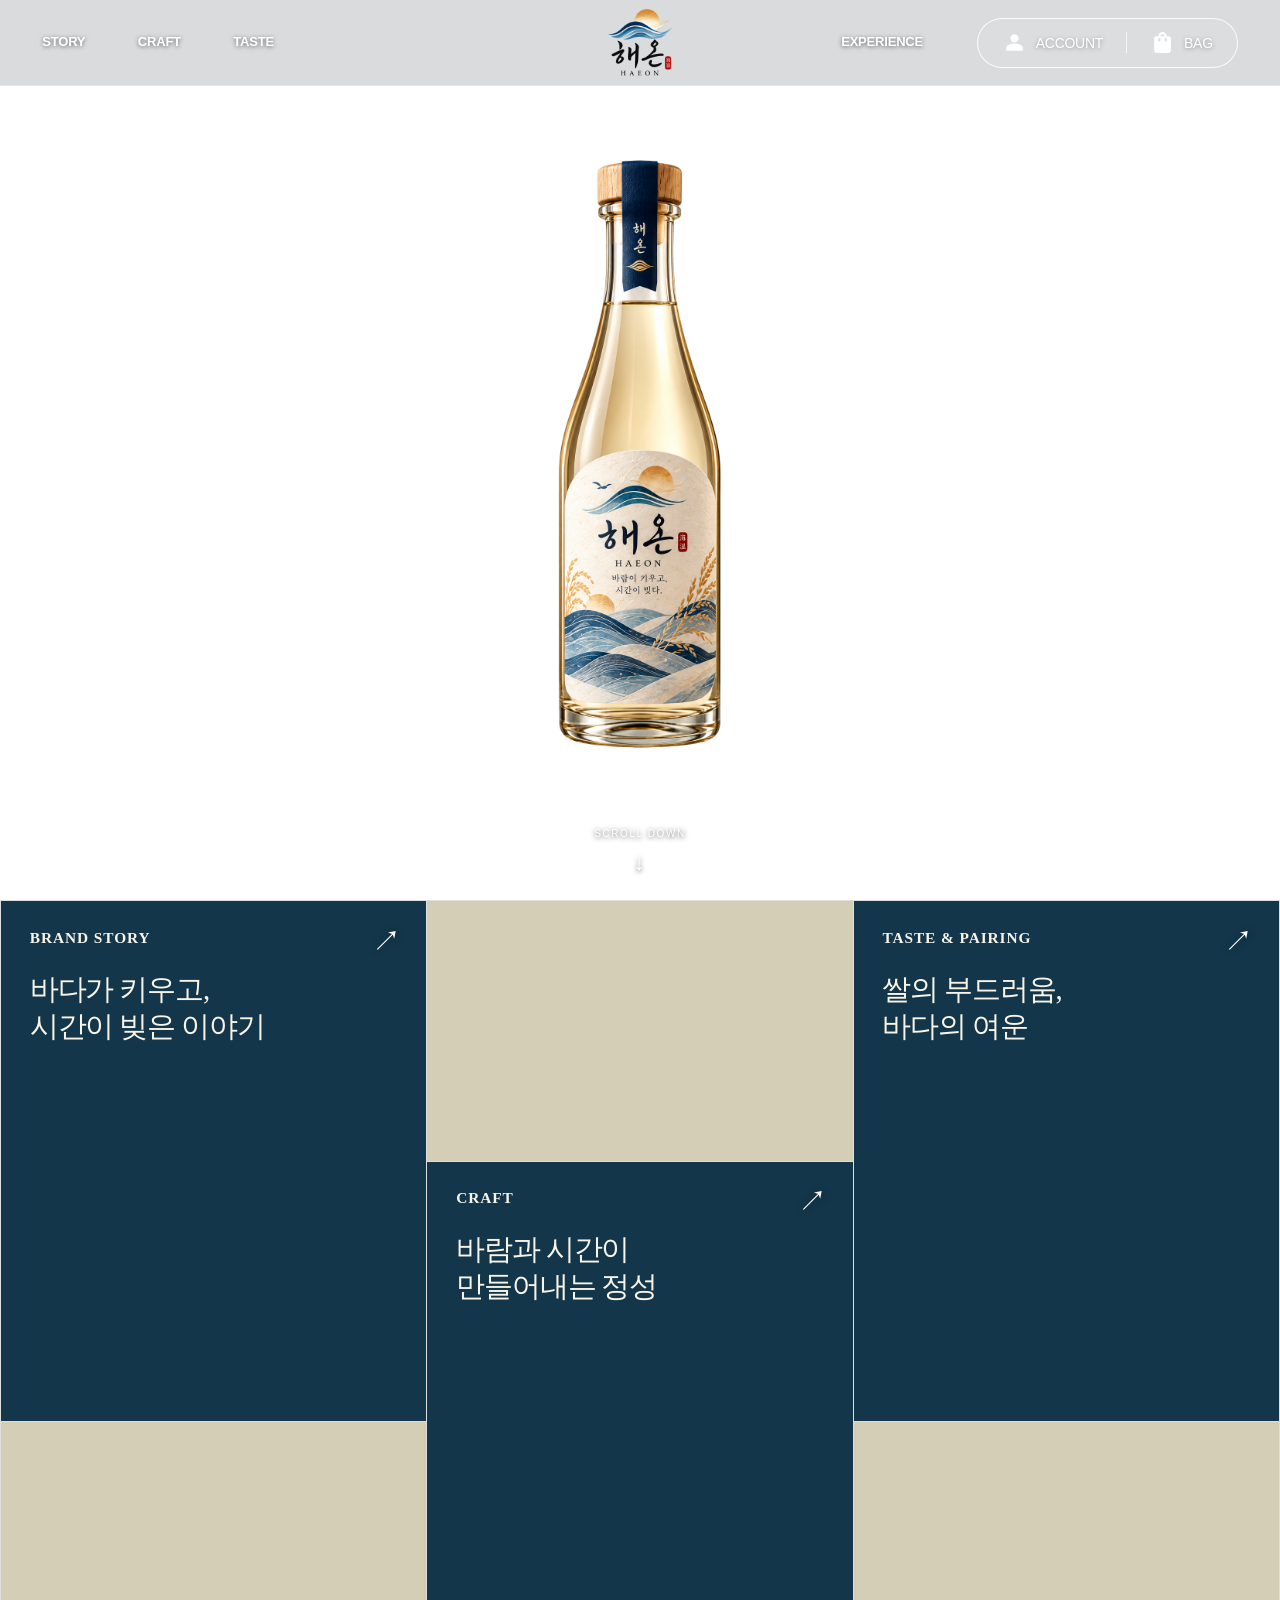
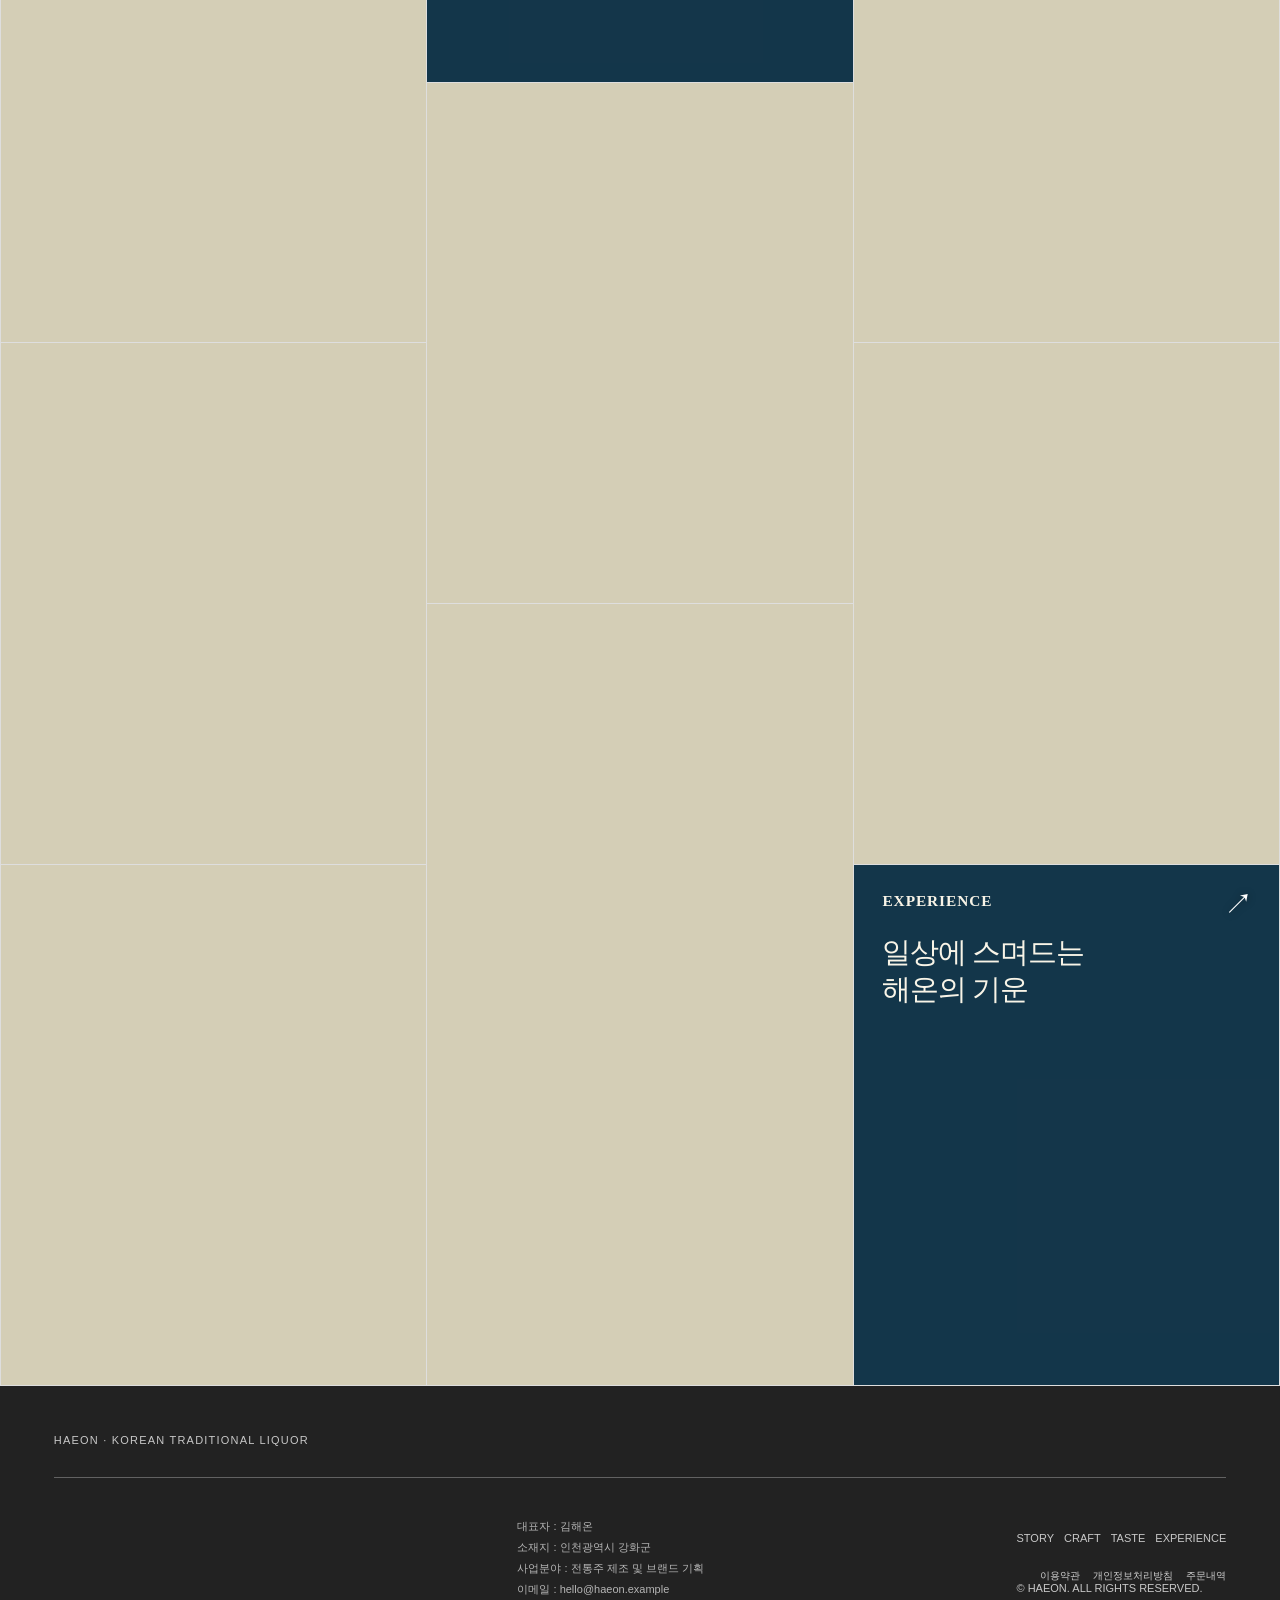
<file: index.html>
<!DOCTYPE html>
<html lang="ko">
<head>
  <meta charset="UTF-8">
  <meta http-equiv="refresh" content="0; url=./haeon/index.html">
  <title>HAEON | 해온</title>
</head>
<body>
  <p>
    <a href="./haeon/index.html">해온 웹사이트로 이동하기</a>
  </p>
</body>
</html>
</file>
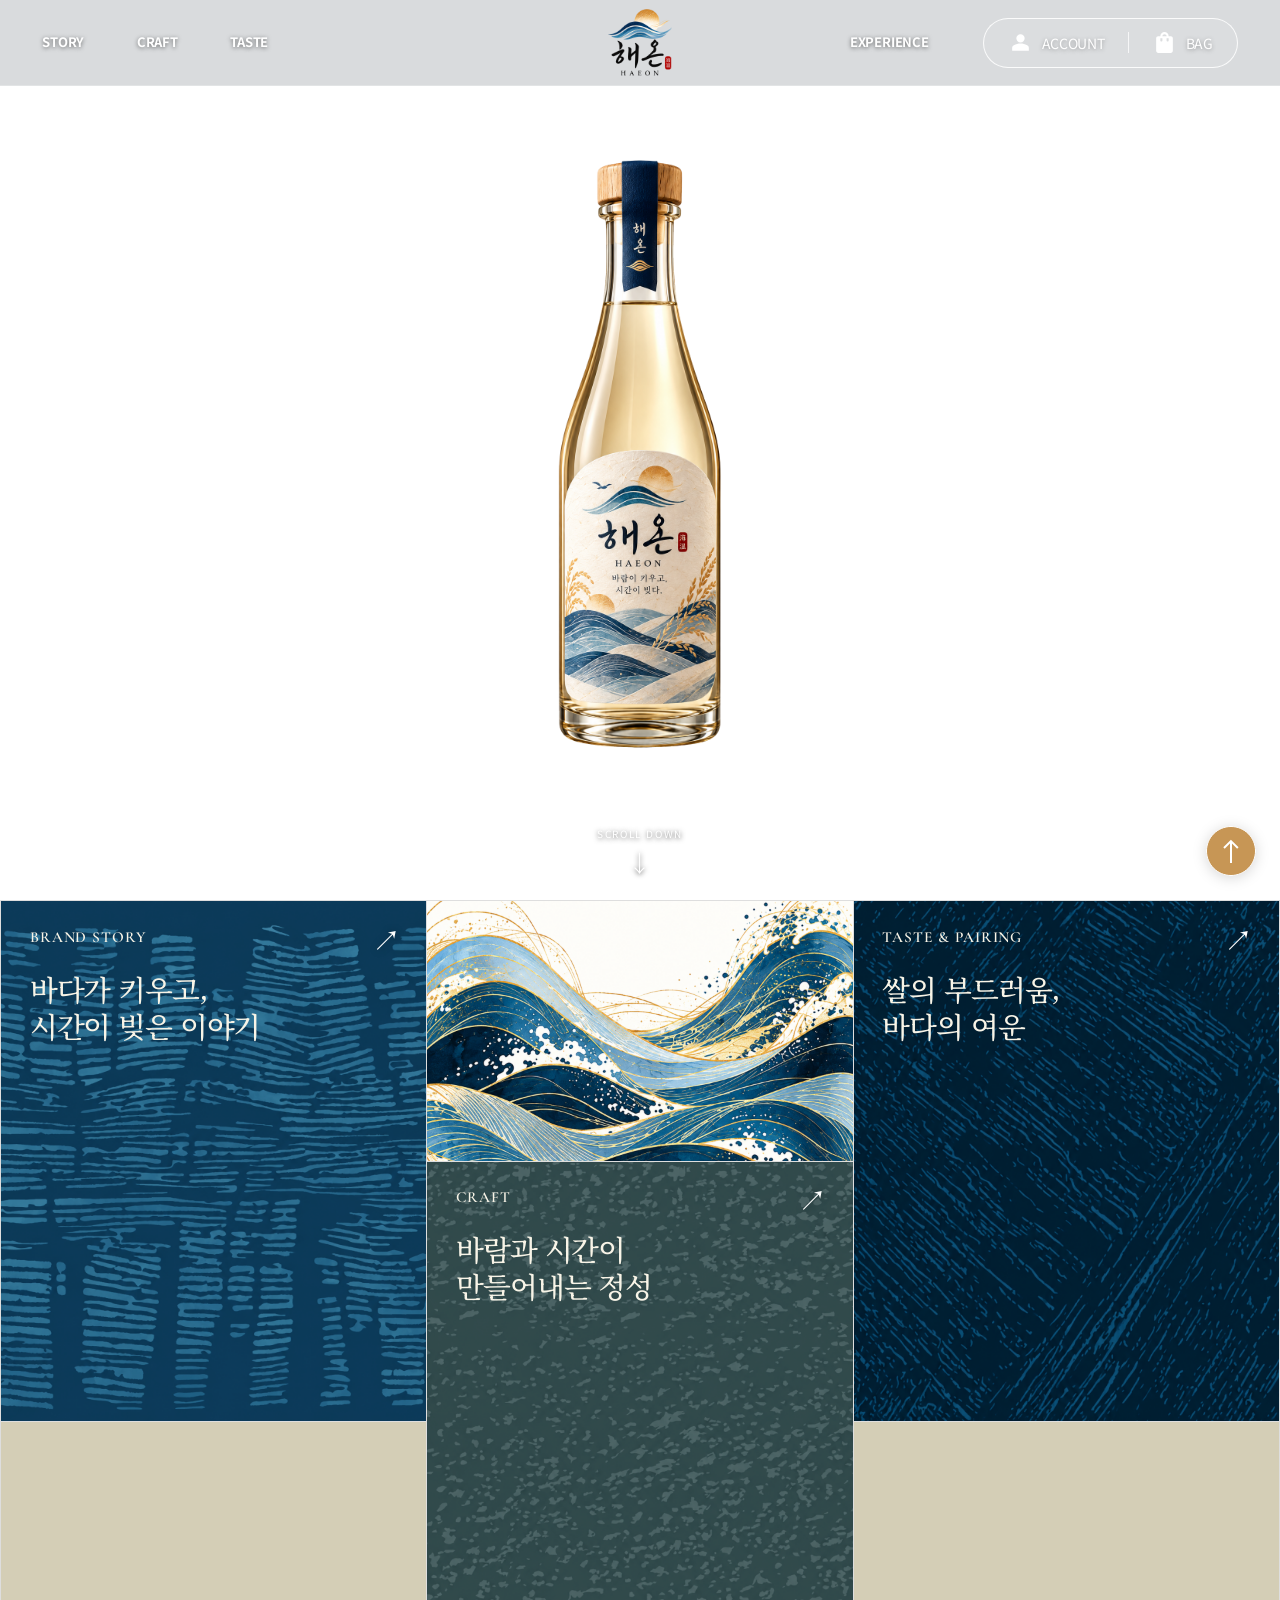
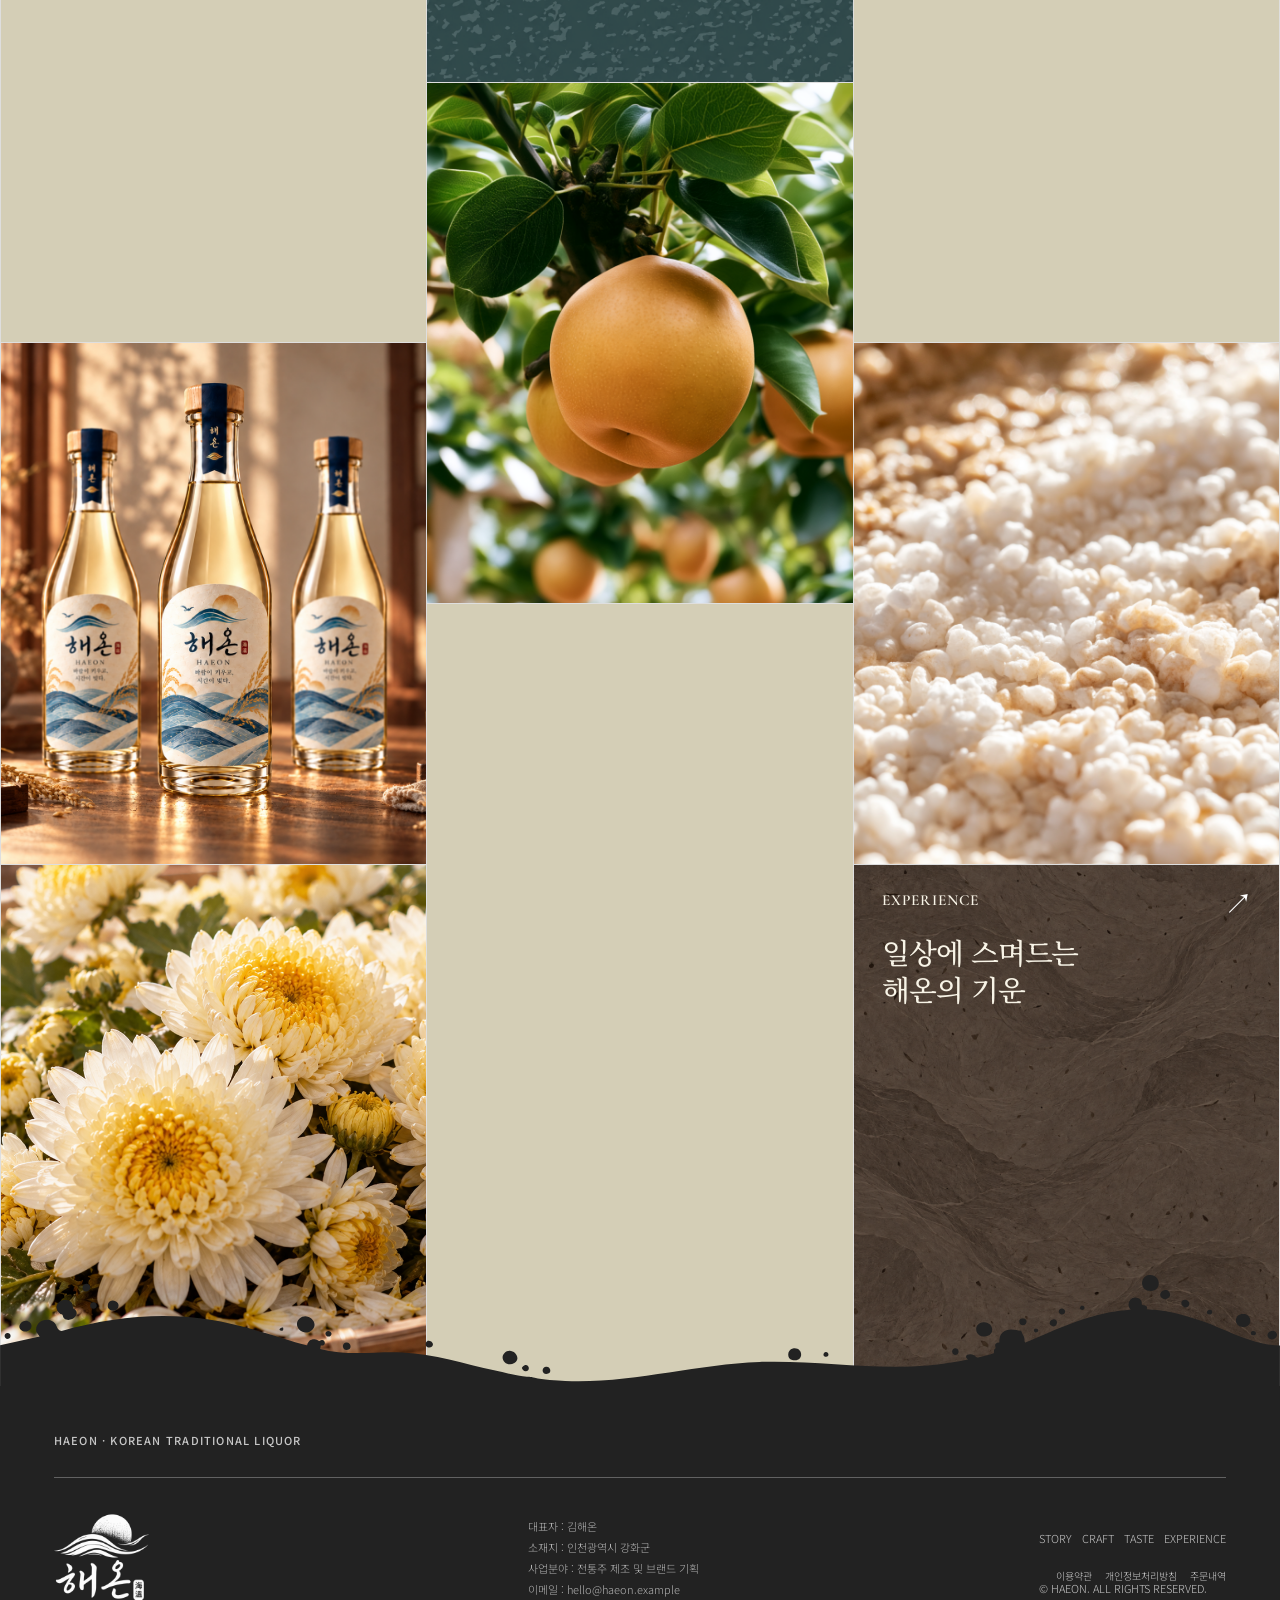
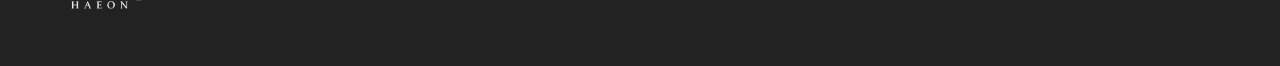
<file: haeon/index.html>
<!DOCTYPE html>
<html lang="ko"><head><meta charset="UTF-8"><meta name="viewport" content="width=device-width, initial-scale=1"><meta name="theme-color" content="#18324a"><meta name="description" content="바람이 키우고, 시간이 빚다. 프리미엄 한국 약주 해온 HAEON의 브랜드 이야기, 재료, 풍미와 컬렉션."><title>바람이 키우고, 시간이 빚다 | 해온 HAEON</title><link rel="icon" href="assets/favicon.svg" type="image/svg+xml"><link rel="preconnect" href="https://fonts.googleapis.com"><link rel="preconnect" href="https://fonts.gstatic.com" crossorigin><link href="https://fonts.googleapis.com/css2?family=Cormorant+Garamond:wght@400;500;600&family=Noto+Sans+KR:wght@300;400;500&family=Noto+Serif+KR:wght@400;500;600&display=swap" rel="stylesheet"><link rel="stylesheet" href="css/style.css"><link rel="stylesheet" href="css/mosaic.css?v=mobile-one-column-20261019"><script src="js/main.js" defer></script><link rel="stylesheet" href="css/header.css"><link rel="stylesheet" href="css/footer.css?v=haeon-wave-final-2"><link rel="stylesheet" href="css/scroll-overlap.css"><link rel="stylesheet" href="css/commerce.css?v=align-center-20261019"><link rel="stylesheet" href="css/home-transparent-header.css?v=20261019"><script src="js/commerce.js" defer></script></head>
<body data-page="index"><a class="skip-link" href="#main">본문으로 바로가기</a>
<header class="site-header minimal-header"><nav class="header-nav" aria-label="브랜드 메뉴"><div class="story-menu"><a class="story-menu__trigger" href="brand.html" aria-haspopup="true" aria-expanded="false" aria-controls="story-submenu">STORY</a><div class="story-menu__dropdown" id="story-submenu" aria-label="STORY 하위 메뉴"><a href="brand.html">STORY</a><a href="brand-detail.html">CI</a></div></div><a href="craft.html">CRAFT</a><a href="taste.html">TASTE</a></nav><a class="header-logo" href="index.html" aria-label="해온 HAEON 홈"><img src="assets/images/haeon-logo.png" alt="해온 HAEON" width="180" height="188"></a><nav class="header-experience" aria-label="구매 메뉴"><a href="shop.html">EXPERIENCE</a></nav><div class="haeon-shop-actions" aria-label="계정 및 장바구니">
    <a class="haeon-account-link" href="account.html" aria-label="회원가입 및 계정"><img class="haeon-action-icon" src="assets/images/ACCOUNT%201.svg" alt="" width="25" height="25"><span class="haeon-action-label">ACCOUNT</span></a>
    <span class="haeon-shop-actions__divider" aria-hidden="true"></span>
    <button class="haeon-cart-trigger" type="button" data-cart-open aria-label="장바구니 열기"><img class="haeon-action-icon" src="assets/images/BAG%201.svg" alt="" width="25" height="25"><span class="haeon-action-label">BAG</span></button>
  </div></header>

<main id="main"><section class="product-stage" aria-labelledby="haeon-title"><h1 id="haeon-title" class="visually-hidden">해온 HAEON — 바람이 키우고, 시간이 빚다.</h1><video class="product-stage__background-video" autoplay muted loop playsinline preload="metadata" aria-hidden="true" tabindex="-1">
  <source src="assets/images/home/sea.mp4" type="video/mp4">
</video>
<img class="product-stage__bottle" src="assets/images/home/haeon-hero-bottle.png" alt="우드 캡과 파도 라벨을 갖춘 해온 약주 병" fetchpriority="high" decoding="async" width="960" height="1440"><a class="product-stage__scroll" href="#discover">SCROLL DOWN<span aria-hidden="true">↓</span></a></section>
<div id="discover" class="mosaic-scroll" role="region" aria-label="해온 콘텐츠 격자">
<section class="main-mosaic" aria-label="해온 브랜드 메인 콘텐츠">
<a class="menu-tile area-brand" href="brand.html"><img class="menu-tile__background" src="assets/images/home/blue_print.png" alt="" loading="lazy" decoding="async"><span class="menu-tile__eyebrow">BRAND STORY</span><h2>바다가 키우고,<br>시간이 빚은 이야기</h2><span class="menu-tile__arrow" aria-hidden="true">↗</span></a>
<div class="mosaic-image area-image2"><video autoplay muted loop playsinline preload="metadata"><source src="assets/images/home/rice_plant.mp4" type="video/mp4"></video></div>
<div class="mosaic-image area-image4"><img class="" src="assets/images/home/haeon_bottles.png" alt="바람이 키우고 시간이 빚다" loading="lazy" decoding="async"></div>
<div class="mosaic-image area-image7"><img class="" src="assets/images/home/chrysanthemum.png" alt="은은한 향을 더하는 국화" loading="lazy" decoding="async"></div>
<div class="mosaic-image area-image1"><img class="" src="assets/images/home/wave.png" alt="잔잔히 밀려오는 파도" loading="lazy" decoding="async"></div>
<a class="menu-tile area-craft" href="craft.html"><img class="menu-tile__background" src="assets/images/home/green_pattern.png" alt="" loading="lazy" decoding="async"><span class="menu-tile__eyebrow">CRAFT</span><h2>바람과 시간이<br>만들어내는 정성</h2><span class="menu-tile__arrow" aria-hidden="true">↗</span></a>
<div class="mosaic-image area-image5"><img class="" src="assets/images/home/pear.png" alt="맑고 부드러운 단맛의 배" loading="lazy" decoding="async"></div>
<div class="mosaic-image area-image8"><video autoplay muted loop playsinline preload="metadata"><source src="assets/images/home/green_plum.mp4" type="video/mp4"></video></div>
<a class="menu-tile area-pairing" href="taste.html"><img class="menu-tile__background" src="assets/images/home/blue_pattern.png" alt="" loading="lazy" decoding="async"><span class="menu-tile__eyebrow">TASTE &amp; PAIRING</span><h2>쌀의 부드러움,<br>바다의 여운</h2><span class="menu-tile__arrow" aria-hidden="true">↗</span></a>
<div class="mosaic-image area-image3"><video autoplay muted loop playsinline preload="metadata"><source src="assets/images/home/dancheong.mp4" type="video/mp4"></video></div>
<div class="mosaic-image area-image6"><img class="" src="assets/images/home/yeast.png" alt="발효의 깊이를 더하는 누룩" loading="lazy" decoding="async"></div>
<a class="menu-tile area-image9" href="shop.html"><img class="menu-tile__background" src="assets/images/home/EXPRIENCE.png" alt="" loading="lazy" decoding="async"><span class="menu-tile__eyebrow">EXPERIENCE</span><h2>일상에 스며드는<br>해온의 기운</h2><span class="menu-tile__arrow" aria-hidden="true">↗</span></a>
</section>
</div></main>

<footer class="site-footer brand-footer">
  <div class="brand-footer__top">
    <p class="brand-footer__caption">HAEON · KOREAN TRADITIONAL LIQUOR</p>
    
  </div>
  <div class="brand-footer__body">
    <a class="brand-footer__logo" href="index.html" aria-label="해온 HAEON 홈"><img src="assets/images/haeon-logo-white.png" alt="해온 HAEON" width="276" height="293" loading="lazy" decoding="async"></a>
    <div class="brand-footer__message"><p>대표자 : 김해온</p><p>소재지 : 인천광역시 강화군</p><p>사업분야 : 전통주 제조 및 브랜드 기획</p><p>이메일 : hello@haeon.example</p></div>
    <div class="brand-footer__right">
      <nav class="brand-footer__nav" aria-label="하단 메뉴"><a href="brand.html">STORY</a><a href="craft.html">CRAFT</a><a href="taste.html">TASTE</a><a href="shop.html">EXPERIENCE</a></nav>
      <div class="haeon-legal-links"><a href="terms.html">이용약관</a><a href="privacy.html">개인정보처리방침</a><a href="orders.html">주문내역</a></div><p class="brand-footer__copyright">© HAEON. ALL RIGHTS RESERVED.</p>
    </div>
  </div>
</footer>
<div class="toast" role="status" aria-live="polite"></div>
<a class="haeon-to-top" href="#" aria-label="페이지 맨 위로 이동" title="맨 위로 이동"></a>
</body></html>
</file>
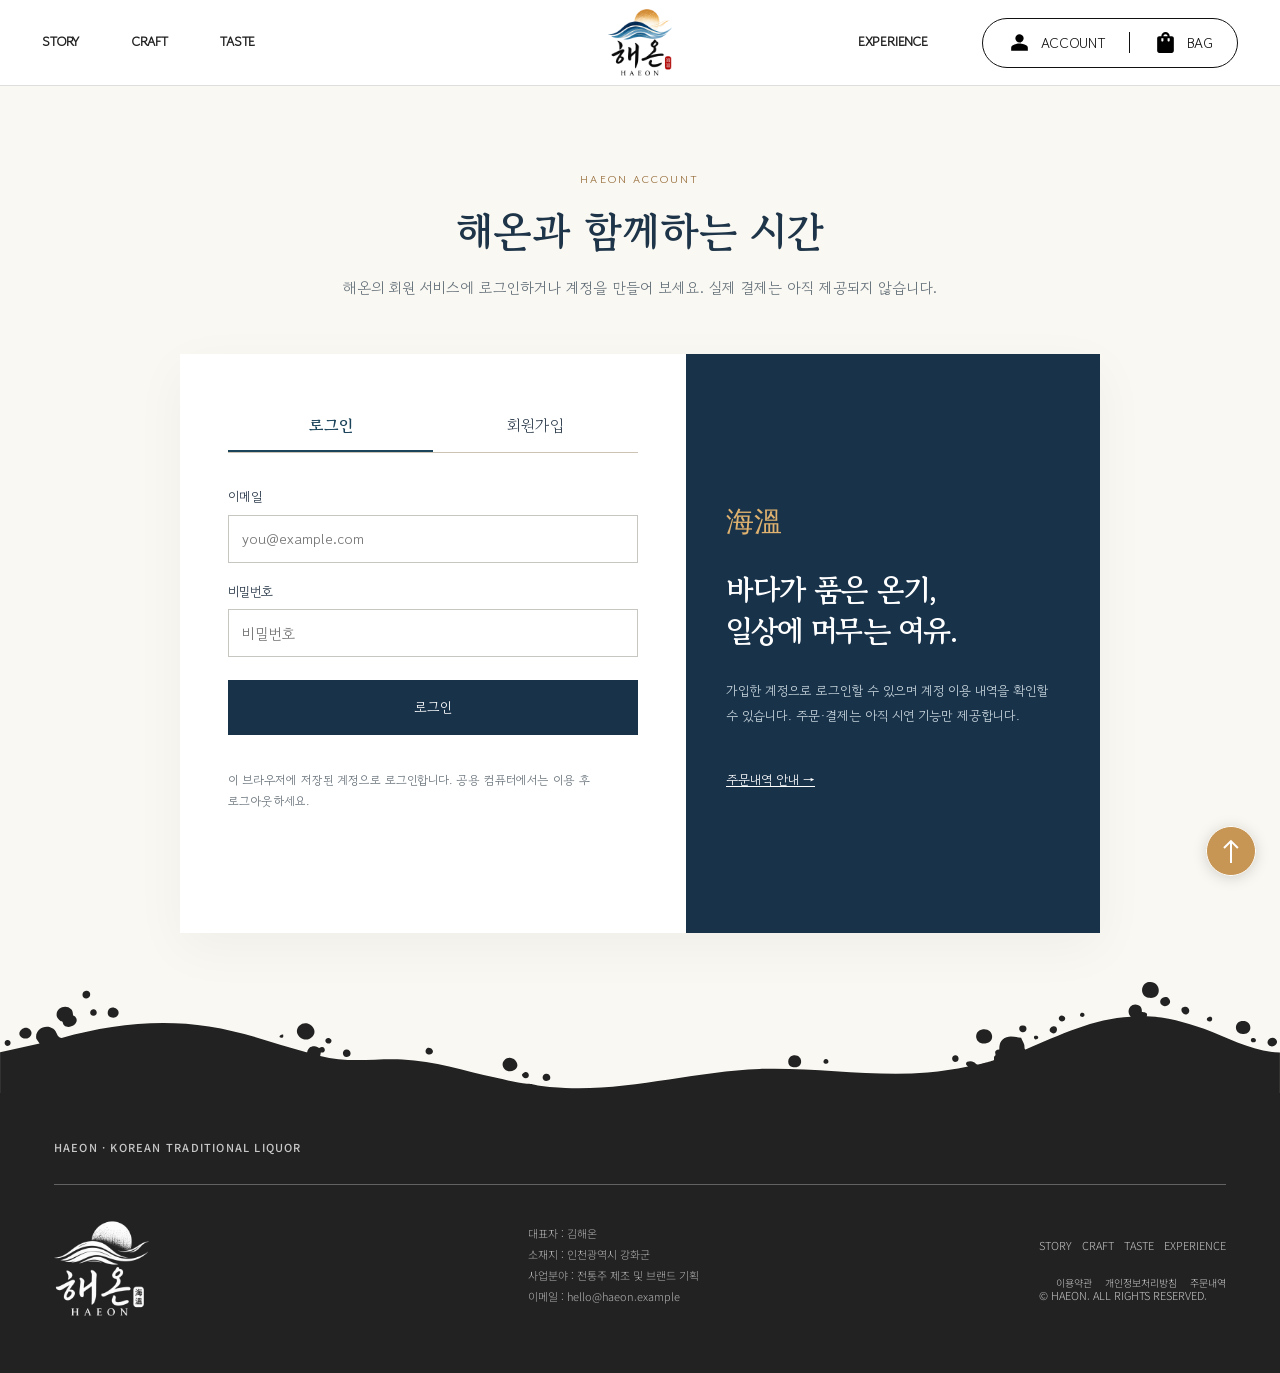
<file: haeon/account.html>
<!DOCTYPE html><html lang="ko"><head><title>로그인 · 회원가입 | 해온 HAEON</title><meta charset="UTF-8"><meta name="viewport" content="width=device-width, initial-scale=1"><meta name="theme-color" content="#18324a"><meta name="description" content="해온 HAEON 회원가입과 로그인 서비스를 제공하며 실제 주문 및 결제는 아직 진행되지 않습니다."><link rel="icon" href="assets/favicon.svg" type="image/svg+xml"><link rel="preconnect" href="https://fonts.googleapis.com"><link rel="preconnect" href="https://fonts.gstatic.com" crossorigin><link href="https://fonts.googleapis.com/css2?family=Cormorant+Garamond:wght@400;500;600&family=Gowun+Batang:wght@400;700&family=Gowun+Dodum&family=Noto+Sans+KR:wght@300;400;500&display=swap" rel="stylesheet"><link rel="stylesheet" href="css/style.css"><link rel="stylesheet" href="css/header.css"><link rel="stylesheet" href="css/footer.css"><link rel="stylesheet" href="css/commerce.css?v=align-center-20261019"><link rel="stylesheet" href="css/auth-management.css"><script src="js/main.js" defer></script><script src="js/commerce.js" defer></script><script src="js/account-local.js" defer></script></head><body data-page="account"><a class="skip-link" href="#main">본문으로 바로가기</a><header class="site-header minimal-header"><nav class="header-nav" aria-label="브랜드 메뉴"><div class="story-menu"><a class="story-menu__trigger" href="brand.html" aria-haspopup="true" aria-expanded="false" aria-controls="story-submenu">STORY</a><div class="story-menu__dropdown" id="story-submenu" aria-label="STORY 하위 메뉴"><a href="brand.html">STORY</a><a href="brand-detail.html">CI</a></div></div><a href="craft.html">CRAFT</a><a href="taste.html">TASTE</a></nav><a class="header-logo" href="index.html" aria-label="해온 HAEON 홈"><img src="assets/images/haeon-logo.png" alt="해온 HAEON" width="180" height="188"></a><nav class="header-experience" aria-label="구매 메뉴"><a href="shop.html">EXPERIENCE</a></nav><div class="haeon-shop-actions" aria-label="계정 및 장바구니">
    <a class="haeon-account-link" href="account.html" aria-label="회원가입 및 계정"><img class="haeon-action-icon" src="assets/images/ACCOUNT%201.svg" alt="" width="25" height="25"><span class="haeon-action-label">ACCOUNT</span></a>
    <span class="haeon-shop-actions__divider" aria-hidden="true"></span>
    <button class="haeon-cart-trigger" type="button" data-cart-open aria-label="장바구니 열기"><img class="haeon-action-icon" src="assets/images/BAG%201.svg" alt="" width="25" height="25"><span class="haeon-action-label">BAG</span></button>
  </div></header><main id="main" class="commerce-main"><div class="commerce-shell commerce-narrow"><div class="commerce-page-header commerce-page-header--center"><p class="commerce-eyebrow">HAEON ACCOUNT</p><h1>해온과 함께하는 시간</h1><p>해온의 회원 서비스에 로그인하거나 계정을 만들어 보세요. 실제 결제는 아직 제공되지 않습니다.</p></div><div class="commerce-auth-layout"><div class="commerce-auth-panel"><div class="commerce-auth-tabs" role="tablist" aria-label="계정 메뉴"><button type="button" role="tab" aria-selected="true" aria-controls="haeon-login" id="login-tab" data-auth-tab="login">로그인</button><button type="button" role="tab" aria-selected="false" aria-controls="haeon-register" id="register-tab" data-auth-tab="register">회원가입</button></div><form id="haeon-login" class="commerce-auth-form" role="tabpanel" aria-labelledby="login-tab"><label>이메일<input type="email" name="email" autocomplete="email" required placeholder="you@example.com"></label><label>비밀번호<input type="password" name="password" autocomplete="current-password" minlength="10" required placeholder="비밀번호"></label><button type="submit" class="commerce-primary">로그인</button><p class="commerce-helper">이 브라우저에 저장된 계정으로 로그인합니다. 공용 컴퓨터에서는 이용 후 로그아웃하세요.</p></form><form id="haeon-register" class="commerce-auth-form" role="tabpanel" aria-labelledby="register-tab" hidden><label>이름<input type="text" name="name" required placeholder="이름" autocomplete="name"></label><label>이메일<input type="email" name="email" required placeholder="you@example.com" autocomplete="email"></label><label>비밀번호 (10자 이상)<input type="password" name="password" minlength="10" autocomplete="new-password" required></label><label>비밀번호 확인<input type="password" name="password-confirm" minlength="10" autocomplete="new-password" required></label><label class="commerce-check"><input type="checkbox" name="adult" required><span>19세 이상임을 확인합니다. (자기 확인 · 법적 성인인증과 별개)</span></label><label class="commerce-check"><input type="checkbox" name="terms" required><span><a href="terms.html" target="_blank" rel="noopener">이용약관</a>에 동의합니다. (필수)</span></label><label class="commerce-check"><input type="checkbox" name="privacy" required><span><a href="privacy.html" target="_blank" rel="noopener">개인정보 처리 안내</a>를 확인했습니다. (필수)</span></label><label class="commerce-check"><input type="checkbox" name="marketing"><span>새 소식 및 혜택 안내에 동의합니다. (선택 · 아직 발송하지 않음)</span></label><button type="submit" class="commerce-primary">회원가입</button><p class="commerce-helper">회원 정보는 이 브라우저의 로컬 스토리지에 저장됩니다. 브라우저 데이터를 삭제하면 계정도 삭제되며 다른 기기와 공유되지 않습니다. 실제 비밀번호 대신 테스트용 비밀번호를 사용해 주세요. 이메일 인증·법적 성인인증은 제공되지 않습니다.</p></form><p id="haeon-auth-message" class="commerce-auth-message" role="status" aria-live="polite"></p><section id="haeon-account-dashboard" class="haeon-account-dashboard" hidden><h2>내 계정</h2><p id="haeon-account-greeting"></p><p id="haeon-account-email"></p><p class="commerce-helper">회원정보는 이 브라우저에 저장되어 있습니다. 결제 및 주문 이력 저장 기능은 아직 제공되지 않습니다.</p><a href="admin-members.html" id="haeon-admin-link" class="commerce-secondary" hidden>회원 관리 페이지 →</a><button type="button" class="commerce-primary" id="haeon-logout">로그아웃 ↗</button></section></div><aside class="commerce-auth-aside"><span>海溫</span><h2>바다가 품은 온기,<br>일상에 머무는 여유.</h2><p>가입한 계정으로 로그인할 수 있으며 계정 이용 내역을 확인할 수 있습니다. 주문·결제는 아직 시연 기능만 제공합니다.</p><a href="orders.html">주문내역 안내 →</a></aside></div></div></main><footer class="site-footer brand-footer">
  <div class="brand-footer__top"><p class="brand-footer__caption">HAEON · KOREAN TRADITIONAL LIQUOR</p></div>
  <div class="brand-footer__body"><a class="brand-footer__logo" href="index.html" aria-label="해온 HAEON 홈"><img src="assets/images/haeon-logo-white.png" alt="해온 HAEON" width="276" height="293"></a><div class="brand-footer__message"><p>대표자 : 김해온</p><p>소재지 : 인천광역시 강화군</p><p>사업분야 : 전통주 제조 및 브랜드 기획</p><p>이메일 : hello@haeon.example</p></div><div class="brand-footer__right"><nav class="brand-footer__nav" aria-label="하단 메뉴"><a href="brand.html">STORY</a><a href="craft.html">CRAFT</a><a href="taste.html">TASTE</a><a href="shop.html">EXPERIENCE</a></nav><div class="haeon-legal-links"><a href="terms.html">이용약관</a><a href="privacy.html">개인정보처리방침</a><a href="orders.html">주문내역</a></div><p class="brand-footer__copyright">© HAEON. ALL RIGHTS RESERVED.</p></div></div>
</footer><div class="toast" role="status" aria-live="polite"></div>
<a class="haeon-to-top" href="#" aria-label="페이지 맨 위로 이동" title="맨 위로 이동"></a>
</body></html>
</file>
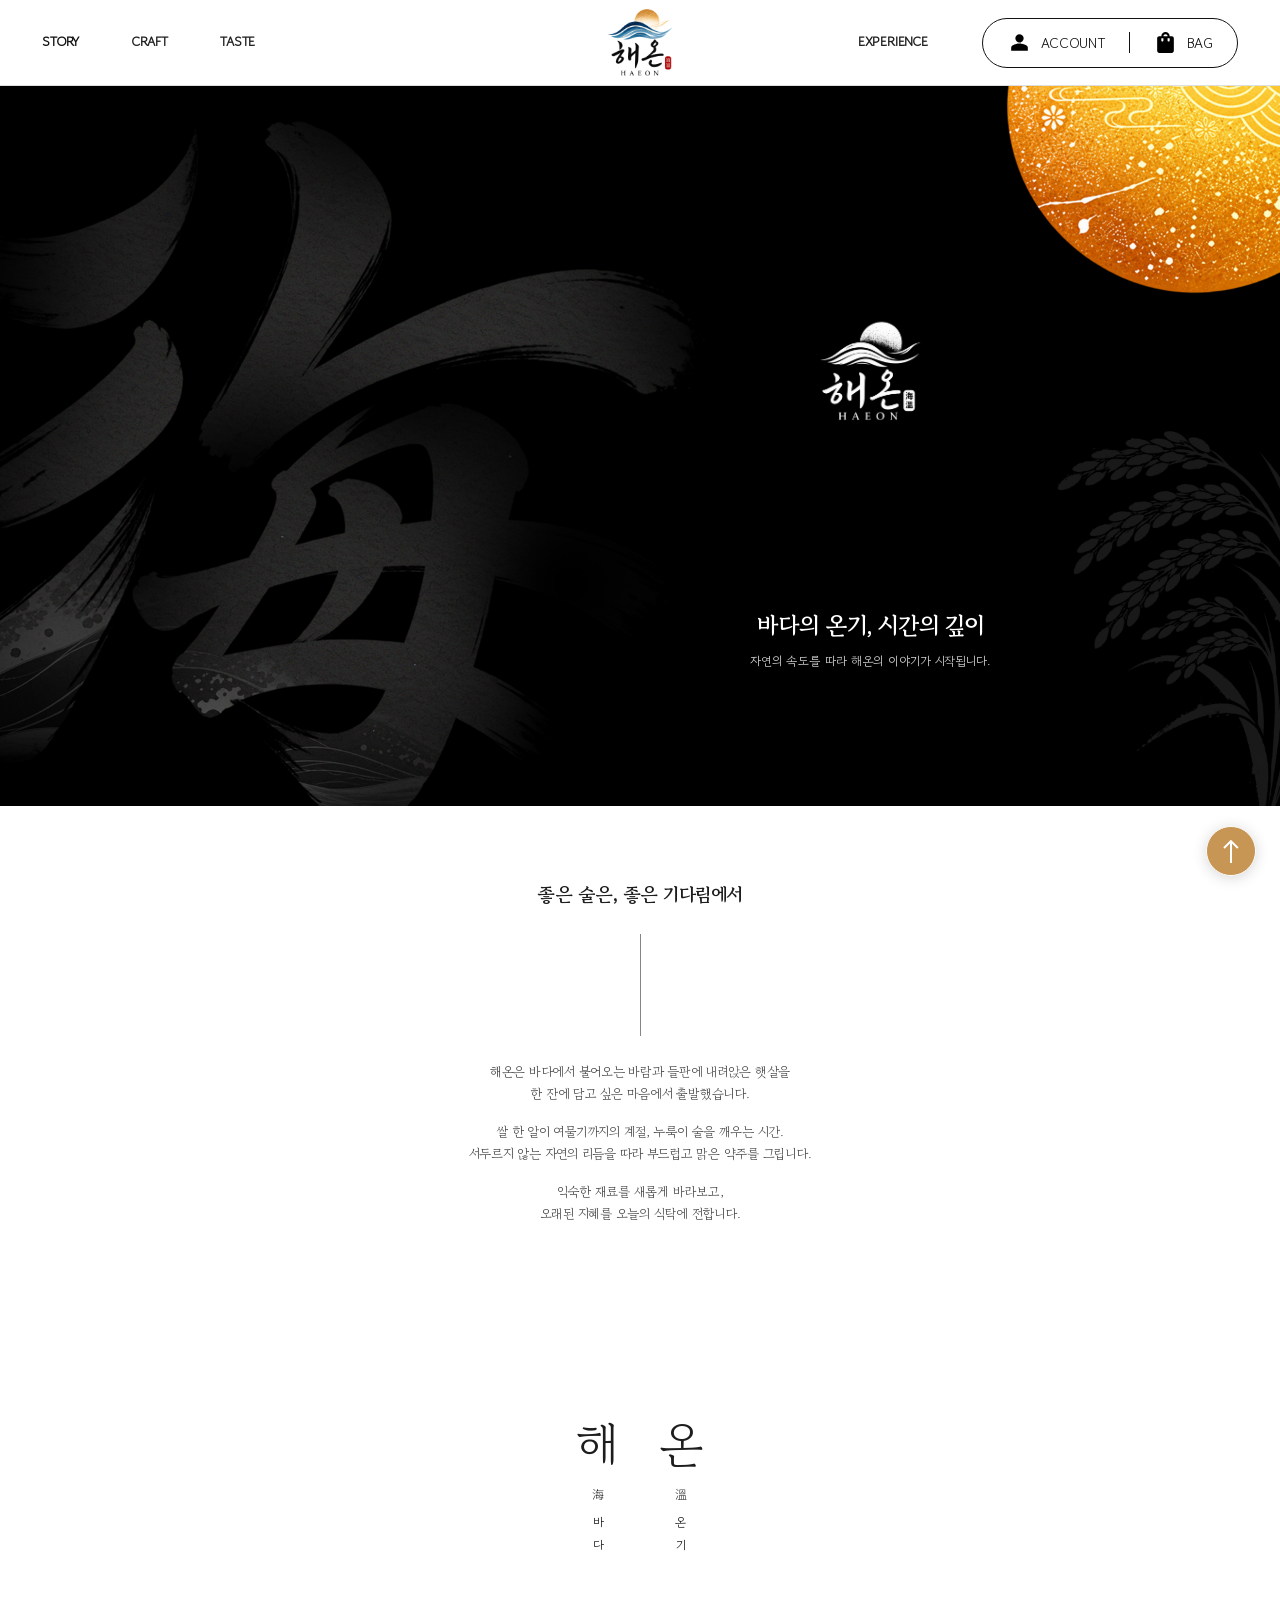
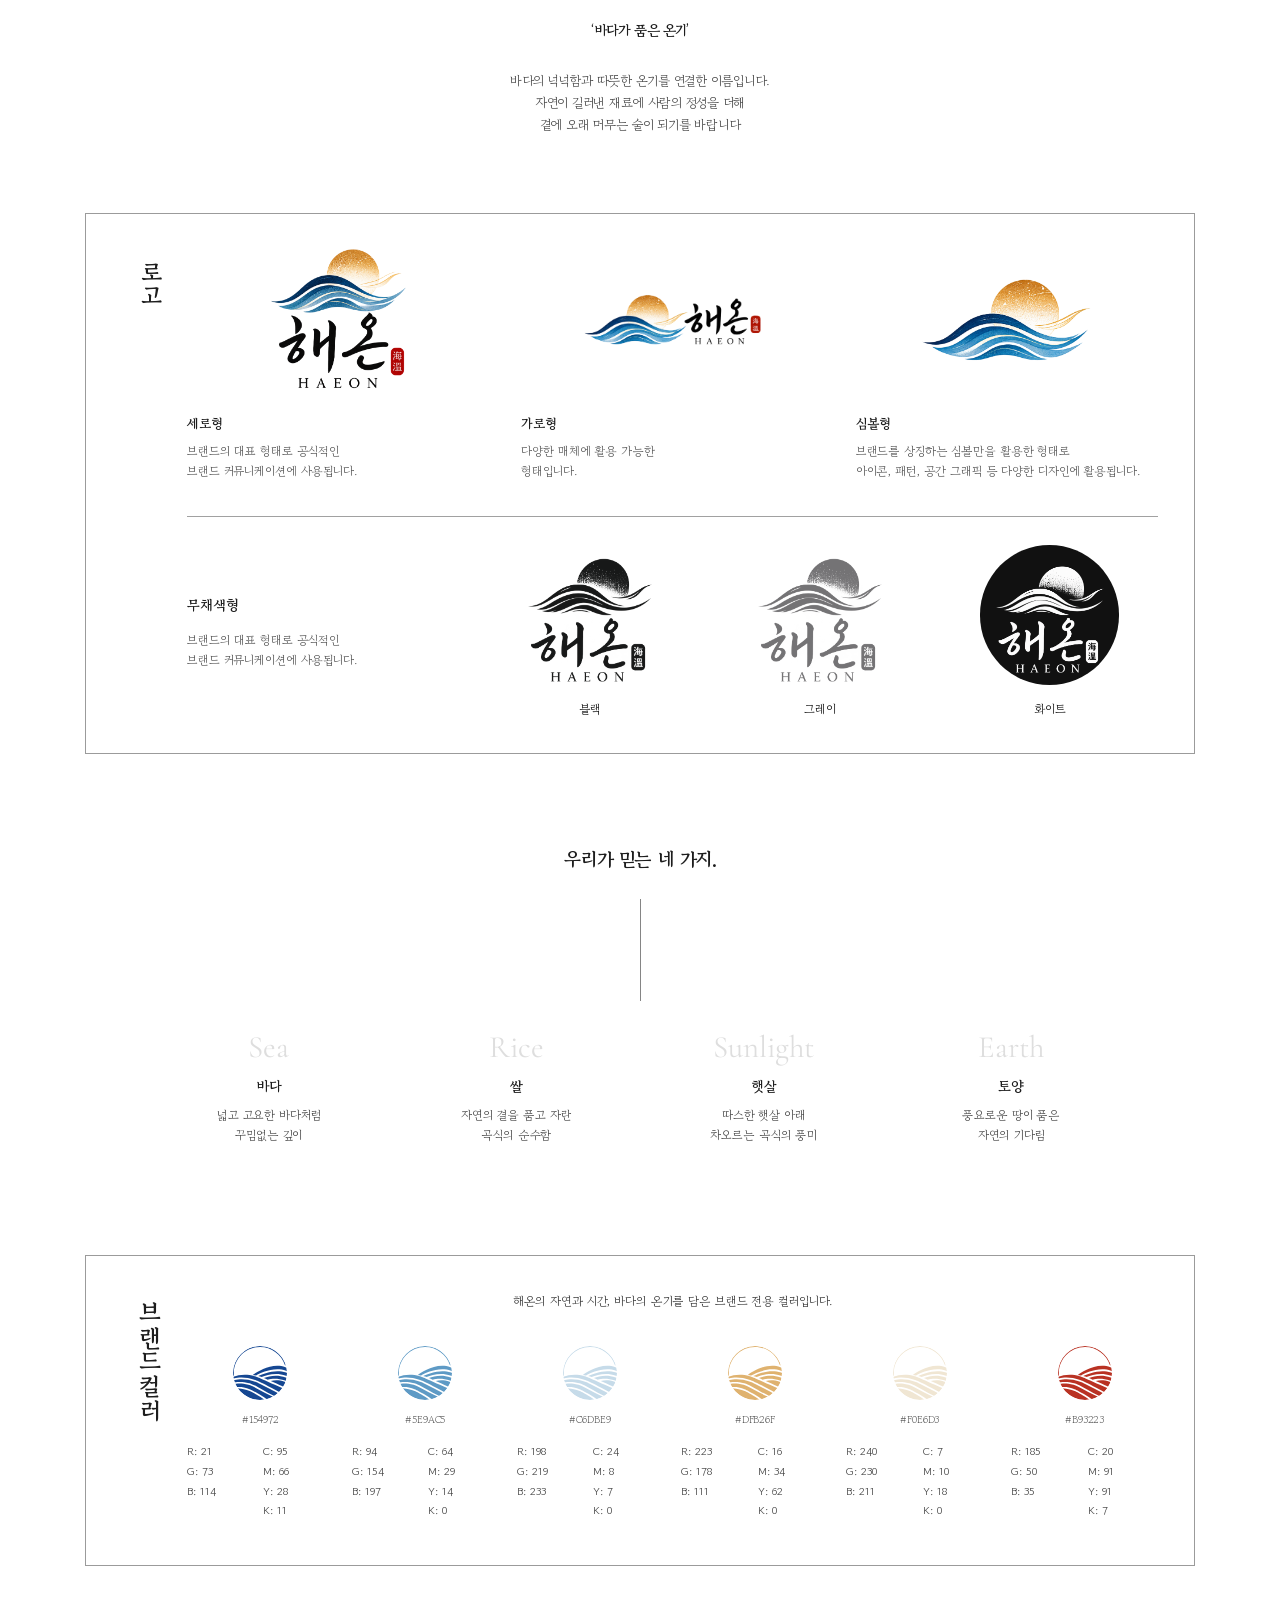
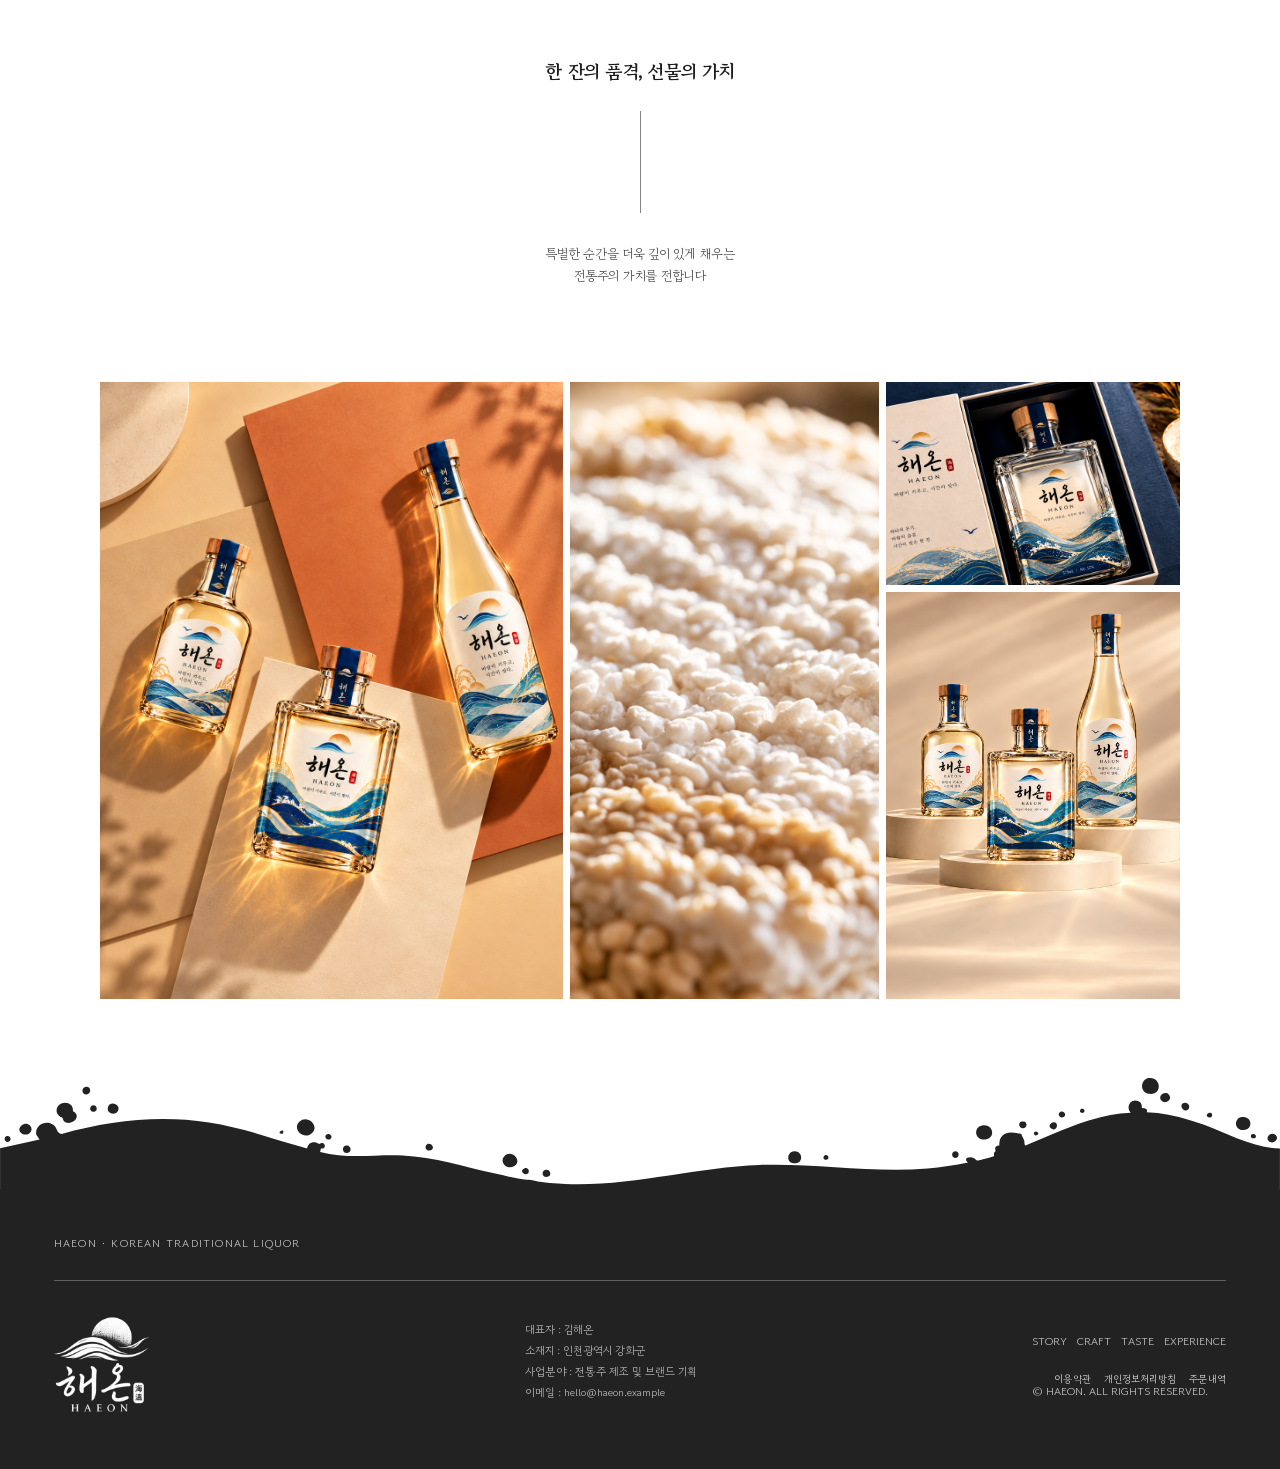
<file: haeon/brand-detail.html>
<!DOCTYPE html>
<html lang="ko"><head><meta charset="UTF-8"><meta name="viewport" content="width=device-width, initial-scale=1"><meta name="theme-color" content="#18324a"><meta name="description" content="바람이 키우고, 시간이 빚다. 프리미엄 한국 약주 해온 HAEON의 브랜드 이야기, 재료, 풍미와 컬렉션."><title>브랜드 아이덴티티 | 해온 HAEON</title><link rel="icon" href="assets/favicon.svg" type="image/svg+xml"><link rel="preconnect" href="https://fonts.googleapis.com"><link rel="preconnect" href="https://fonts.gstatic.com" crossorigin><link href="https://fonts.googleapis.com/css2?family=Cormorant+Garamond:wght@400;500;600&family=Noto+Sans+KR:wght@300;400;500&family=Noto+Serif+KR:wght@400;500;600&display=swap" rel="stylesheet"><link rel="stylesheet" href="css/style.css"><script src="js/main.js" defer></script><link rel="stylesheet" href="css/header.css"><link rel="stylesheet" href="css/footer.css?v=haeon-wave-final-2"><link rel="stylesheet" href="css/brand-v2.css?v=20261016-titlefix"><link rel="stylesheet" href="css/brand-landing.css"><link rel="stylesheet" href="css/commerce.css?v=align-center-20261019"><script src="js/commerce.js" defer></script></head>
<body data-page="brand"><a class="skip-link" href="#main">본문으로 바로가기</a>
<header class="site-header minimal-header"><nav class="header-nav" aria-label="브랜드 메뉴"><div class="story-menu"><a class="story-menu__trigger" href="brand.html" aria-haspopup="true" aria-expanded="false" aria-controls="story-submenu" aria-current="page">STORY</a><div class="story-menu__dropdown" id="story-submenu" aria-label="STORY 하위 메뉴"><a href="brand.html">STORY</a><a href="brand-detail.html" aria-current="page">CI</a></div></div><a href="craft.html">CRAFT</a><a href="taste.html">TASTE</a></nav><a class="header-logo" href="index.html" aria-label="해온 HAEON 홈"><img src="assets/images/haeon-logo.png" alt="해온 HAEON" width="180" height="188"></a><nav class="header-experience" aria-label="구매 메뉴"><a href="shop.html">EXPERIENCE</a></nav><div class="haeon-shop-actions" aria-label="계정 및 장바구니">
    <a class="haeon-account-link" href="account.html" aria-label="회원가입 및 계정"><img class="haeon-action-icon" src="assets/images/ACCOUNT%201.svg" alt="" width="25" height="25"><span class="haeon-action-label">ACCOUNT</span></a>
    <span class="haeon-shop-actions__divider" aria-hidden="true"></span>
    <button class="haeon-cart-trigger" type="button" data-cart-open aria-label="장바구니 열기"><img class="haeon-action-icon" src="assets/images/BAG%201.svg" alt="" width="25" height="25"><span class="haeon-action-label">BAG</span></button>
  </div></header>

<main id="main" class="brand-v2-main">
  <section class="brand-v2-hero" aria-labelledby="brand-v2-title">
    <div class="brand-v2-hero__inner">
      <div class="brand-v2-hero__logo-placeholder"><img src="assets/images/story/logo/foot_logo_white.png" alt="타이틀 로고"></div>
      <div class="brand-v2-hero__copy">
        <h1 id="brand-v2-title">바다의 온기, 시간의 깊이</h1>
        <p>자연의 속도를 따라 해온의 이야기가 시작됩니다.</p>
      </div>
    </div>
  </section>

  <section class="brand-v2-page">
    <section class="brand-v2-intro brand-v2-block brand-v2-block--narrow center reveal">
      <h2>좋은 술은, 좋은 기다림에서</h2>
      <div class="brand-v2-prose">
        <p>해온은 바다에서 불어오는 바람과 들판에 내려앉은 햇살을<br class="brand-v2-line-break"> 한 잔에 담고 싶은 마음에서 출발했습니다.</p>
        <p>쌀 한 알이 여물기까지의 계절, 누룩이 술을 깨우는 시간.<br class="brand-v2-line-break"> 서두르지 않는 자연의 리듬을 따라 부드럽고 맑은 약주를 그립니다.</p>
        <p>익숙한 재료를 새롭게 바라보고,<br class="brand-v2-line-break"> 오래된 지혜를 오늘의 식탁에 전합니다.</p>
      </div>
    </section>

    <section class="brand-v2-naming brand-v2-block brand-v2-block--narrow center reveal">
      <div class="brand-v2-namepair" aria-label="해온: 해(海)는 바다, 온(溫)은 온기">
        <div class="brand-v2-namepair__item">
          <strong>해</strong><span>海</span><em>바<br>다</em>
        </div>
        <div class="brand-v2-namepair__item">
          <strong>온</strong><span>溫</span><em>온<br>기</em>
        </div>
      </div>
      <h3>‘바다가 품은 온기’</h3>
      <p>바다의 넉넉함과 따뜻한 온기를 연결한 이름입니다.<br class="brand-v2-line-break"> 자연이 길러낸 재료에 사람의 정성을 더해<br class="brand-v2-line-break"> 곁에 오래 머무는 술이 되기를 바랍니다</p>
    </section>

    <section class="brand-v2-block brand-v2-left-title brand-v2-logo-section reveal">
      <div class="brand-v2-left-title__label">로고</div>
      <div class="brand-v2-left-title__content">
        <div class="brand-v2-logo-grid">
          <article class="brand-v2-logo-card">
            <div class="brand-v2-placeholder brand-v2-placeholder--logo"><img src="assets/images/story/logo/head_logo_vertical.png" alt="세로형 브랜드 로고"></div>
            <h3>세로형</h3>
            <p>브랜드의 대표 형태로 공식적인<br class="brand-v2-caption-break">브랜드 커뮤니케이션에 사용됩니다.</p>
          </article>
          <article class="brand-v2-logo-card">
            <div class="brand-v2-placeholder brand-v2-placeholder--logo"><img src="assets/images/story/logo/head_logo_horizontal.png" alt="가로형 브랜드 로고"></div>
            <h3>가로형</h3>
            <p>다양한 매체에 활용 가능한<br class="brand-v2-caption-break">형태입니다.</p>
          </article>
          <article class="brand-v2-logo-card">
            <div class="brand-v2-placeholder brand-v2-placeholder--logo"><img src="assets/images/story/logo/head_logo_symbol.png" alt="심볼형 브랜드 로고"></div>
            <h3>심볼형</h3>
            <p>브랜드를 상징하는 심볼만을 활용한 형태로<br class="brand-v2-caption-break">아이콘, 패턴, 공간 그래픽 등 다양한 디자인에 활용됩니다.</p>
          </article>
        </div>
        <div class="brand-v2-mono-row">
          <div class="brand-v2-mono-caption">
            <h4>무채색형</h4>
            <p>브랜드의 대표 형태로 공식적인<br class="brand-v2-caption-break">브랜드 커뮤니케이션에 사용됩니다.</p>
          </div>
          <div class="brand-v2-mono">
            <article class="brand-v2-mono__item"><div class="brand-v2-placeholder brand-v2-placeholder--mono"><img src="assets/images/story/logo/foot_logo_black.png" alt="가로형 브랜드 로고"></div><p>블랙</p></article>
            <article class="brand-v2-mono__item"><div class="brand-v2-placeholder brand-v2-placeholder--mono"><img src="assets/images/story/logo/foot_logo_grey.png" alt="가로형 브랜드 로고"></div><p>그레이</p></article>
            <article class="brand-v2-mono__item"><div class="brand-v2-placeholder brand-v2-placeholder--mono brand-v2-placeholder--mono-dark"><img src="assets/images/story/logo/foot_logo_white.png" alt="가로형 브랜드 로고"></div><p>화이트</p></article>
          </div>
        </div>
      </div>
    </section>

    <section class="brand-v2-beliefs brand-v2-block brand-v2-block--narrow center reveal">
      <h2>우리가 믿는 네 가지.</h2>
      <div class="brand-v2-belief-grid">
        <article><h3 class="latin">Sea</h3><h4>바다</h4><p>넓고 고요한 바다처럼<br>꾸밈없는 깊이</p></article>
        <article><h3 class="latin">Rice</h3><h4>쌀</h4><p>자연의 결을 품고 자란<br>곡식의 순수함</p></article>
        <article><h3 class="latin">Sunlight</h3><h4>햇살</h4><p>따스한 햇살 아래<br>차오르는 곡식의 풍미</p></article>
        <article><h3 class="latin">Earth</h3><h4>토양</h4><p>풍요로운 땅이 품은<br>자연의 기다림</p></article>
      </div>
    </section>

    <section class="brand-v2-block brand-v2-left-title brand-v2-color-section reveal">
      <div class="brand-v2-left-title__label">브랜드컬러</div>
      <div class="brand-v2-left-title__content">
        <p class="brand-v2-color-intro">해온의 자연과 시간, 바다의 온기를 담은 브랜드 전용 컬러입니다.</p>
        <div class="brand-v2-color-grid">
          <article class="brand-v2-color-card">
            <span class="swatch"><img src="assets/images/story/brandcolor/B_Color_1.svg" alt="154972"></span>
            <p class="brand-v2-color-hex">#154972</p>
            <div class="brand-v2-color-details"><div class="brand-v2-color-rgb"><div><span>R:</span><span>21</span></div><div><span>G:</span><span>73</span></div><div><span>B:</span><span>114</span></div></div><div class="brand-v2-color-cmyk"><div><span>C:</span><span>95</span></div><div><span>M:</span><span>66</span></div><div><span>Y:</span><span>28</span></div><div><span>K:</span><span>11</span></div></div></div>
          </article>
          <article class="brand-v2-color-card">
            <span class="swatch"><img src="assets/images/story/brandcolor/B_Color_2.svg" alt="5E9AC5"></span>
            <p class="brand-v2-color-hex">#5E9AC5</p>
            <div class="brand-v2-color-details"><div class="brand-v2-color-rgb"><div><span>R:</span><span>94</span></div><div><span>G:</span><span>154</span></div><div><span>B:</span><span>197</span></div></div><div class="brand-v2-color-cmyk"><div><span>C:</span><span>64</span></div><div><span>M:</span><span>29</span></div><div><span>Y:</span><span>14</span></div><div><span>K:</span><span>0</span></div></div></div>
          </article>
          <article class="brand-v2-color-card">
            <span class="swatch"><img src="assets/images/story/brandcolor/B_Color_3.svg" alt="C6DBE9"></span>
            <p class="brand-v2-color-hex">#C6DBE9</p>
            <div class="brand-v2-color-details"><div class="brand-v2-color-rgb"><div><span>R:</span><span>198</span></div><div><span>G:</span><span>219</span></div><div><span>B:</span><span>233</span></div></div><div class="brand-v2-color-cmyk"><div><span>C:</span><span>24</span></div><div><span>M:</span><span>8</span></div><div><span>Y:</span><span>7</span></div><div><span>K:</span><span>0</span></div></div></div>
          </article>
          <article class="brand-v2-color-card">
            <span class="swatch"><img src="assets/images/story/brandcolor/B_Color_4.svg" alt="DFB26F"></span>
            <p class="brand-v2-color-hex">#DFB26F</p>
            <div class="brand-v2-color-details"><div class="brand-v2-color-rgb"><div><span>R:</span><span>223</span></div><div><span>G:</span><span>178</span></div><div><span>B:</span><span>111</span></div></div><div class="brand-v2-color-cmyk"><div><span>C:</span><span>16</span></div><div><span>M:</span><span>34</span></div><div><span>Y:</span><span>62</span></div><div><span>K:</span><span>0</span></div></div></div>
          </article>
          <article class="brand-v2-color-card">
            <span class="swatch"><img src="assets/images/story/brandcolor/B_Color_5.svg" alt="F0E6D3"></span>
            <p class="brand-v2-color-hex">#F0E6D3</p>
            <div class="brand-v2-color-details"><div class="brand-v2-color-rgb"><div><span>R:</span><span>240</span></div><div><span>G:</span><span>230</span></div><div><span>B:</span><span>211</span></div></div><div class="brand-v2-color-cmyk"><div><span>C:</span><span>7</span></div><div><span>M:</span><span>10</span></div><div><span>Y:</span><span>18</span></div><div><span>K:</span><span>0</span></div></div></div>
          </article>
          <article class="brand-v2-color-card">
            <span class="swatch"><img src="assets/images/story/brandcolor/B_Color_6.svg" alt="B93223"></span>
            <p class="brand-v2-color-hex">#B93223</p>
            <div class="brand-v2-color-details"><div class="brand-v2-color-rgb"><div><span>R:</span><span>185</span></div><div><span>G:</span><span>50</span></div><div><span>B:</span><span>35</span></div></div><div class="brand-v2-color-cmyk"><div><span>C:</span><span>20</span></div><div><span>M:</span><span>91</span></div><div><span>Y:</span><span>91</span></div><div><span>K:</span><span>7</span></div></div></div>
          </article>
          </div>
      </div>
    </section>

    <section class="brand-v2-gift brand-v2-block brand-v2-block--narrow center reveal">
      <h2>한 잔의 품격, 선물의 가치</h2>
      <p>특별한 순간을 더욱 깊이 있게 채우는<br>전통주의 가치를 전합니다</p>
      <div class="brand-v2-gallery" aria-label="해온 브랜드 화보">
        <figure class="brand-v2-gallery__item brand-v2-gallery__item--1">
          <img src="assets/images/story/brand_haeon_1.png" alt="따뜻한 햇살 아래 놓인 해온 약주 세 병" loading="lazy" decoding="async">
        </figure>
        <figure class="brand-v2-gallery__item brand-v2-gallery__item--2">
          <img src="assets/images/story/brand__middle.png" alt="해온의 원재료를 상징하는 쌀의 질감" loading="lazy" decoding="async">
        </figure>
        <figure class="brand-v2-gallery__item brand-v2-gallery__item--3">
          <img src="assets/images/story/brand_haeon_2.png" alt="선물 패키지 안의 해온 약주" loading="lazy" decoding="async">
        </figure>
        <figure class="brand-v2-gallery__item brand-v2-gallery__item--4">
          <img src="assets/images/story/brand_haeon_3.png" alt="전시대 위에 놓인 해온 약주 컬렉션" loading="lazy" decoding="async">
        </figure>
      </div>
    </section>
  </section>
</main>

<footer class="site-footer brand-footer">
  <div class="brand-footer__top">
    <p class="brand-footer__caption">HAEON · KOREAN TRADITIONAL LIQUOR</p>
    
  </div>
  <div class="brand-footer__body">
    <a class="brand-footer__logo" href="index.html" aria-label="해온 HAEON 홈"><img src="assets/images/haeon-logo-white.png" alt="해온 HAEON" width="276" height="293" loading="lazy" decoding="async"></a>
    <div class="brand-footer__message"><p>대표자 : 김해온</p><p>소재지 : 인천광역시 강화군</p><p>사업분야 : 전통주 제조 및 브랜드 기획</p><p>이메일 : hello@haeon.example</p></div>
    <div class="brand-footer__right">
      <nav class="brand-footer__nav" aria-label="하단 메뉴"><a href="brand.html">STORY</a><a href="craft.html">CRAFT</a><a href="taste.html">TASTE</a><a href="shop.html">EXPERIENCE</a></nav>
      <div class="haeon-legal-links"><a href="terms.html">이용약관</a><a href="privacy.html">개인정보처리방침</a><a href="orders.html">주문내역</a></div><p class="brand-footer__copyright">© HAEON. ALL RIGHTS RESERVED.</p>
    </div>
  </div>
</footer>
<div class="toast" role="status" aria-live="polite"></div>
<a class="haeon-to-top" href="#" aria-label="페이지 맨 위로 이동" title="맨 위로 이동"></a>
</body></html>
</file>
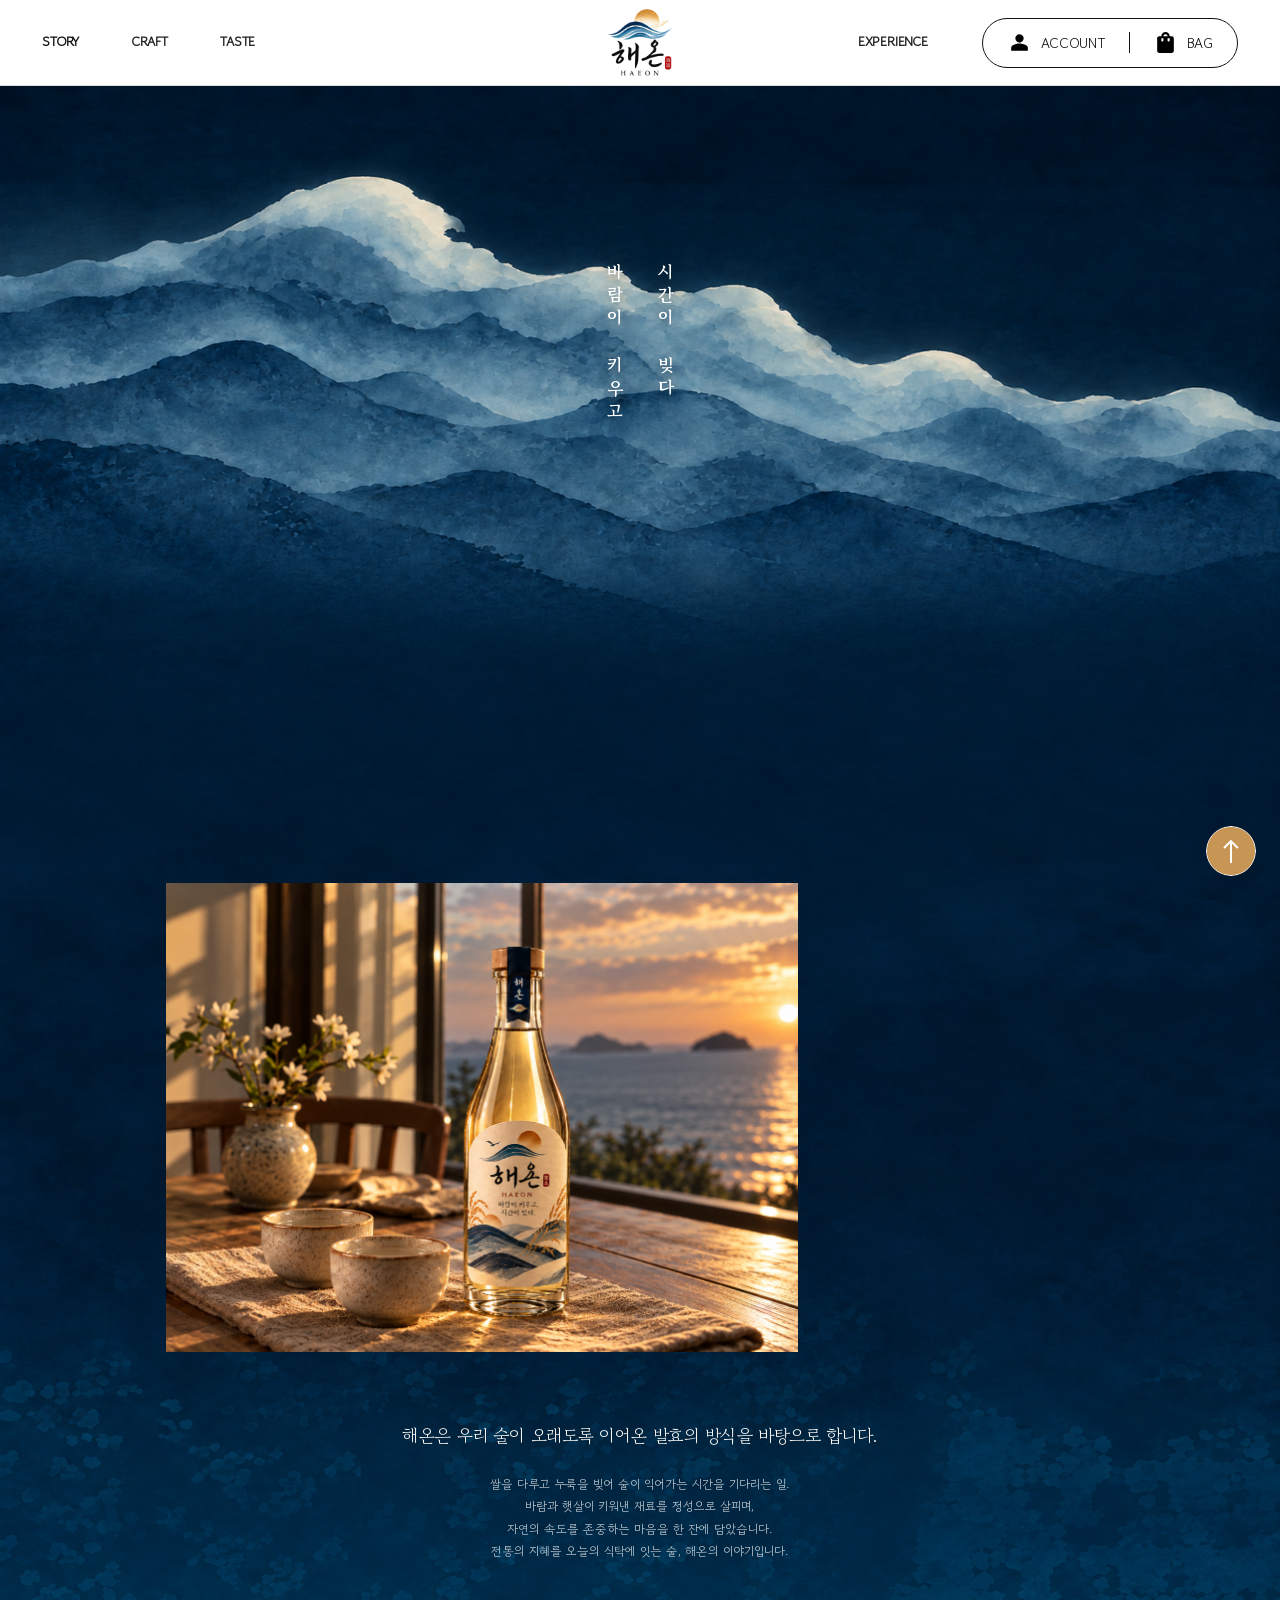
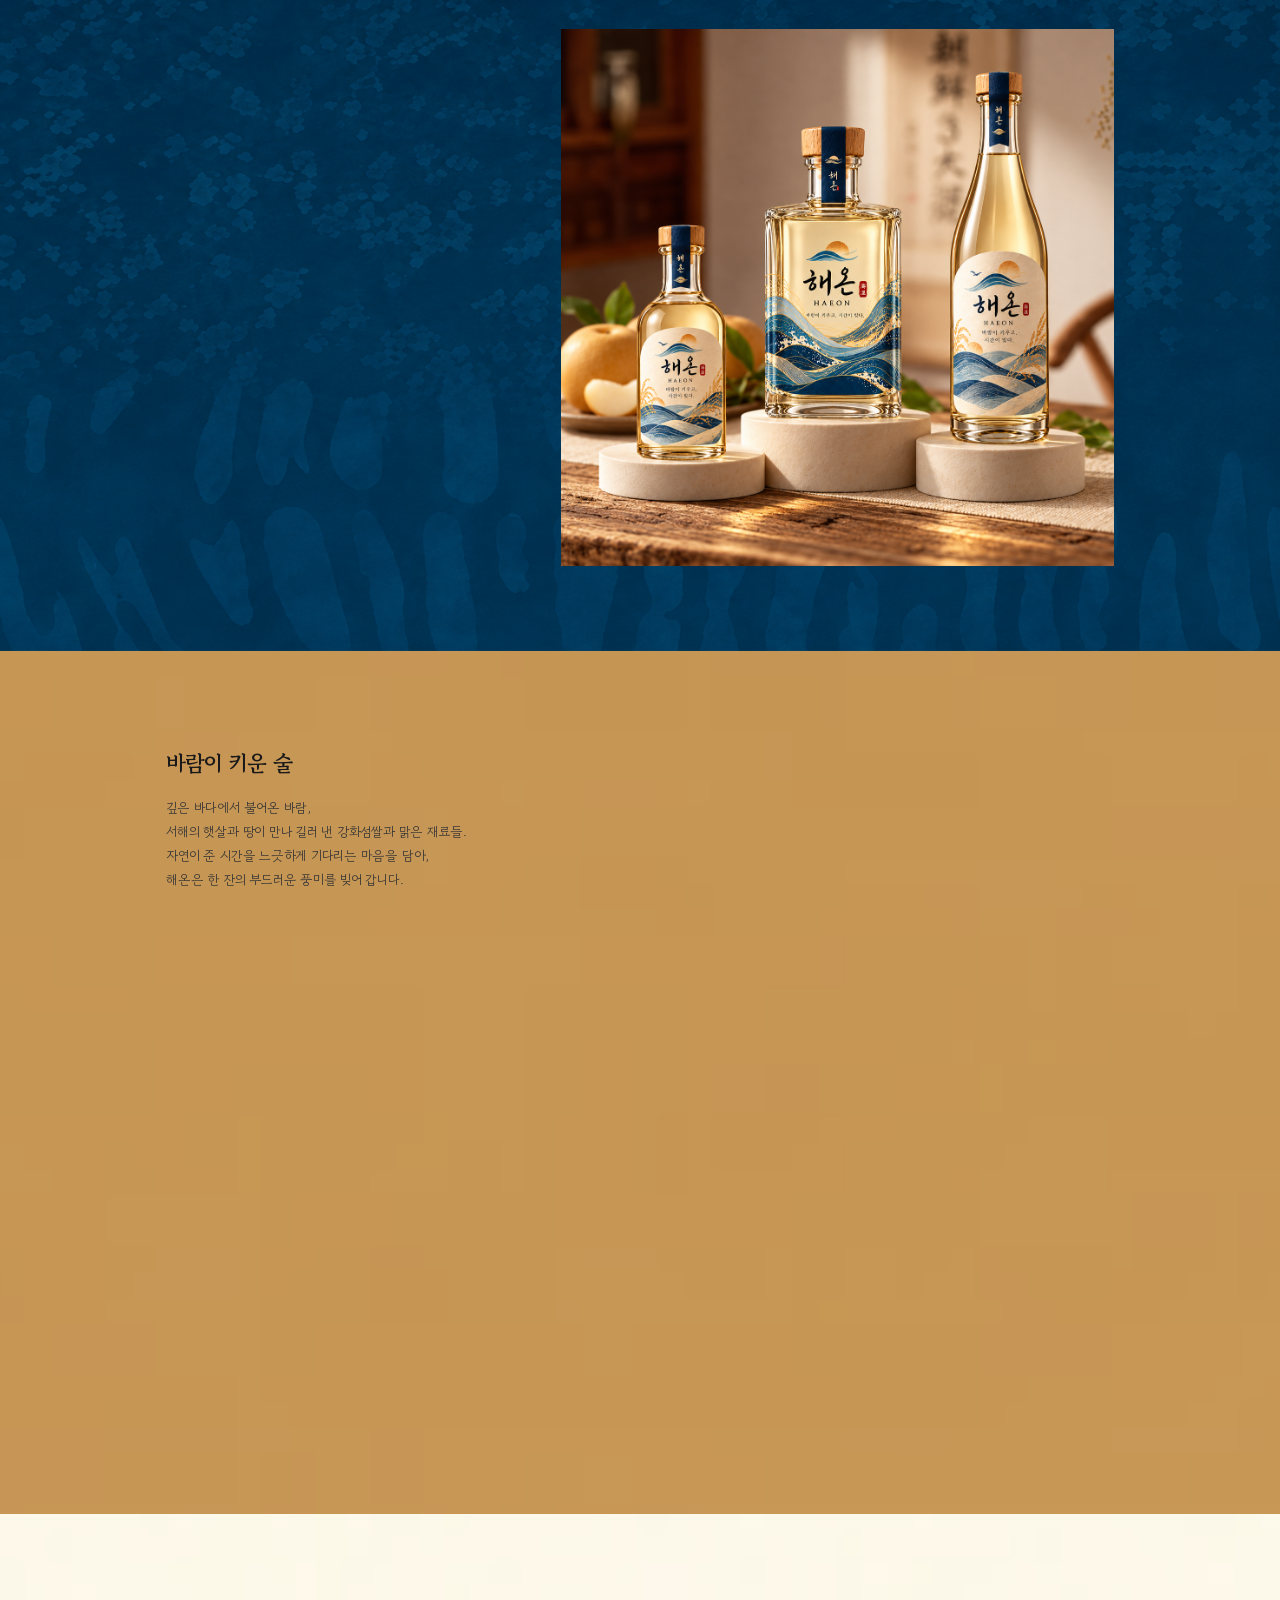
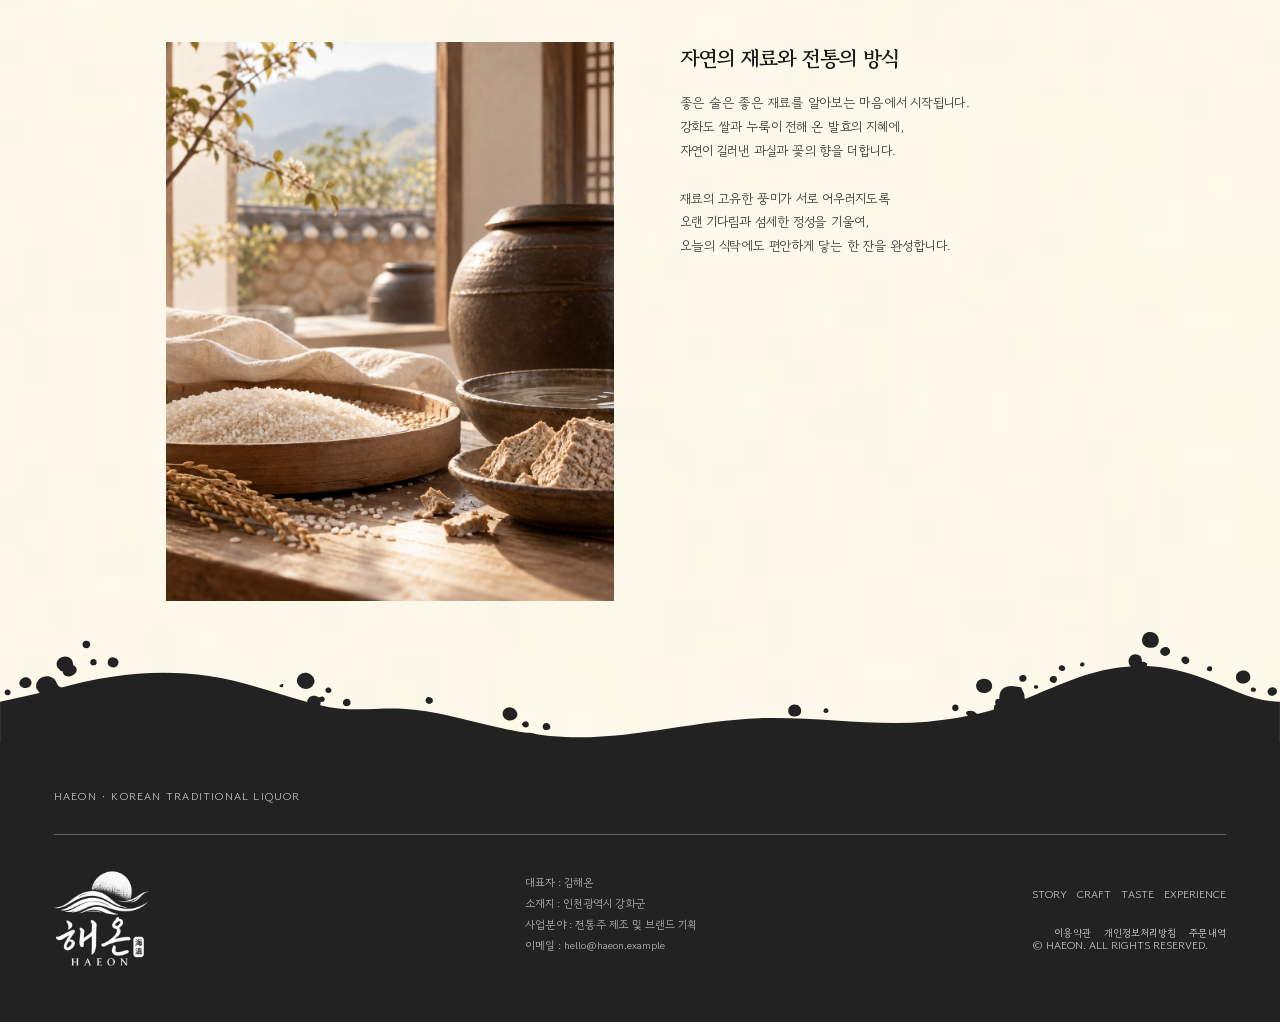
<file: haeon/brand.html>
<!DOCTYPE html>
<html lang="ko">
<head>
  <meta charset="UTF-8">
  <meta name="viewport" content="width=device-width, initial-scale=1">
  <meta name="theme-color" content="#154972">
  <meta name="description" content="바람이 키우고, 시간이 빚다. 한국 약주 해온 HAEON의 시작, 자연과 전통의 이야기.">
  <title>STORY | 해온 HAEON</title>
  <link rel="icon" href="assets/favicon.svg" type="image/svg+xml">
  <link rel="preconnect" href="https://fonts.googleapis.com">
  <link rel="preconnect" href="https://fonts.gstatic.com" crossorigin>
  <link href="https://fonts.googleapis.com/css2?family=Gowun+Batang:wght@400;700&family=Gowun+Dodum&family=Noto+Sans+KR:wght@300;400;500&family=Cormorant+Garamond:wght@400;500;600&display=swap" rel="stylesheet">
  <link rel="stylesheet" href="css/style.css">
  <link rel="stylesheet" href="css/header.css">
  <link rel="stylesheet" href="css/footer.css?v=haeon-wave-final-2">
  <link rel="stylesheet" href="css/brand-landing.css?v=title-bold-select-1019">
  <script src="js/main.js" defer></script>
<link rel="stylesheet" href="css/commerce.css?v=align-center-20261019"><script src="js/commerce.js" defer></script></head>
<body data-page="brand-landing">
<a class="skip-link" href="#main">본문으로 바로가기</a>
<header class="site-header minimal-header">
  <nav class="header-nav" aria-label="브랜드 메뉴"><div class="story-menu"><a class="story-menu__trigger" href="brand.html" aria-haspopup="true" aria-expanded="false" aria-controls="story-submenu" aria-current="page">STORY</a><div class="story-menu__dropdown" id="story-submenu" aria-label="STORY 하위 메뉴"><a href="brand.html" aria-current="page">STORY</a><a href="brand-detail.html">CI</a></div></div><a href="craft.html">CRAFT</a><a href="taste.html">TASTE</a></nav>
  <a class="header-logo" href="index.html" aria-label="해온 HAEON 홈"><img src="assets/images/haeon-logo.png" alt="해온 HAEON" width="180" height="188"></a>
  <nav class="header-experience" aria-label="구매 메뉴"><a href="shop.html">EXPERIENCE</a></nav>
<div class="haeon-shop-actions" aria-label="계정 및 장바구니">
    <a class="haeon-account-link" href="account.html" aria-label="회원가입 및 계정"><img class="haeon-action-icon" src="assets/images/ACCOUNT%201.svg" alt="" width="25" height="25"><span class="haeon-action-label">ACCOUNT</span></a>
    <span class="haeon-shop-actions__divider" aria-hidden="true"></span>
    <button class="haeon-cart-trigger" type="button" data-cart-open aria-label="장바구니 열기"><img class="haeon-action-icon" src="assets/images/BAG%201.svg" alt="" width="25" height="25"><span class="haeon-action-label">BAG</span></button>
  </div></header>
<main id="main" class="story-landing">
  <div class="story-landing__blue-scene" aria-label="푸른 산수화에서 이어지는 해온의 이야기">
  <!-- 01: supplied watercolor mountain artwork -->
  <section class="story-landing__cover" aria-label="해온의 푸른 산수화">
    <h1 class="visually-hidden">해온 HAEON — 바람이 키우고, 시간이 빚은 이야기</h1>
    <span class="visually-hidden">푸른 수묵 산맥에서 짙은 푸른 자연의 결로 이어지는 배경</span>
    <div class="story-landing__cover-title" aria-hidden="true"><span>바람이 키우고</span><span>시간이 빚다</span></div>
  </section>

  <!-- 02: black storytelling space, two intentionally empty image frames -->
  <section class="story-landing__dark" aria-label="해온의 시작">
    <div class="story-landing__dark-grid">
      <figure class="story-landing__dark-first"><img src="assets/images/story/bottle_and_sea.png" alt="해질 무렵 바다를 마주한 공간에 놓인 해온 병과 술잔" width="1672" height="1241" loading="eager" decoding="async"></figure>
      <div class="story-landing__dark-copy">
        <h2>해온은 우리 술이 오래도록 이어온 발효의 방식을 바탕으로 합니다.</h2>
        <p>쌀을 다루고 누룩을 빚어 술이 익어가는 시간을 기다리는 일.<br>
        바람과 햇살이 키워낸 재료를 정성으로 살피며,<br>
        자연의 속도를 존중하는 마음을 한 잔에 담았습니다.<br>
        전통의 지혜를 오늘의 식탁에 잇는 술, 해온의 이야기입니다.</p>
      </div>
      <figure class="story-landing__dark-second"><img src="assets/images/story/bottles_3.png" alt="나무 테이블 위에 나란히 놓인 세 가지 해온 제품" width="1273" height="1236" loading="lazy" decoding="async"></figure>
    </div>
  </section>

  </div><!-- /.story-landing__blue-scene -->

  <!-- 03: grey field, copy at upper left and large frame at lower right -->
  <section class="story-landing__breeze" aria-labelledby="breeze-title">
    <div class="story-landing__breeze-inner">
      <div class="story-landing__breeze-copy">
        <h2 id="breeze-title">바람이 키운 술</h2>
        <p>깊은 바다에서 불어온 바람,<br>
        서해의 햇살과 땅이 만나 길러 낸 강화섬쌀과 맑은 재료들.<br>
        자연이 준 시간을 느긋하게 기다리는 마음을 담아,<br>
        해온은 한 잔의 부드러운 풍미를 빚어 갑니다.</p>
      </div>
      <div class="story-landing__breeze-image"><video autoplay muted loop playsinline preload="metadata" aria-label="따뜻한 햇살 아래 잔에 담긴 해온"><source src="assets/images/story/glass_video.mp4" type="video/mp4"></video></div>
    </div>
  </section>

  <!-- 04: white background and alternating editorial photo/text -->
  <section class="story-landing__craft" aria-labelledby="story-craft-title">
    <div class="story-landing__craft-inner">
      <figure class="story-landing__craft-image"><img src="assets/images/story/ingredients.png" alt="창가에 놓인 강화도 쌀과 누룩을 비롯한 전통주 재료" width="1122" height="1402" loading="lazy" decoding="async"></figure>
      <div class="story-landing__craft-copy">
        <h2 id="story-craft-title">자연의 재료와 전통의 방식</h2>
        <p>좋은 술은 좋은 재료를 알아보는 마음에서 시작됩니다.<br>
        강화도 쌀과 누룩이 전해 온 발효의 지혜에,<br>
        자연이 길러낸 과실과 꽃의 향을 더합니다.</p>
        <p>재료의 고유한 풍미가 서로 어우러지도록<br>
        오랜 기다림과 섬세한 정성을 기울여,<br>
        오늘의 식탁에도 편안하게 닿는 한 잔을 완성합니다.</p>
      </div>
    </div>
  </section>
</main>

<footer class="site-footer brand-footer">
  <div class="brand-footer__top">
    <p class="brand-footer__caption">HAEON · KOREAN TRADITIONAL LIQUOR</p>
    
  </div>
  <div class="brand-footer__body">
    <a class="brand-footer__logo" href="index.html" aria-label="해온 HAEON 홈"><img src="assets/images/haeon-logo-white.png" alt="해온 HAEON" width="276" height="293" loading="lazy" decoding="async"></a>
    <div class="brand-footer__message"><p>대표자 : 김해온</p><p>소재지 : 인천광역시 강화군</p><p>사업분야 : 전통주 제조 및 브랜드 기획</p><p>이메일 : hello@haeon.example</p></div>
    <div class="brand-footer__right">
      <nav class="brand-footer__nav" aria-label="하단 메뉴"><a href="brand.html">STORY</a><a href="craft.html">CRAFT</a><a href="taste.html">TASTE</a><a href="shop.html">EXPERIENCE</a></nav>
      <div class="haeon-legal-links"><a href="terms.html">이용약관</a><a href="privacy.html">개인정보처리방침</a><a href="orders.html">주문내역</a></div><p class="brand-footer__copyright">© HAEON. ALL RIGHTS RESERVED.</p>
    </div>
  </div>
</footer>
<div class="toast" role="status" aria-live="polite"></div>

<a class="haeon-to-top" href="#" aria-label="페이지 맨 위로 이동" title="맨 위로 이동"></a>
</body>
</html>
</file>
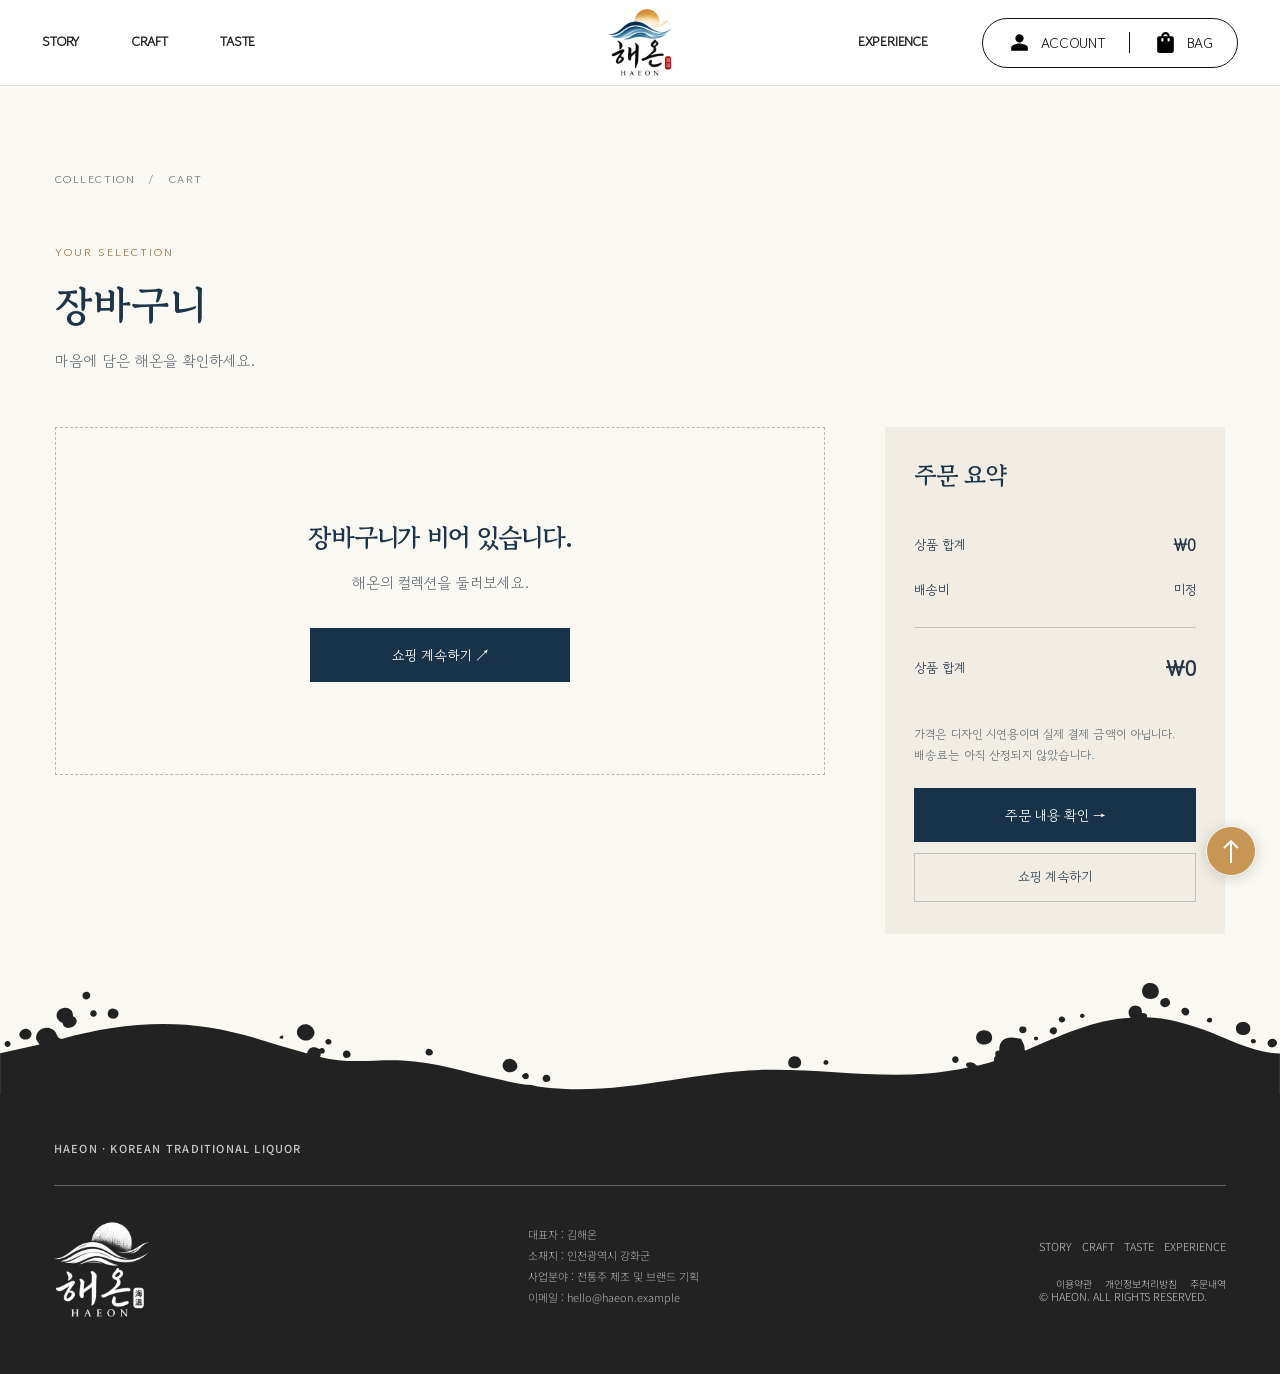
<file: haeon/cart.html>
<!DOCTYPE html><html lang="ko"><head><title>장바구니 | 해온 HAEON</title><meta charset="UTF-8"><meta name="viewport" content="width=device-width, initial-scale=1"><meta name="theme-color" content="#18324a"><meta name="description" content="해온 HAEON 회원가입과 로그인 서비스를 제공하며 실제 주문 및 결제는 아직 진행되지 않습니다."><link rel="icon" href="assets/favicon.svg" type="image/svg+xml"><link rel="preconnect" href="https://fonts.googleapis.com"><link rel="preconnect" href="https://fonts.gstatic.com" crossorigin><link href="https://fonts.googleapis.com/css2?family=Cormorant+Garamond:wght@400;500;600&family=Gowun+Batang:wght@400;700&family=Gowun+Dodum&family=Noto+Sans+KR:wght@300;400;500&display=swap" rel="stylesheet"><link rel="stylesheet" href="css/style.css"><link rel="stylesheet" href="css/header.css"><link rel="stylesheet" href="css/footer.css"><link rel="stylesheet" href="css/commerce.css?v=align-center-20261019"><script src="js/main.js" defer></script><script src="js/commerce.js" defer></script></head><body data-page="cart"><a class="skip-link" href="#main">본문으로 바로가기</a><header class="site-header minimal-header"><nav class="header-nav" aria-label="브랜드 메뉴"><div class="story-menu"><a class="story-menu__trigger" href="brand.html" aria-haspopup="true" aria-expanded="false" aria-controls="story-submenu">STORY</a><div class="story-menu__dropdown" id="story-submenu" aria-label="STORY 하위 메뉴"><a href="brand.html">STORY</a><a href="brand-detail.html">CI</a></div></div><a href="craft.html">CRAFT</a><a href="taste.html">TASTE</a></nav><a class="header-logo" href="index.html" aria-label="해온 HAEON 홈"><img src="assets/images/haeon-logo.png" alt="해온 HAEON" width="180" height="188"></a><nav class="header-experience" aria-label="구매 메뉴"><a href="shop.html">EXPERIENCE</a></nav><div class="haeon-shop-actions" aria-label="계정 및 장바구니">
    <a class="haeon-account-link" href="account.html" aria-label="회원가입 및 계정"><img class="haeon-action-icon" src="assets/images/ACCOUNT%201.svg" alt="" width="25" height="25"><span class="haeon-action-label">ACCOUNT</span></a>
    <span class="haeon-shop-actions__divider" aria-hidden="true"></span>
    <button class="haeon-cart-trigger" type="button" data-cart-open aria-label="장바구니 열기"><img class="haeon-action-icon" src="assets/images/BAG%201.svg" alt="" width="25" height="25"><span class="haeon-action-label">BAG</span></button>
  </div></header><main id="main" class="commerce-main"><div class="commerce-shell commerce-narrow"><nav class="commerce-breadcrumb"><a href="shop.html">COLLECTION</a><span>/</span><span>CART</span></nav><div class="commerce-page-header"><p class="commerce-eyebrow">YOUR SELECTION</p><h1>장바구니</h1><p>마음에 담은 해온을 확인하세요.</p></div><div class="commerce-cart-layout"><div class="commerce-cart-list" id="cart-page-items" aria-live="polite"></div><aside class="commerce-order-summary"><h2>주문 요약</h2><div class="commerce-summary-line"><span>상품 합계</span><strong data-subtotal>₩0</strong></div><div class="commerce-summary-line"><span>배송비</span><span>미정</span></div><div class="commerce-summary-total"><span>상품 합계</span><strong data-total>₩0</strong></div><p class="commerce-helper">가격은 디자인 시연용이며 실제 결제 금액이 아닙니다. 배송료는 아직 산정되지 않았습니다.</p><a href="checkout.html" class="commerce-primary commerce-link-button">주문 내용 확인 →</a><a href="shop.html" class="commerce-secondary commerce-link-button">쇼핑 계속하기</a></aside></div></div></main><footer class="site-footer brand-footer">
  <div class="brand-footer__top"><p class="brand-footer__caption">HAEON · KOREAN TRADITIONAL LIQUOR</p></div>
  <div class="brand-footer__body"><a class="brand-footer__logo" href="index.html" aria-label="해온 HAEON 홈"><img src="assets/images/haeon-logo-white.png" alt="해온 HAEON" width="276" height="293"></a><div class="brand-footer__message"><p>대표자 : 김해온</p><p>소재지 : 인천광역시 강화군</p><p>사업분야 : 전통주 제조 및 브랜드 기획</p><p>이메일 : hello@haeon.example</p></div><div class="brand-footer__right"><nav class="brand-footer__nav" aria-label="하단 메뉴"><a href="brand.html">STORY</a><a href="craft.html">CRAFT</a><a href="taste.html">TASTE</a><a href="shop.html">EXPERIENCE</a></nav><div class="haeon-legal-links"><a href="terms.html">이용약관</a><a href="privacy.html">개인정보처리방침</a><a href="orders.html">주문내역</a></div><p class="brand-footer__copyright">© HAEON. ALL RIGHTS RESERVED.</p></div></div>
</footer><div class="toast" role="status" aria-live="polite"></div>
<a class="haeon-to-top" href="#" aria-label="페이지 맨 위로 이동" title="맨 위로 이동"></a>
</body></html>
</file>
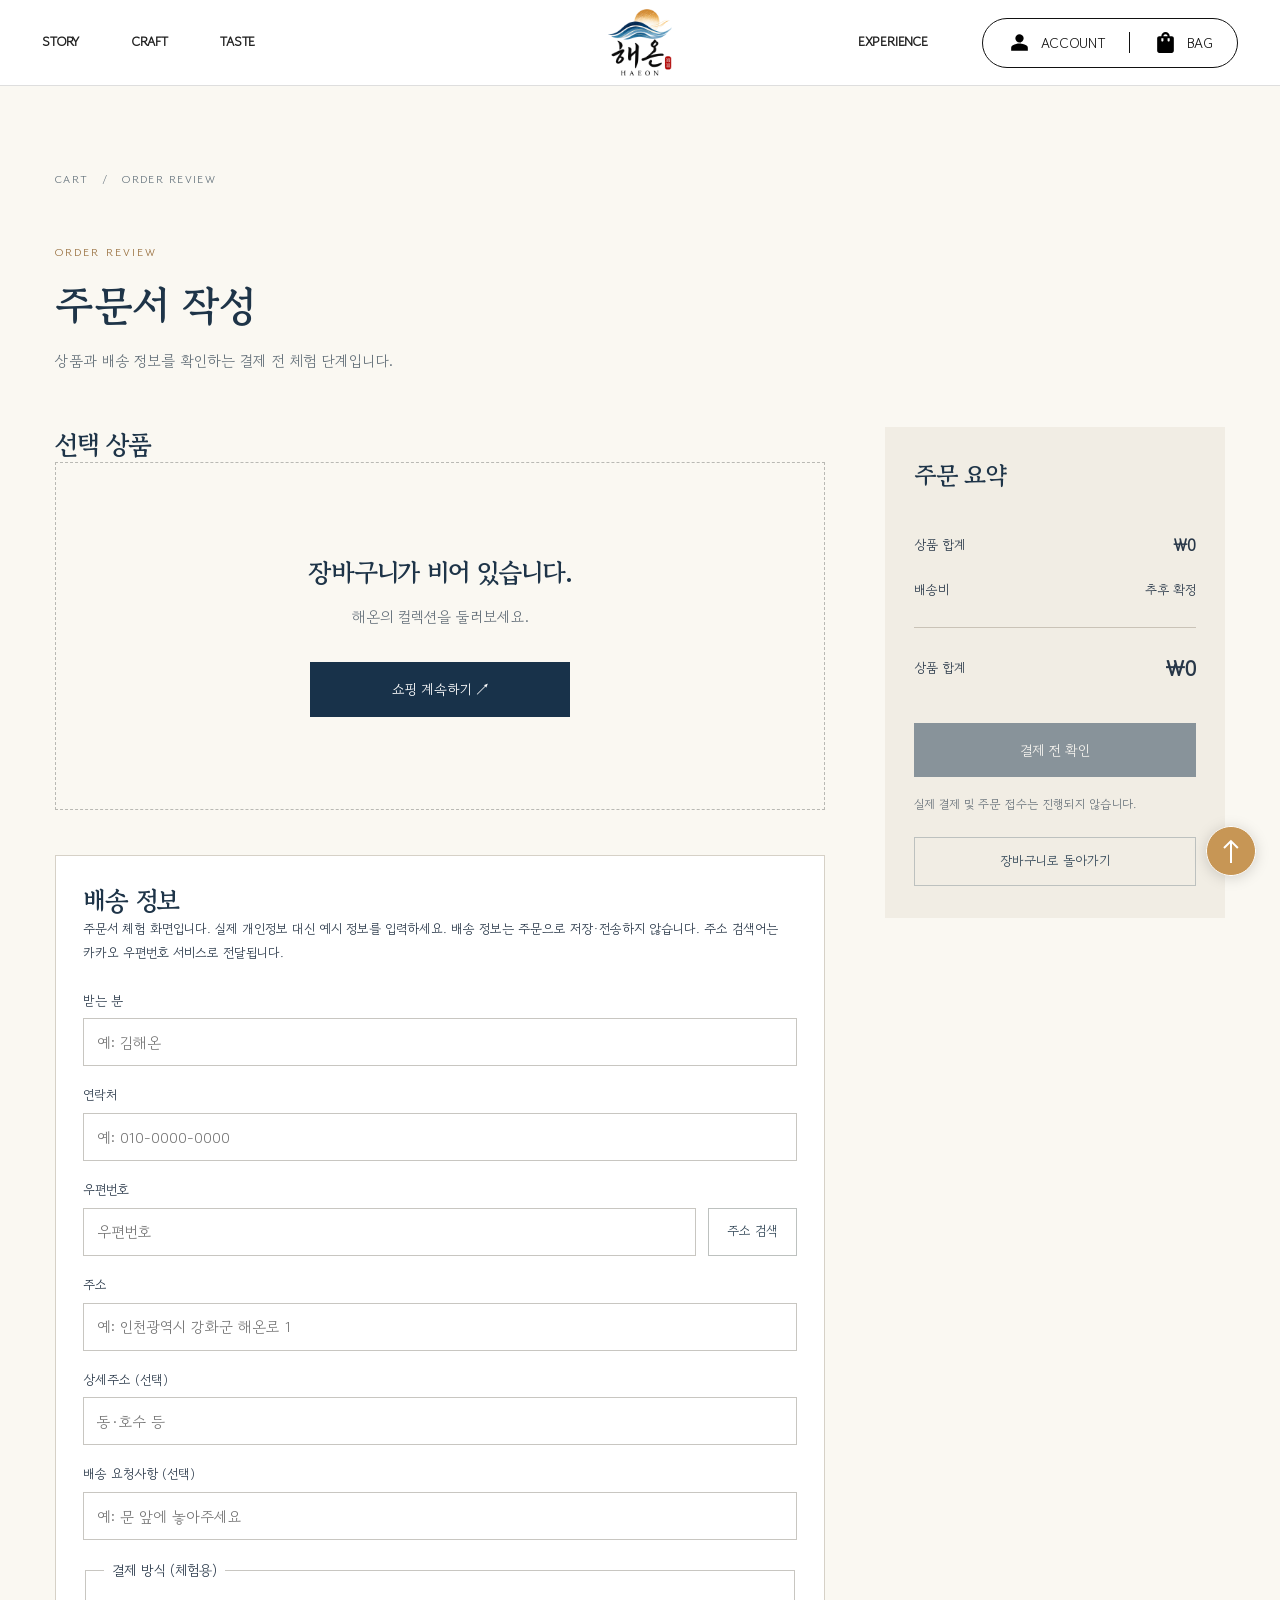
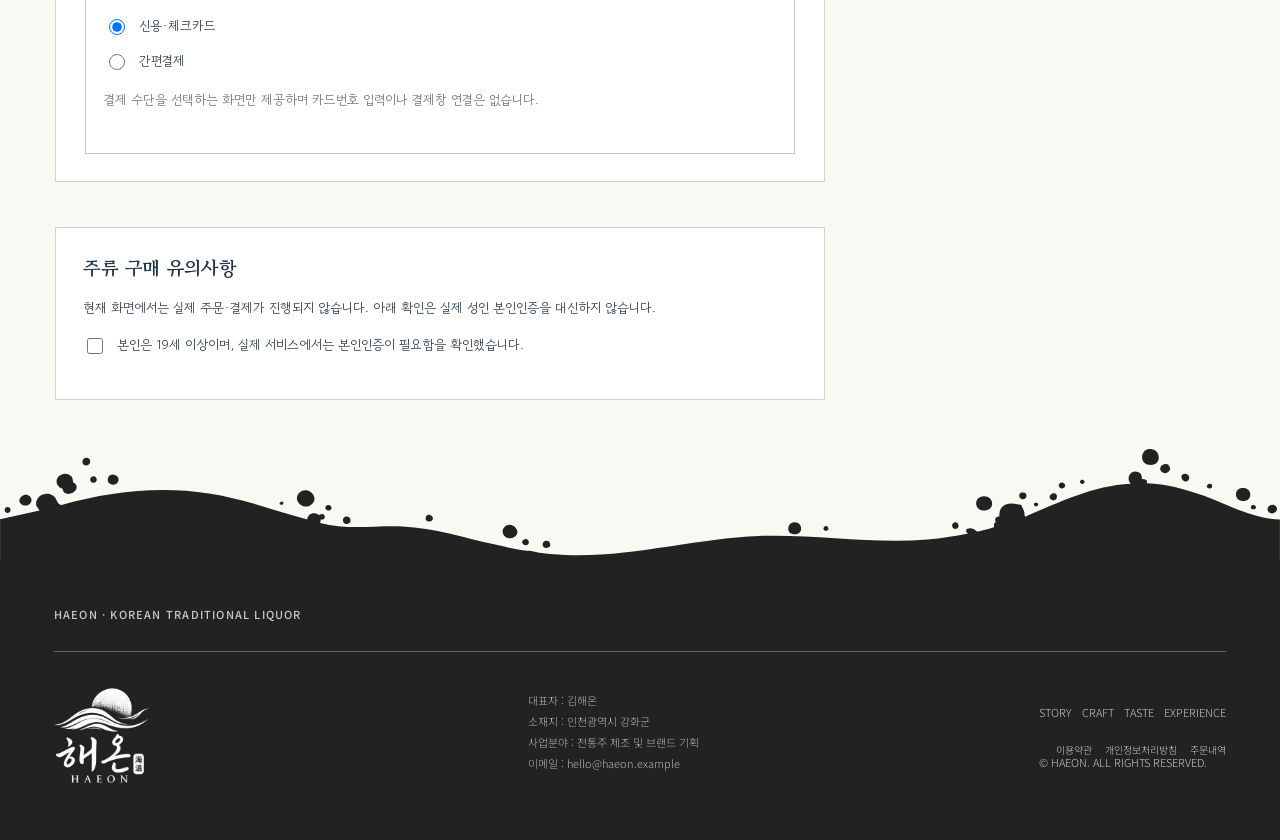
<file: haeon/checkout.html>
<!DOCTYPE html><html lang="ko"><head><title>주문 확인 | 해온 HAEON</title><meta charset="UTF-8"><meta name="viewport" content="width=device-width, initial-scale=1"><meta name="theme-color" content="#18324a"><meta name="description" content="해온 HAEON 회원가입과 로그인 서비스를 제공하며 실제 주문 및 결제는 아직 진행되지 않습니다."><link rel="icon" href="assets/favicon.svg" type="image/svg+xml"><link rel="preconnect" href="https://fonts.googleapis.com"><link rel="preconnect" href="https://fonts.gstatic.com" crossorigin><link href="https://fonts.googleapis.com/css2?family=Cormorant+Garamond:wght@400;500;600&family=Gowun+Batang:wght@400;700&family=Gowun+Dodum&family=Noto+Sans+KR:wght@300;400;500&display=swap" rel="stylesheet"><link rel="stylesheet" href="css/style.css"><link rel="stylesheet" href="css/header.css"><link rel="stylesheet" href="css/footer.css"><link rel="stylesheet" href="css/commerce.css?v=align-center-20261019"><script src="js/main.js" defer></script><script src="js/commerce.js" defer></script><script src="js/postcode.js" defer></script></head><body data-page="checkout"><a class="skip-link" href="#main">본문으로 바로가기</a><header class="site-header minimal-header"><nav class="header-nav" aria-label="브랜드 메뉴"><div class="story-menu"><a class="story-menu__trigger" href="brand.html" aria-haspopup="true" aria-expanded="false" aria-controls="story-submenu">STORY</a><div class="story-menu__dropdown" id="story-submenu" aria-label="STORY 하위 메뉴"><a href="brand.html">STORY</a><a href="brand-detail.html">CI</a></div></div><a href="craft.html">CRAFT</a><a href="taste.html">TASTE</a></nav><a class="header-logo" href="index.html" aria-label="해온 HAEON 홈"><img src="assets/images/haeon-logo.png" alt="해온 HAEON" width="180" height="188"></a><nav class="header-experience" aria-label="구매 메뉴"><a href="shop.html">EXPERIENCE</a></nav><div class="haeon-shop-actions" aria-label="계정 및 장바구니">
    <a class="haeon-account-link" href="account.html" aria-label="회원가입 및 계정"><img class="haeon-action-icon" src="assets/images/ACCOUNT%201.svg" alt="" width="25" height="25"><span class="haeon-action-label">ACCOUNT</span></a>
    <span class="haeon-shop-actions__divider" aria-hidden="true"></span>
    <button class="haeon-cart-trigger" type="button" data-cart-open aria-label="장바구니 열기"><img class="haeon-action-icon" src="assets/images/BAG%201.svg" alt="" width="25" height="25"><span class="haeon-action-label">BAG</span></button>
  </div></header><main id="main" class="commerce-main"><div class="commerce-shell commerce-narrow"><nav class="commerce-breadcrumb"><a href="cart.html">CART</a><span>/</span><span>ORDER REVIEW</span></nav><div class="commerce-page-header"><p class="commerce-eyebrow">ORDER REVIEW</p><h1>주문서 작성</h1><p>상품과 배송 정보를 확인하는 결제 전 체험 단계입니다.</p></div><div class="commerce-cart-layout"><section class="commerce-cart-list"><h2>선택 상품</h2><div id="checkout-items"></div><section class="commerce-safety-note"><h2>배송 정보</h2><p>주문서 체험 화면입니다. 실제 개인정보 대신 예시 정보를 입력하세요. 배송 정보는 주문으로 저장·전송하지 않습니다. 주소 검색어는 카카오 우편번호 서비스로 전달됩니다.</p><form id="checkout-form" class="commerce-auth-form" autocomplete="off" onsubmit="return false">
<label>받는 분<input id="order-recipient" required maxlength="40" placeholder="예: 김해온"></label>
<label>연락처<input id="order-phone" type="tel" required pattern="[0-9+() -]{9,20}" placeholder="예: 010-0000-0000"></label>
<div class="postcode-row"><label for="order-postcode">우편번호<input id="order-postcode" inputmode="numeric" required pattern="[0-9]{5}" maxlength="5" placeholder="우편번호"></label><button type="button" id="postcode-search" class="commerce-secondary" aria-expanded="false" aria-controls="postcode-panel">주소 검색</button></div><p id="postcode-status" class="commerce-helper" role="status"></p><section id="postcode-panel" hidden aria-label="카카오 주소 검색"><button type="button" id="postcode-close" class="commerce-secondary">주소 검색 닫기</button><div id="postcode-embed"></div></section>
<label>주소<input id="order-address" required maxlength="150" placeholder="예: 인천광역시 강화군 해온로 1"></label>
<label>상세주소 (선택)<input id="order-address-detail" maxlength="100" placeholder="동·호수 등"></label>
<label>배송 요청사항 (선택)<input id="order-memo" maxlength="150" placeholder="예: 문 앞에 놓아주세요"></label>
<fieldset><legend>결제 방식 (체험용)</legend><label class="commerce-check"><input type="radio" name="demo-payment" value="card" checked>신용·체크카드</label><label class="commerce-check"><input type="radio" name="demo-payment" value="simple">간편결제</label><p class="commerce-helper">결제 수단을 선택하는 화면만 제공하며 카드번호 입력이나 결제창 연결은 없습니다.</p></fieldset></form></section><section class="commerce-safety-note"><h3>주류 구매 유의사항</h3><p>현재 화면에서는 실제 주문·결제가 진행되지 않습니다. 아래 확인은 실제 성인 본인인증을 대신하지 않습니다.</p><label class="commerce-check"><input type="checkbox" id="checkout-adult"><span>본인은 19세 이상이며, 실제 서비스에서는 본인인증이 필요함을 확인했습니다.</span></label></section></section><aside class="commerce-order-summary"><h2>주문 요약</h2><div class="commerce-summary-line"><span>상품 합계</span><strong data-subtotal>₩0</strong></div><div class="commerce-summary-line"><span>배송비</span><span>추후 확정</span></div><div class="commerce-summary-total"><span>상품 합계</span><strong data-total>₩0</strong></div><button type="button" class="commerce-primary" id="checkout-preview" data-cart-required>결제 전 확인</button><p class="commerce-helper">실제 결제 및 주문 접수는 진행되지 않습니다.</p><a class="commerce-secondary commerce-link-button" href="cart.html">장바구니로 돌아가기</a></aside></div></div></main><dialog id="checkout-demo-dialog" class="checkout-demo-dialog" aria-labelledby="checkout-demo-title"><h2 id="checkout-demo-title">결제 전 확인을 마쳤습니다.</h2><p>여기까지 주문서 체험입니다.<br>실제 결제와 주문 접수는 이루어지지 않았습니다.</p><p>입력한 배송 정보는 저장되지 않으며, 장바구니는 그대로 유지됩니다.</p><button type="button" class="commerce-primary" id="checkout-demo-close">주문서로 돌아가기</button><a href="shop.html" class="commerce-secondary commerce-link-button">컬렉션 보기</a></dialog><footer class="site-footer brand-footer">
  <div class="brand-footer__top"><p class="brand-footer__caption">HAEON · KOREAN TRADITIONAL LIQUOR</p></div>
  <div class="brand-footer__body"><a class="brand-footer__logo" href="index.html" aria-label="해온 HAEON 홈"><img src="assets/images/haeon-logo-white.png" alt="해온 HAEON" width="276" height="293"></a><div class="brand-footer__message"><p>대표자 : 김해온</p><p>소재지 : 인천광역시 강화군</p><p>사업분야 : 전통주 제조 및 브랜드 기획</p><p>이메일 : hello@haeon.example</p></div><div class="brand-footer__right"><nav class="brand-footer__nav" aria-label="하단 메뉴"><a href="brand.html">STORY</a><a href="craft.html">CRAFT</a><a href="taste.html">TASTE</a><a href="shop.html">EXPERIENCE</a></nav><div class="haeon-legal-links"><a href="terms.html">이용약관</a><a href="privacy.html">개인정보처리방침</a><a href="orders.html">주문내역</a></div><p class="brand-footer__copyright">© HAEON. ALL RIGHTS RESERVED.</p></div></div>
</footer><div class="toast" role="status" aria-live="polite"></div>
<a class="haeon-to-top" href="#" aria-label="페이지 맨 위로 이동" title="맨 위로 이동"></a>
</body></html>
</file>
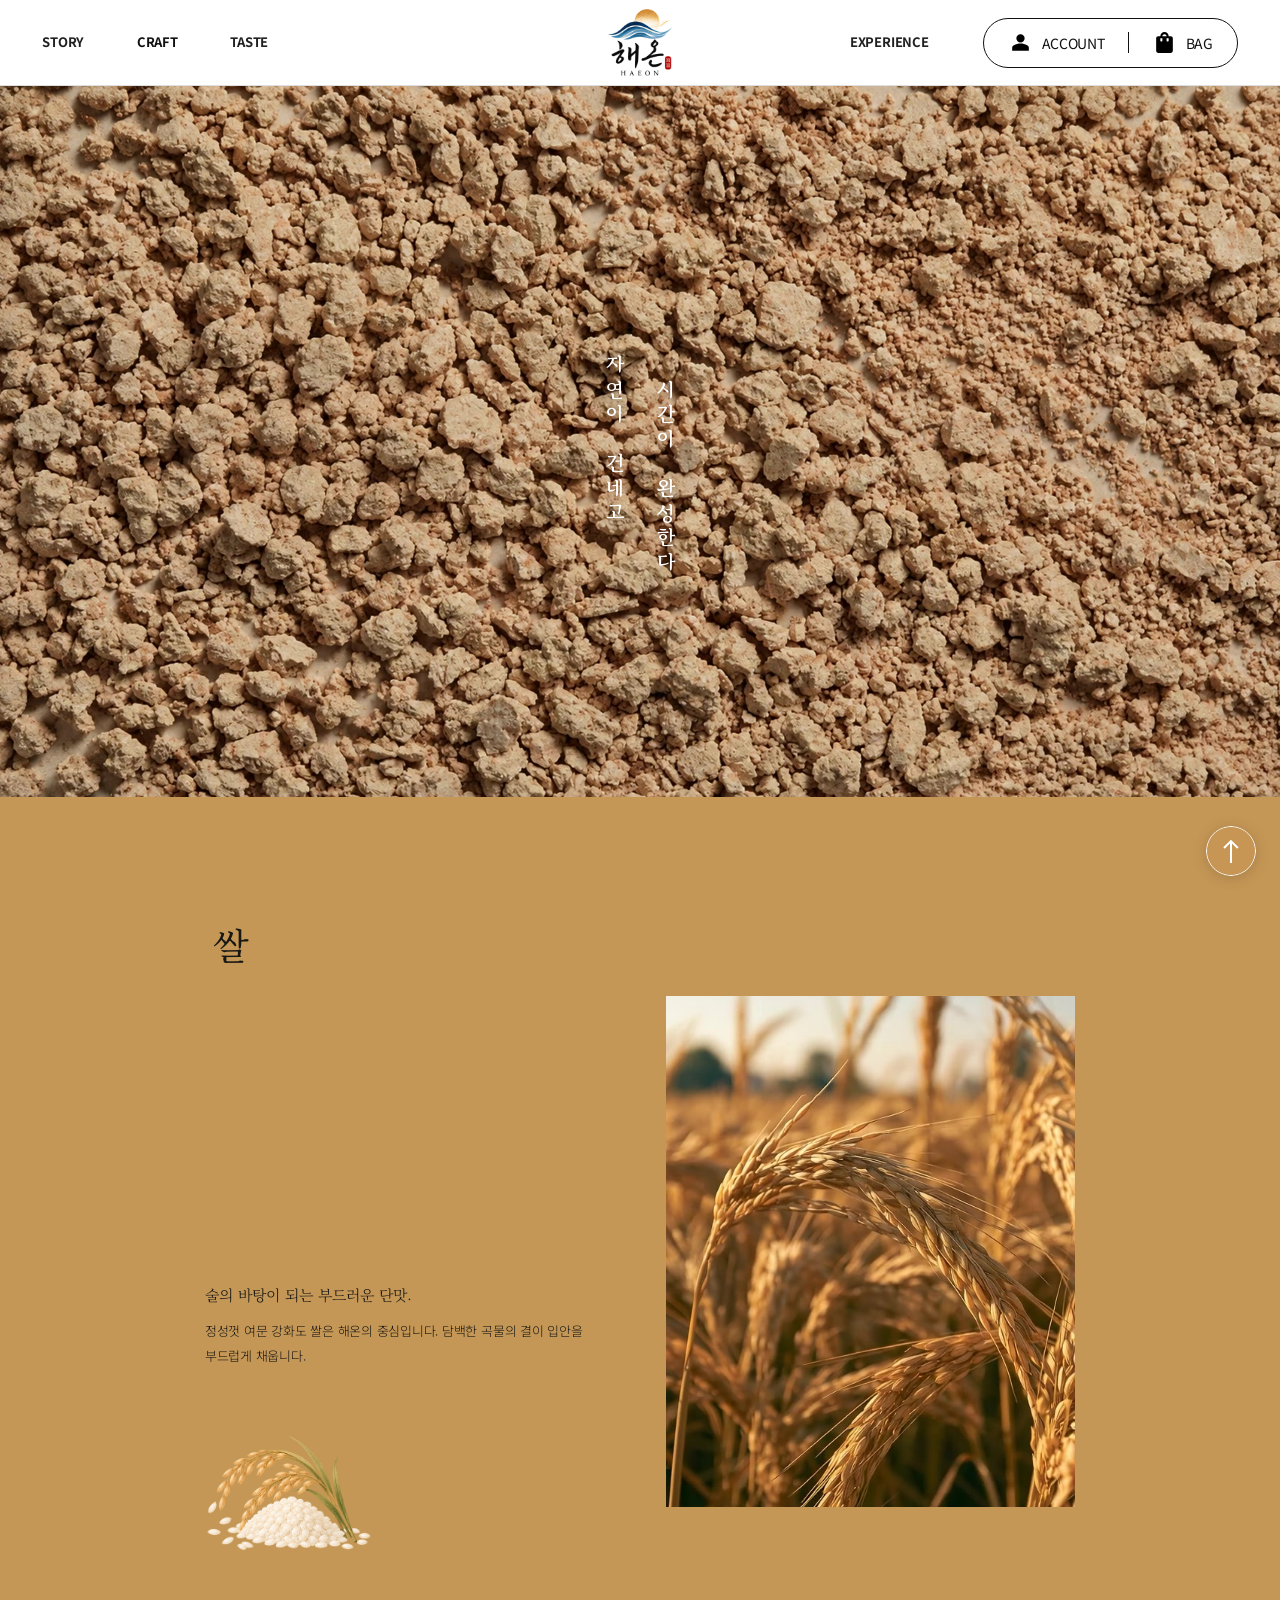
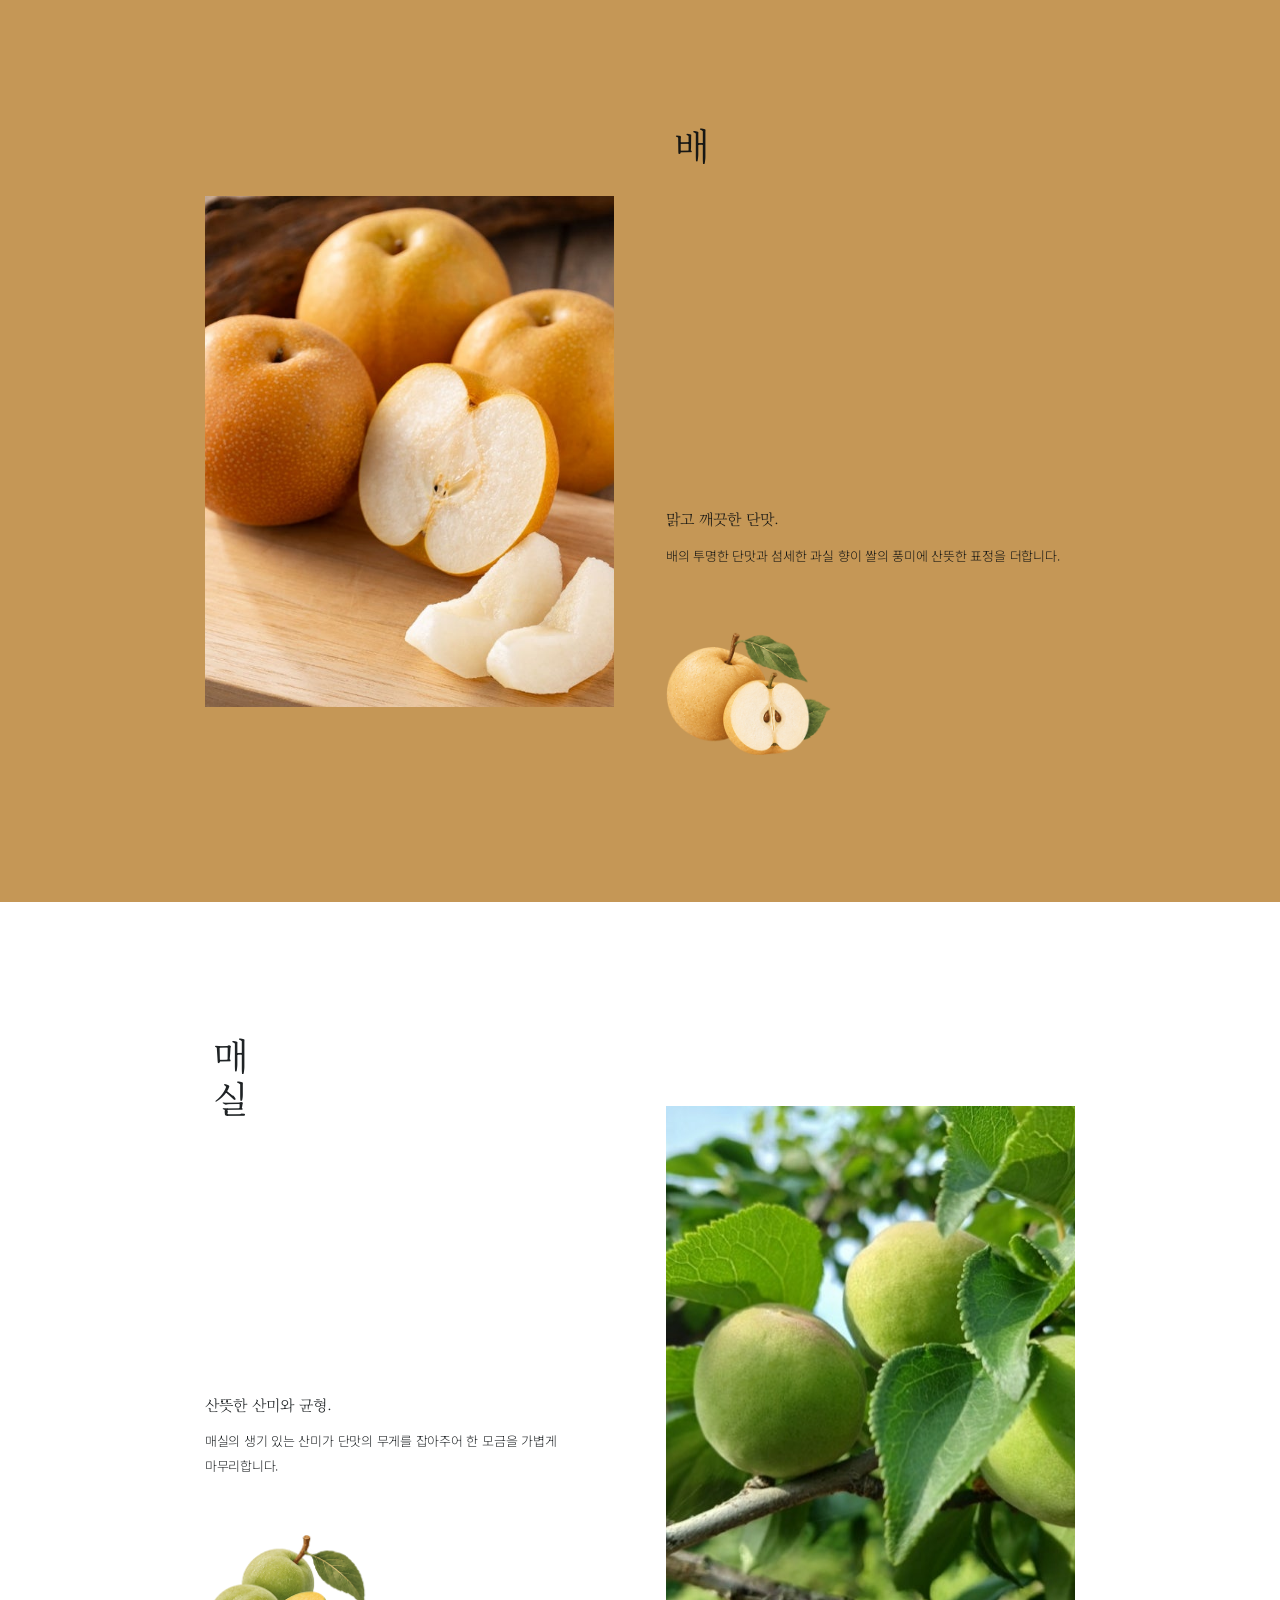
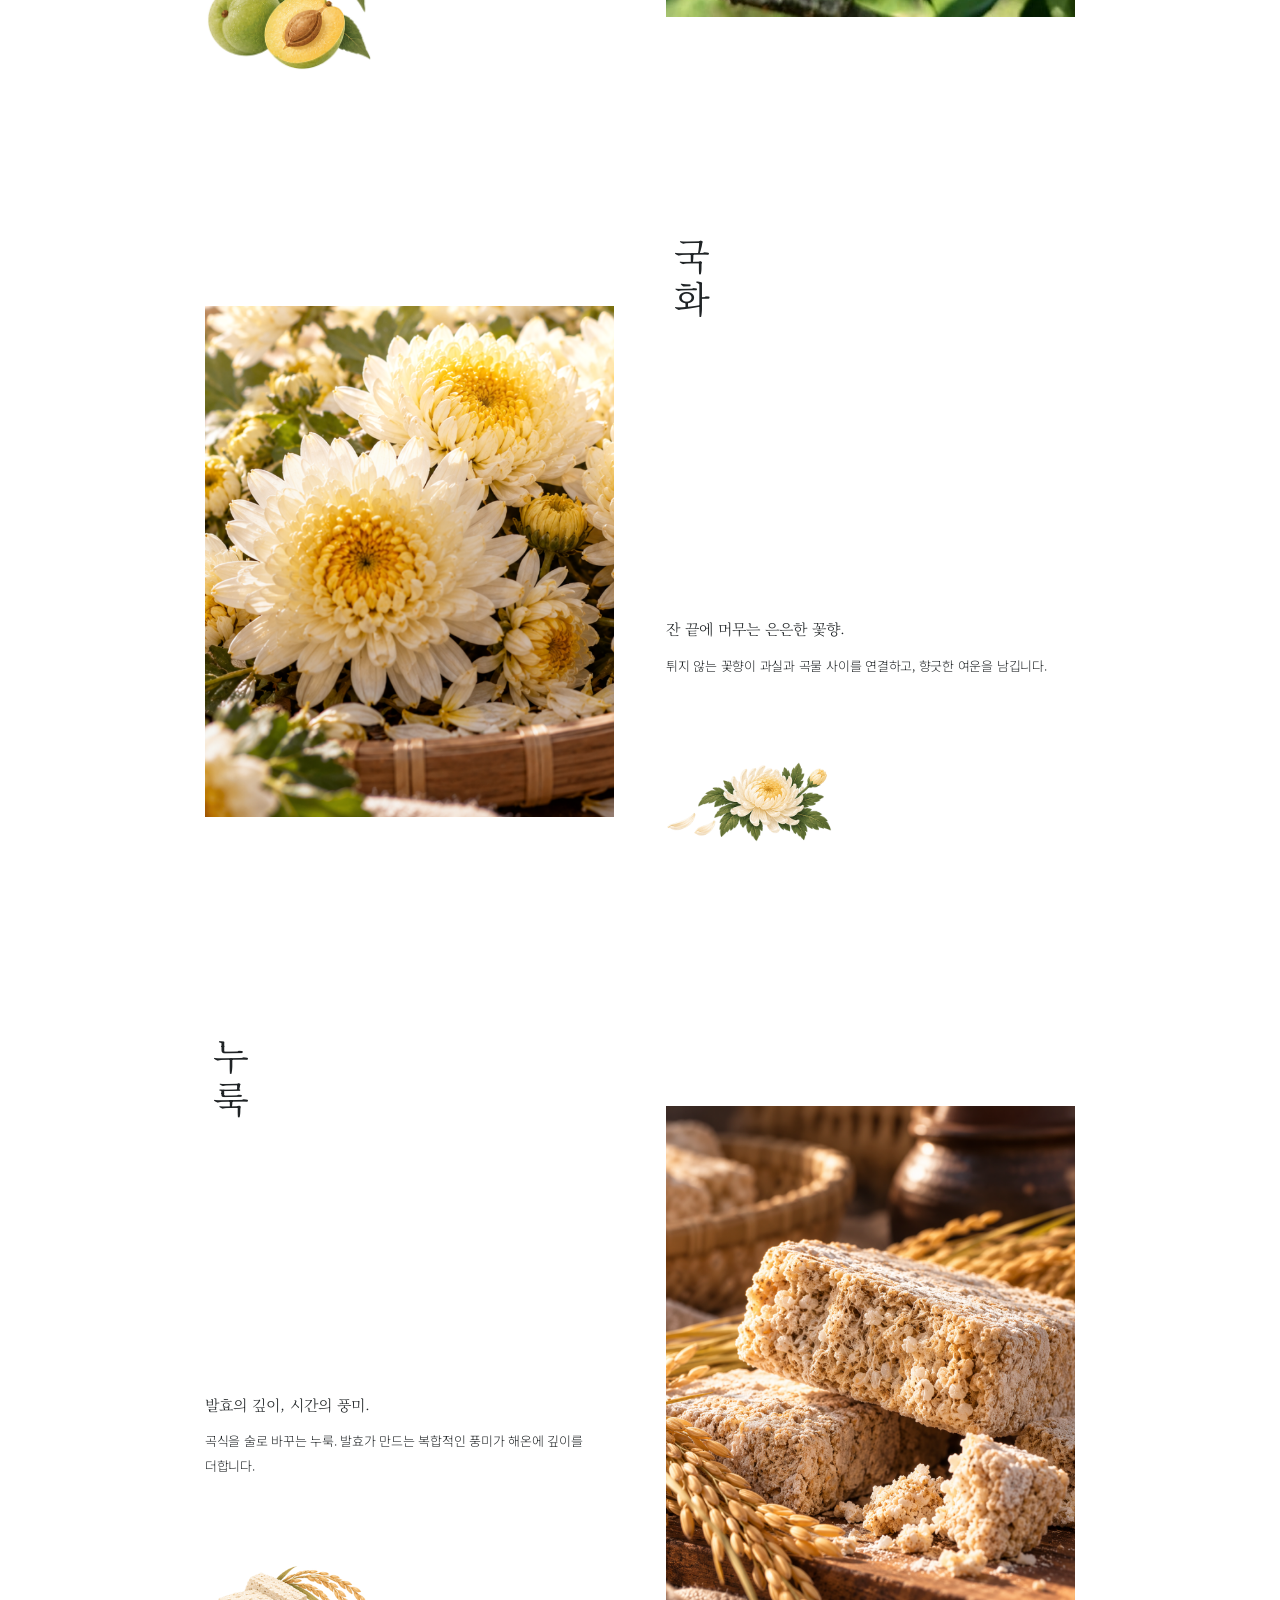
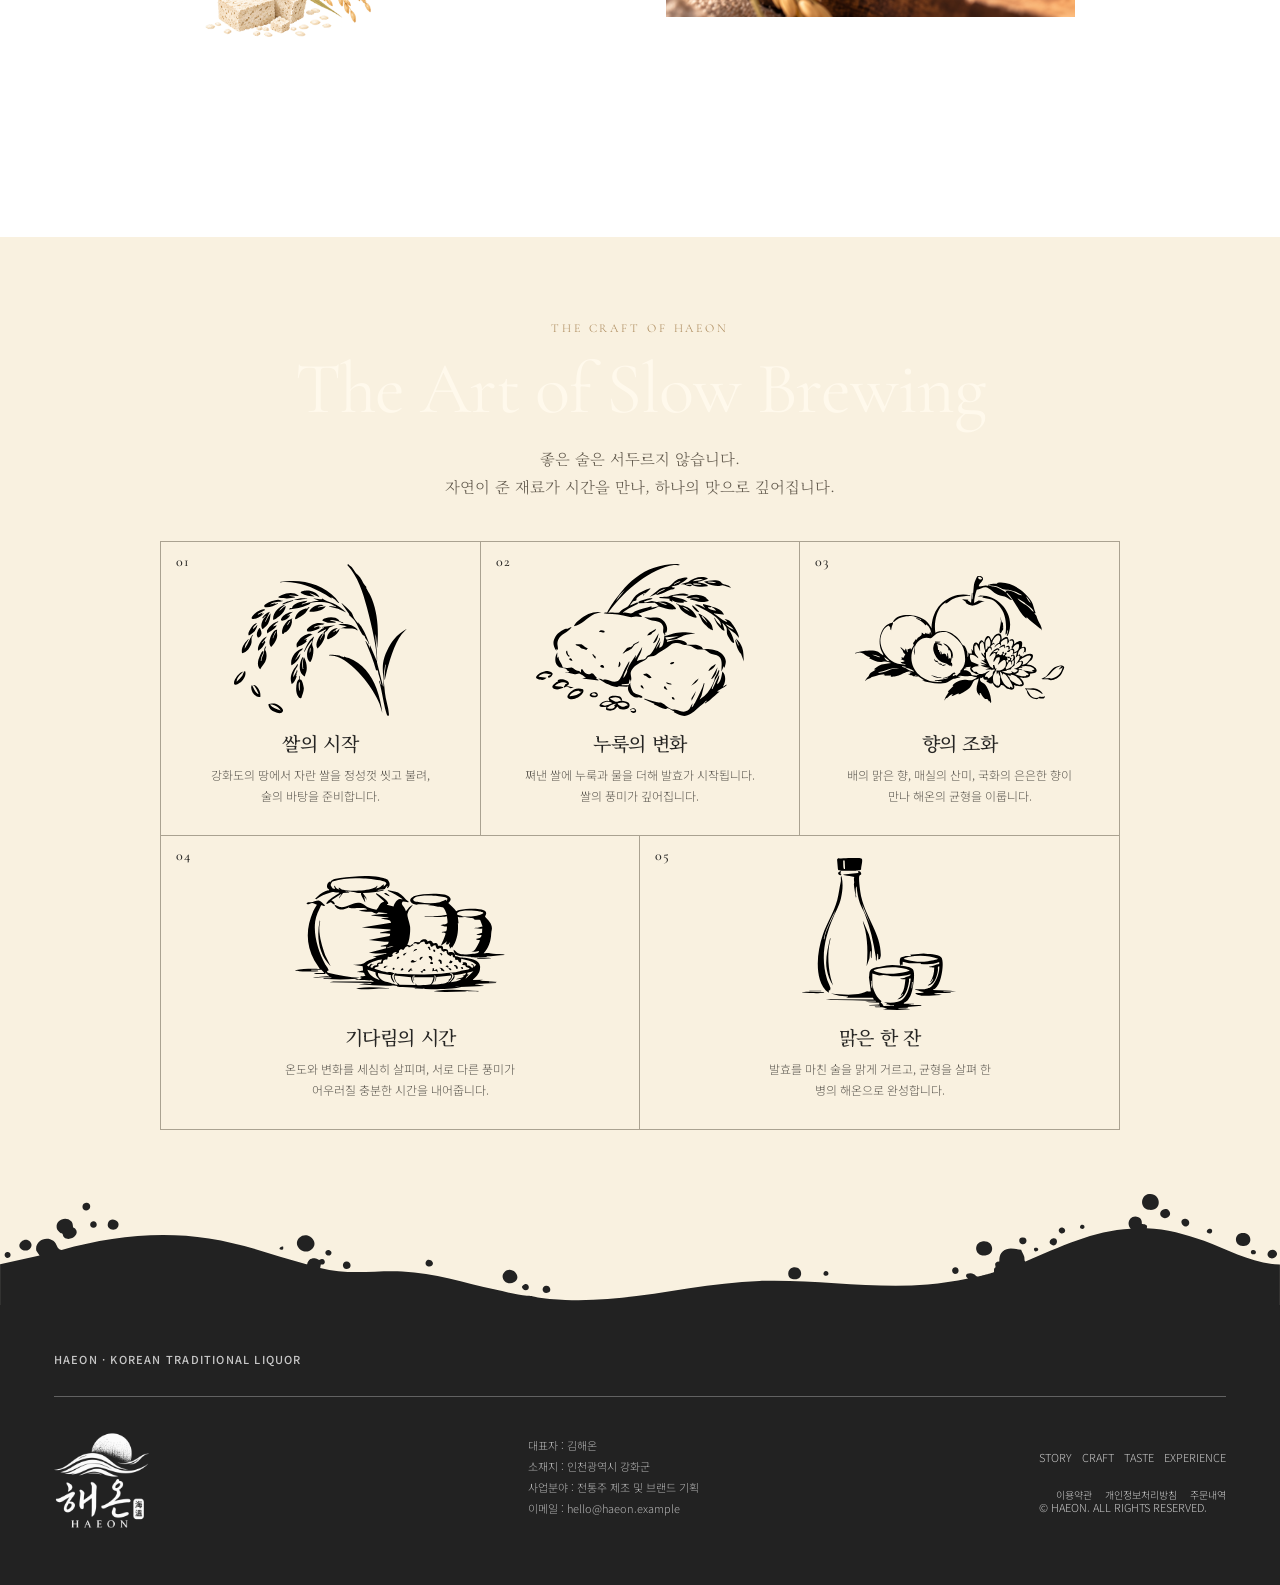
<file: haeon/craft.html>
<!DOCTYPE html>
<html lang="ko"><head><meta charset="UTF-8"><meta name="viewport" content="width=device-width, initial-scale=1"><meta name="theme-color" content="#18324a"><meta name="description" content="바람이 키우고, 시간이 빚다. 프리미엄 한국 약주 해온 HAEON의 브랜드 이야기, 재료, 풍미와 컬렉션."><title>재료와 주조 과정 | 해온 HAEON</title><link rel="icon" href="assets/favicon.svg" type="image/svg+xml"><link rel="preconnect" href="https://fonts.googleapis.com"><link rel="preconnect" href="https://fonts.gstatic.com" crossorigin><link href="https://fonts.googleapis.com/css2?family=Cormorant+Garamond:wght@400;500;600&family=Noto+Sans+KR:wght@300;400;500&family=Noto+Serif+KR:wght@400;500;600&display=swap" rel="stylesheet"><link rel="stylesheet" href="https://fonts.googleapis.com/css2?family=Gowun+Batang:wght@400;700&display=swap"><link rel="stylesheet" href="css/style.css"><script src="js/main.js" defer></script><link rel="stylesheet" href="css/header.css"><link rel="stylesheet" href="css/footer.css?v=haeon-wave-final-2"><link rel="stylesheet" href="css/craft-layout.css?v=title-bold-select-1019"><link rel="stylesheet" href="css/commerce.css?v=align-center-20261019"><script src="js/commerce.js" defer></script></head>
<body data-page="craft"><a class="skip-link" href="#main">본문으로 바로가기</a>
<header class="site-header minimal-header"><nav class="header-nav" aria-label="브랜드 메뉴"><div class="story-menu"><a class="story-menu__trigger" href="brand.html" aria-haspopup="true" aria-expanded="false" aria-controls="story-submenu">STORY</a><div class="story-menu__dropdown" id="story-submenu" aria-label="STORY 하위 메뉴"><a href="brand.html">STORY</a><a href="brand-detail.html">CI</a></div></div><a href="craft.html" aria-current="page">CRAFT</a><a href="taste.html">TASTE</a></nav><a class="header-logo" href="index.html" aria-label="해온 HAEON 홈"><img src="assets/images/haeon-logo.png" alt="해온 HAEON" width="180" height="188"></a><nav class="header-experience" aria-label="구매 메뉴"><a href="shop.html">EXPERIENCE</a></nav><div class="haeon-shop-actions" aria-label="계정 및 장바구니">
    <a class="haeon-account-link" href="account.html" aria-label="회원가입 및 계정"><img class="haeon-action-icon" src="assets/images/ACCOUNT%201.svg" alt="" width="25" height="25"><span class="haeon-action-label">ACCOUNT</span></a>
    <span class="haeon-shop-actions__divider" aria-hidden="true"></span>
    <button class="haeon-cart-trigger" type="button" data-cart-open aria-label="장바구니 열기"><img class="haeon-action-icon" src="assets/images/BAG%201.svg" alt="" width="25" height="25"><span class="haeon-action-label">BAG</span></button>
  </div></header>

<main id="main" class="craft-main">
  <!-- 01 / Intro: original-color rice-grain video with vertical editorial headline. -->
  <section class="craft-intro" aria-labelledby="craft-intro-title">
    <video class="craft-intro__texture" autoplay muted loop playsinline preload="metadata" poster="assets/images/craft/craft_main_color_poster.jpg" aria-hidden="true" tabindex="-1"><source src="assets/images/craft/CRAFT_MAIN_color_web.mp4" type="video/mp4"></video>
    <div class="craft-intro__shade" aria-hidden="true"></div>
    <div class="craft-intro__copy">
      <p class="craft-intro__vertical" aria-hidden="true">자연이 건네고</p>
      <h1 id="craft-intro-title">&nbsp;&nbsp;&nbsp;시간이 완성한다</h1>
    </div>
  </section>

  <!-- 02 / Ingredient gallery: reserved image rectangles remain intentionally empty. -->
  <section class="craft-ingredients craft-ingredients--gold" id="content" aria-label="해온의 재료: 쌀과 배">
    <div class="craft-ingredients__inner">
      <article class="craft-ingredient craft-ingredient--image-right" aria-labelledby="craft-rice-title">
        <div class="craft-ingredient__copy">
          <span class="craft-ingredient__label">01 / GANGHWA RICE</span>
          <h2 id="craft-rice-title">쌀</h2>
          <p class="craft-ingredient__lead">술의 바탕이 되는 부드러운 단맛.</p>
          <p class="craft-ingredient__description">정성껏 여문 강화도 쌀은 해온의 중심입니다. 담백한 곡물의 결이 입안을 부드럽게 채웁니다.</p>
          <img class="ingredient-mini-icon" src="assets/images/craft/rice.png" alt="쌀 아이콘">
        </div>
        <video class="craft-ingredient__image craft-ingredient__image--soft craft-ingredient__video" autoplay muted loop playsinline preload="metadata" poster="assets/images/craft/rice_field_poster.jpg" aria-label="햇빛 속에서 바람에 흔들리는 황금빛 벼 이삭 영상">
          <source src="assets/images/craft/rice_field_video.mp4" type="video/mp4">
          브라우저가 영상을 지원하지 않습니다.
        </video>
      </article>
      <article class="craft-ingredient craft-ingredient--image-left" aria-labelledby="craft-pear-title">
        <div class="craft-ingredient__copy">
          <span class="craft-ingredient__label">02 / PEAR</span>
          <h2 id="craft-pear-title">배</h2>
          <p class="craft-ingredient__lead">맑고 깨끗한 단맛.</p>
          <p class="craft-ingredient__description">배의 투명한 단맛과 섬세한 과실 향이 쌀의 풍미에 산뜻한 표정을 더합니다.</p>
          <img class="ingredient-mini-icon" src="assets/images/craft/pear.png" alt="배 아이콘">
        </div>
        <img class="craft-ingredient__image craft-ingredient__image--soft" src="assets/images/craft/pear_main.png" alt="배 사진">
      </article>
    </div>
  </section>

  <section class="craft-ingredients craft-ingredients--light" aria-label="해온의 재료: 매실, 국화, 누룩">
    <div class="craft-ingredients__inner">
      <article class="craft-ingredient craft-ingredient--image-right" aria-labelledby="craft-plum-title">
        <div class="craft-ingredient__copy">
          <span class="craft-ingredient__label">03 / GREEN PLUM</span>
          <h2 id="craft-plum-title">매실</h2>
          <p class="craft-ingredient__lead">산뜻한 산미와 균형.</p>
          <p class="craft-ingredient__description">매실의 생기 있는 산미가 단맛의 무게를 잡아주어 한 모금을 가볍게 마무리합니다.</p>
          <img class="ingredient-mini-icon" src="assets/images/craft/plum.png" alt="매실 아이콘">
        </div>
        <img class="craft-ingredient__image craft-ingredient__image--soft" src="assets/images/craft/plum_main.png" alt="매실 사진">
      </article>
      <article class="craft-ingredient craft-ingredient--image-left" aria-labelledby="craft-flower-title">
        <div class="craft-ingredient__copy">
          <span class="craft-ingredient__label">04 / CHRYSANTHEMUM</span>
          <h2 id="craft-flower-title">국화</h2>
          <p class="craft-ingredient__lead">잔 끝에 머무는 은은한 꽃향.</p>
          <p class="craft-ingredient__description">튀지 않는 꽃향이 과실과 곡물 사이를 연결하고, 향긋한 여운을 남깁니다.</p>
          <img class="ingredient-mini-icon" src="assets/images/craft/gukhwa.png" alt="국화 아이콘">
        </div>
        <img class="craft-ingredient__image craft-ingredient__image--soft" src="assets/images/craft/gukhwa_main.png" alt="국화 사진">
      </article>
      <article class="craft-ingredient craft-ingredient--image-right" aria-labelledby="craft-nuruk-title">
        <div class="craft-ingredient__copy">
          <span class="craft-ingredient__label">05 / NURUK</span>
          <h2 id="craft-nuruk-title">누룩</h2>
          <p class="craft-ingredient__lead">발효의 깊이, 시간의 풍미.</p>
          <p class="craft-ingredient__description">곡식을 술로 바꾸는 누룩. 발효가 만드는 복합적인 풍미가 해온에 깊이를 더합니다.</p>
          <img class="ingredient-mini-icon" src="assets/images/craft/nuruk.png" alt="누룩 아이콘">
        </div>
        <img class="craft-ingredient__image craft-ingredient__image--soft" src="assets/images/craft/nuruk_main.png" alt="누룩 사진">
      </article>
    </div>
  </section>

  <!-- 03 / Slow brewing: three cells above, two cells below. Visual boxes remain blank. -->
  <section class="craft-process" aria-labelledby="craft-process-title">
    <div class="craft-process__inner">
      <div class="craft-process__heading">
        <p class="craft-process__eyebrow">THE CRAFT OF HAEON</p>
        <h2 id="craft-process-title">The Art of Slow Brewing</h2>
        <p>좋은 술은 서두르지 않습니다.<br>자연이 준 재료가 시간을 만나, 하나의 맛으로 깊어집니다.</p>
      </div>
      <ol class="craft-process__grid" aria-label="해온의 다섯 가지 주조 이야기">
        <li class="craft-process__step">
          <span class="craft-process__num">01</span>
        <img class="craft-process__visual" src="assets/images/craft/TASTE_01_ill.svg" alt="">
          <h3>쌀의 시작</h3>
          <p>강화도의 땅에서 자란 쌀을 정성껏 씻고 불려, 술의 바탕을 준비합니다.</p>
        </li>
        <li class="craft-process__step">
          <span class="craft-process__num">02</span>
        <img class="craft-process__visual" src="assets/images/craft/TASTE_02_ill.svg" alt="">
          <h3>누룩의 변화</h3>
          <p>쪄낸 쌀에 누룩과 물을 더해 발효가 시작됩니다. 쌀의 풍미가 깊어집니다.</p>
        </li>
        <li class="craft-process__step">
          <span class="craft-process__num">03</span>
        <img class="craft-process__visual" src="assets/images/craft/TASTE_03_ill.svg" alt="">
          <h3>향의 조화</h3>
          <p>배의 맑은 향, 매실의 산미, 국화의 은은한 향이 만나 해온의 균형을 이룹니다.</p>
        </li>
        <li class="craft-process__step">
          <span class="craft-process__num">04</span>
        <img class="craft-process__visual" src="assets/images/craft/TASTE_04_ill.svg" alt="">
          <h3>기다림의 시간</h3>
          <p>온도와 변화를 세심히 살피며, 서로 다른 풍미가 어우러질 충분한 시간을 내어줍니다.</p>
        </li>
        <li class="craft-process__step">
          <span class="craft-process__num">05</span>
        <img class="craft-process__visual" src="assets/images/craft/TASTE_05_ill.svg" alt="">
          <h3>맑은 한 잔</h3>
          <p>발효를 마친 술을 맑게 거르고, 균형을 살펴 한 병의 해온으로 완성합니다.</p>
        </li>
      </ol>
    </div>
  </section>
</main>
<footer class="site-footer brand-footer">
  <div class="brand-footer__top">
    <p class="brand-footer__caption">HAEON · KOREAN TRADITIONAL LIQUOR</p>
    
  </div>
  <div class="brand-footer__body">
    <a class="brand-footer__logo" href="index.html" aria-label="해온 HAEON 홈"><img src="assets/images/haeon-logo-white.png" alt="해온 HAEON" width="276" height="293" loading="lazy" decoding="async"></a>
    <div class="brand-footer__message"><p>대표자 : 김해온</p><p>소재지 : 인천광역시 강화군</p><p>사업분야 : 전통주 제조 및 브랜드 기획</p><p>이메일 : hello@haeon.example</p></div>
    <div class="brand-footer__right">
      <nav class="brand-footer__nav" aria-label="하단 메뉴"><a href="brand.html">STORY</a><a href="craft.html">CRAFT</a><a href="taste.html">TASTE</a><a href="shop.html">EXPERIENCE</a></nav>
      <div class="haeon-legal-links"><a href="terms.html">이용약관</a><a href="privacy.html">개인정보처리방침</a><a href="orders.html">주문내역</a></div><p class="brand-footer__copyright">© HAEON. ALL RIGHTS RESERVED.</p>
    </div>
  </div>
</footer>
<div class="toast" role="status" aria-live="polite"></div>
<a class="haeon-to-top" href="#" aria-label="페이지 맨 위로 이동" title="맨 위로 이동"></a>
</body></html>
</file>
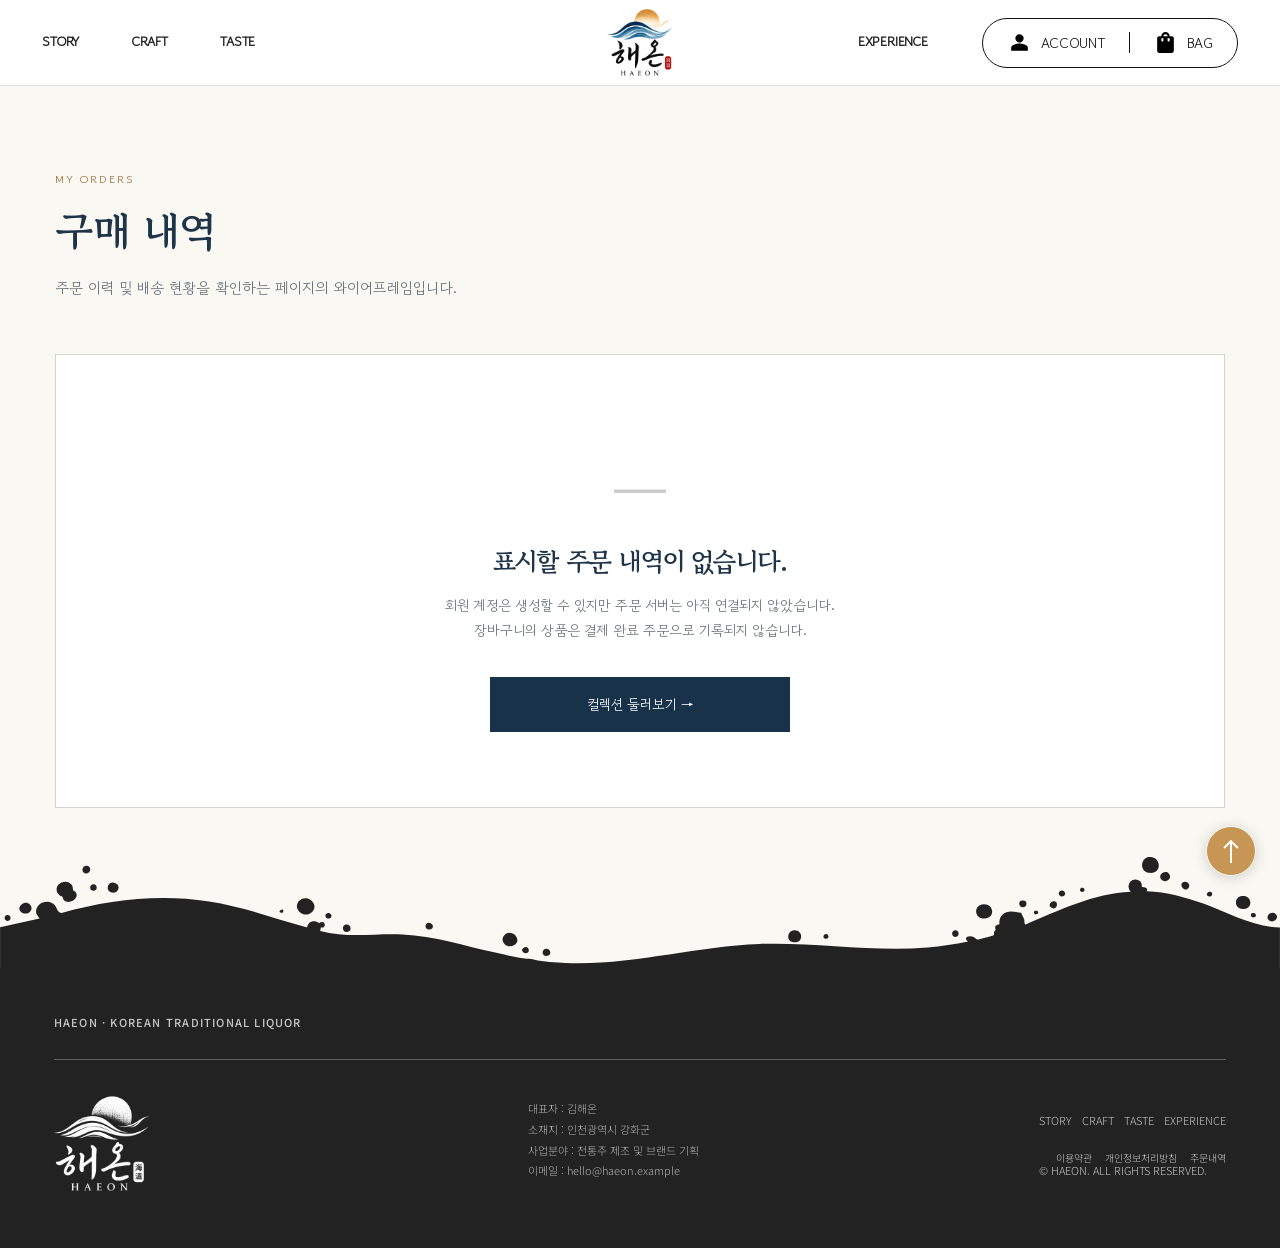
<file: haeon/orders.html>
<!DOCTYPE html><html lang="ko"><head><title>구매 내역 | 해온 HAEON</title><meta charset="UTF-8"><meta name="viewport" content="width=device-width, initial-scale=1"><meta name="theme-color" content="#18324a"><meta name="description" content="해온 HAEON 회원가입과 로그인 서비스를 제공하며 실제 주문 및 결제는 아직 진행되지 않습니다."><link rel="icon" href="assets/favicon.svg" type="image/svg+xml"><link rel="preconnect" href="https://fonts.googleapis.com"><link rel="preconnect" href="https://fonts.gstatic.com" crossorigin><link href="https://fonts.googleapis.com/css2?family=Cormorant+Garamond:wght@400;500;600&family=Gowun+Batang:wght@400;700&family=Gowun+Dodum&family=Noto+Sans+KR:wght@300;400;500&display=swap" rel="stylesheet"><link rel="stylesheet" href="css/style.css"><link rel="stylesheet" href="css/header.css"><link rel="stylesheet" href="css/footer.css"><link rel="stylesheet" href="css/commerce.css?v=align-center-20261019"><script src="js/main.js" defer></script><script src="js/commerce.js" defer></script></head><body data-page="orders"><a class="skip-link" href="#main">본문으로 바로가기</a><header class="site-header minimal-header"><nav class="header-nav" aria-label="브랜드 메뉴"><div class="story-menu"><a class="story-menu__trigger" href="brand.html" aria-haspopup="true" aria-expanded="false" aria-controls="story-submenu">STORY</a><div class="story-menu__dropdown" id="story-submenu" aria-label="STORY 하위 메뉴"><a href="brand.html">STORY</a><a href="brand-detail.html">CI</a></div></div><a href="craft.html">CRAFT</a><a href="taste.html">TASTE</a></nav><a class="header-logo" href="index.html" aria-label="해온 HAEON 홈"><img src="assets/images/haeon-logo.png" alt="해온 HAEON" width="180" height="188"></a><nav class="header-experience" aria-label="구매 메뉴"><a href="shop.html">EXPERIENCE</a></nav><div class="haeon-shop-actions" aria-label="계정 및 장바구니">
    <a class="haeon-account-link" href="account.html" aria-label="회원가입 및 계정"><img class="haeon-action-icon" src="assets/images/ACCOUNT%201.svg" alt="" width="25" height="25"><span class="haeon-action-label">ACCOUNT</span></a>
    <span class="haeon-shop-actions__divider" aria-hidden="true"></span>
    <button class="haeon-cart-trigger" type="button" data-cart-open aria-label="장바구니 열기"><img class="haeon-action-icon" src="assets/images/BAG%201.svg" alt="" width="25" height="25"><span class="haeon-action-label">BAG</span></button>
  </div></header><main id="main" class="commerce-main"><div class="commerce-shell commerce-narrow"><div class="commerce-page-header"><p class="commerce-eyebrow">MY ORDERS</p><h1>구매 내역</h1><p>주문 이력 및 배송 현황을 확인하는 페이지의 와이어프레임입니다.</p></div><div class="commerce-empty-orders"><div aria-hidden="true">—</div><h2>표시할 주문 내역이 없습니다.</h2><p>회원 계정은 생성할 수 있지만 주문 서버는 아직 연결되지 않았습니다.<br>장바구니의 상품은 결제 완료 주문으로 기록되지 않습니다.</p><a href="shop.html" class="commerce-primary commerce-link-button">컬렉션 둘러보기 →</a></div></div></main><footer class="site-footer brand-footer">
  <div class="brand-footer__top"><p class="brand-footer__caption">HAEON · KOREAN TRADITIONAL LIQUOR</p></div>
  <div class="brand-footer__body"><a class="brand-footer__logo" href="index.html" aria-label="해온 HAEON 홈"><img src="assets/images/haeon-logo-white.png" alt="해온 HAEON" width="276" height="293"></a><div class="brand-footer__message"><p>대표자 : 김해온</p><p>소재지 : 인천광역시 강화군</p><p>사업분야 : 전통주 제조 및 브랜드 기획</p><p>이메일 : hello@haeon.example</p></div><div class="brand-footer__right"><nav class="brand-footer__nav" aria-label="하단 메뉴"><a href="brand.html">STORY</a><a href="craft.html">CRAFT</a><a href="taste.html">TASTE</a><a href="shop.html">EXPERIENCE</a></nav><div class="haeon-legal-links"><a href="terms.html">이용약관</a><a href="privacy.html">개인정보처리방침</a><a href="orders.html">주문내역</a></div><p class="brand-footer__copyright">© HAEON. ALL RIGHTS RESERVED.</p></div></div>
</footer><div class="toast" role="status" aria-live="polite"></div>
<a class="haeon-to-top" href="#" aria-label="페이지 맨 위로 이동" title="맨 위로 이동"></a>
</body></html>
</file>
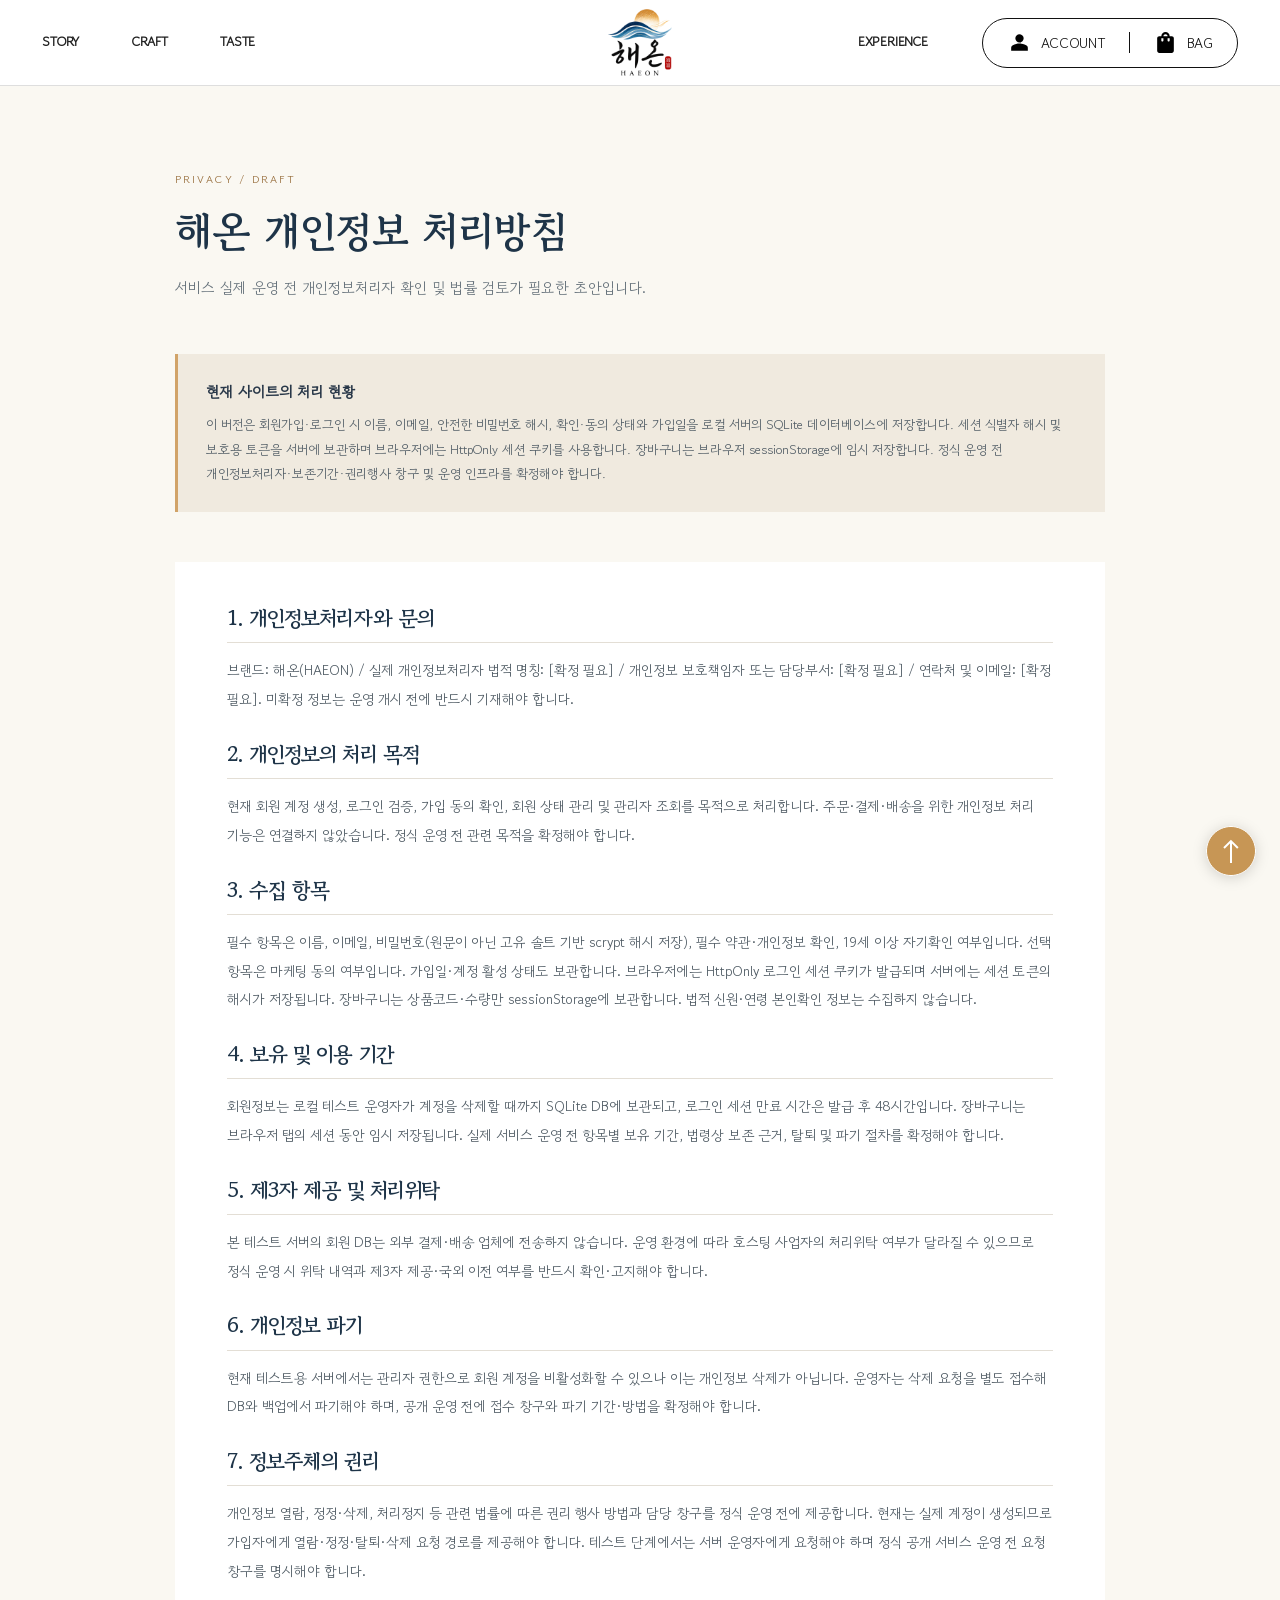
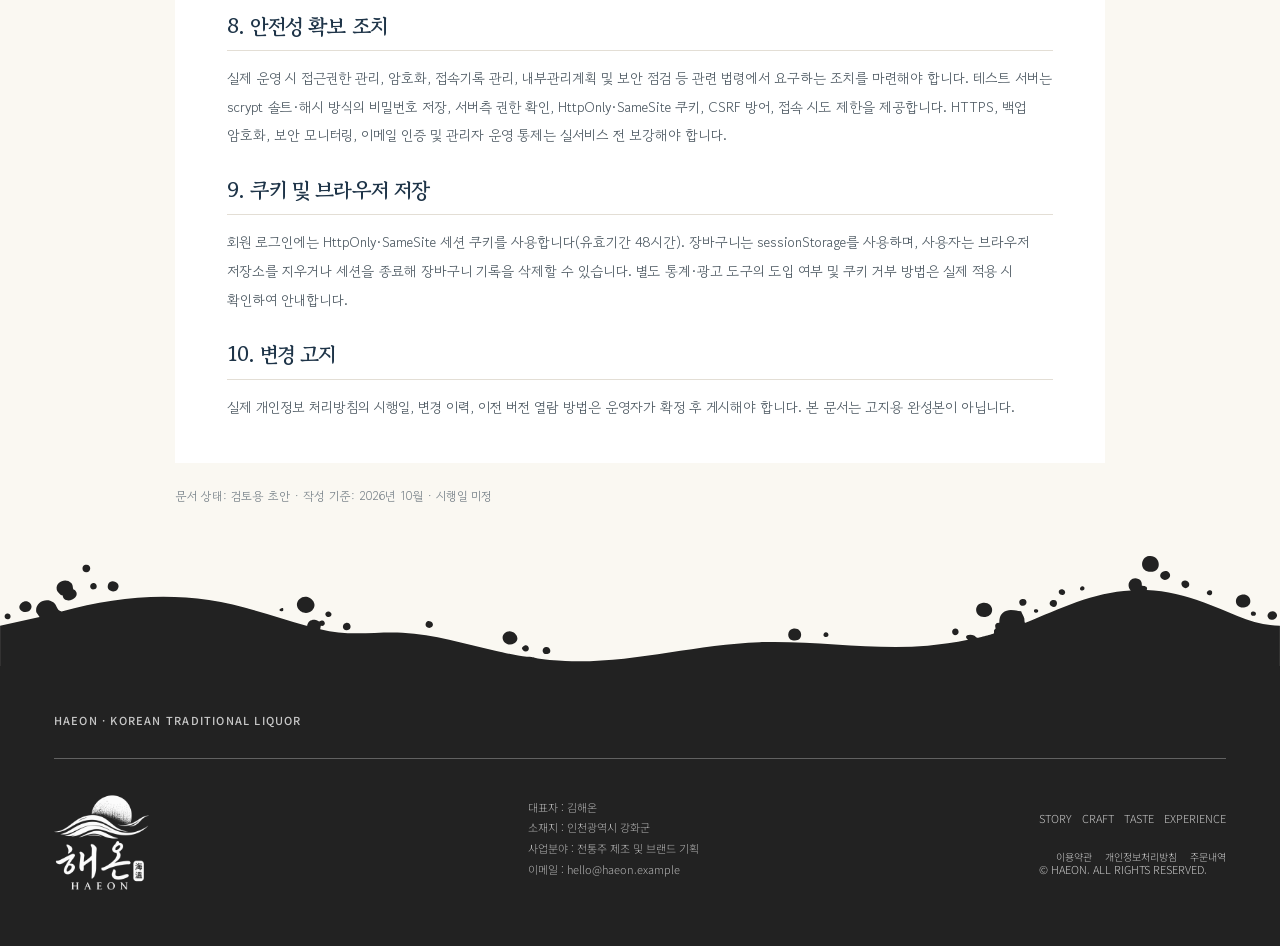
<file: haeon/privacy.html>
<!DOCTYPE html><html lang="ko"><head><title>개인정보 처리방침 초안 | 해온 HAEON</title><meta charset="UTF-8"><meta name="viewport" content="width=device-width, initial-scale=1"><meta name="theme-color" content="#18324a"><meta name="description" content="해온 HAEON 회원가입과 로그인 서비스를 제공하며 실제 주문 및 결제는 아직 진행되지 않습니다."><link rel="icon" href="assets/favicon.svg" type="image/svg+xml"><link rel="preconnect" href="https://fonts.googleapis.com"><link rel="preconnect" href="https://fonts.gstatic.com" crossorigin><link href="https://fonts.googleapis.com/css2?family=Cormorant+Garamond:wght@400;500;600&family=Gowun+Batang:wght@400;700&family=Gowun+Dodum&family=Noto+Sans+KR:wght@300;400;500&display=swap" rel="stylesheet"><link rel="stylesheet" href="css/style.css"><link rel="stylesheet" href="css/header.css"><link rel="stylesheet" href="css/footer.css"><link rel="stylesheet" href="css/commerce.css?v=align-center-20261019"><script src="js/main.js" defer></script><script src="js/commerce.js" defer></script></head><body data-page="privacy"><a class="skip-link" href="#main">본문으로 바로가기</a><header class="site-header minimal-header"><nav class="header-nav" aria-label="브랜드 메뉴"><div class="story-menu"><a class="story-menu__trigger" href="brand.html" aria-haspopup="true" aria-expanded="false" aria-controls="story-submenu">STORY</a><div class="story-menu__dropdown" id="story-submenu" aria-label="STORY 하위 메뉴"><a href="brand.html">STORY</a><a href="brand-detail.html">CI</a></div></div><a href="craft.html">CRAFT</a><a href="taste.html">TASTE</a></nav><a class="header-logo" href="index.html" aria-label="해온 HAEON 홈"><img src="assets/images/haeon-logo.png" alt="해온 HAEON" width="180" height="188"></a><nav class="header-experience" aria-label="구매 메뉴"><a href="shop.html">EXPERIENCE</a></nav><div class="haeon-shop-actions" aria-label="계정 및 장바구니">
    <a class="haeon-account-link" href="account.html" aria-label="회원가입 및 계정"><img class="haeon-action-icon" src="assets/images/ACCOUNT%201.svg" alt="" width="25" height="25"><span class="haeon-action-label">ACCOUNT</span></a>
    <span class="haeon-shop-actions__divider" aria-hidden="true"></span>
    <button class="haeon-cart-trigger" type="button" data-cart-open aria-label="장바구니 열기"><img class="haeon-action-icon" src="assets/images/BAG%201.svg" alt="" width="25" height="25"><span class="haeon-action-label">BAG</span></button>
  </div></header><main id="main" class="commerce-main"><div class="commerce-shell commerce-legal"><div class="commerce-page-header"><p class="commerce-eyebrow">PRIVACY / DRAFT</p><h1>해온 개인정보 처리방침</h1><p>서비스 실제 운영 전 개인정보처리자 확인 및 법률 검토가 필요한 초안입니다.</p></div><div class="commerce-policy-note"><strong>현재 사이트의 처리 현황</strong><p>이 버전은 회원가입·로그인 시 이름, 이메일, 안전한 비밀번호 해시, 확인·동의 상태와 가입일을 로컬 서버의 SQLite 데이터베이스에 저장합니다. 세션 식별자 해시 및 보호용 토큰을 서버에 보관하며 브라우저에는 HttpOnly 세션 쿠키를 사용합니다. 장바구니는 브라우저 sessionStorage에 임시 저장합니다. 정식 운영 전 개인정보처리자·보존기간·권리행사 창구 및 운영 인프라를 확정해야 합니다.</p></div><article class="commerce-legal-document">
<h2>1. 개인정보처리자와 문의</h2><p>브랜드: 해온(HAEON) / 실제 개인정보처리자 법적 명칭: [확정 필요] / 개인정보 보호책임자 또는 담당부서: [확정 필요] / 연락처 및 이메일: [확정 필요]. 미확정 정보는 운영 개시 전에 반드시 기재해야 합니다.</p>
<h2>2. 개인정보의 처리 목적</h2><p>현재 회원 계정 생성, 로그인 검증, 가입 동의 확인, 회원 상태 관리 및 관리자 조회를 목적으로 처리합니다. 주문·결제·배송을 위한 개인정보 처리 기능은 연결하지 않았습니다. 정식 운영 전 관련 목적을 확정해야 합니다.</p>
<h2>3. 수집 항목</h2><p>필수 항목은 이름, 이메일, 비밀번호(원문이 아닌 고유 솔트 기반 scrypt 해시 저장), 필수 약관·개인정보 확인, 19세 이상 자기확인 여부입니다. 선택 항목은 마케팅 동의 여부입니다. 가입일·계정 활성 상태도 보관합니다. 브라우저에는 HttpOnly 로그인 세션 쿠키가 발급되며 서버에는 세션 토큰의 해시가 저장됩니다. 장바구니는 상품코드·수량만 sessionStorage에 보관합니다. 법적 신원·연령 본인확인 정보는 수집하지 않습니다.</p>
<h2>4. 보유 및 이용 기간</h2><p>회원정보는 로컬 테스트 운영자가 계정을 삭제할 때까지 SQLite DB에 보관되고, 로그인 세션 만료 시간은 발급 후 48시간입니다. 장바구니는 브라우저 탭의 세션 동안 임시 저장됩니다. 실제 서비스 운영 전 항목별 보유 기간, 법령상 보존 근거, 탈퇴 및 파기 절차를 확정해야 합니다.</p>
<h2>5. 제3자 제공 및 처리위탁</h2><p>본 테스트 서버의 회원 DB는 외부 결제·배송 업체에 전송하지 않습니다. 운영 환경에 따라 호스팅 사업자의 처리위탁 여부가 달라질 수 있으므로 정식 운영 시 위탁 내역과 제3자 제공·국외 이전 여부를 반드시 확인·고지해야 합니다.</p>
<h2>6. 개인정보 파기</h2><p>현재 테스트용 서버에서는 관리자 권한으로 회원 계정을 비활성화할 수 있으나 이는 개인정보 삭제가 아닙니다. 운영자는 삭제 요청을 별도 접수해 DB와 백업에서 파기해야 하며, 공개 운영 전에 접수 창구와 파기 기간·방법을 확정해야 합니다.</p>
<h2>7. 정보주체의 권리</h2><p>개인정보 열람, 정정·삭제, 처리정지 등 관련 법률에 따른 권리 행사 방법과 담당 창구를 정식 운영 전에 제공합니다. 현재는 실제 계정이 생성되므로 가입자에게 열람·정정·탈퇴·삭제 요청 경로를 제공해야 합니다. 테스트 단계에서는 서버 운영자에게 요청해야 하며 정식 공개 서비스 운영 전 요청 창구를 명시해야 합니다.</p>
<h2>8. 안전성 확보 조치</h2><p>실제 운영 시 접근권한 관리, 암호화, 접속기록 관리, 내부관리계획 및 보안 점검 등 관련 법령에서 요구하는 조치를 마련해야 합니다. 테스트 서버는 scrypt 솔트·해시 방식의 비밀번호 저장, 서버측 권한 확인, HttpOnly·SameSite 쿠키, CSRF 방어, 접속 시도 제한을 제공합니다. HTTPS, 백업 암호화, 보안 모니터링, 이메일 인증 및 관리자 운영 통제는 실서비스 전 보강해야 합니다.</p>
<h2>9. 쿠키 및 브라우저 저장</h2><p>회원 로그인에는 HttpOnly·SameSite 세션 쿠키를 사용합니다(유효기간 48시간). 장바구니는 sessionStorage를 사용하며, 사용자는 브라우저 저장소를 지우거나 세션을 종료해 장바구니 기록을 삭제할 수 있습니다. 별도 통계·광고 도구의 도입 여부 및 쿠키 거부 방법은 실제 적용 시 확인하여 안내합니다.</p>
<h2>10. 변경 고지</h2><p>실제 개인정보 처리방침의 시행일, 변경 이력, 이전 버전 열람 방법은 운영자가 확정 후 게시해야 합니다. 본 문서는 고지용 완성본이 아닙니다.</p>
</article><p class="commerce-document-date">문서 상태: 검토용 초안 · 작성 기준: 2026년 10월 · 시행일 미정</p></div></main><footer class="site-footer brand-footer">
  <div class="brand-footer__top"><p class="brand-footer__caption">HAEON · KOREAN TRADITIONAL LIQUOR</p></div>
  <div class="brand-footer__body"><a class="brand-footer__logo" href="index.html" aria-label="해온 HAEON 홈"><img src="assets/images/haeon-logo-white.png" alt="해온 HAEON" width="276" height="293"></a><div class="brand-footer__message"><p>대표자 : 김해온</p><p>소재지 : 인천광역시 강화군</p><p>사업분야 : 전통주 제조 및 브랜드 기획</p><p>이메일 : hello@haeon.example</p></div><div class="brand-footer__right"><nav class="brand-footer__nav" aria-label="하단 메뉴"><a href="brand.html">STORY</a><a href="craft.html">CRAFT</a><a href="taste.html">TASTE</a><a href="shop.html">EXPERIENCE</a></nav><div class="haeon-legal-links"><a href="terms.html">이용약관</a><a href="privacy.html">개인정보처리방침</a><a href="orders.html">주문내역</a></div><p class="brand-footer__copyright">© HAEON. ALL RIGHTS RESERVED.</p></div></div>
</footer><div class="toast" role="status" aria-live="polite"></div>
<a class="haeon-to-top" href="#" aria-label="페이지 맨 위로 이동" title="맨 위로 이동"></a>
</body></html>
</file>
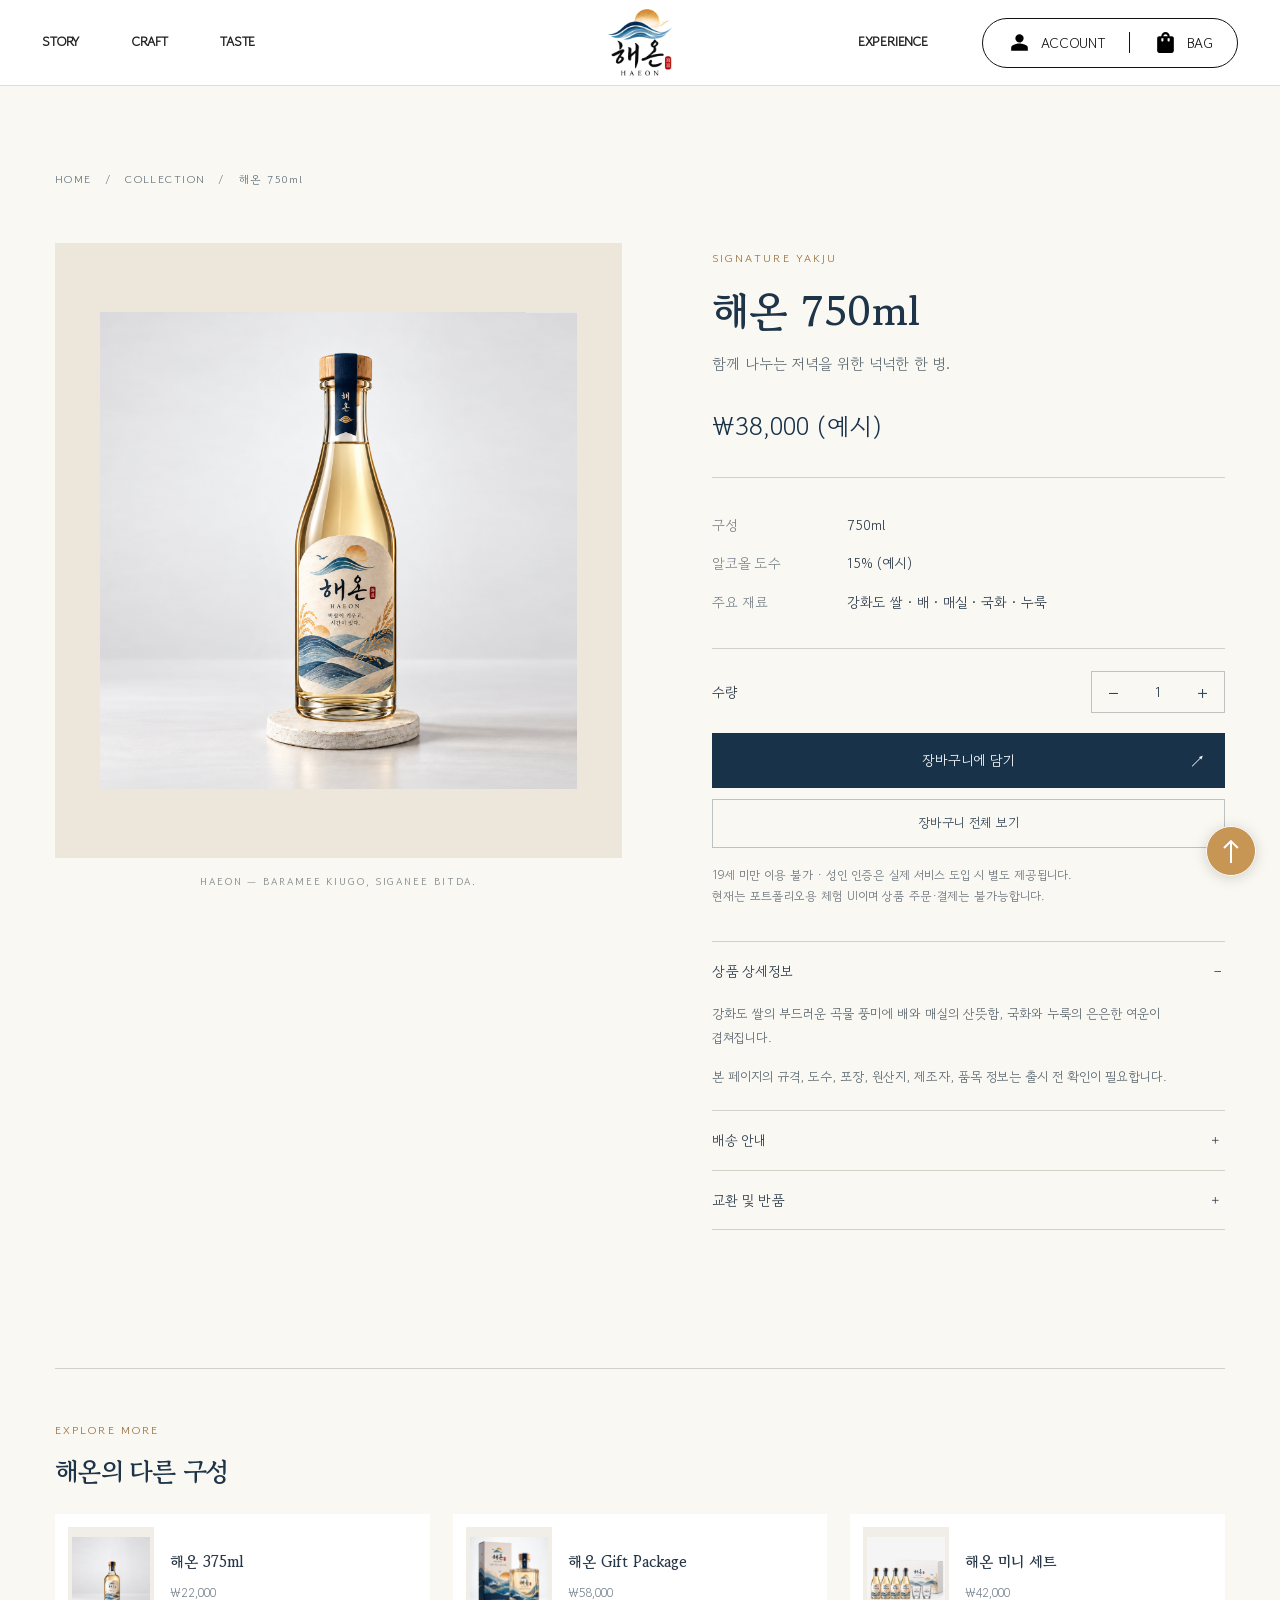
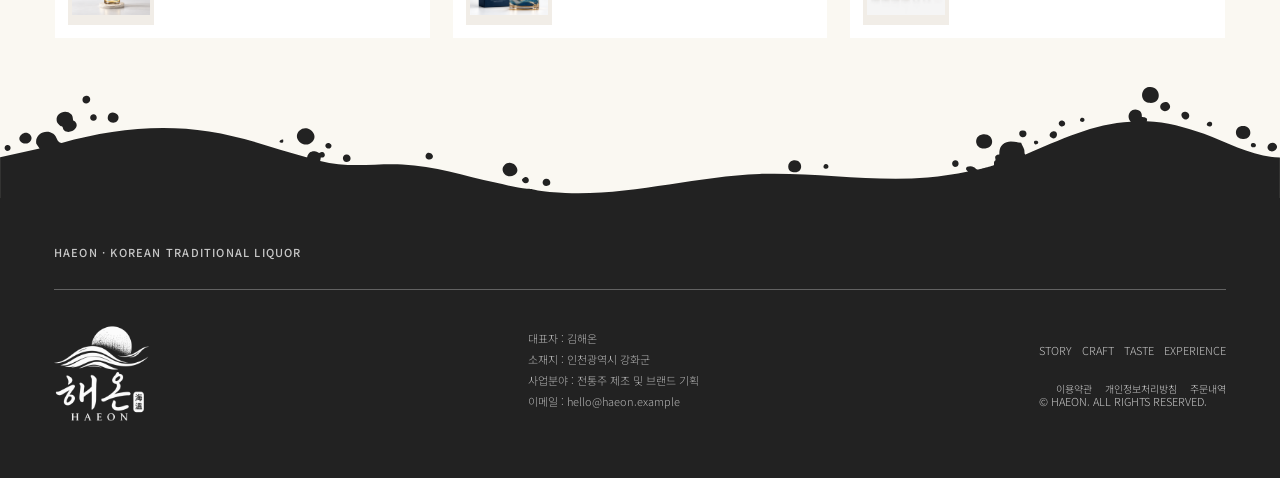
<file: haeon/product-detail.html>
<!DOCTYPE html><html lang="ko"><head><title>상품 상세 | 해온 HAEON</title><meta charset="UTF-8"><meta name="viewport" content="width=device-width, initial-scale=1"><meta name="theme-color" content="#18324a"><meta name="description" content="해온 HAEON 회원가입과 로그인 서비스를 제공하며 실제 주문 및 결제는 아직 진행되지 않습니다."><link rel="icon" href="assets/favicon.svg" type="image/svg+xml"><link rel="preconnect" href="https://fonts.googleapis.com"><link rel="preconnect" href="https://fonts.gstatic.com" crossorigin><link href="https://fonts.googleapis.com/css2?family=Cormorant+Garamond:wght@400;500;600&family=Gowun+Batang:wght@400;700&family=Gowun+Dodum&family=Noto+Sans+KR:wght@300;400;500&display=swap" rel="stylesheet"><link rel="stylesheet" href="css/style.css"><link rel="stylesheet" href="css/header.css"><link rel="stylesheet" href="css/footer.css"><link rel="stylesheet" href="css/commerce.css?v=align-center-20261019"><script src="js/main.js" defer></script><script src="js/commerce.js" defer></script></head><body data-page="product-detail"><a class="skip-link" href="#main">본문으로 바로가기</a><header class="site-header minimal-header"><nav class="header-nav" aria-label="브랜드 메뉴"><div class="story-menu"><a class="story-menu__trigger" href="brand.html" aria-haspopup="true" aria-expanded="false" aria-controls="story-submenu">STORY</a><div class="story-menu__dropdown" id="story-submenu" aria-label="STORY 하위 메뉴"><a href="brand.html">STORY</a><a href="brand-detail.html">CI</a></div></div><a href="craft.html">CRAFT</a><a href="taste.html">TASTE</a></nav><a class="header-logo" href="index.html" aria-label="해온 HAEON 홈"><img src="assets/images/haeon-logo.png" alt="해온 HAEON" width="180" height="188"></a><nav class="header-experience" aria-label="구매 메뉴"><a href="shop.html">EXPERIENCE</a></nav><div class="haeon-shop-actions" aria-label="계정 및 장바구니">
    <a class="haeon-account-link" href="account.html" aria-label="회원가입 및 계정"><img class="haeon-action-icon" src="assets/images/ACCOUNT%201.svg" alt="" width="25" height="25"><span class="haeon-action-label">ACCOUNT</span></a>
    <span class="haeon-shop-actions__divider" aria-hidden="true"></span>
    <button class="haeon-cart-trigger" type="button" data-cart-open aria-label="장바구니 열기"><img class="haeon-action-icon" src="assets/images/BAG%201.svg" alt="" width="25" height="25"><span class="haeon-action-label">BAG</span></button>
  </div></header><main id="main" class="commerce-main"><div class="commerce-shell"><nav class="commerce-breadcrumb" aria-label="현재 위치"><a href="index.html">HOME</a><span>/</span><a href="shop.html">COLLECTION</a><span>/</span><span id="product-crumb">DETAIL</span></nav><div class="commerce-product-layout" data-product-detail>
<div class="commerce-product-gallery"><div class="commerce-product-main-image"><img id="pd-image" src="assets/images/experience/haeon-bottle.png" alt="해온 제품" decoding="async"></div><div class="commerce-gallery-note">HAEON — BARAMEE KIUGO, SIGANEE BITDA.</div></div>
<div class="commerce-product-details"><p class="commerce-eyebrow" id="pd-tag">SIGNATURE YAKJU</p><h1 id="pd-name">해온 750ml</h1><p class="commerce-product-subtitle" id="pd-desc"></p><p class="commerce-price" id="pd-price">₩38,000</p><div class="commerce-horizontal-rule"></div><dl class="commerce-meta"><div><dt>구성</dt><dd id="pd-volume"></dd></div><div><dt>알코올 도수</dt><dd id="pd-alc"></dd></div><div><dt>주요 재료</dt><dd>강화도 쌀 · 배 · 매실 · 국화 · 누룩</dd></div></dl>
<div class="commerce-purchase-controls"><span>수량</span><div class="commerce-stepper"><button type="button" data-quantity-minus aria-label="수량 줄이기">−</button><output id="pd-quantity" aria-live="polite">1</output><button type="button" data-quantity-plus aria-label="수량 늘리기">＋</button></div></div>
<button type="button" class="commerce-primary" id="pd-add">장바구니에 담기 <span aria-hidden="true">↗</span></button><a href="cart.html" class="commerce-secondary">장바구니 전체 보기</a>
<p class="commerce-helper">19세 미만 이용 불가 · 성인 인증은 실제 서비스 도입 시 별도 제공됩니다.<br>현재는 포트폴리오용 체험 UI이며 상품 주문·결제는 불가능합니다.</p>
<div class="commerce-accordions"><details open><summary>상품 상세정보</summary><div class="commerce-accordion-copy"><p id="pd-explain"></p><p>본 페이지의 규격, 도수, 포장, 원산지, 제조자, 품목 정보는 출시 전 확인이 필요합니다.</p></div></details><details><summary>배송 안내</summary><div class="commerce-accordion-copy"><p>배송비·배송지역·출고일은 아직 확정되지 않았습니다. 전통주 통신판매 적격 여부 및 성인 본인확인이 확인된 후 실제 배송 안내가 제공됩니다.</p></div></details><details><summary>교환 및 반품</summary><div class="commerce-accordion-copy"><p>전자상거래법에 따른 청약철회 및 예외 사유를 포함한 실제 반품 조건은 판매 전 고지해야 합니다. 현재의 표시는 예시 안내입니다.</p><a href="terms.html">이용약관 확인 →</a></div></details></div>
</div></div><section class="commerce-related"><p class="commerce-eyebrow">EXPLORE MORE</p><h2>해온의 다른 구성</h2><div class="commerce-related-grid" id="pd-related"></div></section></div></main><footer class="site-footer brand-footer">
  <div class="brand-footer__top"><p class="brand-footer__caption">HAEON · KOREAN TRADITIONAL LIQUOR</p></div>
  <div class="brand-footer__body"><a class="brand-footer__logo" href="index.html" aria-label="해온 HAEON 홈"><img src="assets/images/haeon-logo-white.png" alt="해온 HAEON" width="276" height="293"></a><div class="brand-footer__message"><p>대표자 : 김해온</p><p>소재지 : 인천광역시 강화군</p><p>사업분야 : 전통주 제조 및 브랜드 기획</p><p>이메일 : hello@haeon.example</p></div><div class="brand-footer__right"><nav class="brand-footer__nav" aria-label="하단 메뉴"><a href="brand.html">STORY</a><a href="craft.html">CRAFT</a><a href="taste.html">TASTE</a><a href="shop.html">EXPERIENCE</a></nav><div class="haeon-legal-links"><a href="terms.html">이용약관</a><a href="privacy.html">개인정보처리방침</a><a href="orders.html">주문내역</a></div><p class="brand-footer__copyright">© HAEON. ALL RIGHTS RESERVED.</p></div></div>
</footer><div class="toast" role="status" aria-live="polite"></div>
<a class="haeon-to-top" href="#" aria-label="페이지 맨 위로 이동" title="맨 위로 이동"></a>
</body></html>
</file>
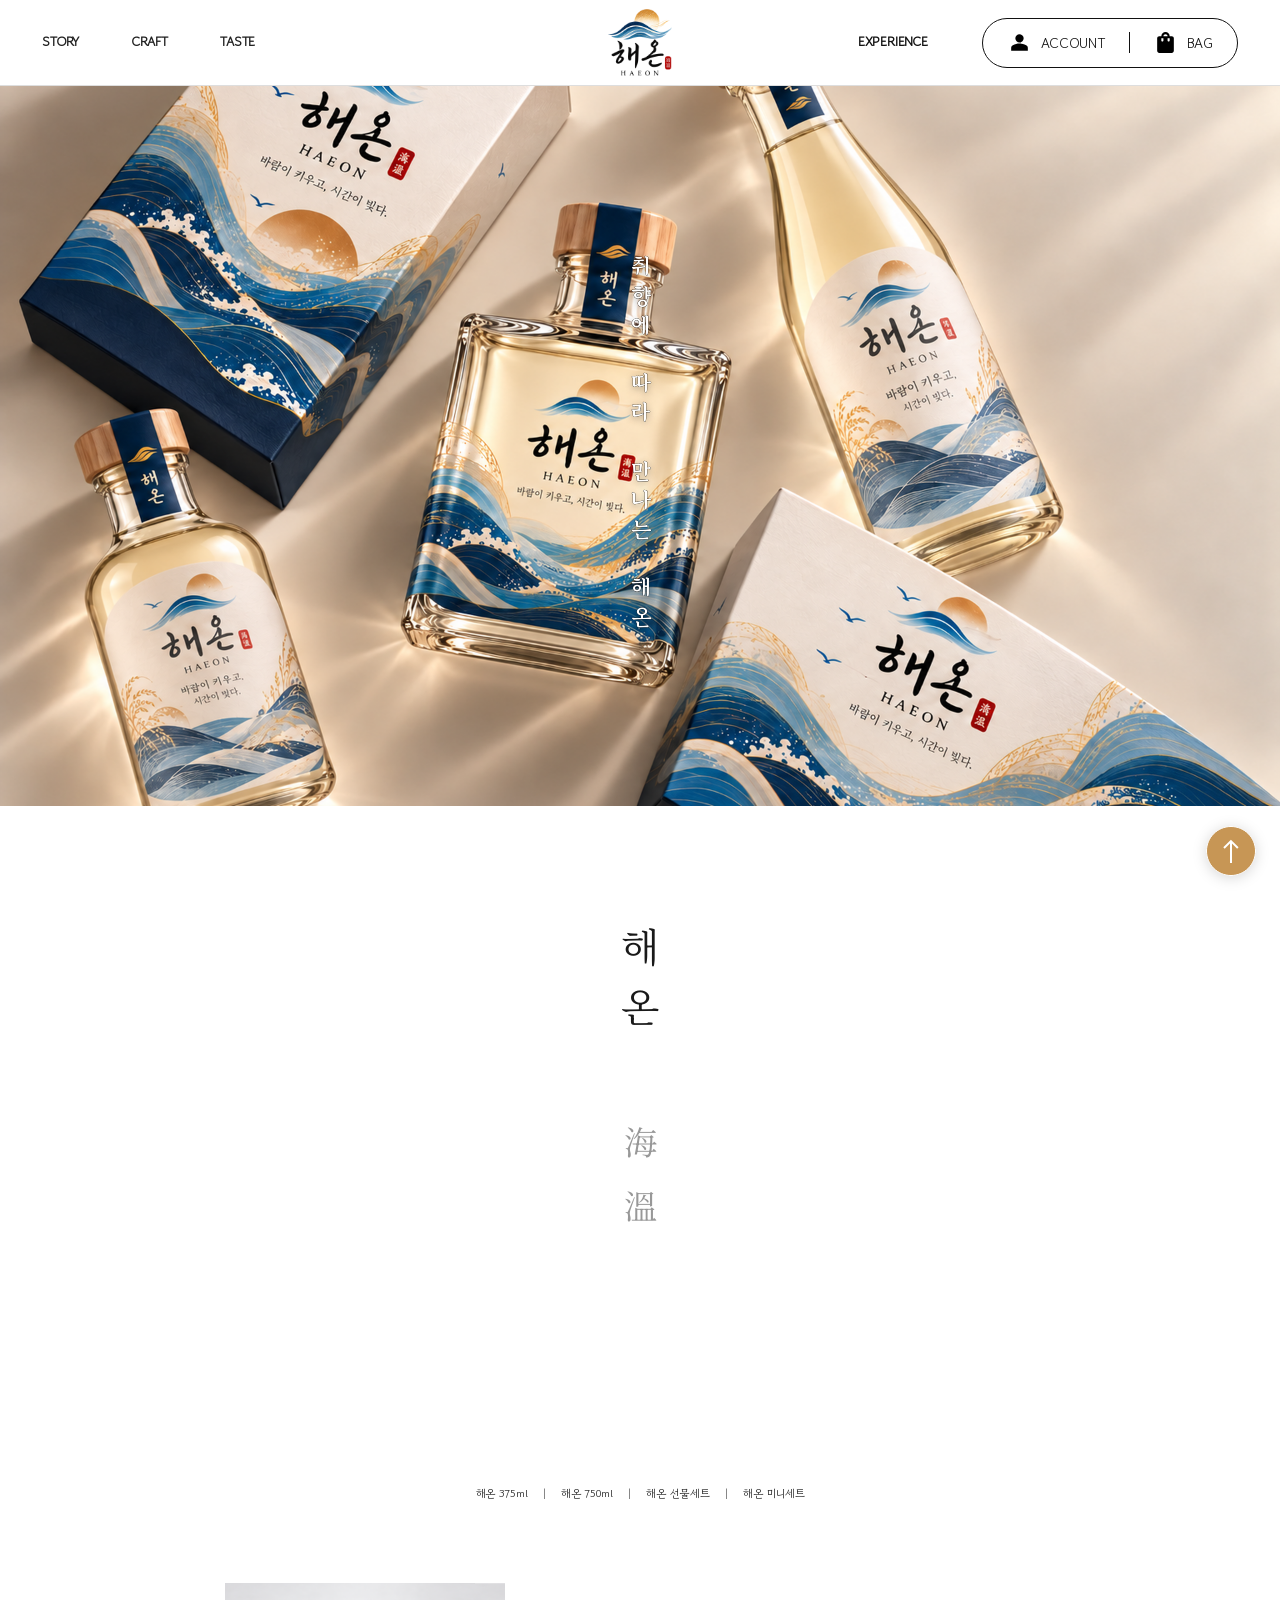
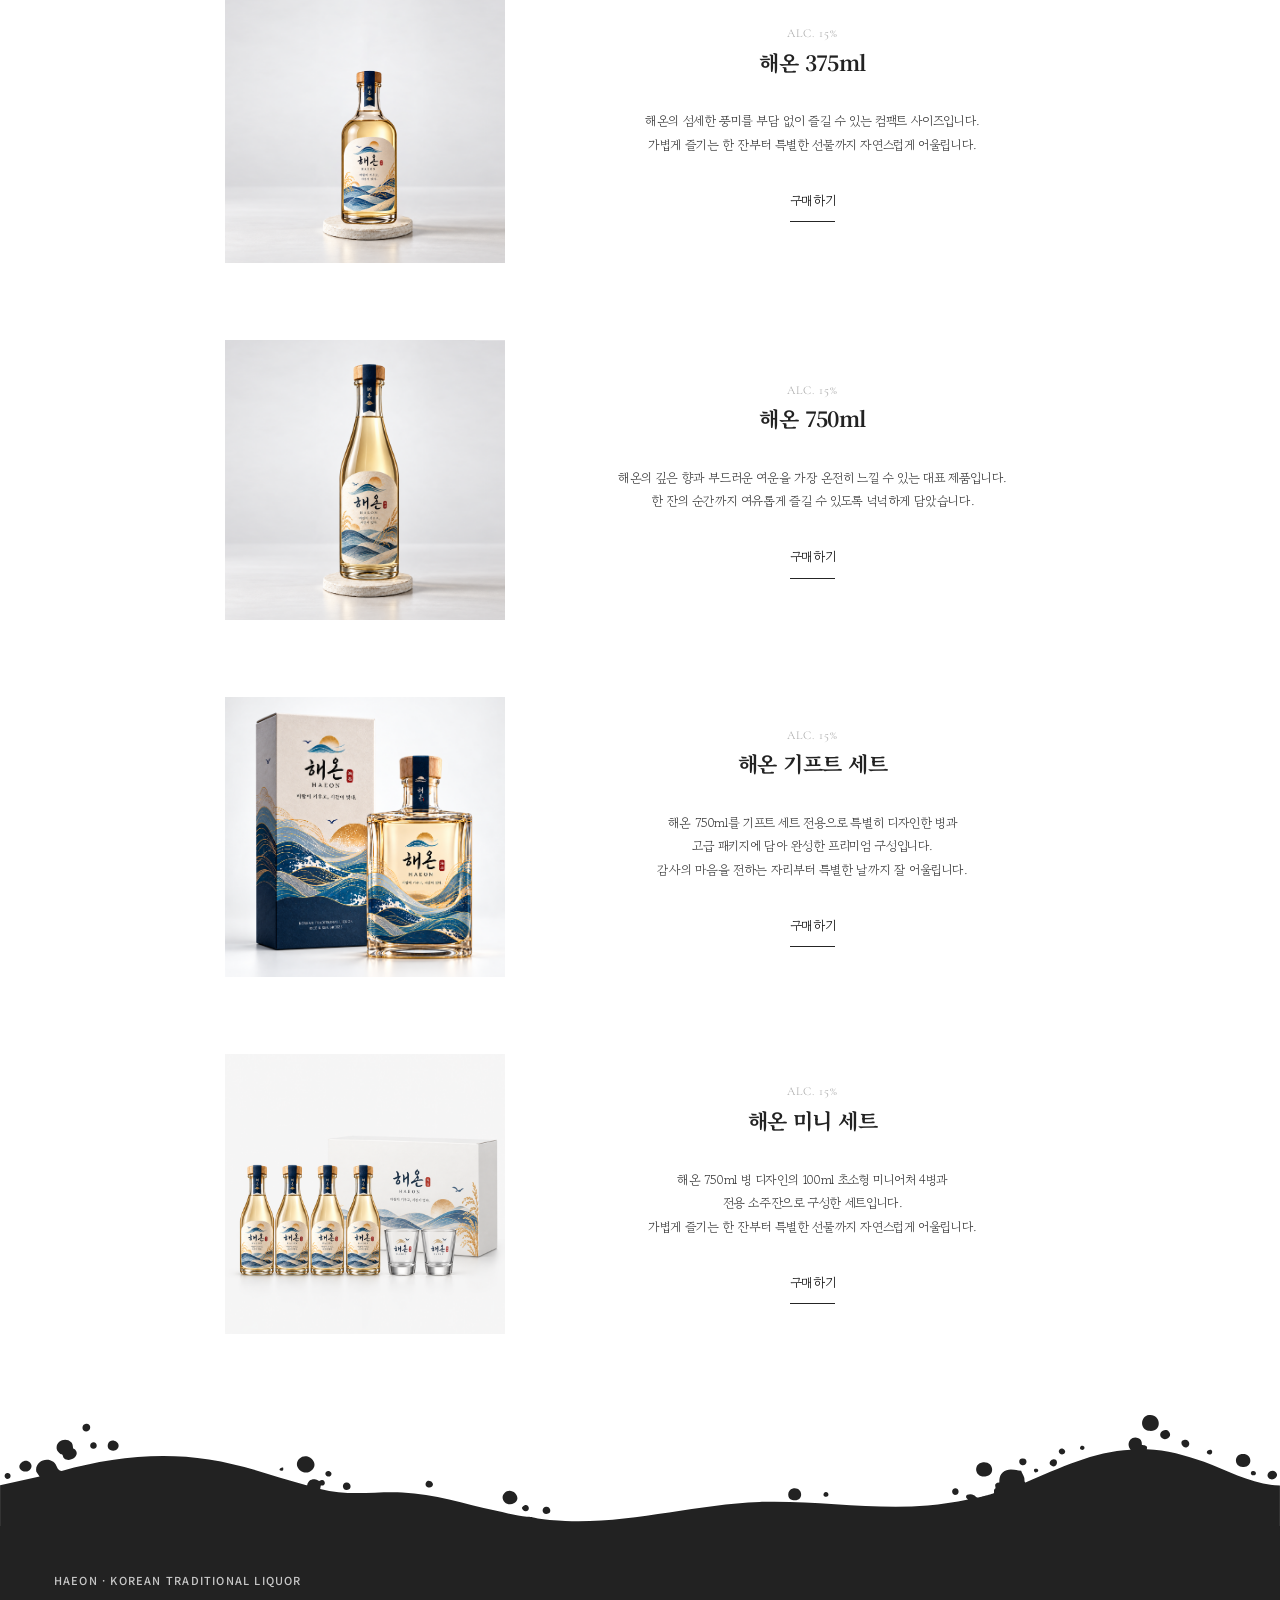
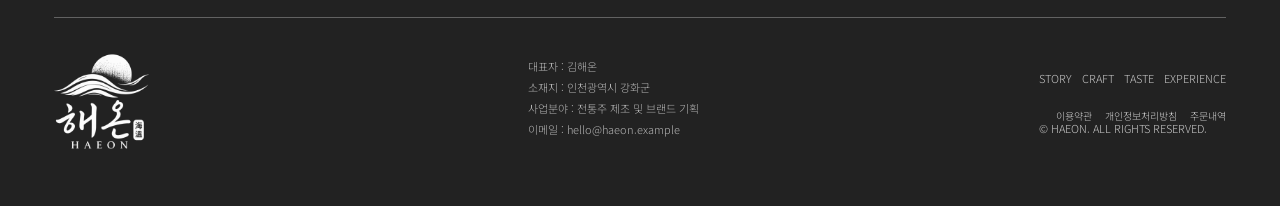
<file: haeon/shop.html>
<!DOCTYPE html>
<html lang="ko"><head><meta charset="UTF-8"><meta name="viewport" content="width=device-width, initial-scale=1"><meta name="theme-color" content="#18324a"><meta name="description" content="바람이 키우고, 시간이 빚다. 프리미엄 한국 약주 해온 HAEON의 브랜드 이야기, 재료, 풍미와 컬렉션."><title>EXPERIENCE · 해온 컬렉션 | HAEON</title><link rel="icon" href="assets/favicon.svg" type="image/svg+xml"><link rel="preconnect" href="https://fonts.googleapis.com"><link rel="preconnect" href="https://fonts.gstatic.com" crossorigin><link href="https://fonts.googleapis.com/css2?family=Cormorant+Garamond:wght@400;500;600&family=Noto+Sans+KR:wght@300;400;500&family=Noto+Serif+KR:wght@400;500;600&display=swap" rel="stylesheet"><link rel="stylesheet" href="css/style.css"><script src="js/main.js" defer></script><link rel="stylesheet" href="css/header.css"><link rel="stylesheet" href="css/footer.css?v=haeon-wave-final-2"><link rel="stylesheet" href="css/commerce.css?v=align-center-20261019"><link rel="stylesheet" href="css/experience-layout.css?v=title-bold-select-1019"><script src="js/commerce.js" defer></script><script src="js/experience.js" defer></script></head>
<body data-page="shop"><a class="skip-link" href="#main">본문으로 바로가기</a>
<header class="site-header minimal-header"><nav class="header-nav" aria-label="브랜드 메뉴"><div class="story-menu"><a class="story-menu__trigger" href="brand.html" aria-haspopup="true" aria-expanded="false" aria-controls="story-submenu">STORY</a><div class="story-menu__dropdown" id="story-submenu" aria-label="STORY 하위 메뉴"><a href="brand.html">STORY</a><a href="brand-detail.html">CI</a></div></div><a href="craft.html">CRAFT</a><a href="taste.html">TASTE</a></nav><a class="header-logo" href="index.html" aria-label="해온 HAEON 홈"><img src="assets/images/haeon-logo.png" alt="해온 HAEON" width="180" height="188"></a><nav class="header-experience" aria-label="구매 메뉴"><a href="shop.html" aria-current="page">EXPERIENCE</a></nav><div class="haeon-shop-actions" aria-label="계정 및 장바구니">
    <a class="haeon-account-link" href="account.html" aria-label="회원가입 및 계정"><img class="haeon-action-icon" src="assets/images/ACCOUNT%201.svg" alt="" width="25" height="25"><span class="haeon-action-label">ACCOUNT</span></a>
    <span class="haeon-shop-actions__divider" aria-hidden="true"></span>
    <button class="haeon-cart-trigger" type="button" data-cart-open aria-label="장바구니 열기"><img class="haeon-action-icon" src="assets/images/BAG%201.svg" alt="" width="25" height="25"><span class="haeon-action-label">BAG</span></button>
  </div></header>

<main id="main" class="experience-main">
  <section class="experience-hero" aria-labelledby="experience-hero-title">
    <img src="assets/images/experience/experience-hero-1920x1080.png"
         alt="해온의 약주 병과 선물 패키지를 밝은 햇살 아래 펼쳐 놓은 메인 컬렉션 이미지"
         width="1920" height="1080" fetchpriority="high" decoding="async">
    <h1 id="experience-hero-title" class="experience-hero__title">취향에 따라 만나는 해온</h1>
  </section>

  <section class="experience-intro" aria-labelledby="experience-title">
    <h2 id="experience-title" class="experience-intro__name" aria-label="해온">
      <span>해</span><span>온</span>
    </h2>
    <p class="experience-intro__hanja" aria-label="바다 해, 따뜻할 온"><span>海</span><span>溫</span></p>
    <nav class="experience-intro__nav" aria-label="해온 상품 바로가기">
      <a href="#haeon-375">해온 375ml</a>
      <a href="#haeon-750">해온 750ml</a>
      <a href="#haeon-gift">해온 선물세트</a>
      <a href="#haeon-mini">해온 미니세트</a>
    </nav>
  </section>

  <section class="experience-catalogue" id="experience-products" aria-label="해온 상품 소개">
    <article class="experience-item" id="haeon-375">
      <a class="experience-item__image" href="product-detail.html?id=375" aria-label="해온 375ml 상세 보기">
        <img src="assets/images/experience/375ml.png" alt="투명한 소형 해온 375ml 약주 병" width="1500" height="1500" loading="lazy" decoding="async">
      </a>
      <div class="experience-item__content">
        <p class="experience-item__alc">ALC. 15%</p>
        <h2>해온 375ml</h2>
        <p class="experience-item__description">해온의 섬세한 풍미를 부담 없이 즐길 수 있는 컴팩트 사이즈입니다.<br>가볍게 즐기는 한 잔부터 특별한 선물까지 자연스럽게 어울립니다.</p>
        <a class="experience-item__link" href="product-detail.html?id=375">구매하기</a>
      </div>
    </article>

    <article class="experience-item" id="haeon-750">
      <a class="experience-item__image" href="product-detail.html?id=750" aria-label="해온 750ml 상세 보기">
        <img src="assets/images/experience/750ml.png" alt="긴 병 모양의 해온 750ml 약주" width="1500" height="1500" loading="lazy" decoding="async">
      </a>
      <div class="experience-item__content">
        <p class="experience-item__alc">ALC. 15%</p>
        <h2>해온 750ml</h2>
        <p class="experience-item__description">해온의 깊은 향과 부드러운 여운을 가장 온전히 느낄 수 있는 대표 제품입니다.<br>한 잔의 순간까지 여유롭게 즐길 수 있도록 넉넉하게 담았습니다.</p>
        <a class="experience-item__link" href="product-detail.html?id=750">구매하기</a>
      </div>
    </article>

    <article class="experience-item" id="haeon-gift">
      <a class="experience-item__image" href="product-detail.html?id=gift" aria-label="해온 기프트 세트 상세 보기">
        <img src="assets/images/experience/750ml_set.png" alt="해온 기프트 세트 전용 패키지와 약주 병" width="1254" height="1254" loading="lazy" decoding="async">
      </a>
      <div class="experience-item__content">
        <p class="experience-item__alc">ALC. 15%</p>
        <h2>해온 기프트 세트</h2>
        <p class="experience-item__description">해온 750ml를 기프트 세트 전용으로 특별히 디자인한 병과<br>고급 패키지에 담아 완성한 프리미엄 구성입니다.<br>감사의 마음을 전하는 자리부터 특별한 날까지 잘 어울립니다.</p>
        <a class="experience-item__link" href="product-detail.html?id=gift">구매하기</a>
      </div>
    </article>

    <article class="experience-item" id="haeon-mini">
      <a class="experience-item__image" href="product-detail.html?id=mini" aria-label="해온 미니 세트 상세 보기">
        <img src="assets/images/experience/100ml_set.png" alt="해온 100ml 소형 병 네 개와 전용 잔으로 구성된 미니 세트" width="1700" height="1700" loading="lazy" decoding="async">
      </a>
      <div class="experience-item__content">
        <p class="experience-item__alc">ALC. 15%</p>
        <h2>해온 미니 세트</h2>
        <p class="experience-item__description">해온 750ml 병 디자인의 100ml 초소형 미니어처 4병과<br>전용 소주잔으로 구성한 세트입니다.<br>가볍게 즐기는 한 잔부터 특별한 선물까지 자연스럽게 어울립니다.</p>
        <a class="experience-item__link" href="product-detail.html?id=mini">구매하기</a>
      </div>
    </article>
  </section>
</main>
<footer class="site-footer brand-footer">
  <div class="brand-footer__top">
    <p class="brand-footer__caption">HAEON · KOREAN TRADITIONAL LIQUOR</p>
    
  </div>
  <div class="brand-footer__body">
    <a class="brand-footer__logo" href="index.html" aria-label="해온 HAEON 홈"><img src="assets/images/haeon-logo-white.png" alt="해온 HAEON" width="276" height="293" loading="lazy" decoding="async"></a>
    <div class="brand-footer__message"><p>대표자 : 김해온</p><p>소재지 : 인천광역시 강화군</p><p>사업분야 : 전통주 제조 및 브랜드 기획</p><p>이메일 : hello@haeon.example</p></div>
    <div class="brand-footer__right">
      <nav class="brand-footer__nav" aria-label="하단 메뉴"><a href="brand.html">STORY</a><a href="craft.html">CRAFT</a><a href="taste.html">TASTE</a><a href="shop.html">EXPERIENCE</a></nav>
      <div class="haeon-legal-links"><a href="terms.html">이용약관</a><a href="privacy.html">개인정보처리방침</a><a href="orders.html">주문내역</a></div><p class="brand-footer__copyright">© HAEON. ALL RIGHTS RESERVED.</p>
    </div>
  </div>
</footer>
<div class="toast" role="status" aria-live="polite"></div>
<a class="haeon-to-top" href="#" aria-label="페이지 맨 위로 이동" title="맨 위로 이동"></a>
</body></html>
</file>
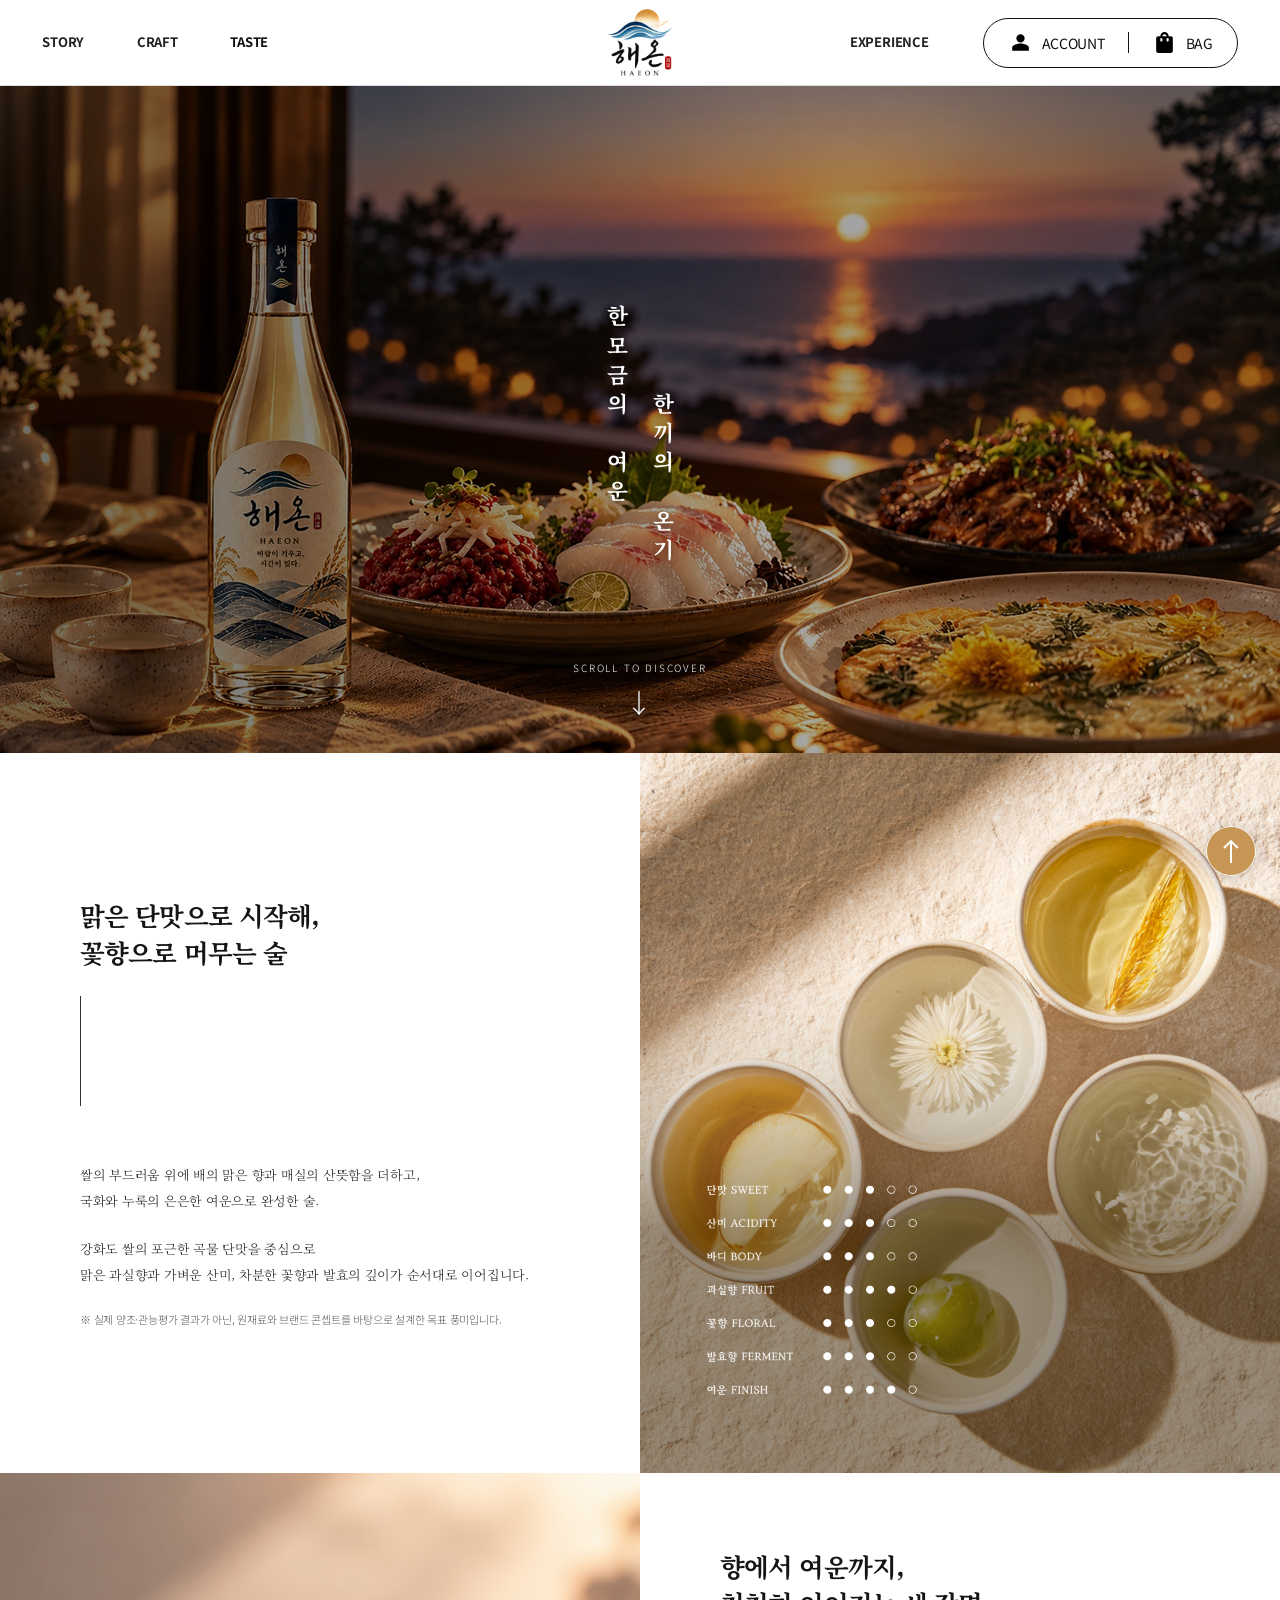
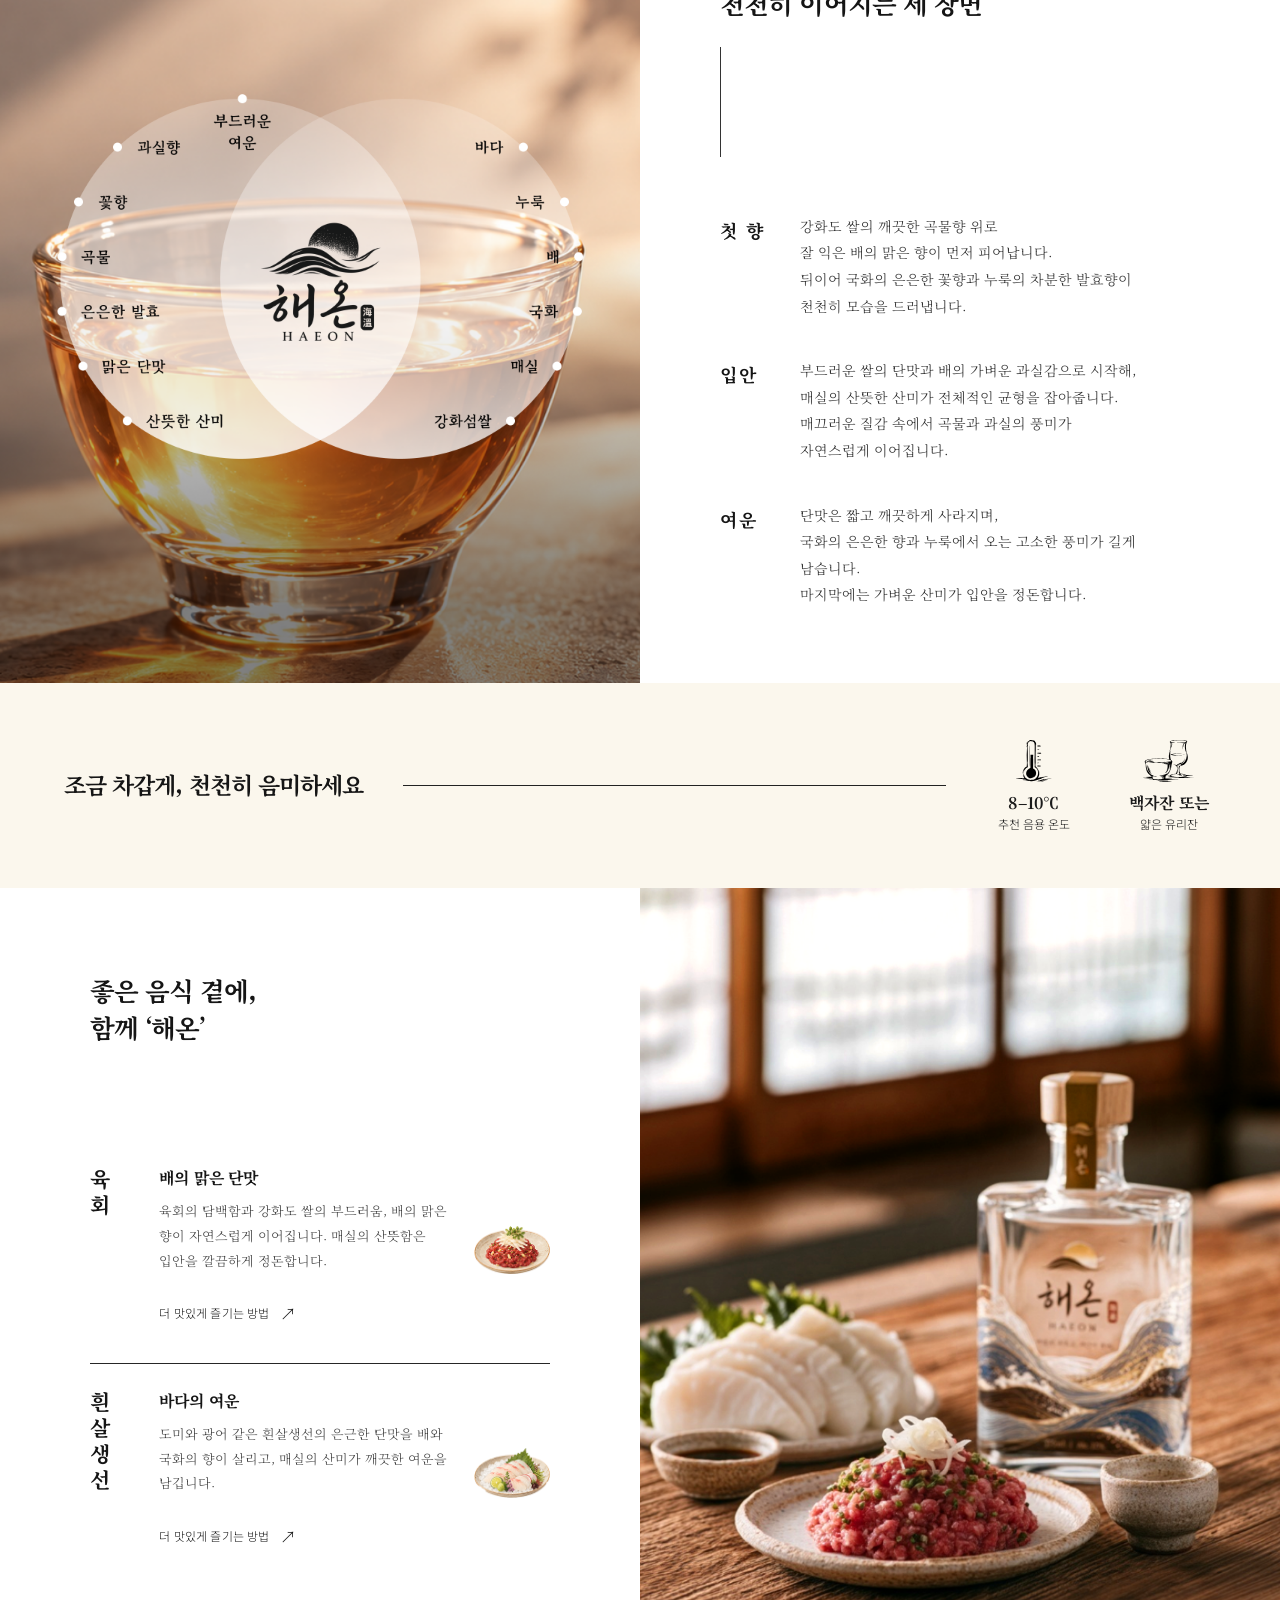
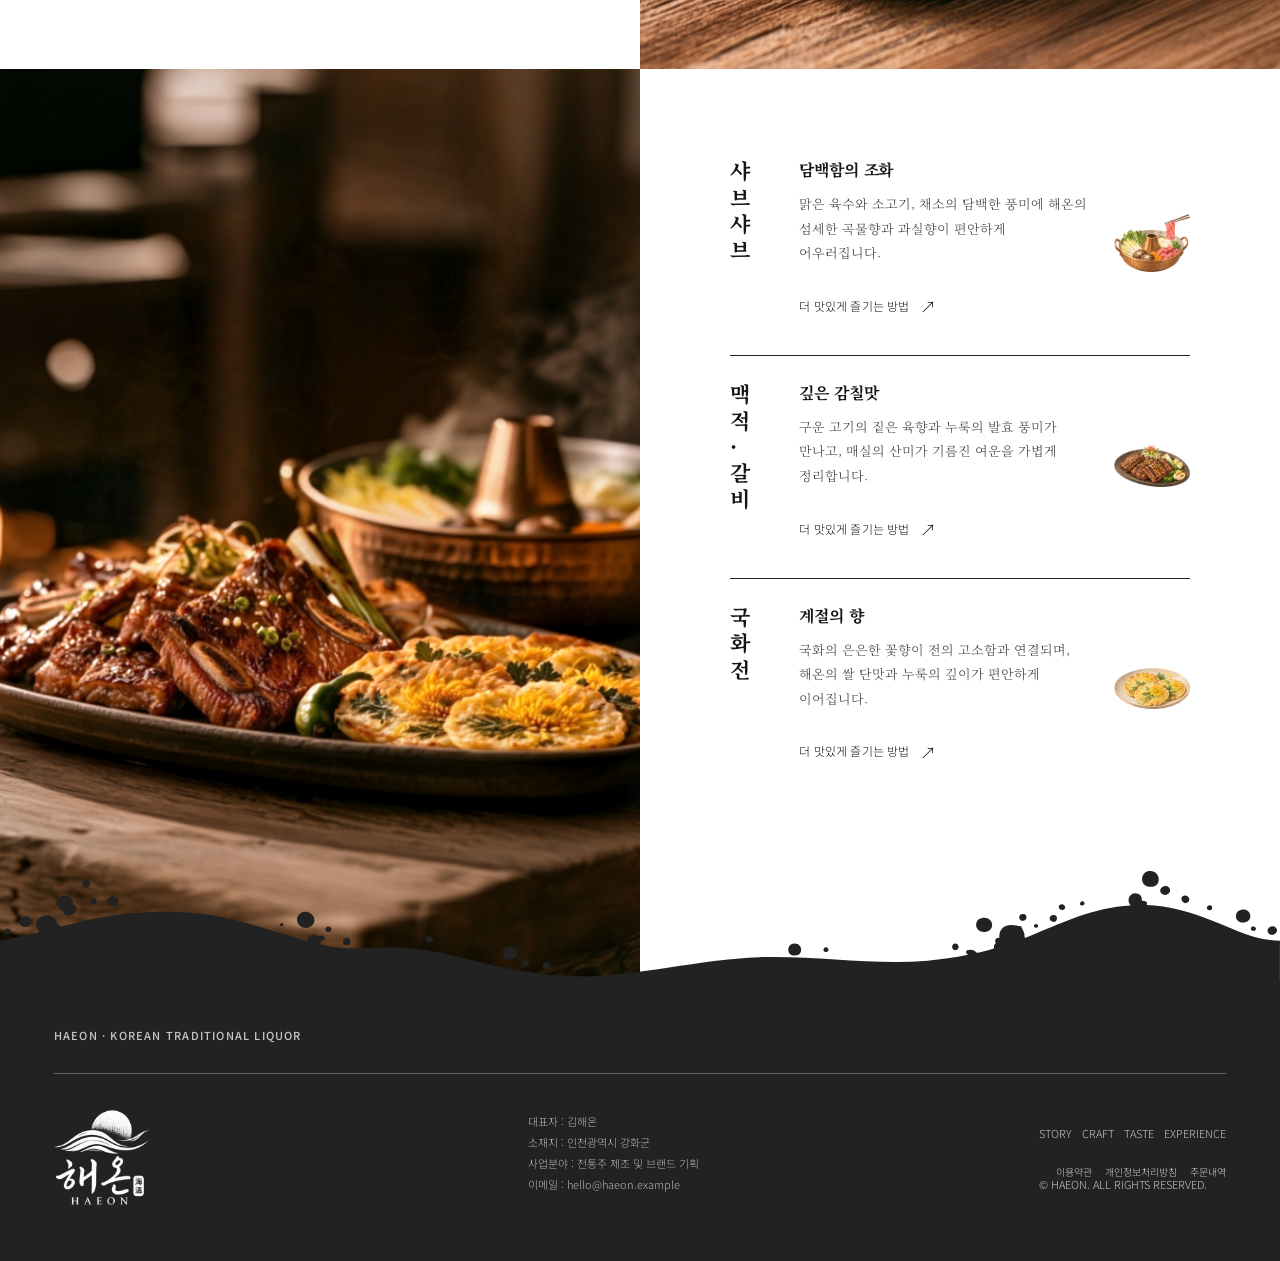
<file: haeon/taste.html>
<!DOCTYPE html>
<html lang="ko"><head><meta charset="utf-8"/><meta content="width=device-width, initial-scale=1" name="viewport"/><meta content="#18324a" name="theme-color"/><meta content="바람이 키우고, 시간이 빚다. 프리미엄 한국 약주 해온 HAEON의 브랜드 이야기, 재료, 풍미와 컬렉션." name="description"/><title>풍미와 페어링 | 해온 HAEON</title><link href="assets/favicon.svg" rel="icon" type="image/svg+xml"/><link href="https://fonts.googleapis.com" rel="preconnect"/><link crossorigin="" href="https://fonts.gstatic.com" rel="preconnect"/><link href="https://fonts.googleapis.com/css2?family=Cormorant+Garamond:wght@400;500;600&amp;family=Noto+Sans+KR:wght@300;400;500&amp;family=Noto+Serif+KR:wght@400;500;600&amp;display=swap" rel="stylesheet"/><link href="css/style.css" rel="stylesheet"/><script defer="" src="js/main.js"></script><link href="css/header.css" rel="stylesheet"/><link href="css/footer.css?v=haeon-wave-final-2" rel="stylesheet"/><link rel="stylesheet" href="css/taste-layout.css?v=photo-frame-960x1080-20261019"><script src="js/taste-drawer.js?v=left-right-1" defer></script><link rel="stylesheet" href="css/commerce.css?v=align-center-20261019"><script src="js/commerce.js" defer></script></head>
<body data-page="taste">
<a class="skip-link" href="#main">본문으로 바로가기</a>
<header class="site-header minimal-header"><nav aria-label="브랜드 메뉴" class="header-nav"><div class="story-menu"><a class="story-menu__trigger" href="brand.html" aria-haspopup="true" aria-expanded="false" aria-controls="story-submenu">STORY</a><div class="story-menu__dropdown" id="story-submenu" aria-label="STORY 하위 메뉴"><a href="brand.html">STORY</a><a href="brand-detail.html">CI</a></div></div><a href="craft.html">CRAFT</a><a aria-current="page" href="taste.html">TASTE</a></nav><a aria-label="해온 HAEON 홈" class="header-logo" href="index.html"><img alt="해온 HAEON" height="188" src="assets/images/haeon-logo.png" width="180"/></a><nav aria-label="구매 메뉴" class="header-experience"><a href="shop.html">EXPERIENCE</a></nav><div class="haeon-shop-actions" aria-label="계정 및 장바구니">
    <a class="haeon-account-link" href="account.html" aria-label="회원가입 및 계정"><img class="haeon-action-icon" src="assets/images/ACCOUNT%201.svg" alt="" width="25" height="25"><span class="haeon-action-label">ACCOUNT</span></a>
    <span class="haeon-shop-actions__divider" aria-hidden="true"></span>
    <button class="haeon-cart-trigger" type="button" data-cart-open aria-label="장바구니 열기"><img class="haeon-action-icon" src="assets/images/BAG%201.svg" alt="" width="25" height="25"><span class="haeon-action-label">BAG</span></button>
  </div></header>
<main id="main" class="taste-v2-main">
  <section class="hero sub-hero taste-v2-hero" aria-labelledby="taste-v2-title">
    <div class="hero-media"><img src="assets/images/taste/taste-title-pairing-1920x1080.png" alt="노을이 비치는 바다 풍경 앞에서 해온과 여러 음식이 함께 차려진 페어링 장면" width="1920" height="1080" fetchpriority="high" decoding="async"></div>
    <div class="hero-shade"></div>
    <div class="taste-v2-hero__text"><h1 id="taste-v2-title">&nbsp;&nbsp;&nbsp;&nbsp;&nbsp;한끼의 온기<br>&nbsp;&nbsp;한모금의 여운</h1></div>
    <a class="taste-v2-scroll" href="#taste-profile">SCROLL TO DISCOVER <span aria-hidden="true">↓</span></a>
  </section>

  <section class="taste-v2-duo taste-v2-profile" id="taste-profile" aria-labelledby="taste-v2-profile-heading">
    <div class="taste-v2-pane taste-v2-pane--paper taste-v2-profile__story">
      <div class="taste-v2-copy">
        <h2 id="taste-v2-profile-heading">맑은 단맛으로 시작해,<br>꽃향으로 머무는 술</h2>
        <span class="taste-v2-rule" aria-hidden="true"></span>
        <p>쌀의 부드러움 위에 배의 맑은 향과 매실의 산뜻함을 더하고,<br class="taste-v2-wide"> 국화와 누룩의 은은한 여운으로 완성한 술.</p>
        <p>강화도 쌀의 포근한 곡물 단맛을 중심으로<br class="taste-v2-wide"> 맑은 과실향과 가벼운 산미, 차분한 꽃향과 발효의 깊이가 순서대로 이어집니다.</p>
        <p class="taste-v2-disclaimer">※ 실제 양조·관능평가 결과가 아닌, 원재료와 브랜드 콘셉트를 바탕으로 설계한 목표 풍미입니다.</p>
      </div>
    </div>
    <div class="taste-v2-pane taste-v2-pane--grey taste-v2-profile__ratings">
    </div>
  </section>

  <section class="taste-v2-duo taste-v2-notes" aria-labelledby="taste-v2-notes-heading">
    <div class="taste-v2-pane taste-v2-pane--grey taste-v2-empty taste-v2-diagram" aria-label="해온 풍미 다이어그램">
      <img src="assets/images/taste/haeon-diagram-overlay.png" alt="해온 로고를 중심으로 바다, 강화섬쌀, 배, 국화, 매실, 누룩과 과실향, 꽃향, 곡물, 산미 및 발효향을 배열한 풍미 다이어그램" loading="lazy" decoding="async" width="1402" height="972">
    </div>
    <div class="taste-v2-pane taste-v2-pane--paper taste-v2-notes__story">
      <div class="taste-v2-copy">
        <h2 id="taste-v2-notes-heading">향에서 여운까지,<br>천천히 이어지는 세 장면</h2>
        <span class="taste-v2-rule" aria-hidden="true"></span>
        <dl class="taste-v2-scenes">
          <div><dt>첫 향</dt><dd>강화도 쌀의 깨끗한 곡물향 위로<br>잘 익은 배의 맑은 향이 먼저 피어납니다.<br>뒤이어 국화의 은은한 꽃향과 누룩의 차분한 발효향이<br>천천히 모습을 드러냅니다.</dd></div>
          <div><dt>입안</dt><dd>부드러운 쌀의 단맛과 배의 가벼운 과실감으로 시작해,<br>매실의 산뜻한 산미가 전체적인 균형을 잡아줍니다.<br>매끄러운 질감 속에서 곡물과 과실의 풍미가<br>자연스럽게 이어집니다.</dd></div>
          <div><dt>여운</dt><dd>단맛은 짧고 깨끗하게 사라지며,<br>국화의 은은한 향과 누룩에서 오는 고소한 풍미가 길게 남습니다.<br>마지막에는 가벼운 산미가 입안을 정돈합니다.</dd></div>
        </dl>
      </div>
    </div>
  </section>

  <section class="taste-v2-serving" aria-label="해온 추천 음용 방법">
     <h2>조금 차갑게, 천천히 음미하세요</h2>
     <span class="taste-v2-serving__line" aria-hidden="true"></span>
     <div class="taste-v2-serving__setting"><span class="taste-v2-serving__icon" aria-hidden="true"><img src="assets/images/taste/temper.svg" alt="" decoding="async"></span><strong>8–10℃</strong><span>추천 음용 온도</span></div>
     <div class="taste-v2-serving__setting"><span class="taste-v2-serving__icon" aria-hidden="true"><img src="assets/images/taste/glass.svg" alt="" decoding="async"></span><strong>백자잔 또는</strong><span>얇은 유리잔</span></div>
  </section>

  <section class="taste-v2-duo taste-v2-table" aria-labelledby="taste-v2-table-heading">
    <div class="taste-v2-pane taste-v2-pane--paper taste-v2-table__text">
      <div class="taste-v2-copy">
        <h2 id="taste-v2-table-heading">좋은 음식 곁에,<br>함께 ‘해온’</h2>
        <div class="taste-v2-food-list"><article class="taste-v2-food">
       <h3 class="taste-v2-food__name">육회</h3>
       <div class="taste-v2-food__body">
          <h4>배의 맑은 단맛</h4>
          <p>육회의 담백함과 강화도 쌀의 부드러움, 배의 맑은 향이 자연스럽게 이어집니다. 매실의 산뜻함은 입안을 깔끔하게 정돈합니다.</p>
          <button class="taste-v2-food__tip" type="button" data-taste-tip="yukhoe" aria-haspopup="dialog" aria-controls="taste-guide-drawer">
             <span>더 맛있게 즐기는 방법</span><span aria-hidden="true">↗</span>
          </button>
       </div>
<img class="taste-v2-food__illustration" src="assets/images/taste/pairing-icon-yukhoe.png" alt="" aria-hidden="true" loading="lazy" decoding="async">
     </article><article class="taste-v2-food">
       <h3 class="taste-v2-food__name">흰살생선</h3>
       <div class="taste-v2-food__body">
          <h4>바다의 여운</h4>
          <p>도미와 광어 같은 흰살생선의 은근한 단맛을 배와 국화의 향이 살리고, 매실의 산미가 깨끗한 여운을 남깁니다.</p>
          <button class="taste-v2-food__tip" type="button" data-taste-tip="fish" aria-haspopup="dialog" aria-controls="taste-guide-drawer">
             <span>더 맛있게 즐기는 방법</span><span aria-hidden="true">↗</span>
          </button>
       </div>
<img class="taste-v2-food__illustration" src="assets/images/taste/pairing-icon-seafood.png" alt="" aria-hidden="true" loading="lazy" decoding="async">
     </article></div>
      </div>
    </div>
    <div class="taste-v2-pane taste-v2-pane--grey taste-v2-empty taste-v2-photo-stage taste-v2-photo-stage--first" aria-label="육회와 흰살생선 페어링 사진">
      <img class="taste-v2-photo-stage__image" src="assets/images/taste/pairing-screen-2.png" alt="해온과 함께 차려진 육회와 흰살생선 페어링 식탁" loading="lazy" decoding="async" width="1920" height="2160">
    
    </div>
  </section>

  <section class="taste-v2-duo taste-v2-table taste-v2-table--last" aria-label="다섯 가지 음식 페어링">
    <div class="taste-v2-pane taste-v2-pane--grey taste-v2-empty taste-v2-photo-stage taste-v2-photo-stage--last" aria-label="샤브샤브, 맥적·갈비, 국화전 페어링 사진">
      <img class="taste-v2-photo-stage__image" src="assets/images/taste/pairing-screen-3.png" alt="해온과 함께 어울리는 샤브샤브, 맥적·갈비, 국화전 식탁" loading="lazy" decoding="async" width="1920" height="2160">
    
    </div>
    <div class="taste-v2-pane taste-v2-pane--paper taste-v2-table__text">
      <div class="taste-v2-copy">
        <div class="taste-v2-food-list"><article class="taste-v2-food">
       <h3 class="taste-v2-food__name">샤브샤브</h3>
       <div class="taste-v2-food__body">
          <h4>담백함의 조화</h4>
          <p>맑은 육수와 소고기, 채소의 담백한 풍미에 해온의 섬세한 곡물향과 과실향이 편안하게 어우러집니다.</p>
          <button class="taste-v2-food__tip" type="button" data-taste-tip="shabu" aria-haspopup="dialog" aria-controls="taste-guide-drawer">
             <span>더 맛있게 즐기는 방법</span><span aria-hidden="true">↗</span>
          </button>
       </div>
<img class="taste-v2-food__illustration" src="assets/images/taste/pairing-icon-shabu.png" alt="" aria-hidden="true" loading="lazy" decoding="async">
     </article><article class="taste-v2-food">
       <h3 class="taste-v2-food__name">맥적·갈비</h3>
       <div class="taste-v2-food__body">
          <h4>깊은 감칠맛</h4>
          <p>구운 고기의 짙은 육향과 누룩의 발효 풍미가 만나고, 매실의 산미가 기름진 여운을 가볍게 정리합니다.</p>
          <button class="taste-v2-food__tip" type="button" data-taste-tip="grill" aria-haspopup="dialog" aria-controls="taste-guide-drawer">
             <span>더 맛있게 즐기는 방법</span><span aria-hidden="true">↗</span>
          </button>
       </div>
<img class="taste-v2-food__illustration" src="assets/images/taste/pairing-icon-meat.png" alt="" aria-hidden="true" loading="lazy" decoding="async">
     </article><article class="taste-v2-food">
       <h3 class="taste-v2-food__name">국화전</h3>
       <div class="taste-v2-food__body">
          <h4>계절의 향</h4>
          <p>국화의 은은한 꽃향이 전의 고소함과 연결되며, 해온의 쌀 단맛과 누룩의 깊이가 편안하게 이어집니다.</p>
          <button class="taste-v2-food__tip" type="button" data-taste-tip="flower" aria-haspopup="dialog" aria-controls="taste-guide-drawer">
             <span>더 맛있게 즐기는 방법</span><span aria-hidden="true">↗</span>
          </button>
       </div>
<img class="taste-v2-food__illustration" src="assets/images/taste/pairing-icon-gukhwajeon.png" alt="" aria-hidden="true" loading="lazy" decoding="async">
     </article></div>
      </div>
    </div>
  </section>
</main>

<footer class="site-footer brand-footer">
<div class="brand-footer__top">
<p class="brand-footer__caption">HAEON · KOREAN TRADITIONAL LIQUOR</p>

</div>
<div class="brand-footer__body">
<a aria-label="해온 HAEON 홈" class="brand-footer__logo" href="index.html"><img alt="해온 HAEON" decoding="async" height="293" loading="lazy" src="assets/images/haeon-logo-white.png" width="276"/></a>
<div class="brand-footer__message"><p>대표자 : 김해온</p><p>소재지 : 인천광역시 강화군</p><p>사업분야 : 전통주 제조 및 브랜드 기획</p><p>이메일 : hello@haeon.example</p></div>
<div class="brand-footer__right">
<nav aria-label="하단 메뉴" class="brand-footer__nav"><a href="brand.html">STORY</a><a href="craft.html">CRAFT</a><a href="taste.html">TASTE</a><a href="shop.html">EXPERIENCE</a></nav>
<div class="haeon-legal-links"><a href="terms.html">이용약관</a><a href="privacy.html">개인정보처리방침</a><a href="orders.html">주문내역</a></div><p class="brand-footer__copyright">© HAEON. ALL RIGHTS RESERVED.</p>
</div>
</div>
</footer>
<div class="taste-v2-drawer" id="taste-guide-drawer" hidden>
  <div class="taste-v2-drawer__backdrop" data-taste-dismiss aria-hidden="true"></div>
  <aside class="taste-v2-drawer__panel" role="dialog" aria-modal="true" aria-labelledby="taste-v2-drawer-title" aria-describedby="taste-v2-drawer-content" tabindex="-1">
    <div class="taste-v2-drawer__head"><p>HAEON · PAIRING GUIDE</p><button type="button" class="taste-v2-drawer__close" data-taste-dismiss aria-label="설명 패널 닫기">×</button></div>
    <div class="taste-v2-drawer__body"><p class="taste-v2-drawer__tag">더 맛있게 즐기는 방법</p><h2 id="taste-v2-drawer-title"></h2><div class="taste-v2-drawer__line" aria-hidden="true"></div><div id="taste-v2-drawer-content"></div></div>
    <div class="taste-v2-drawer__foot">바람이 키우고, 시간이 빚다. · HAEON</div>
  </aside>
</div>
<div aria-live="polite" class="toast" role="status"></div>

<a class="haeon-to-top" href="#" aria-label="페이지 맨 위로 이동" title="맨 위로 이동"></a>
</body></html>
</file>
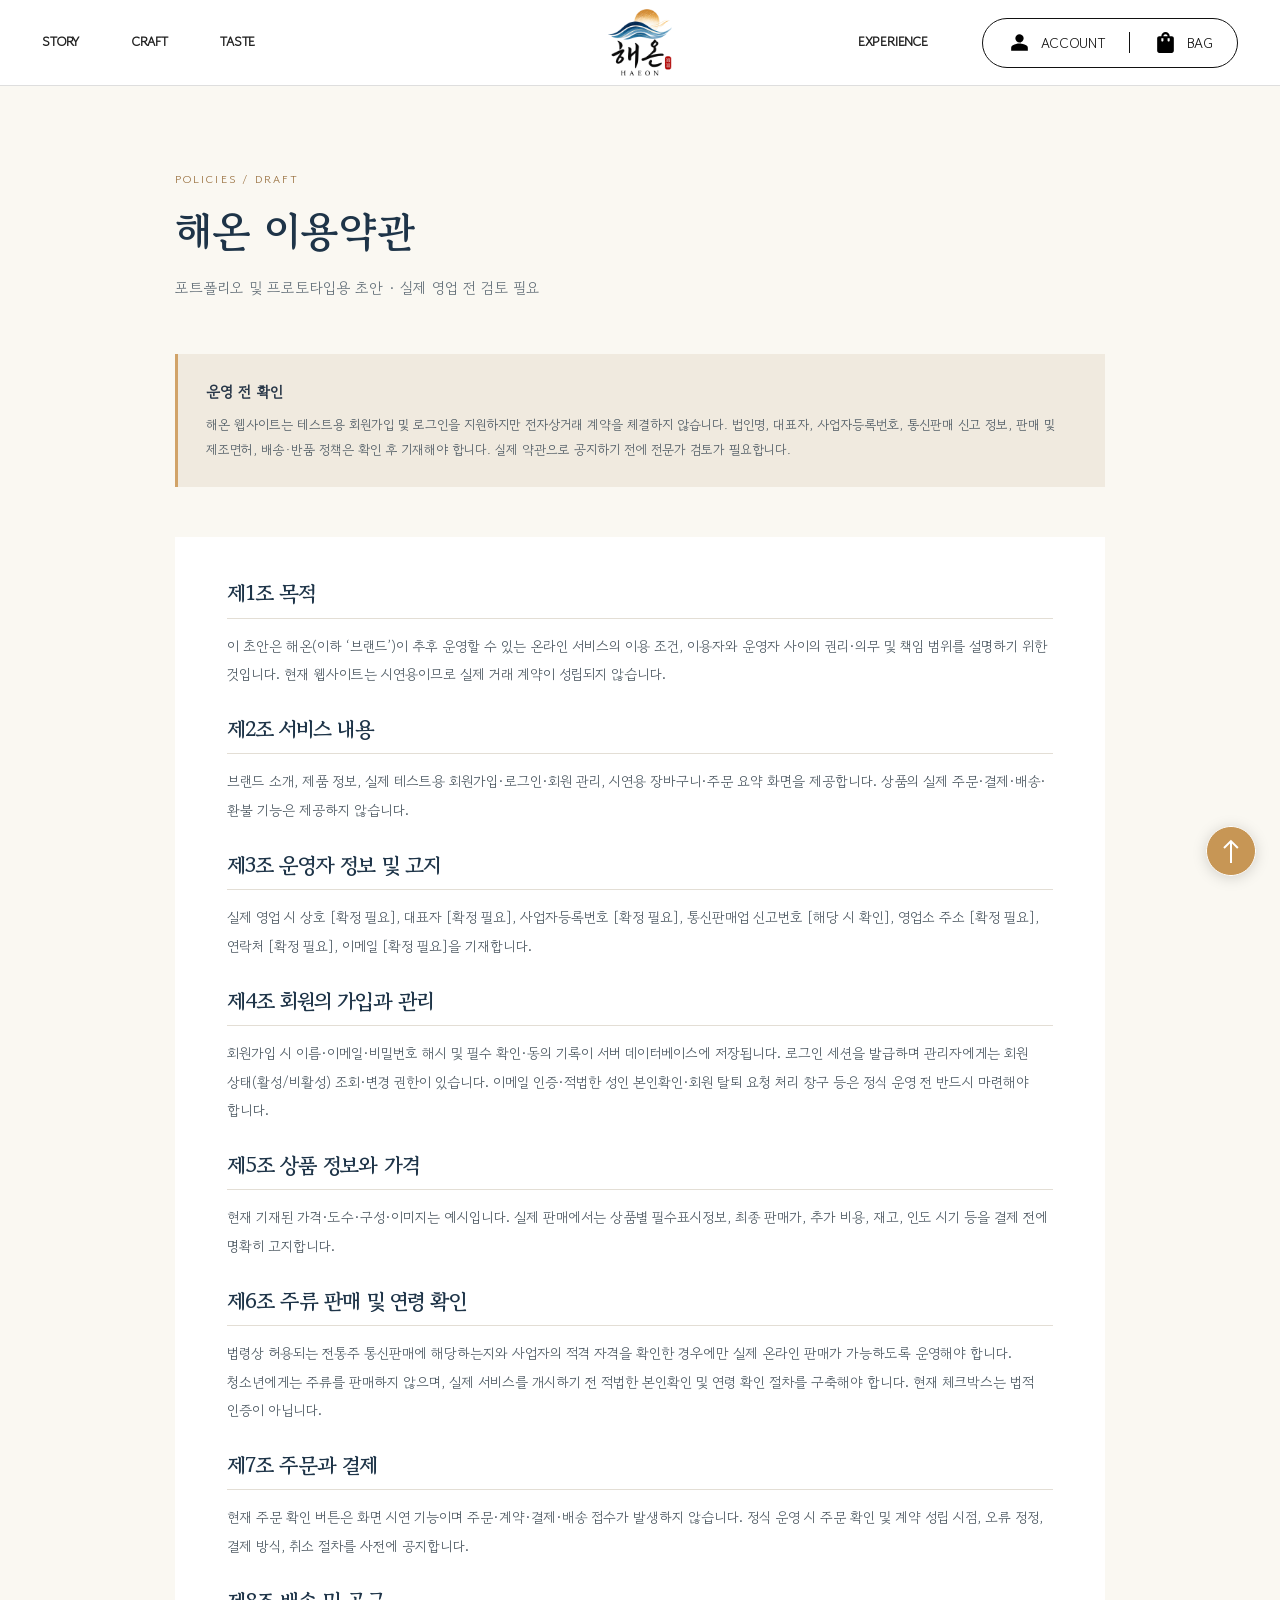
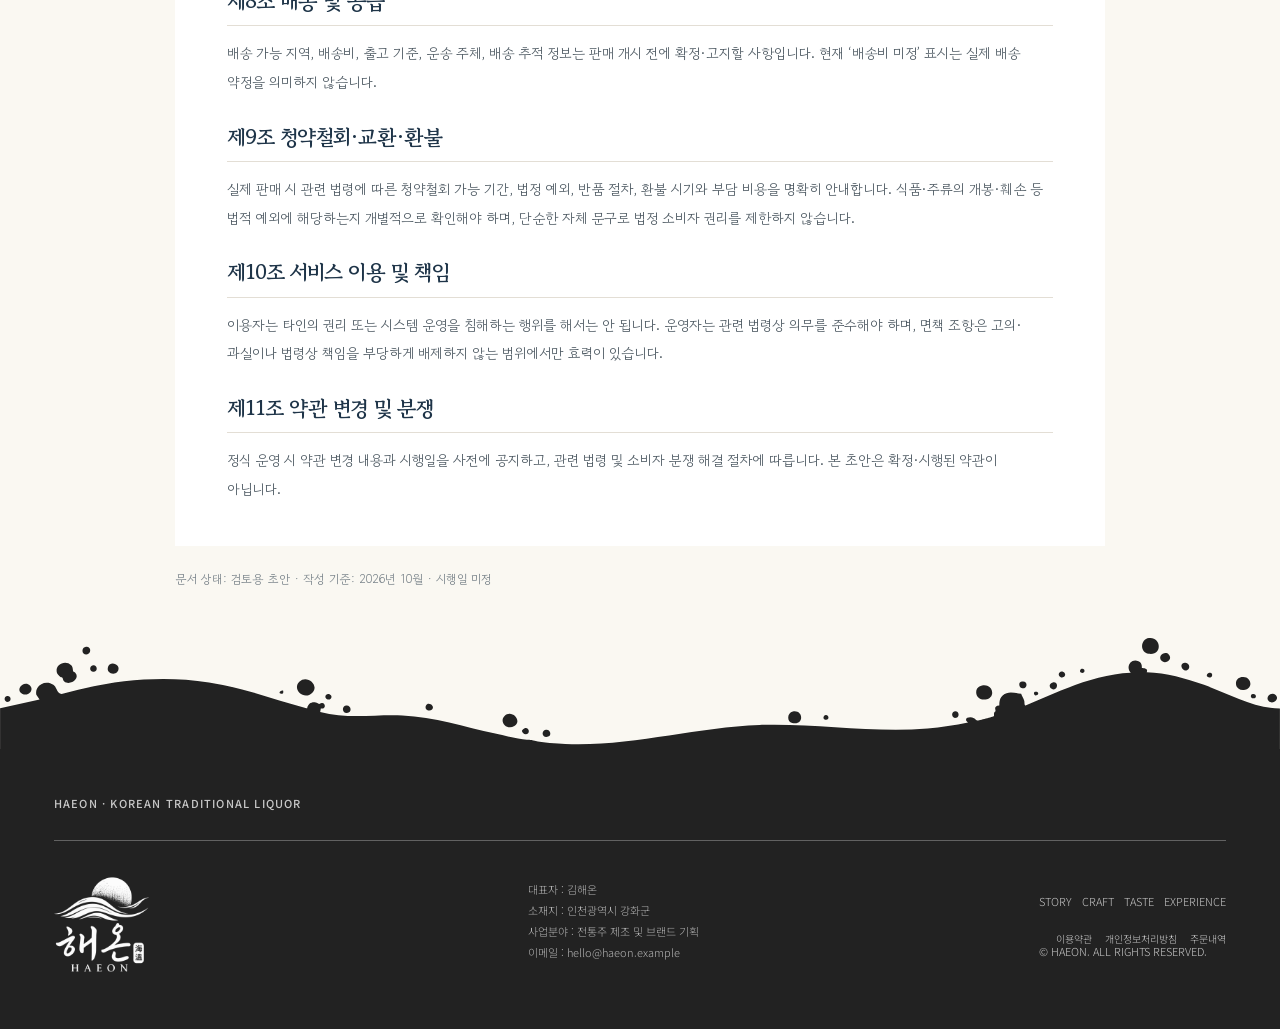
<file: haeon/terms.html>
<!DOCTYPE html><html lang="ko"><head><title>이용약관 초안 | 해온 HAEON</title><meta charset="UTF-8"><meta name="viewport" content="width=device-width, initial-scale=1"><meta name="theme-color" content="#18324a"><meta name="description" content="해온 HAEON 회원가입과 로그인 서비스를 제공하며 실제 주문 및 결제는 아직 진행되지 않습니다."><link rel="icon" href="assets/favicon.svg" type="image/svg+xml"><link rel="preconnect" href="https://fonts.googleapis.com"><link rel="preconnect" href="https://fonts.gstatic.com" crossorigin><link href="https://fonts.googleapis.com/css2?family=Cormorant+Garamond:wght@400;500;600&family=Gowun+Batang:wght@400;700&family=Gowun+Dodum&family=Noto+Sans+KR:wght@300;400;500&display=swap" rel="stylesheet"><link rel="stylesheet" href="css/style.css"><link rel="stylesheet" href="css/header.css"><link rel="stylesheet" href="css/footer.css"><link rel="stylesheet" href="css/commerce.css?v=align-center-20261019"><script src="js/main.js" defer></script><script src="js/commerce.js" defer></script></head><body data-page="terms"><a class="skip-link" href="#main">본문으로 바로가기</a><header class="site-header minimal-header"><nav class="header-nav" aria-label="브랜드 메뉴"><div class="story-menu"><a class="story-menu__trigger" href="brand.html" aria-haspopup="true" aria-expanded="false" aria-controls="story-submenu">STORY</a><div class="story-menu__dropdown" id="story-submenu" aria-label="STORY 하위 메뉴"><a href="brand.html">STORY</a><a href="brand-detail.html">CI</a></div></div><a href="craft.html">CRAFT</a><a href="taste.html">TASTE</a></nav><a class="header-logo" href="index.html" aria-label="해온 HAEON 홈"><img src="assets/images/haeon-logo.png" alt="해온 HAEON" width="180" height="188"></a><nav class="header-experience" aria-label="구매 메뉴"><a href="shop.html">EXPERIENCE</a></nav><div class="haeon-shop-actions" aria-label="계정 및 장바구니">
    <a class="haeon-account-link" href="account.html" aria-label="회원가입 및 계정"><img class="haeon-action-icon" src="assets/images/ACCOUNT%201.svg" alt="" width="25" height="25"><span class="haeon-action-label">ACCOUNT</span></a>
    <span class="haeon-shop-actions__divider" aria-hidden="true"></span>
    <button class="haeon-cart-trigger" type="button" data-cart-open aria-label="장바구니 열기"><img class="haeon-action-icon" src="assets/images/BAG%201.svg" alt="" width="25" height="25"><span class="haeon-action-label">BAG</span></button>
  </div></header><main id="main" class="commerce-main"><div class="commerce-shell commerce-legal"><div class="commerce-page-header"><p class="commerce-eyebrow">POLICIES / DRAFT</p><h1>해온 이용약관</h1><p>포트폴리오 및 프로토타입용 초안 · 실제 영업 전 검토 필요</p></div><div class="commerce-policy-note"><strong>운영 전 확인</strong><p>해온 웹사이트는 테스트용 회원가입 및 로그인을 지원하지만 전자상거래 계약을 체결하지 않습니다. 법인명, 대표자, 사업자등록번호, 통신판매 신고 정보, 판매 및 제조면허, 배송·반품 정책은 확인 후 기재해야 합니다. 실제 약관으로 공지하기 전에 전문가 검토가 필요합니다.</p></div><article class="commerce-legal-document">
<h2>제1조 목적</h2><p>이 초안은 해온(이하 ‘브랜드’)이 추후 운영할 수 있는 온라인 서비스의 이용 조건, 이용자와 운영자 사이의 권리·의무 및 책임 범위를 설명하기 위한 것입니다. 현재 웹사이트는 시연용이므로 실제 거래 계약이 성립되지 않습니다.</p>
<h2>제2조 서비스 내용</h2><p>브랜드 소개, 제품 정보, 실제 테스트용 회원가입·로그인·회원 관리, 시연용 장바구니·주문 요약 화면을 제공합니다. 상품의 실제 주문·결제·배송·환불 기능은 제공하지 않습니다.</p>
<h2>제3조 운영자 정보 및 고지</h2><p>실제 영업 시 상호 [확정 필요], 대표자 [확정 필요], 사업자등록번호 [확정 필요], 통신판매업 신고번호 [해당 시 확인], 영업소 주소 [확정 필요], 연락처 [확정 필요], 이메일 [확정 필요]을 기재합니다.</p>
<h2>제4조 회원의 가입과 관리</h2><p>회원가입 시 이름·이메일·비밀번호 해시 및 필수 확인·동의 기록이 서버 데이터베이스에 저장됩니다. 로그인 세션을 발급하며 관리자에게는 회원 상태(활성/비활성) 조회·변경 권한이 있습니다. 이메일 인증·적법한 성인 본인확인·회원 탈퇴 요청 처리 창구 등은 정식 운영 전 반드시 마련해야 합니다.</p>
<h2>제5조 상품 정보와 가격</h2><p>현재 기재된 가격·도수·구성·이미지는 예시입니다. 실제 판매에서는 상품별 필수표시정보, 최종 판매가, 추가 비용, 재고, 인도 시기 등을 결제 전에 명확히 고지합니다.</p>
<h2>제6조 주류 판매 및 연령 확인</h2><p>법령상 허용되는 전통주 통신판매에 해당하는지와 사업자의 적격 자격을 확인한 경우에만 실제 온라인 판매가 가능하도록 운영해야 합니다. 청소년에게는 주류를 판매하지 않으며, 실제 서비스를 개시하기 전 적법한 본인확인 및 연령 확인 절차를 구축해야 합니다. 현재 체크박스는 법적 인증이 아닙니다.</p>
<h2>제7조 주문과 결제</h2><p>현재 주문 확인 버튼은 화면 시연 기능이며 주문·계약·결제·배송 접수가 발생하지 않습니다. 정식 운영 시 주문 확인 및 계약 성립 시점, 오류 정정, 결제 방식, 취소 절차를 사전에 공지합니다.</p>
<h2>제8조 배송 및 공급</h2><p>배송 가능 지역, 배송비, 출고 기준, 운송 주체, 배송 추적 정보는 판매 개시 전에 확정·고지할 사항입니다. 현재 ‘배송비 미정’ 표시는 실제 배송 약정을 의미하지 않습니다.</p>
<h2>제9조 청약철회·교환·환불</h2><p>실제 판매 시 관련 법령에 따른 청약철회 가능 기간, 법정 예외, 반품 절차, 환불 시기와 부담 비용을 명확히 안내합니다. 식품·주류의 개봉·훼손 등 법적 예외에 해당하는지 개별적으로 확인해야 하며, 단순한 자체 문구로 법정 소비자 권리를 제한하지 않습니다.</p>
<h2>제10조 서비스 이용 및 책임</h2><p>이용자는 타인의 권리 또는 시스템 운영을 침해하는 행위를 해서는 안 됩니다. 운영자는 관련 법령상 의무를 준수해야 하며, 면책 조항은 고의·과실이나 법령상 책임을 부당하게 배제하지 않는 범위에서만 효력이 있습니다.</p>
<h2>제11조 약관 변경 및 분쟁</h2><p>정식 운영 시 약관 변경 내용과 시행일을 사전에 공지하고, 관련 법령 및 소비자 분쟁 해결 절차에 따릅니다. 본 초안은 확정·시행된 약관이 아닙니다.</p>
</article><p class="commerce-document-date">문서 상태: 검토용 초안 · 작성 기준: 2026년 10월 · 시행일 미정</p></div></main><footer class="site-footer brand-footer">
  <div class="brand-footer__top"><p class="brand-footer__caption">HAEON · KOREAN TRADITIONAL LIQUOR</p></div>
  <div class="brand-footer__body"><a class="brand-footer__logo" href="index.html" aria-label="해온 HAEON 홈"><img src="assets/images/haeon-logo-white.png" alt="해온 HAEON" width="276" height="293"></a><div class="brand-footer__message"><p>대표자 : 김해온</p><p>소재지 : 인천광역시 강화군</p><p>사업분야 : 전통주 제조 및 브랜드 기획</p><p>이메일 : hello@haeon.example</p></div><div class="brand-footer__right"><nav class="brand-footer__nav" aria-label="하단 메뉴"><a href="brand.html">STORY</a><a href="craft.html">CRAFT</a><a href="taste.html">TASTE</a><a href="shop.html">EXPERIENCE</a></nav><div class="haeon-legal-links"><a href="terms.html">이용약관</a><a href="privacy.html">개인정보처리방침</a><a href="orders.html">주문내역</a></div><p class="brand-footer__copyright">© HAEON. ALL RIGHTS RESERVED.</p></div></div>
</footer><div class="toast" role="status" aria-live="polite"></div>
<a class="haeon-to-top" href="#" aria-label="페이지 맨 위로 이동" title="맨 위로 이동"></a>
</body></html>
</file>
<file: haeon/css/style.css>
/* FOUNDATION — Brand tokens and twelve-column content grid */
:root{--color-navy:#18324a;--color-sea:#476b82;--color-ivory:#f6f1e8;--color-beige:#e8d7bc;--color-gold:#c99b52;--color-brown:#6f6256;--content-width:1280px;--header-height:98px;--font-serif:'Noto Serif KR','Batang',serif;--font-sans:'Noto Sans KR','Malgun Gothic',sans-serif;--font-latin:'Cormorant Garamond',Georgia,serif;--line:rgba(24,50,74,.19)}
*{box-sizing:border-box}html{scroll-behavior:smooth;scroll-padding-top:var(--header-height)}body{margin:0;background:var(--color-ivory);color:var(--color-navy);font-family:var(--font-sans);font-size:16px;font-weight:300;line-height:1.9}body:has(dialog[open]){overflow:hidden}a{color:inherit;text-decoration:none}button{font:inherit;color:inherit;cursor:pointer;border:0;background:none}button,a{-webkit-tap-highlight-color:transparent}button{min-height:44px}img{display:block;width:100%;height:100%;object-fit:cover}figure,p,h1,h2,h3,h4{margin:0}h1,h2,h3{font-family:var(--font-serif);font-weight:400;word-break:keep-all}h2{font-size:clamp(32px,3.2vw,52px);line-height:1.55;letter-spacing:-.045em}h3{font-size:24px;line-height:1.6}p{word-break:keep-all}button:focus-visible,a:focus-visible{outline:2px solid var(--color-gold);outline-offset:6px}::selection{background:var(--color-navy);color:var(--color-ivory)}[hidden]{display:none!important}.container{width:calc(100% - 160px);max-width:var(--content-width);margin-inline:auto}.section-space{padding-block:130px}.eyebrow{font-size:11px;font-weight:500;letter-spacing:.2em;line-height:1.6;margin-bottom:29px}.latin{font-family:var(--font-latin)}.center{text-align:center}.center>p:not(.eyebrow){margin-top:28px}.muted{color:var(--color-brown)}.skip-link{position:fixed;top:8px;left:8px;background:var(--color-ivory);padding:12px 24px;z-index:100;transform:translateY(-160%)}.skip-link:focus{transform:none}.text-link{display:inline-flex;align-items:center;justify-content:space-between;gap:44px;padding:14px 0;border-bottom:1px solid var(--color-navy);font-size:13px;font-weight:400;min-height:48px}.text-link span:last-child{display:inline-block;font-size:21px;transition:transform .3s}.text-link:hover span:last-child{transform:translate(5px,-3px)}.section-number{font-size:10px;letter-spacing:.16em;color:var(--color-brown)}.reveal{opacity:1;transform:none}.motion-ready .reveal{opacity:0;transform:translateY(22px);transition:opacity .85s ease,transform .85s ease}.motion-ready .reveal.is-visible{opacity:1;transform:none}.image-unavailable{opacity:0}.hero-media,.preview-image,.image-break,.ingredient-image,.pairing-card>div,.product-image,.final-media{background:#d6c8b2}
/* HEADER — fixed logo uses absolute center independent of controls */
.site-header{position:fixed;inset:0 0 auto;height:var(--header-height);z-index:40;color:var(--color-ivory);transition:background .35s,color .35s,box-shadow .35s}.site-header.scrolled{background:rgba(248,244,235,.94);backdrop-filter:blur(14px);color:var(--color-navy);box-shadow:0 1px 0 var(--line)}.wordmark{position:absolute;left:50%;top:50%;transform:translate(-50%,-50%);font-family:var(--font-serif);font-size:31px;line-height:1.25;letter-spacing:.12em;text-align:center;white-space:nowrap}.wordmark small{display:block;font-family:var(--font-sans);font-size:8px;letter-spacing:.45em;padding-left:3px;margin-top:8px}.header-actions{position:absolute;right:5.5%;top:0;height:100%;display:flex;align-items:center;gap:33px}.language{position:relative}.language-toggle{font-size:10px;letter-spacing:.07em;display:flex;align-items:center;gap:12px}.language-label{font-size:9px;letter-spacing:.12em}.language-options{position:absolute;top:50px;right:0;width:200px;padding:8px;background:var(--color-ivory);color:var(--color-navy);border:1px solid var(--line);box-shadow:0 10px 30px #0001}.language-options button{width:100%;text-align:left;font-size:12px;padding:8px 12px;display:flex;justify-content:space-between;align-items:center}.language-options button:hover{background:var(--color-beige)}.language-options small{font-size:10px}.menu-toggle{display:flex;align-items:center;gap:16px;padding:0}.menu-text{font-size:9px;letter-spacing:.1em}.hamburger{width:24px;display:grid;gap:7px}.hamburger i{height:1px;background:currentColor;display:block}.menu-dialog{padding:0;border:0;width:100%;max-width:100%;height:100dvh;max-height:100dvh;background:var(--color-ivory);color:var(--color-navy)}dialog::backdrop{background:#0c2034a6;backdrop-filter:blur(5px)}.menu-top{height:98px;position:relative;border-bottom:1px solid var(--line)}.icon-button{font-size:24px;width:48px;height:48px}.menu-close{position:absolute;right:5%;top:25px}.menu-dialog nav{max-width:950px;width:85%;margin:40px auto}.menu-dialog nav a{display:flex;gap:30px;align-items:center;border-bottom:1px solid var(--line);padding:16px 0}.menu-dialog nav a[aria-current]{color:var(--color-sea)}.menu-dialog nav a>span:nth-child(2){font-family:var(--font-latin);font-size:clamp(30px,4vw,55px);line-height:1.1}.menu-dialog nav small{font-family:var(--font-sans);display:block;font-size:11px;line-height:1.7;margin-top:8px}.nav-number{font-size:10px}.nav-arrow{margin-left:auto;font-size:24px}.menu-bottom{width:85%;max-width:950px;margin:30px auto;font-size:12px;display:flex;justify-content:space-between}.menu-bottom span{font-size:10px;letter-spacing:.12em}
/* HERO */
.hero{position:relative;color:var(--color-ivory);height:100vh;height:100svh;min-height:680px;overflow:hidden}.hero-media,.hero-shade{position:absolute;inset:0}.hero-media{background:#476b82}.hero-media img{object-position:center 53%}.hero-shade{background:linear-gradient(90deg,rgba(9,28,44,.48),rgba(9,28,44,.04) 75%),linear-gradient(0deg,rgba(9,28,44,.34),transparent 28%,transparent 80%,rgba(9,28,44,.2))}.hero-copy{position:absolute;left:max(8.3%,calc((100% - 1200px)/2));top:50%;transform:translateY(-43%)}.hero-copy .eyebrow{font-size:10px;letter-spacing:.27em;margin-bottom:32px}.hero-intro{font-family:var(--font-serif);font-size:clamp(23px,2.1vw,32px);line-height:1.7;letter-spacing:-.025em}.hero-copy h1{font-size:clamp(80px,8vw,120px);letter-spacing:.04em;line-height:1.4;margin:12px 0 19px}.hero-slogan{font-size:13px;letter-spacing:.1em}.hero-latin{display:block;font-family:var(--font-latin);font-size:15px;letter-spacing:.4em;margin-top:31px;opacity:.85}.hero-bottom{position:absolute;bottom:30px;left:5.5%;right:5.5%;display:flex;justify-content:space-between;align-items:end;font-size:9px;letter-spacing:.12em}.scroll-cue{font-size:8px;letter-spacing:.23em;display:flex;flex-direction:column;align-items:center;gap:10px;min-height:44px}.scroll-cue span{font-size:25px;font-weight:300}.hero-bottom .scroll-cue{position:absolute;bottom:0;left:50%;transform:translateX(-50%)}.intro-strip{padding:29px 8%;border-bottom:1px solid var(--line);display:flex;justify-content:space-between;font-size:9px;letter-spacing:.19em}.sub-hero{height:78svh;min-height:570px}.sub-hero-copy{position:absolute;left:8.3%;top:48%;transform:translateY(-30%)}.sub-hero h1{font-size:clamp(42px,4.4vw,68px);line-height:1.6;letter-spacing:-.035em}.sub-hero-copy>p:last-child{margin-top:24px;font-size:14px}.sub-hero>.scroll-cue{position:absolute;bottom:28px;left:50%;transform:translateX(-50%)}.hero-corner{position:absolute;right:6%;bottom:35px;font-size:9px;letter-spacing:.13em}.warm-hero .hero-shade{background:linear-gradient(90deg,#182d40b0,#182d4020)}
/* PREVIEW SECTIONS */
.preview{display:grid;grid-template-columns:repeat(12,minmax(0,1fr));max-width:1440px;margin:auto;padding:130px 80px;min-height:760px;align-items:center;gap:0}.preview-image{grid-column:1/8;aspect-ratio:1.12;overflow:hidden}.preview-image img{transition:transform 1s}.preview-image:hover img{transform:scale(1.03)}.preview-copy{grid-column:9/13;padding-block:20px}.preview-copy>.section-number{display:block;margin-bottom:56px}.preview-copy .eyebrow{font-size:9px;letter-spacing:.15em;margin-bottom:21px}.preview-copy h2{font-size:clamp(29px,2.7vw,42px)}.preview-copy>p:not(.eyebrow){font-size:14px;color:var(--color-brown);line-height:2;margin-top:26px;margin-bottom:35px}.preview.reverse .preview-image{grid-column:6/13;grid-row:1}.preview.reverse .preview-copy{grid-column:1/5;grid-row:1}.preview .text-link{font-size:12px;gap:36px}
/* IMAGE BREAK — these sections intentionally contain no links */
.image-break{height:650px;position:relative;overflow:hidden;margin:0 5.5%}.image-break>img{object-position:center}.image-break>p{position:absolute;left:7%;bottom:15%;font-family:var(--font-serif);font-size:27px;line-height:1.9;color:white;text-shadow:0 2px 20px #0009;z-index:1}.image-break:after{content:'';position:absolute;inset:50% 0 0;background:linear-gradient(transparent,#0b23384d)}.image-caption{position:absolute;bottom:27px;right:32px;font-size:8px;letter-spacing:.2em;color:white;z-index:1}.sea-break{margin:0;height:72vh}.sea-break img{object-position:20% 48%}
/* FINAL VISUAL */
.final-visual{height:80vh;min-height:540px;position:relative;overflow:hidden;color:var(--color-ivory)}.final-media{position:absolute;inset:0}.final-media:after{content:'';position:absolute;inset:0;background:#102d466b}.final-media img{object-position:center 55%}.final-copy{position:absolute;inset:0;display:flex;flex-direction:column;align-items:center;justify-content:center;text-align:center}.final-copy .eyebrow{font-size:9px;letter-spacing:.25em}.final-copy h2{font-size:90px;line-height:1.5;letter-spacing:.06em;margin-bottom:20px}.final-copy>p:not(.eyebrow){font-family:var(--font-serif);font-size:21px;line-height:1.9}.fine-rule{height:35px;width:1px;background:#f6f1e870;margin:25px 0}.final-copy>.latin{font-size:17px;letter-spacing:.4em}
/* FOOTER */
.site-footer{padding:42px 5.5% 40px;background:#152a3a;color:var(--color-ivory);min-height:310px}.footer-top{display:flex;align-items:center;gap:35px;border-bottom:1px solid #f6f1e826;padding-bottom:25px;margin-bottom:28px}.footer-top>p{font-family:var(--font-serif);font-size:14px;line-height:1.8}.footer-top>span{font-size:8px;letter-spacing:.2em;color:#c8baa1}.back-top{margin-left:auto;display:grid;place-items:center;width:44px;height:44px;border:1px solid #f6f1e84d;border-radius:50%;font-size:21px}.footer-grid{display:grid;grid-template-columns:1fr 2.4fr 1.1fr;gap:35px;align-items:start}.footer-logo{font-family:var(--font-serif);font-size:39px;line-height:1.4;width:max-content;letter-spacing:.08em}.footer-logo small{display:block;font-family:var(--font-sans);font-size:9px;letter-spacing:.4em;margin-top:5px}.company{font-size:10px;line-height:2.2;color:#d0d6d9;padding-top:7px}.company span{margin-left:18px}.demo-notice{font-size:9px;opacity:.75;margin-top:9px}.copyright{font-size:9px;letter-spacing:.08em;line-height:1.8;padding-top:7px}.social-button{padding:0;margin-top:6px;min-width:44px;display:flex;align-items:center}.toast{position:fixed;left:50%;bottom:28px;transform:translate(-50%,20px);padding:14px 24px;background:var(--color-navy);color:white;z-index:100;font-size:13px;width:max-content;max-width:90%;opacity:0;pointer-events:none;transition:opacity .2s,transform .2s;box-shadow:0 8px 30px #0002}.toast.visible{opacity:1;transform:translate(-50%,0)}
/* DETAIL PAGES */
.editorial{display:grid;grid-template-columns:repeat(12,minmax(0,1fr));gap:28px}.editorial>div:first-child{grid-column:1/6}.editorial>div:last-child,.editorial>.timeline{grid-column:7/13}.editorial p:not(.eyebrow){margin-top:26px;color:var(--color-brown);font-size:15px;line-height:2}.prose p:first-child{margin-top:0!important}.naming{background:#eae2d5}.name-grid{display:grid;grid-template-columns:1fr 1fr;align-items:center;gap:70px}.name-grid h2{font-size:90px;display:flex;align-items:center;gap:15px}.name-grid h2 span{font-family:var(--font-sans);font-size:10px;writing-mode:vertical-rl;letter-spacing:.12em;margin:20px 20px 0 0}.name-grid h3{margin-bottom:22px}.name-grid p{font-size:14px;color:var(--color-brown)}.philosophy-grid{display:grid;grid-template-columns:repeat(4,1fr);gap:40px;margin-top:60px}.philosophy-grid article{border-top:1px solid var(--line);padding-top:24px}.philosophy-grid h3{font-size:45px;margin:28px 0 4px}.philosophy-grid h4{font-weight:400;font-size:14px}.philosophy-grid p{margin-top:19px;font-size:13px;color:var(--color-brown)}.timeline-section{background:#ede6da}.timeline{list-style:none;padding:0;margin:0}.timeline li{display:flex;gap:40px;padding:25px 0;border-bottom:1px solid var(--line)}.timeline li:first-child{padding-top:0}.timeline li>span{font-family:var(--font-latin);font-size:36px}.timeline h3{font-size:21px}.timeline p{margin-top:8px!important;font-size:13px!important}.logo-display{min-height:300px;display:flex;flex-direction:column;justify-content:center;align-items:center}.logo-display>span:not(.sun-symbol){font-family:var(--font-serif);font-size:85px;letter-spacing:.06em}.logo-display small{font-size:12px;letter-spacing:.5em}.sun-symbol{width:60px;height:31px;border:1px solid var(--color-gold);border-radius:70px 70px 0 0;margin-bottom:23px;position:relative}.sun-symbol:after{content:'';height:1px;background:var(--color-gold);width:95px;position:absolute;left:-18px;bottom:-6px}.editorial .text-link{margin-top:30px}.ingredient-row{display:grid;grid-template-columns:1fr 1fr;align-items:center;gap:100px;padding-bottom:100px}.ingredient-image{height:440px;overflow:hidden}.ingredient-row.reverse .ingredient-image{order:2}.ingredient-row .eyebrow{margin:20px 0 10px}.ingredient-row h3{font-size:19px;margin:22px 0 15px}.ingredient-row p:not(.eyebrow){font-size:14px;max-width:360px;color:var(--color-brown)}.process{background:var(--color-navy);color:var(--color-ivory)}.process-grid{display:grid;grid-template-columns:1fr 1fr;gap:100px}.process-heading{position:sticky;top:140px;align-self:start}.process-heading>p:not(.eyebrow){margin-top:25px;font-size:13px;color:#d1d5d7}.process-heading img{height:210px;margin-top:40px;object-fit:cover}.process-steps{list-style:none;padding:0;margin:0}.process-steps li{display:flex;gap:30px;border-top:1px solid #f6f1e833;padding:38px 0}.process-steps li>span{font-family:var(--font-latin);color:var(--color-gold);font-size:31px}.process-steps h3{font-size:23px}.process-steps p{margin-top:12px;font-size:13px;color:#d1d5d7}.next-page{padding-block:65px;text-align:right}.taste-chart{padding-top:8px}.taste-row{display:flex;align-items:center;justify-content:space-between;border-bottom:1px solid var(--line);padding:17px 0}.taste-row>span:first-child{font-size:11px;letter-spacing:.13em}.taste-row small{display:inline-block;font-size:10px;color:var(--color-brown);margin-left:16px;letter-spacing:0}.dots{display:flex;gap:16px}.dots i{width:11px;height:11px;border-radius:50%;border:1px solid var(--color-sea)}.dots i.filled{background:var(--color-sea)}.editorial .muted{display:block;font-size:10px;margin-top:30px}.notes{background:#e9e0d2}.notes-grid{display:grid;grid-template-columns:repeat(4,1fr);gap:35px;margin-top:55px}.notes-grid article{border-top:1px solid var(--line);padding-top:25px}.notes-grid article>span{font-family:var(--font-latin);font-size:22px;color:var(--color-brown)}.notes-grid h3{font-size:20px;margin:15px 0}.notes-grid p{font-size:15px;color:var(--color-brown)}.serving{display:grid;grid-template-columns:2fr 1fr 1fr;gap:50px;align-items:center}.serving-detail{text-align:center}.serving-detail>strong{font-size:65px;font-weight:400;line-height:1.2}.serving-detail strong small{font-size:28px}.serving-detail p{font-size:11px;margin-top:20px;color:var(--color-brown)}.serving-detail h3{font-size:18px}.cup-symbol{display:block;width:54px;height:30px;border:1px solid var(--color-sea);border-top:3px double var(--color-sea);border-radius:0 0 24px 24px;margin:0 auto 15px}.pairing-section{background:#ede7dd}.pairing-grid{display:grid;grid-template-columns:repeat(2,1fr);gap:65px 40px;margin-top:55px}.pairing-card>div{height:330px;overflow:hidden;margin-bottom:23px}.pairing-card img{transition:transform .6s}.pairing-card:hover img{transform:scale(1.03)}.pairing-card h3{margin:8px 0 13px}.pairing-card p{font-size:14px;max-width:440px;color:var(--color-brown)}
/* COLLECTION AND ACCESSIBLE NATIVE DIALOG */
.collection-heading{display:flex;justify-content:space-between;align-items:end;gap:30px}.collection-heading>p{font-size:13px;color:var(--color-brown);margin-bottom:10px}.shop-notice{font-size:11px;color:var(--color-brown);padding:18px 0;border-bottom:1px solid var(--line);margin:25px 0 40px}.products{display:grid;grid-template-columns:repeat(3,1fr);gap:35px}.product-image{display:block;width:100%;height:410px;position:relative;overflow:hidden;background:#e9e2d7;padding:0}.product-image img{transition:transform .7s;object-fit:contain;padding:25px}.product-image:hover img{transform:scale(1.03)}.product-375 img{padding:55px}.product-gift img{object-fit:cover;padding:0}.product-badge{position:absolute;left:20px;top:17px;font-size:8px;letter-spacing:.14em}.product-plus{position:absolute;right:18px;bottom:15px;display:grid;place-items:center;width:35px;height:35px;border:1px solid var(--line);border-radius:50%;background:#f6f1e8bb}.product-meta{margin-top:24px}.product-meta h3{font-size:23px}.product-meta>span{font-size:9px;letter-spacing:.08em;color:var(--color-brown)}.product-card>p{font-size:12px;margin-top:10px;color:var(--color-brown)}.product-bottom{display:flex;justify-content:space-between;align-items:center;margin-top:25px;padding-top:12px;border-top:1px solid var(--line)}.product-bottom>span{font-size:15px}.product-bottom .text-link{font-size:11px;gap:22px;border:0}.gift-note{background:#e9e0d2}.product-dialog{width:min(880px,92vw);max-height:88dvh;padding:0;border:0;background:var(--color-ivory);color:var(--color-navy)}.product-dialog>.product-close{position:absolute;right:10px;top:10px;z-index:1}.product-dialog-grid{display:grid;grid-template-columns:1fr 1fr}.dialog-image{background:#e5ded0;min-height:500px}.dialog-image img{object-fit:contain;padding:35px}.dialog-copy{padding:70px 35px 35px}.dialog-copy h2{font-size:29px}.dialog-copy>p:not(.eyebrow){font-size:13px;margin-top:20px}.dialog-copy dl{margin:30px 0}.dialog-copy dl>div{display:flex;justify-content:space-between;gap:15px;font-size:11px;padding:10px 0;border-bottom:1px solid var(--line)}.dialog-copy dd{margin:0;text-align:right}.dialog-copy .modal-notice{color:var(--color-brown);font-size:11px!important}.solid-button{background:var(--color-navy);color:var(--color-ivory);padding:12px 24px;width:100%;font-size:13px;margin-top:22px}
/* RESPONSIVE */
@media(min-width:1600px){.preview{max-width:1500px;padding-inline:70px}.hero-copy{left:calc((100% - 1200px)/2)}.hero-media img{object-position:center 57%}}
@media(max-width:1100px){.container{width:calc(100% - 96px)}.preview{padding:95px 48px;min-height:650px}.preview-copy{grid-column:9/13}.preview-copy h2{font-size:30px}.preview-image{aspect-ratio:.9}.preview-copy>p:not(.eyebrow){font-size:12px}.preview-copy>.section-number{margin-bottom:30px}.preview .text-link{gap:22px;font-size:11px}.section-space{padding-block:95px}.image-break{height:500px}.ingredient-row,.process-grid{gap:55px}.products{gap:20px}.product-image{height:340px}.footer-grid{grid-template-columns:.8fr 2.2fr 1fr;gap:22px}.company span{display:block;margin:0}.name-grid{gap:30px}.name-grid h2{font-size:70px}.philosophy-grid{gap:25px}.serving{gap:20px}}
@media(max-width:767px){:root{--header-height:80px}.container{width:calc(100% - 44px)}.site-header .wordmark{font-size:26px}.header-actions{right:22px;gap:14px}.language{display:none}.menu-text{display:none}.menu-toggle{width:44px;justify-content:end}.hero{min-height:680px}.home-hero .hero-media img{object-position:66% center}.home-hero .hero-shade{background:linear-gradient(90deg,#0c243866,#0c243800),linear-gradient(0deg,#0c243899,transparent 55%)}.hero-copy{left:7%;top:48%;transform:translateY(-30%)}.hero-copy .eyebrow{font-size:8px;max-width:110px;margin-bottom:20px}.hero-intro{font-size:19px}.hero-copy h1{font-size:76px;margin:9px 0 15px}.hero-slogan{font-size:10px;max-width:130px;line-height:1.8}.hero-latin{font-size:12px;margin-top:18px}.hero-bottom{bottom:25px;left:22px;right:22px}.hero-bottom>span{font-size:7px;max-width:100px}.hero-bottom>span:last-child{text-align:right}.hero-bottom .scroll-cue{font-size:6px;letter-spacing:.1em;white-space:nowrap}.intro-strip{padding:23px 22px;font-size:7px;letter-spacing:.13em}.preview{display:flex;flex-direction:column;padding:65px 22px 75px;min-height:0;gap:34px}.preview-image{width:100%;aspect-ratio:1.05}.preview-copy{width:100%;padding:0 5px}.preview-copy>.section-number{margin-bottom:22px;font-size:8px}.preview-copy .eyebrow{margin-bottom:17px;font-size:9px}.preview-copy h2{font-size:32px}.preview-copy>p:not(.eyebrow){font-size:14px;margin:23px 0}.preview .text-link{font-size:12px;gap:45px}.image-break{height:420px;margin-inline:0}.image-break>p{font-size:22px;bottom:18%;left:7%}.image-caption{font-size:6px;right:22px;bottom:24px}.sea-break{height:480px}.final-visual{height:75svh;min-height:520px}.final-copy h2{font-size:75px}.final-copy .eyebrow{font-size:7px}.final-copy>p:not(.eyebrow){font-size:18px}.site-footer{padding:32px 24px}.footer-top{gap:20px}.footer-top>span{font-size:6px}.footer-top>p{font-size:12px}.footer-grid{grid-template-columns:1fr 1fr;gap:26px 14px}.footer-logo{font-size:32px}.company{grid-column:1/-1;grid-row:2;font-size:10px}.company span{display:inline;margin-left:8px}.copyright{font-size:7px;text-align:right}.social-button{margin-left:auto;justify-content:end}.demo-notice{font-size:8px}.sub-hero{min-height:550px;height:75svh}.sub-hero-copy{left:7%;right:7%;top:45%;transform:translateY(-15%)}.sub-hero h1{font-size:38px}.sub-hero-copy>p:last-child{font-size:12px;max-width:270px}.sub-hero .eyebrow{font-size:9px}.hero-corner{display:none}.section-space{padding-block:75px}h2{font-size:32px}.editorial{display:flex;flex-direction:column;gap:35px}.editorial p:not(.eyebrow){font-size:14px}.name-grid{grid-template-columns:1fr;gap:35px}.name-grid h2{font-size:76px}.name-grid h3{font-size:24px}.name-grid p{font-size:13px}.philosophy-grid{grid-template-columns:repeat(2,1fr);gap:35px 25px;margin-top:40px}.philosophy-grid h3{font-size:38px;margin-top:20px}.philosophy-grid p{font-size:12px}.timeline li{gap:28px}.timeline li>span{font-size:31px}.timeline h3{font-size:19px}.logo-display{min-height:240px}.ingredient-row{display:flex;flex-direction:column;gap:30px;padding-bottom:70px;align-items:stretch}.ingredient-row.reverse .ingredient-image{order:0}.ingredient-image{height:350px}.ingredient-row h2{font-size:36px}.ingredient-row h3{font-size:18px}.process-grid{grid-template-columns:1fr;gap:45px}.process-heading{position:static}.process-heading img{height:200px}.process-steps li{padding:30px 0}.process-steps h3{font-size:21px}.next-page{padding-block:45px}.next-page .text-link{font-size:11px;gap:20px}.taste-row{padding:18px 0}.dots{gap:14px}.notes-grid{grid-template-columns:1fr 1fr;gap:35px 25px;margin-top:35px}.serving{grid-template-columns:1fr 1fr;gap:40px 18px}.serving>div:first-child{grid-column:1/-1}.serving-detail>strong{font-size:57px}.pairing-grid{grid-template-columns:1fr;gap:45px;margin-top:35px}.pairing-card>div{height:280px}.pairing-card p{font-size:13px}.collection-heading{display:block}.collection-heading>p{margin-top:20px}.shop-notice{font-size:10px}.products{grid-template-columns:1fr;gap:50px}.product-image{height:420px}.product-meta h3{font-size:25px}.product-card>p{font-size:13px}.product-dialog-grid{grid-template-columns:1fr}.dialog-image{min-height:0;height:240px}.dialog-image img{padding:15px}.dialog-copy{padding:30px 25px}.dialog-copy .eyebrow{margin-bottom:15px}.menu-dialog nav{margin-block:30px}.menu-dialog nav a{gap:18px;padding:17px 0}.menu-dialog nav a>span:nth-child(2){font-size:32px}.menu-top{height:80px}.menu-close{top:16px}.menu-bottom{display:block;font-size:11px}.menu-bottom span{display:block;margin-top:10px;font-size:8px}}
@media(max-width:380px){.company span{display:block;margin:0}.hero-copy h1{font-size:68px}.hero-intro{font-size:17px}.footer-top>span{display:none}.menu-dialog nav a>span:nth-child(2){font-size:28px}}
@media(prefers-reduced-motion:reduce){html{scroll-behavior:auto}*,*:before,*:after{animation:none!important;transition:none!important}.motion-ready .reveal{opacity:1;transform:none}.preview-image:hover img,.pairing-card:hover img,.product-image:hover img{transform:none}}


/* CRAFT — THE ART OF SLOW BREWING: concise five-part editorial story */
body[data-page="craft"] .brew-story{
  background:#f7f3ec;
  color:#233345;
  padding:88px 0 96px;
  border-top:1px solid rgba(24,50,74,.1);
  border-bottom:1px solid rgba(24,50,74,.1);
}
body[data-page="craft"] .brew-story__intro{
  display:flex;
  justify-content:space-between;
  align-items:center;
  gap:40px;
}
body[data-page="craft"] .brew-story__eyebrow{
  display:flex;
  align-items:center;
  gap:26px;
  margin:0 0 12px;
  font-family:var(--font-latin);
  font-size:17px;
  letter-spacing:.17em;
  line-height:1;
}
body[data-page="craft"] .brew-story__eyebrow span{
  width:170px;
  height:1px;
  background:rgba(24,50,74,.27);
}
body[data-page="craft"] .brew-story h2{
  font-family:var(--font-latin);
  font-size:clamp(48px,5.1vw,78px);
  font-weight:400;
  letter-spacing:-.035em;
  line-height:1.1;
}
body[data-page="craft"] .brew-story__lead{
  margin-top:17px;
  color:#726c67;
  font-family:var(--font-serif);
  font-size:clamp(14px,1.1vw,16px);
  line-height:1.95;
  letter-spacing:-.028em;
}
body[data-page="craft"] .brew-story__motto{
  flex:0 0 auto;
  margin:0 8px 0 0;
  border-left:1px solid rgba(24,50,74,.23);
  padding:5px 0 5px 24px;
  color:#9b9185;
  font-family:var(--font-latin);
  font-size:15px;
  line-height:1.6;
  letter-spacing:.1em;
}
body[data-page="craft"] .brew-story__steps{
  display:grid;
  grid-template-columns:repeat(5,minmax(0,1fr));
  gap:clamp(20px,2.7vw,45px);
  list-style:none;
  padding:0;
  margin:55px 0 0;
}
body[data-page="craft"] .brew-story__step{min-width:0;}
body[data-page="craft"] .brew-story__index{
  display:flex;
  align-items:center;
  gap:15px;
  margin-bottom:12px;
  font-family:var(--font-latin);
  font-size:30px;
  line-height:1;
}
body[data-page="craft"] .brew-story__rule{
  flex:1;
  height:1px;
  background:rgba(24,50,74,.24);
}
body[data-page="craft"] .brew-story__photo{
  width:100%;
  aspect-ratio:1 / 1.07;
  overflow:hidden;
  background:#d9c6b0;
}
body[data-page="craft"] .brew-story__photo img{
  display:block;
  width:100%;height:100%;
  object-fit:cover;
  transition:transform .7s ease;
}
@media(hover:hover){body[data-page="craft"] .brew-story__step:hover .brew-story__photo img{transform:scale(1.045)}}
body[data-page="craft"] .brew-story__step h3{
  margin-top:16px;
  font-size:clamp(17px,1.4vw,21px);
  letter-spacing:-.045em;
  line-height:1.55;
}
body[data-page="craft"] .brew-story__step>p{
  margin-top:9px;
  color:#776f66;
  font-size:clamp(11px,.9vw,13px);
  line-height:1.85;
  letter-spacing:-.035em;
}
@media(max-width:1050px){
  body[data-page="craft"] .brew-story{padding:76px 0 78px}
  body[data-page="craft"] .brew-story__steps{gap:20px}
  body[data-page="craft"] .brew-story__step>p{font-size:12px}
  body[data-page="craft"] .brew-story__step>p br{display:none}
}
@media(max-width:800px){
  body[data-page="craft"] .brew-story__steps{grid-template-columns:repeat(3,minmax(0,1fr));row-gap:30px;margin-top:42px}
  body[data-page="craft"] .brew-story__photo{aspect-ratio:1 / .93}
  body[data-page="craft"] .brew-story__motto{display:none}
}
@media(max-width:520px){
  body[data-page="craft"] .brew-story{padding:65px 0 68px}
  body[data-page="craft"] .brew-story__eyebrow{font-size:15px}
  body[data-page="craft"] .brew-story__eyebrow span{width:78px}
  body[data-page="craft"] .brew-story h2{font-size:clamp(43px,10.8vw,56px);line-height:1.05}
  body[data-page="craft"] .brew-story__lead{font-size:13px;margin-top:20px}
  body[data-page="craft"] .brew-story__steps{display:grid;grid-template-columns:1fr;gap:0;margin-top:30px}
  body[data-page="craft"] .brew-story__step{
    display:grid;
    grid-template-columns:minmax(105px,38%) minmax(0,1fr);
    grid-template-rows:auto auto 1fr;
    column-gap:16px;
    padding:15px 0;
    border-bottom:1px solid rgba(24,50,74,.12);
  }
  body[data-page="craft"] .brew-story__index{grid-column:2;grid-row:1;margin:0 0 2px;font-size:23px}
  body[data-page="craft"] .brew-story__index .brew-story__rule{max-width:62px}
  body[data-page="craft"] .brew-story__photo{grid-column:1;grid-row:1/4;aspect-ratio:1/.97}
  body[data-page="craft"] .brew-story__step h3{grid-column:2;grid-row:2;margin-top:2px;font-size:19px}
  body[data-page="craft"] .brew-story__step>p{grid-column:2;grid-row:3;font-size:12px;line-height:1.7;margin-top:6px}
}
@media(prefers-reduced-motion:reduce){body[data-page="craft"] .brew-story__photo img{transition:none}}

/* Mobile subpage visuals: show the complete photograph at its native ratio. */
@media(max-width:767px){
 .hero.sub-hero{height:auto;min-height:0;margin-top:var(--header-height);background:var(--color-navy)}
 .sub-hero .hero-media,.final-visual .final-media{position:relative;inset:auto}
 .sub-hero .hero-media img,.final-visual .final-media img{width:100%;height:auto;object-fit:contain;object-position:center}
 .sub-hero .hero-shade,.final-visual .final-media:after{display:none}
 .sub-hero .sub-hero-copy{position:relative;inset:auto;transform:none;padding:36px 22px 24px}
 .sub-hero>.scroll-cue{position:relative;inset:auto;transform:none;margin:0 auto;padding:0 22px 24px;width:fit-content}
 .final-visual{height:auto;min-height:0;background:var(--color-navy)}
 .final-visual .final-copy{position:relative;inset:auto;padding:40px 22px}
}
</file>
<file: haeon/css/mosaic.css>
.mosaic-scroll{overflow-x:auto;background:#dedede}.mosaic-scroll:focus-visible{outline:2px solid var(--color-gold);outline-offset:-3px}.main-mosaic{--line:#dedede;--sage:#aaa88f;--gold:#b99552;--brown:#5a3928;--navy:#152d43;--sans:"Noto Sans KR",sans-serif;--serif:"Noto Serif KR",serif;--latin:"Cormorant Garamond",serif}
/* ===== MAIN MOSAIC — exact geometry from supplied wireframe =====
   3 equal columns / 8 equal vertical units

   LEFT : brand(1-2) / img2(3-4) / img4(5-6) / img7(7-8)
   CENTER: img1(1) / craft(2-3) / img5(4-5) / img8-shop(6-8)
   RIGHT: pairing(1-2) / img3(3-4) / img6(5-6) / img9(7-8)

   There are NO masonry gaps, torn edges or independent flex rounding.
   Every boundary is generated by one common CSS Grid.
=============================================================== */
.main-mosaic{
  width:100%;
  aspect-ratio:216 / 352;
  display:grid;
  grid-template-columns:repeat(3,minmax(0,1fr));
  grid-template-rows:repeat(8,minmax(0,1fr));
  gap:1px;
  padding:1px;
  background:var(--line);
  overflow:hidden;
}

/* Exact cell coordinates */
.area-brand{grid-column:1;grid-row:1 / span 2}
.area-image2{grid-column:1;grid-row:3 / span 2}
.area-image4{grid-column:1;grid-row:5 / span 2}
.area-image7{grid-column:1;grid-row:7 / span 2}

.area-image1{grid-column:2;grid-row:1}
.area-craft{grid-column:2;grid-row:2 / span 2}
.area-image5{grid-column:2;grid-row:4 / span 2}
.area-image8{grid-column:2;grid-row:6 / span 3}

.area-pairing{grid-column:3;grid-row:1 / span 2}
.area-image3{grid-column:3;grid-row:3 / span 2}
.area-image6{grid-column:3;grid-row:5 / span 2}
.area-image9{grid-column:3;grid-row:7 / span 2}

.menu-tile,.mosaic-image{min-width:0;min-height:0;margin:0;position:relative;overflow:hidden}


/* Image and pattern menu cards */
.menu-tile{display:flex;flex-direction:column;padding:clamp(18px,2.25vw,42px);color:#f8f4e7;background:#173d53;isolation:isolate}
.menu-tile__background{position:absolute;inset:0;z-index:-2;width:100%;height:100%;object-fit:cover}
.menu-tile::after{content:'';position:absolute;inset:0;z-index:-1;background:rgba(5,20,30,.16);pointer-events:none}
.menu-tile__eyebrow{font:600 clamp(12px,1.2vw,20px)/1 var(--latin);letter-spacing:.06em;color:#f8f4e7}
.menu-tile h2{font:500 clamp(20px,2.25vw,42px)/1.28 var(--serif);letter-spacing:-.04em;margin:clamp(16px,2vw,32px) 0 14px}
.menu-tile__more{margin-top:auto;padding-top:14px;border-top:1px solid rgba(255,255,255,.45);display:flex;justify-content:space-between;align-items:center;font-size:clamp(9px,.75vw,12px)}
.menu-tile__more i{font-style:normal;transition:transform .25s}
.menu-tile:hover .menu-tile__more i{transform:translateX(7px)}
.menu-tile:focus-visible{outline:3px solid var(--color-gold);outline-offset:-5px}
/* Image-only cells contain no visible copy. */
.mosaic-image {display: block; background: #d4ceb6;}
/* 기존 이미지 */
.mosaic-image img {display: block; width: 100%; height: 100%; object-fit: cover; transition: transform .8s cubic-bezier(.2,.7,.2,1);}
.mosaic-image:hover img {transform: scale(1.03);}
/* MP4 영상 */
.mosaic-image video {display: block; width: 100%; height: 100%; object-fit: cover; object-position: center;}
/* EXPERIENCE shares BRAND STORY eyebrow styles. */
.area-image8{justify-content:flex-end}
.area-image8::after{background:linear-gradient(180deg,transparent 35%,rgba(6,22,34,.86) 100%)}
.area-image8 .menu-tile__more{margin-top:24px}
/* Main-page scroll-to-top control */
.floating-top{position:fixed;right:28px;bottom:28px;z-index:35;width:52px;height:52px;margin:0;background:var(--color-navy);color:var(--color-ivory);border:1px solid var(--color-gold);box-shadow:0 4px 18px #0003;font-size:26px;transition:background .25s,transform .25s}
.floating-top:hover{background:var(--color-sea);transform:translateY(-3px)}
@media(max-width:900px){
 .mosaic-scroll{overflow-x:visible}
 .main-mosaic{width:100%;max-width:100%;aspect-ratio:auto;grid-template-rows:repeat(8,minmax(90px,20.37vw))}
 .menu-tile{padding:clamp(8px,2vw,18px)}
 .menu-tile__eyebrow{font-size:clamp(9px,2.1vw,16px);line-height:1.35;letter-spacing:.02em;overflow-wrap:anywhere}
 .menu-tile h2{font-size:clamp(12px,3.4vw,24px);line-height:1.5;margin:12px 0;overflow-wrap:anywhere}
 .menu-tile__more{font-size:clamp(8px,1.8vw,11px);line-height:1.5;padding-top:8px;gap:4px}
 .menu-tile__more i{flex-shrink:0}
 .area-image8 .menu-tile__more{margin-top:12px}
}
@media(max-width:767px){.floating-top{right:18px;bottom:18px;width:48px;height:48px}}
@media(prefers-reduced-motion:reduce){.main-mosaic *,.floating-top{transition:none!important}.mosaic-image:hover img,.floating-top:hover{transform:none}}

/* =======================================================================
   HAEON — top-right navigation arrows, four interactive mosaic tiles.
   The entire card remains the link; headings and grid remain unchanged.
   ======================================================================= */
body[data-page="index"] .main-mosaic .menu-tile__eyebrow {
  max-width: calc(100% - 55px);
}
body[data-page="index"] .main-mosaic .menu-tile__arrow {
  position: absolute;
  top: clamp(12px, 2vw, 30px);
  right: clamp(12px, 2vw, 30px);
  z-index: 2;
  color: #fff;
  font-family: Arial, Helvetica, sans-serif;
  font-size: clamp(21px, 2.25vw, 34px);
  font-weight: 400;
  line-height: 1;
  text-shadow: 0 1px 8px rgba(0,0,0,.42);
  pointer-events: none;
  transition: transform .25s ease, opacity .25s ease;
}
@media (hover:hover) {
  body[data-page="index"] .main-mosaic .menu-tile:hover .menu-tile__arrow {
    transform: translate(3px, -3px);
  }
}
@media (max-width: 900px) {
  body[data-page="index"] .main-mosaic .menu-tile__arrow {
    top: clamp(7px, 1.7vw, 13px);
    right: clamp(7px, 1.7vw, 13px);
    font-size: clamp(17px, 2.6vw, 23px);
  }
  /* Preserve space for arrows beside long eyebrow labels on narrow cards. */
  body[data-page="index"] .main-mosaic .menu-tile__eyebrow {
    max-width: calc(100% - 20px);
  }
}
@media (max-width: 380px) {
  body[data-page="index"] .main-mosaic .menu-tile__arrow {
    top: 7px;
    right: 7px;
    font-size: 17px;
  }
  body[data-page="index"] .main-mosaic .menu-tile__eyebrow {
    font-size: 8px;
    max-width: calc(100% - 19px);
  }
}
@media (prefers-reduced-motion: reduce) {
  body[data-page="index"] .main-mosaic .menu-tile__arrow { transition: none; }
}


/* 2026-10-19 — HOME: one full-width mosaic tile per row on phones.
   The desktop / tablet three-column layout remains unchanged. */
@media (max-width: 767px) {
  body[data-page="index"] .mosaic-scroll {overflow-x: hidden;}
  body[data-page="index"] .main-mosaic {
    display: grid;
    width: 100%;
    max-width: 100%;
    aspect-ratio: auto;
    grid-template-columns: minmax(0, 1fr);
    grid-template-rows: none;
    grid-auto-flow: row;
    grid-auto-rows: auto;
    gap: 1px;
  }
  body[data-page="index"] .main-mosaic > .menu-tile,
  body[data-page="index"] .main-mosaic > .mosaic-image {
    grid-column: 1;
    grid-row: auto;
    width: 100%;
    min-width: 0;
    height: auto;
    min-height: 240px;
    aspect-ratio: 4 / 3;
  }
  body[data-page="index"] .main-mosaic .menu-tile {
    padding: clamp(22px, 6vw, 36px);
  }
  body[data-page="index"] .main-mosaic .menu-tile__eyebrow {
    font-size: clamp(15px, 4vw, 19px);
    max-width: calc(100% - 46px);
  }
  body[data-page="index"] .main-mosaic .menu-tile h2 {
    font-size: clamp(22px, 6vw, 31px);
    line-height: 1.45;
    margin: 19px 0;
  }
  body[data-page="index"] .main-mosaic .menu-tile__arrow {
    top: 22px;
    right: 22px;
    font-size: 27px;
  }
}
</file>
<file: haeon/css/header.css>
/* Shared white navigation, centered independently of link widths. */
:root{--header-height:90px}
.site-header.minimal-header,.site-header.minimal-header.scrolled{height:var(--header-height);background:#fff;color:#202020;border-bottom:1px solid #dedede;box-shadow:none;backdrop-filter:none;display:flex;align-items:center;justify-content:space-between;padding:0 4.2%}
.header-nav,.header-experience{display:flex;align-items:center;gap:32px}
.minimal-header nav a{display:flex;align-items:center;justify-content:center;min-height:44px;min-width:44px;font-size:11px;font-weight:500;line-height:1;letter-spacing:.13em}
.minimal-header nav a:hover,.minimal-header nav a[aria-current="page"]{color:var(--color-sea)}
.header-logo{position:absolute;left:50%;top:50%;transform:translate(-50%,-50%);display:block;width:66px;height:70px}
.header-logo img{width:100%;height:100%;object-fit:contain}
/* Main visual: white space, supplied bottle, and one scroll cue. */
.product-stage{position:relative;margin-top:var(--header-height);height:calc(100svh - var(--header-height) - 8px);min-height:440px;display:flex;align-items:center;justify-content:center;background:#fff;padding:35px 20px 95px;overflow:hidden}
.product-stage__bottle{display:block;width:auto;max-width:100%;height:100%;max-height:66svh;object-fit:contain}
.product-stage__scroll{position:absolute;bottom:26px;left:50%;transform:translateX(-50%);display:flex;flex-direction:column;align-items:center;gap:8px;min-height:44px;color:#333;font-size:10px;font-weight:400;letter-spacing:.16em;white-space:nowrap}
.product-stage__scroll span{font-size:23px;font-weight:300;line-height:1}
.visually-hidden{position:absolute;width:1px;height:1px;padding:0;margin:-1px;overflow:hidden;clip-path:inset(50%);white-space:nowrap;border:0}
@media(max-width:767px){
 :root{--header-height:70px}
 .site-header.minimal-header,.site-header.minimal-header.scrolled{padding-inline:16px}
 .header-nav{gap:18px}
 .minimal-header nav a{font-size:8px;min-width:44px;letter-spacing:.08em}
 .header-logo{width:45px;height:50px}
 .product-stage{padding:32px 16px 85px;min-height:400px}
 .product-stage__scroll{font-size:8px;bottom:23px}
}
@media(max-width:380px){.site-header.minimal-header,.site-header.minimal-header.scrolled{padding-inline:10px}.header-nav{gap:14px}.minimal-header nav a{font-size:7px}}

/* Align the visible outer menu labels as well as their navigation boxes. */
@media(max-width:767px){
 .minimal-header .header-nav a{min-width:0;justify-content:flex-start}
 .minimal-header .header-experience a{justify-content:flex-end}
}

/* STORY — hover/focus dropdown, with touch-friendly navigation. */
.minimal-header .story-menu {
  position: relative;
  display: flex;
  align-items: center;
  align-self: stretch;
}
.minimal-header .story-menu__trigger::after {
  content: "";
  display: inline-block;
  width: 5px;
  height: 5px;
  margin: -3px 0 0 7px;
  border-right: 1px solid currentColor;
  border-bottom: 1px solid currentColor;
  transform: rotate(45deg);
  transition: transform .2s ease;
}
.minimal-header .story-menu:is(:hover, :focus-within, .is-open) > .story-menu__trigger::after {
  transform: translateY(2px) rotate(225deg);
}
.minimal-header .story-menu__dropdown {
  position: absolute;
  z-index: 60;
  top: 100%;
  left: -14px;
  width: max-content;
  min-width: 185px;
  padding: 8px;
  background: #fff;
  color: #202020;
  border: 1px solid #e5e5e5;
  box-shadow: 0 12px 30px rgba(0,0,0,.10);
  opacity: 0;
  visibility: hidden;
  pointer-events: none;
  transform: translateY(-6px);
  transition: opacity .18s ease, transform .18s ease, visibility .18s;
}
.minimal-header .story-menu:is(:hover, :focus-within, .is-open) > .story-menu__dropdown {
  opacity: 1;
  visibility: visible;
  pointer-events: auto;
  transform: translateY(0);
}
.minimal-header .story-menu__dropdown a {
  display: flex;
  align-items: center;
  justify-content: flex-start;
  min-height: 41px;
  min-width: 0;
  padding: 10px 12px;
  font-size: 12px;
  font-weight: 400;
  line-height: 1.5;
  letter-spacing: .025em;
  text-transform: none;
  white-space: nowrap;
  transition: background .15s ease, color .15s ease;
}
.minimal-header .story-menu__dropdown a:hover,
.minimal-header .story-menu__dropdown a:focus-visible {
  background: #f6f1e8;
  color: #154972;
}
.minimal-header .story-menu__dropdown a[aria-current="page"] {
  color: var(--color-sea);
  font-weight: 500;
}
@media (hover: none) {
  /* Avoid sticky :hover/:focus-within keeping the mobile menu open after close. */
  .minimal-header .story-menu:not(.is-open) > .story-menu__dropdown {
    opacity: 0;
    visibility: hidden;
    pointer-events: none;
    transform: translateY(-6px);
  }
}
@media(max-width:767px) {
  .minimal-header .story-menu__trigger::after {
    width: 4px;
    height: 4px;
    margin-left: 5px;
  }
  .minimal-header .story-menu__dropdown {
    left: -6px;
    min-width: 166px;
    padding: 6px;
  }
  .minimal-header .story-menu__dropdown a {
    font-size: 12px;
    min-height: 44px;
    letter-spacing: .02em;
  }
}
@media (prefers-reduced-motion: reduce) {
  .minimal-header .story-menu__dropdown,
  .minimal-header .story-menu__trigger::after { transition: none; }
}



/* 2026-10-19 | HAEON global editorial header. Ref: shared 2048 × 106 mockup.
   Desktop: left STORY/CRAFT/TASTE, centered brand, right EXPERIENCE.
   ACCOUNT/BAG are removed from all header HTMLs, not from account/cart pages. */
:root{--header-height:clamp(86px,5.18vw,106px);}
.site-header.minimal-header,
.site-header.minimal-header.scrolled{
  height:var(--header-height);
  padding-inline:clamp(28px,3.3vw,68px);
  display:flex;
  justify-content:space-between;
  align-items:center;
  isolation:isolate;
}
.site-header.minimal-header .header-nav{gap:clamp(28px,4.1vw,84px);}
.site-header.minimal-header .header-experience{margin-left:auto;}
.site-header.minimal-header .header-nav a,
.site-header.minimal-header .header-experience a{
  font-family:'Gowun Dodum','Noto Sans KR',sans-serif;
  font-size:clamp(13px,.98vw,20px);
  font-weight:700;
  line-height:1.25;
  letter-spacing:-.015em;
  min-width:0;
}
.site-header.minimal-header .header-logo{
  z-index:1;
  width:clamp(64px,4.4vw,90px);
  height:calc(var(--header-height) - 10px);
  display:flex;
  align-items:center;
  justify-content:center;
}
.site-header.minimal-header .header-logo img{width:100%;height:100%;object-fit:contain;}
/* Keep the STORY dropdown keyboard- and touch-operable. */
.site-header.minimal-header .story-menu__dropdown a{
  font-size:12px;
  font-weight:400;
  letter-spacing:.025em;
}
@media (max-width:950px) and (min-width:681px){
 .site-header.minimal-header,.site-header.minimal-header.scrolled{padding-inline:23px;}
 .site-header.minimal-header .header-nav{gap:23px;}
 .site-header.minimal-header .header-nav a,
 .site-header.minimal-header .header-experience a{font-size:13px;}
}
@media(max-width:680px){
 :root{--header-height:96px;}
 .site-header.minimal-header,.site-header.minimal-header.scrolled{
  height:var(--header-height);
  padding:0 16px;
  display:block;
 }
 .site-header.minimal-header .header-logo{
  position:absolute;left:50%;top:4px;transform:translateX(-50%);
  width:54px;height:52px;
 }
 .site-header.minimal-header .header-nav,
 .site-header.minimal-header .header-experience{
  position:absolute;
  bottom:0;
  height:39px;
  margin:0;
  display:flex;
  align-items:center;
 }
 .site-header.minimal-header .header-nav{left:16px;gap:clamp(13px,4.2vw,25px);}
 .site-header.minimal-header .header-experience{right:16px;}
 .site-header.minimal-header .header-nav a,
 .site-header.minimal-header .header-experience a{
  font-size:clamp(10px,2.7vw,12px);
  min-height:35px;
  letter-spacing:0;
 }
 .site-header.minimal-header .story-menu{align-self:stretch;}
 .site-header.minimal-header .story-menu__dropdown{top:100%;left:0;}
 .site-header.minimal-header .story-menu__dropdown a{font-size:12px;min-height:44px;}
}
@media(max-width:350px){
 .site-header.minimal-header,.site-header.minimal-header.scrolled{padding-inline:10px;}
 .site-header.minimal-header .header-nav{left:10px;gap:11px;}
 .site-header.minimal-header .header-experience{right:10px;}
 .site-header.minimal-header .header-nav a,
 .site-header.minimal-header .header-experience a{font-size:10px;}
}

/* The reference navigation stays black on the current page; blue is hover/focus only. */
.site-header.minimal-header nav a[aria-current="page"]{color:#111;}
.site-header.minimal-header nav a:hover,
.site-header.minimal-header nav a:focus-visible{color:#154972;}
@media(min-width:681px){
  .site-header.minimal-header .story-menu__trigger::after{display:none;}
}

/* 2026-10-19: Right-side ACCOUNT | BAG pill with project-supplied SVG icons.
   Background SVGs are white; tint icons dark for the white header. */
.site-header.minimal-header .header-experience {
  margin-left:auto;
  margin-right:clamp(24px, 4.2vw, 86px);
  flex-shrink:0;
}
.site-header.minimal-header .haeon-shop-actions {
  position:static;
  flex:0 0 auto;
  display:flex;
  align-items:center;
  height:50px;
  margin:0;
  padding:0 15px;
  gap:0;
  border:1px solid #111;
  border-radius:999px;
  background:#fff;
  color:#111;
  box-shadow:none;
  backdrop-filter:none;
  z-index:2;
}
.site-header.minimal-header .haeon-shop-actions a,
.site-header.minimal-header .haeon-shop-actions button {
  display:inline-flex;
  align-items:center;
  justify-content:center;
  flex:0 0 auto;
  gap:9px;
  min-height:42px;
  padding:0 9px;
  margin:0;
  border:0;
  border-radius:0;
  background:transparent;
  box-shadow:none;
  color:#111;
  font-family:'Gowun Dodum','Noto Sans KR',sans-serif;
  font-size:14px;
  font-weight:400;
  letter-spacing:-.02em;
  line-height:1;
  white-space:nowrap;
  text-decoration:none;
  cursor:pointer;
}
.site-header.minimal-header .haeon-shop-actions a:hover,
.site-header.minimal-header .haeon-shop-actions button:hover,
.site-header.minimal-header .haeon-shop-actions a:focus-visible,
.site-header.minimal-header .haeon-shop-actions button:focus-visible {
  color:#154972;
}
.site-header.minimal-header .haeon-shop-actions a:focus-visible,
.site-header.minimal-header .haeon-shop-actions button:focus-visible {
  outline:2px solid #154972;
  outline-offset:-3px;
  border-radius:6px;
}
.site-header.minimal-header .haeon-action-icon {
  display:block;
  flex:0 0 auto;
  width:25px;
  height:25px;
  object-fit:contain;
  filter:brightness(0);
}
.site-header.minimal-header .haeon-shop-actions__divider {
  display:block;
  width:1px;
  height:21px;
  background:#111;
  margin:0 14px;
  flex:0 0 1px;
}
@media (min-width:851px) and (max-width:1200px) {
 .site-header.minimal-header .header-nav{gap:clamp(16px,2.1vw,30px);}
 .site-header.minimal-header .header-experience{margin-right:clamp(14px,2.5vw,32px);}
 .site-header.minimal-header .haeon-shop-actions{height:44px;padding-inline:7px;}
 .site-header.minimal-header .haeon-shop-actions a,
 .site-header.minimal-header .haeon-shop-actions button{font-size:12px;gap:6px;padding-inline:7px;}
 .site-header.minimal-header .haeon-action-icon{width:21px;height:21px;}
 .site-header.minimal-header .haeon-shop-actions__divider{margin-inline:7px;}
}
/* Small tablets and phones: logo above main menu. Pill stays far right. */
@media(max-width:850px){
 :root{--header-height:104px;}
 .site-header.minimal-header,.site-header.minimal-header.scrolled{
   height:var(--header-height);
   padding:0 16px;
   display:block;
 }
 .site-header.minimal-header .header-logo{
   position:absolute;
   top:3px;
   left:50%;
   transform:translateX(-50%);
   width:55px;
   height:55px;
 }
 .site-header.minimal-header .header-nav,
 .site-header.minimal-header .header-experience{
   position:absolute;
   bottom:1px;
   height:43px;
   margin:0;
   display:flex;
   align-items:center;
 }
 .site-header.minimal-header .header-nav{left:16px;gap:clamp(14px,3.6vw,24px);}
 .site-header.minimal-header .header-experience{right:16px;}
 .site-header.minimal-header .header-nav a,
 .site-header.minimal-header .header-experience a{
   font-size:clamp(10px,2vw,13px);
   min-height:39px;
   letter-spacing:0;
 }
 .site-header.minimal-header .story-menu{align-self:stretch;}
 .site-header.minimal-header .haeon-shop-actions{
   position:absolute;
   right:15px;
   top:10px;
   height:39px;
   padding:0 9px;
   border-radius:999px;
 }
 .site-header.minimal-header .haeon-shop-actions a,
 .site-header.minimal-header .haeon-shop-actions button{min-height:35px;font-size:11px;gap:5px;padding-inline:6px;}
 .site-header.minimal-header .haeon-action-icon{width:19px;height:19px;}
 .site-header.minimal-header .haeon-shop-actions__divider{height:17px;margin-inline:7px;}
}
@media(max-width:480px){
 .site-header.minimal-header .haeon-action-label{display:none;}
 .site-header.minimal-header .haeon-shop-actions{height:37px;padding:0 7px;right:13px;}
 .site-header.minimal-header .haeon-shop-actions a,
 .site-header.minimal-header .haeon-shop-actions button{min-height:33px;padding:0 7px;}
 .site-header.minimal-header .haeon-action-icon{width:21px;height:21px;}
 .site-header.minimal-header .haeon-shop-actions__divider{margin-inline:3px;}
}
@media(max-width:350px){
 .site-header.minimal-header .header-nav{left:10px;gap:10px;}
 .site-header.minimal-header .header-experience{right:10px;}
 .site-header.minimal-header .haeon-shop-actions{right:10px;}
 .site-header.minimal-header .header-nav a,
 .site-header.minimal-header .header-experience a{font-size:10px;}
}
</file>
<file: haeon/css/footer.css>
/* FOOTER — charcoal layout matching the supplied reference */
.site-footer.brand-footer{min-height:280px;padding:46px 4.2% 44px;background:#222;color:#c8c8c8}
.brand-footer__top{display:flex;align-items:center;justify-content:space-between;gap:24px;padding-bottom:29px;border-bottom:1px solid #626262}
.brand-footer__caption,.brand-footer__back{font-size:11px;font-weight:500;line-height:1.5;letter-spacing:.11em}
.brand-footer__back{display:inline-flex;align-items:center;justify-content:flex-end;min-height:44px;white-space:nowrap}
.brand-footer__body{display:grid;grid-template-columns:1.2fr 1.3fr auto;align-items:center;gap:40px;padding-top:28px}
.brand-footer__logo{display:block;width:96px;height:103px}
.brand-footer__logo img{width:100%;height:100%;object-fit:contain;mix-blend-mode:normal}
.brand-footer__message{font-size:11px;line-height:1.9;color:#b5b5b5}
.brand-footer__right{font-size:11px;line-height:1.9}
.brand-footer__nav{display:flex;align-items:center;justify-content:flex-end;gap:10px}
.brand-footer__nav a{display:inline-flex;align-items:center;min-height:44px;line-height:1;white-space:nowrap}
.brand-footer__copyright{margin-top:-5px;white-space:nowrap}
.brand-footer a:hover{color:#fff}
.brand-footer a:focus-visible{outline:2px solid #f6f1e8;outline-offset:5px}
@media(max-width:900px){.brand-footer__body{grid-template-columns:1fr 1fr;gap:24px}.brand-footer__message{grid-column:1;grid-row:2}.brand-footer__right{grid-column:2;grid-row:1 / span 2;align-self:end}.brand-footer__copyright{text-align:right}}
@media(max-width:560px){.site-footer.brand-footer{padding:28px 22px 32px}.brand-footer__top{gap:14px;padding-bottom:19px}.brand-footer__caption,.brand-footer__back{font-size:8px;letter-spacing:.08em}.brand-footer__body{grid-template-columns:1fr;gap:22px;padding-top:27px}.brand-footer__logo{width:84px;height:90px}.brand-footer__message{grid-column:auto;grid-row:auto}.brand-footer__right{grid-column:auto;grid-row:auto}.brand-footer__nav{justify-content:flex-start;gap:16px}.brand-footer__copyright{text-align:left;margin-top:0}}


/* HAEON — wave rises above the footer and overlaps the last MAIN row. */
.site-footer.brand-footer {
  position: relative;
  isolation: isolate;
  z-index: 15;
  overflow: visible;
  background-color: #222;
}
.site-footer.brand-footer::before {
  content: "";
  position: absolute;
  left: 0;
  right: 0;
  bottom: calc(100% - 2px); /* overlaps footer slightly to hide seams */
  height: auto;
  aspect-ratio: 2171 / 194.2;
  background-image: url("../assets/images/footer_wave.svg");
  background-position: center bottom;
  background-repeat: no-repeat;
  background-size: 100% 100%;
  pointer-events: none;
  z-index: 0;
}
.site-footer.brand-footer > * { position: relative; z-index: 1; }

/* Mobile: retain the desktop wave's proportions and droplets instead of
   squeezing the entire 2171px illustration into a tiny strip.  The shape
   is cropped horizontally, centered, without any additional page height. */
@media (max-width: 767px) {
  .site-footer.brand-footer::before {
    height: clamp(78px, 20vw, 110px);
    aspect-ratio: auto;
    background-size: auto 100%;
    background-position: center bottom;
  }
}


/* HAEON / floating Back-to-top control. Uses supplied original SVGs.
   On all pages this replaces the footer text link and duplicate arrow buttons. */
.haeon-to-top {
  position: fixed;
  right: max(24px, env(safe-area-inset-right, 0px) + 20px);
  bottom: max(24px, env(safe-area-inset-bottom, 0px) + 20px);
  z-index: 55;
  display: block;
  width: 50px;
  height: 50px;
  border-radius: 50%;
  background: url('../assets/images/Top_OFF.svg') center / contain no-repeat;
  filter: drop-shadow(0 2px 7px rgba(0, 0, 0, .16));
  cursor: pointer;
  transition: transform .18s ease, filter .18s ease;
}
@media (hover:hover) {
  .haeon-to-top:hover {
    background-image: url('../assets/images/Top_Hover.svg');
    transform: translateY(-3px);
    filter: drop-shadow(0 4px 9px rgba(0, 0, 0, .17));
  }
}
.haeon-to-top:focus-visible {
  outline: 2px solid #154972;
  outline-offset: 4px;
}
@media (max-width: 767px) {
  .haeon-to-top {
    right: max(14px, env(safe-area-inset-right, 0px) + 12px);
    bottom: max(14px, env(safe-area-inset-bottom, 0px) + 12px);
    width: 46px;
    height: 46px;
  }
}
@media (prefers-reduced-motion: reduce) {
  .haeon-to-top { transition: none; }
  .haeon-to-top:hover { transform: none; }
}
</file>
<file: haeon/css/scroll-overlap.css>
/* HAEON main: mosaic scrolls over the still product-stage. */
/* Load this stylesheet AFTER header.css and mosaic.css. */

/* Keep the site header and all its navigation above both sections. */
body[data-page="index"] .site-header.minimal-header {
  z-index: 40;
}

/* A shared stacking context for the two content sections. */
body[data-page="index"] #main {
  position: relative;
  isolation: isolate;
}

/* Hero stays visible below the fixed header while the mosaic approaches. */
body[data-page="index"] .product-stage {
  position: sticky;
  top: var(--header-height);
  z-index: 0;
  /* Its existing margin, height, padding and bottle image are preserved. */
}

/* The mosaic naturally moves upward with scrolling and covers the hero. */
body[data-page="index"] #discover {
  position: relative;
  z-index: 2;
  /* Do not change grid size or the site's background imagery. */
}

/* Three existing mosaic videos crop/fit just like mosaic images. */
body[data-page="index"] .mosaic-image video {
  display: block;
  position: absolute;
  inset: 0;
  width: 100%;
  height: 100%;
  object-fit: cover;
  object-position: center;
}


/* PRODUCT STAGE: decorative full-bleed MP4 behind transparent bottle PNG. */
body[data-page="index"] .product-stage {
  isolation: isolate;
}

body[data-page="index"] .product-stage__background-video {
  position: absolute;
  inset: 0;
  width: 100%;
  height: 100%;
  object-fit: cover;
  object-position: center;
  z-index: 0;
  pointer-events: none;
}

body[data-page="index"] .product-stage__bottle {
  position: relative;
  z-index: 1;
}

body[data-page="index"] .product-stage__scroll {
  z-index: 2;
  color: #fff;
  text-shadow: 0 1px 5px rgba(0,0,0,.7);
}
</file>
<file: haeon/css/commerce.css>
/* HAEON commerce demonstration — isolated to optional pages and shared mini controls */
:root { --commerce-ink:#18324a; --commerce-blue:#154972; --commerce-light:#faf8f2; --commerce-paper:#f6f1e8; --commerce-gold:#c99b52; --commerce-stroke:#d6d1c7; }
.haeon-shop-actions { position:absolute;right:4.2%;top:calc(100% + 8px);z-index:42;display:flex;gap:0;align-items:center;background:#ffffffea;border:1px solid #dcd7cb;box-shadow:0 6px 24px #00000012;backdrop-filter:blur(8px);height:36px;padding:0 8px; }
.haeon-shop-actions a,.haeon-shop-actions button {display:inline-flex;align-items:center;justify-content:center;gap:6px;min-height:32px;padding:0 10px;white-space:nowrap;font-family:var(--font-sans);font-size:10px;font-weight:500;letter-spacing:.08em;color:#18324a}
.haeon-shop-actions button {border-left:1px solid #ddd3c6;min-width:0;background:transparent;cursor:pointer}
.haeon-shop-actions a:hover,.haeon-shop-actions button:hover{color:#a47432}
.haeon-shop-actions [data-cart-count]{font-variant-numeric:tabular-nums;min-width:15px;text-align:center}
.haeon-legal-links {display:flex;justify-content:flex-end;flex-wrap:wrap;gap:7px 13px;margin-top:8px;font-size:10px;line-height:1.5;color:#d0d0d0}
.commerce-main {padding-top:var(--header-height);background:var(--commerce-light);min-height:calc(100vh - 300px);color:#283748;font-family:'Gowun Dodum',var(--font-sans),sans-serif;font-size:15px;line-height:1.75}
.commerce-main h1,.commerce-main h2,.commerce-main h3{font-family:'Gowun Batang',var(--font-serif),serif;color:#1e3448;line-height:1.35}
.commerce-main h1{font-size:clamp(30px,3.2vw,48px);font-weight:700}
.commerce-main h2{font-size:clamp(23px,2vw,32px);font-weight:700}
.commerce-main h3{font-size:19px;font-weight:700}
.commerce-main a{text-decoration:none}
.commerce-shell{max-width:1320px;width:calc(100% - 110px);margin:0 auto;padding:84px 0 160px}
.commerce-narrow{max-width:1180px}
.commerce-breadcrumb{display:flex;flex-wrap:wrap;gap:13px;align-items:center;font-size:11px;letter-spacing:.13em;margin-bottom:54px;color:#63717b}
.commerce-breadcrumb a:hover{text-decoration:underline}
.commerce-eyebrow{font-size:11px;font-weight:500;letter-spacing:.19em;color:#966c3a;margin-bottom:14px}
.commerce-page-header{margin-bottom:53px}
.commerce-page-header--center{text-align:center}
.commerce-page-header p:not(.commerce-eyebrow){margin-top:16px;color:#65717a}
.commerce-product-layout{display:grid;grid-template-columns:minmax(0,1.05fr) minmax(0,.95fr);gap:clamp(45px,7vw,115px);align-items:start}
.commerce-product-gallery{min-width:0;position:sticky;top:calc(var(--header-height) + 28px)}
.commerce-product-main-image{height:clamp(480px,48vw,700px);display:flex;align-items:center;justify-content:center;background:#ede7db;overflow:hidden}
.commerce-product-main-image img{width:100%;height:100%;max-width:100%;object-fit:contain;object-position:center;padding:45px}
.commerce-gallery-note{text-align:center;margin-top:15px;font-size:10px;letter-spacing:.19em;color:#7b8688}
.commerce-product-details{padding:6px 0}
.commerce-product-details h1{margin:0 0 13px}
.commerce-product-subtitle{color:#606c74;margin:10px 0 28px}
.commerce-price{font-size:25px;font-weight:500;color:var(--commerce-ink);margin:25px 0}
.commerce-horizontal-rule{height:1px;background:var(--commerce-stroke);margin:28px 0}
.commerce-meta{margin:0 0 24px;font-size:14px}
.commerce-meta div{display:grid;grid-template-columns:115px 1fr;gap:20px;padding:7px 0}
.commerce-meta dt{color:#79838a}.commerce-meta dd{margin:0}
.commerce-purchase-controls{display:flex;align-items:center;justify-content:space-between;border-top:1px solid var(--commerce-stroke);padding-top:22px;margin-top:27px;margin-bottom:20px;font-size:14px}
.commerce-stepper{display:inline-flex;align-items:center;height:42px;border:1px solid #bfc2bf}
.commerce-stepper button{width:42px;height:40px;min-height:0;padding:0;font-size:19px;color:#2d455a}
.commerce-stepper output{display:inline-flex;align-items:center;justify-content:center;min-width:48px;font-size:14px;font-variant-numeric:tabular-nums}
.commerce-primary{display:flex;align-items:center;justify-content:space-between;gap:16px;width:100%;background:var(--commerce-ink);color:white!important;min-height:54px;padding:14px 23px;font-size:14px;font-family:'Gowun Dodum',sans-serif;cursor:pointer;border:1px solid var(--commerce-ink);text-align:left;transition:background .2s}
.commerce-primary:hover{background:#345a77}.commerce-primary:disabled{opacity:.48;cursor:not-allowed}
.commerce-secondary{display:flex;align-items:center;justify-content:center;min-height:48px;border:1px solid #bdc1bf;color:#2e4354;padding:12px 16px;font-size:13px;margin-top:11px;cursor:pointer}
.commerce-secondary:hover{background:#f0ece5}.commerce-link-button{width:100%}
.commerce-helper{font-size:12px;color:#69737b;line-height:1.75;margin:16px 0 23px}
.commerce-accordions{border-top:1px solid var(--commerce-stroke);margin:35px 0 0}
.commerce-accordions details{border-bottom:1px solid var(--commerce-stroke)}
.commerce-accordions summary{cursor:pointer;padding:17px 28px 17px 0;font-size:14px;position:relative;list-style:none;font-weight:500}
.commerce-accordions summary::-webkit-details-marker{display:none}
.commerce-accordions summary::after{content:'＋';position:absolute;right:3px;top:17px}
.commerce-accordions details[open] summary::after{content:'−'}
.commerce-accordion-copy{padding:2px 15px 21px 0;color:#59666f;font-size:13px;line-height:1.85}.commerce-accordion-copy p+p{margin-top:15px}
.commerce-related{margin-top:132px;border-top:1px solid var(--commerce-stroke);padding-top:52px}.commerce-related-grid{display:grid;grid-template-columns:repeat(3,minmax(0,1fr));gap:23px;margin-top:25px}
.commerce-small-product{background:white;min-width:0;padding:13px;display:flex;align-items:center;gap:16px}
.commerce-small-product img{width:86px;height:98px;object-fit:contain;background:#f1ede7;padding:4px;flex-shrink:0}.commerce-small-product strong{display:block;font-family:'Gowun Batang';font-size:15px}.commerce-small-product span{display:block;color:#74808b;font-size:12px;margin-top:6px}
.commerce-cart-layout{display:grid;grid-template-columns:minmax(0,1fr) 340px;gap:60px;align-items:start}
.commerce-cart-list{min-width:0}
.commerce-cart-line{display:grid;grid-template-columns:105px minmax(0,1fr) auto;gap:19px;padding:23px 0;border-bottom:1px solid var(--commerce-stroke);align-items:center}
.commerce-cart-line:first-child{border-top:1px solid var(--commerce-stroke)}
.commerce-cart-line__img{width:105px;height:125px;background:#efe9df;display:block}.commerce-cart-line__img img{height:100%;width:100%;object-fit:contain;padding:7px}
.commerce-cart-line__name{font-family:'Gowun Batang';font-size:19px;font-weight:700;display:block;line-height:1.4}
.commerce-cart-line__detail{color:#7c8385;font-size:12px;margin:7px 0 12px}.commerce-cart-line__price{align-self:center;text-align:right;font-size:15px;font-weight:500;white-space:nowrap}
.commerce-cart-line__tools{display:flex;align-items:center;gap:13px;flex-wrap:wrap}
.commerce-cart-line__tools .commerce-stepper{height:35px}.commerce-cart-line__tools .commerce-stepper button{width:35px;height:33px}.commerce-cart-line__tools .commerce-stepper output{min-width:35px}
.commerce-cart-line__remove{border:0;background:none;text-decoration:underline;color:#67727a;padding:5px;cursor:pointer;font-size:12px}
.commerce-order-summary{background:#f1ede4;padding:32px 29px;position:sticky;top:calc(var(--header-height) + 40px)}
.commerce-order-summary h2{font-size:24px;margin-bottom:30px}
.commerce-summary-line,.commerce-summary-total{display:flex;align-items:center;justify-content:space-between;gap:18px;padding:10px 0;font-size:13px}
.commerce-summary-line strong{font-size:16px}.commerce-summary-total{border-top:1px solid #cac3b7;margin:15px 0 25px;padding-top:21px}.commerce-summary-total strong{font-size:22px}
.commerce-empty{padding:92px 20px;text-align:center;border:1px dashed #b9b9b4;color:#65707a}.commerce-empty h2{margin-bottom:15px}.commerce-empty a{margin:32px auto 0;max-width:260px}
.commerce-safety-note{background:white;margin-top:45px;padding:27px;border:1px solid var(--commerce-stroke)}.commerce-safety-note h3{margin-bottom:15px}.commerce-safety-note p{font-size:13px;line-height:1.85}
.commerce-check{display:flex!important;align-items:flex-start!important;gap:11px!important;line-height:1.6!important;margin:15px 0!important;cursor:pointer;font-size:13px!important}
.commerce-check input{width:16px!important;height:16px!important;margin-top:3px!important;flex:0 0 auto}
.commerce-check a{text-decoration:underline}
.commerce-auth-layout{display:grid;grid-template-columns:minmax(0,1.1fr) minmax(280px,.9fr);max-width:920px;margin:0 auto;box-shadow:0 15px 50px #0000000b;background:#fff}
.commerce-auth-panel{padding:47px 48px}.commerce-auth-tabs{display:grid;grid-template-columns:1fr 1fr;border-bottom:1px solid #ccc3b5;margin-bottom:33px}
.commerce-auth-tabs button{height:51px;background:none;border:0;border-bottom:2px solid transparent;font-family:'Gowun Batang';font-size:16px;cursor:pointer}
.commerce-auth-tabs button[aria-selected=true]{border-color:#1b445b;font-weight:700;color:#1b445b}
.commerce-auth-form{display:grid;gap:18px}.commerce-auth-form[hidden]{display:none}
.commerce-auth-form>label:not(.commerce-check){display:grid;gap:6px;font-size:13px}
.commerce-auth-form input:not([type=checkbox]){height:48px;min-width:0;border:1px solid #c8c6c1;background:#fff;padding:0 13px;font-size:15px;color:#263744;font-family:inherit}
.commerce-auth-form .commerce-primary{margin-top:5px}
.commerce-auth-aside{background:#18324a;color:#fff;padding:65px 40px;display:flex;flex-direction:column;justify-content:center}
.commerce-auth-aside span{font-family:'Gowun Batang';font-size:28px;color:#dfb26f;margin-bottom:25px}
.commerce-auth-aside h2{color:#fff;font-size:30px}.commerce-auth-aside p{font-size:13px;color:#cbd8df;margin-top:28px;line-height:1.95}.commerce-auth-aside a{margin-top:40px;text-decoration:underline;font-size:13px}
.commerce-empty-orders{text-align:center;border:1px solid #d8d3c9;padding:75px 25px;background:white}.commerce-empty-orders>div{font-size:65px;color:#ccc}.commerce-empty-orders h2{margin-bottom:15px}.commerce-empty-orders p{color:#67727a;font-size:14px}.commerce-empty-orders a{max-width:300px;margin:35px auto 0}
.commerce-legal{max-width:930px}.commerce-policy-note{background:#f0eadf;border-left:3px solid #d1a368;padding:25px 28px;margin-bottom:50px}.commerce-policy-note strong{display:block;margin-bottom:8px}.commerce-policy-note p{font-size:13px;color:#505c65;line-height:1.9}
.commerce-legal-document{background:#fff;padding:42px 52px}.commerce-legal-document h2{font-size:21px;margin:26px 0 13px;border-bottom:1px solid #e3ded5;padding-bottom:10px}.commerce-legal-document h2:first-child{margin-top:0}.commerce-legal-document p{font-size:14px;line-height:2.05;color:#4d5962}.commerce-document-date{font-size:12px;margin-top:22px;color:#79838a}
/* CART drawer; native dialog gives focus trap, Escape support, and backdrop. */
.commerce-cart-dialog{border:0;padding:0;position:fixed;inset:0 0 0 auto;max-height:100dvh;height:100dvh;width:min(440px,100vw);max-width:100vw;margin:0;background:#fff;color:#263a4e;box-shadow:-18px 0 55px #0002}
.commerce-cart-dialog::backdrop{background:rgba(11,24,31,.46)}
.commerce-cart-dialog__inner{display:flex;flex-direction:column;height:100%}
.commerce-cart-dialog__head{padding:28px 25px;border-bottom:1px solid #ddd5c9;display:flex;align-items:center;justify-content:space-between}
.commerce-cart-dialog__head h2{font-family:'Gowun Batang';font-size:25px;font-weight:700;color:#263a4e}
.commerce-cart-dialog__head button{border:0;background:none;font-size:23px;cursor:pointer;width:40px;height:40px}
.commerce-cart-dialog__content{flex:1;min-height:0;overflow:auto;padding:15px 25px}
.commerce-cart-dialog__content .commerce-cart-line{grid-template-columns:72px minmax(0,1fr);gap:13px;padding:17px 0}.commerce-cart-dialog__content .commerce-cart-line__img{width:72px;height:100px}.commerce-cart-dialog__content .commerce-cart-line__name{font-size:15px}
.commerce-cart-dialog__content .commerce-cart-line__price{grid-column:2;justify-self:start;text-align:left;font-size:13px}
.commerce-cart-dialog__footer{padding:21px 25px 30px;border-top:1px solid #ddd5c9;background:#faf8f3}
.commerce-cart-dialog__footer .commerce-helper{margin:9px 0 16px}
.commerce-cart-dialog .commerce-empty{border:none;padding:55px 0}
@media(max-width:1100px){.haeon-shop-actions{right:3%;}.commerce-cart-layout{grid-template-columns:1fr 300px;gap:30px}}
@media(max-width:850px){.commerce-shell{width:calc(100% - 48px);padding:65px 0 135px}.commerce-product-layout{grid-template-columns:1fr;gap:35px}.commerce-product-gallery{position:static}.commerce-product-main-image{height:clamp(340px,70vw,580px)}.commerce-cart-layout{grid-template-columns:1fr;gap:35px}.commerce-order-summary{position:static}.commerce-related-grid{grid-template-columns:repeat(2,1fr)}.commerce-auth-layout{grid-template-columns:1fr}.commerce-auth-aside{padding:40px}}
@media(max-width:767px){.haeon-shop-actions{top:100%;right:10px;height:31px}.haeon-shop-actions a,.haeon-shop-actions button{min-height:26px;font-size:9px;padding:0 9px}.commerce-shell{padding-top:74px}.commerce-breadcrumb{margin-bottom:26px}.brand-footer__right .haeon-legal-links{justify-content:flex-start}}
@media(max-width:540px){.commerce-shell{width:calc(100% - 32px);padding-bottom:110px}.commerce-product-main-image{height:410px}.commerce-product-main-image img{padding:30px}.commerce-cart-line{grid-template-columns:80px minmax(0,1fr);gap:13px}.commerce-cart-line__img{width:80px;height:110px}.commerce-cart-line__price{grid-column:2;justify-self:start;text-align:left}.commerce-cart-line__name{font-size:16px}.commerce-related-grid{grid-template-columns:1fr}.commerce-auth-panel{padding:27px 23px}.commerce-auth-aside{padding:36px 25px}.commerce-legal-document{padding:27px 22px}.commerce-order-summary{padding:26px 22px}}
@media(prefers-reduced-motion:reduce){.commerce-primary{transition:none}}

#checkout-form{margin-top:24px}#checkout-form fieldset{border:1px solid #c8c6c1;padding:18px;min-width:0}#checkout-form legend{font-size:14px;padding:0 8px}.checkout-demo-dialog{width:min(520px,calc(100% - 32px));max-height:90svh;overflow:auto;border:0;padding:32px;background:#f6f1e8;color:#18324a}.checkout-demo-dialog h2{font-size:26px;margin-bottom:20px}.checkout-demo-dialog p{font-size:14px;margin-bottom:20px}

.postcode-row{display:flex;align-items:end;gap:12px;min-width:0}.postcode-row>label{display:grid;gap:6px;font-size:13px;flex:1;min-width:0}.postcode-row input{width:100%}.postcode-row>.commerce-secondary{width:auto;white-space:nowrap;padding:0 18px;height:48px;margin:0}#postcode-panel{min-width:0;border:1px solid #c8c6c1;background:#fff}#postcode-close{margin:0;width:100%}#postcode-embed{width:100%;height:460px;max-height:65svh;min-height:300px}#postcode-status:empty{display:none}
/* Give Kakao's 300px minimum search UI room on narrow phones. */
@media(max-width:560px){#postcode-panel{position:relative;left:50%;transform:translateX(-50%);width:calc(100vw - 16px);max-width:none}}
#checkout-form{grid-template-columns:minmax(0,1fr);min-width:0}#checkout-form>label{min-width:0}#checkout-form>label input{width:100%}


/* 2026-10-19 — Center text across primary commerce actions.
   A separate diagonal-arrow span must not displace the label. */
.commerce-primary {
  position: relative;
  justify-content: center;
  text-align: center;
}
.commerce-primary > span[aria-hidden="true"] {
  position: absolute;
  right: 20px;
  top: 50%;
  transform: translateY(-50%);
  line-height: 1;
  pointer-events: none;
}
.commerce-secondary {
  justify-content: center;
  text-align: center;
}
</file>
<file: haeon/css/home-transparent-header.css>
/* HOME only: overlay the navigation on the opening sea video.
   All other site pages intentionally retain the original white header.
   Reference: translucent image-overlay navigation. */

body[data-page="index"] .site-header.minimal-header,
body[data-page="index"] .site-header.minimal-header.scrolled {
  background: rgba(20, 34, 47, .16);
  color: #fff;
  border-bottom: 1px solid rgba(255, 255, 255, .25);
  box-shadow: none;
  -webkit-backdrop-filter: blur(7px);
  backdrop-filter: blur(7px);
}
/* Keep the navigation legible on the video; preserve its existing geometry. */
body[data-page="index"] .site-header.minimal-header .header-nav > a,
body[data-page="index"] .site-header.minimal-header .header-experience > a,
body[data-page="index"] .site-header.minimal-header .story-menu__trigger {
  color: #fff;
  text-shadow: 0 1px 4px rgba(0, 0, 0, .55);
}
body[data-page="index"] .site-header.minimal-header .header-nav > a:hover,
body[data-page="index"] .site-header.minimal-header .header-experience > a:hover,
body[data-page="index"] .site-header.minimal-header .story-menu__trigger:hover,
body[data-page="index"] .site-header.minimal-header .header-nav > a:focus-visible,
body[data-page="index"] .site-header.minimal-header .header-experience > a:focus-visible,
body[data-page="index"] .site-header.minimal-header .story-menu__trigger:focus-visible {
  color: #fff0cf;
}
/* Dropdown is still solid, so STORY/CI remain readable over any video frame. */
body[data-page="index"] .site-header.minimal-header .story-menu__dropdown {
  background: rgba(255,255,255,.97);
  color: #1f2529;
  border-color: rgba(255,255,255,.8);
}
body[data-page="index"] .site-header.minimal-header .story-menu__dropdown a { color: #1f2529; text-shadow: none; }
body[data-page="index"] .site-header.minimal-header .story-menu__dropdown a:hover,
body[data-page="index"] .site-header.minimal-header .story-menu__dropdown a:focus-visible { color: #154972; }

/* Transparent pill in the same position as the shared header. */
body[data-page="index"] .site-header.minimal-header .haeon-shop-actions {
  background: rgba(255,255,255,.07);
  border-color: rgba(255,255,255,.88);
  box-shadow: none;
  color: #fff;
}
body[data-page="index"] .site-header.minimal-header .haeon-shop-actions a,
body[data-page="index"] .site-header.minimal-header .haeon-shop-actions button {
  color: #fff;
  text-shadow: 0 1px 4px rgba(0,0,0,.35);
}
body[data-page="index"] .site-header.minimal-header .haeon-shop-actions a:hover,
body[data-page="index"] .site-header.minimal-header .haeon-shop-actions button:hover {
  color: #fff0cf;
}
body[data-page="index"] .site-header.minimal-header .haeon-action-icon {
  filter: brightness(0) invert(1);
}
body[data-page="index"] .site-header.minimal-header .haeon-shop-actions__divider {
  background: rgba(255,255,255,.75);
}

/* The video begins at the very top of the viewport, behind the fixed header.
   Retain the mosaic's sticky-over-hero scrolling behaviour. */
body[data-page="index"] .product-stage {
  margin-top: 0;
  top: 0;
  height: 100svh;
  min-height: 520px;
  padding-top: calc(var(--header-height) + 22px);
}
@media (max-width: 850px) {
  body[data-page="index"] .product-stage {
    min-height: 470px;
    padding-top: calc(var(--header-height) + 18px);
  }
}
@media (max-width: 480px) {
  body[data-page="index"] .product-stage {
    min-height: 440px;
    padding-top: calc(var(--header-height) + 10px);
  }
}
@media (prefers-reduced-transparency: reduce) {
  body[data-page="index"] .site-header.minimal-header,
  body[data-page="index"] .site-header.minimal-header.scrolled {
    background: rgba(18,31,44,.70);
    -webkit-backdrop-filter: none;
    backdrop-filter: none;
  }
}
</file>
<file: haeon/css/auth-management.css>
body[data-page="admin-members"] .haeon-admin-console{background:#fff;padding:clamp(18px,4vw,38px)}
.haeon-admin-tools{display:flex;align-items:center;gap:13px;flex-wrap:wrap;margin-bottom:17px}
.haeon-admin-tools input{width:min(350px,100%);padding:12px;border:1px solid #bbc0c2;background:white;font:inherit}
.haeon-admin-tools .commerce-secondary{margin:0;min-height:42px}
.haeon-admin-table-scroll{width:100%;overflow-x:auto}
.haeon-admin-table{border-collapse:collapse;width:100%;min-width:880px;font-size:13px;text-align:left}
.haeon-admin-table th,.haeon-admin-table td{padding:14px 11px;border-bottom:1px solid #e7e2d9;vertical-align:middle}
.haeon-admin-table th{white-space:nowrap;background:#f2eee7}
.haeon-admin-table td button{border:1px solid #697988;background:white;padding:8px 10px;cursor:pointer;white-space:nowrap}
.haeon-admin-table td button[disabled]{opacity:.5;cursor:default}
.haeon-admin-pagination{display:flex;align-items:center;justify-content:center;gap:24px;margin:25px 0}
.haeon-admin-pagination button{background:none;border:1px solid #aeb3b4;padding:9px 17px;cursor:pointer}
.haeon-admin-pagination button:disabled{opacity:.4;cursor:default}
.haeon-account-dashboard{padding:5px 0 20px}.haeon-account-dashboard h2{margin-bottom:16px}.haeon-account-dashboard .commerce-primary{margin-top:23px}
.commerce-auth-message,#haeon-admin-message{min-height:20px;line-height:1.6;margin:16px 0;font-size:13px;color:#214c67}
.commerce-auth-message.is-error,#haeon-admin-message.is-error{color:#a62924}
body[data-page="account"] .commerce-auth-panel:has(.haeon-account-dashboard:not([hidden])) .commerce-auth-tabs{display:none}
/* Preserve the semantic hidden state regardless of the existing tab grid style. */
body[data-page="account"] .commerce-auth-tabs[hidden]{display:none!important}
</file>
<file: haeon/css/brand-v2.css>
/* ============================================================
   HAEON STORY — DESIGN OPTION 2 / TYPE AND SPACING STUDY
   The composition follows the user's supplied vertical wireframe.
   All artwork placeholders intentionally remain empty.
   Scoped to body[data-page="brand"] only.
   ============================================================ */
@import url('https://fonts.googleapis.com/css2?family=Gowun+Batang:wght@400;700&family=Gowun+Dodum&display=swap');

body[data-page="brand"] {
  --story-ink: #1d1d1d;
  --story-muted: #686868;
  --story-hairline: #a8a8a8;
  --story-paper: #fff;
  background: var(--story-paper);
  color: var(--story-ink);
  font-family: 'Gowun Dodum', 'Noto Sans KR', sans-serif;
}
body[data-page="brand"] .brand-v2-main {padding-top: var(--header-height);}
body[data-page="brand"] .brand-v2-main h1,
body[data-page="brand"] .brand-v2-main h2,
body[data-page="brand"] .brand-v2-main h3,
body[data-page="brand"] .brand-v2-main h4 {
  font-family: 'Gowun Batang', 'Noto Serif KR', serif;
  font-weight: 400;
}

/* 01 — Tall, quiet black hero. Logo art area is intentionally empty. */
body[data-page="brand"] .brand-v2-hero {
  position: relative;
  min-height: 720px;
  background: #050505;
  color: #fff;
  overflow: hidden;
}
body[data-page="brand"] .brand-v2-hero__inner {position: relative; width: 100%; height: 720px;}
body[data-page="brand"] .brand-v2-hero__logo-placeholder {
  position: absolute;
  top: 39%;
  left: 68%;
  transform: translate(-50%,-50%);
  width: clamp(100px,10vw,155px);
  aspect-ratio: 1;
  background: rgba(255,255,255,.03);
  border: 1px solid rgba(255,255,255,.22);
  box-sizing: border-box;
}
body[data-page="brand"] .brand-v2-hero__copy {
  position: absolute;
  top: 77%;
  left: 68%;
  transform: translate(-50%,-50%);
  width: min(500px,60%);
  text-align: center;
}
body[data-page="brand"] .brand-v2-hero__copy h1 {
  font-size: clamp(19px,1.9vw,28px);
  line-height: 1.6;
  letter-spacing: -.045em;
  margin: 0 0 6px;
}
body[data-page="brand"] .brand-v2-hero__copy p {
  font-size: clamp(10px,.9vw,13px);
  line-height: 1.8;
  letter-spacing: -.01em;
  color: #d7d7d7;
}

/* 02 — One uninterrupted white brand-guide canvas. */
body[data-page="brand"] .brand-v2-page {
  background: var(--story-paper);
  padding: 0 0 clamp(190px,11vw,235px);
}
body[data-page="brand"] .brand-v2-block {
  width: min(1080px,calc(100% - 112px));
  margin: 0 auto;
}
body[data-page="brand"] .brand-v2-block--narrow {max-width: 740px;}
body[data-page="brand"] .brand-v2-intro {padding: 100px 0 70px;}
body[data-page="brand"] .brand-v2-intro h2,
body[data-page="brand"] .brand-v2-beliefs h2,
body[data-page="brand"] .brand-v2-gift h2 {
  font-size: clamp(20px,1.7vw,26px);
  line-height: 1.7;
  letter-spacing: -.04em;
  margin: 0;
}
body[data-page="brand"] .brand-v2-prose {
  max-width: 500px;
  margin: 175px auto 0;
  display: grid;
  gap: 14px;
}
body[data-page="brand"] .brand-v2-prose p,
body[data-page="brand"] .brand-v2-naming p,
body[data-page="brand"] .brand-v2-gift > p {
  font-size: 13px;
  line-height: 1.95;
  letter-spacing: -.02em;
  color: #444;
}

/* 03 — Naming. Characters center-aligned like the original guide. */
body[data-page="brand"] .brand-v2-naming {padding: 85px 0 110px;}
body[data-page="brand"] .brand-v2-namepair {
  display: flex;
  justify-content: center;
  align-items: flex-start;
  gap: clamp(38px,5.7vw,82px);
  margin: 0 auto 42px;
}
body[data-page="brand"] .brand-v2-namepair__item {display:flex;flex-direction:column;align-items:center;gap:12px;min-width:54px;}
body[data-page="brand"] .brand-v2-namepair__item strong {
  font-family: 'Gowun Batang', serif;
  font-weight:400;
  font-size: clamp(44px,4.5vw,70px);
  line-height:1.12;
}
body[data-page="brand"] .brand-v2-namepair__item span {font-size:13px;line-height:1.4;letter-spacing:.05em;}
body[data-page="brand"] .brand-v2-namepair__item em {font-style:normal;font-size:13px;line-height:1.4;}
body[data-page="brand"] .brand-v2-naming h3 {font-size:18px;letter-spacing:-.03em;margin:0 0 12px;}
body[data-page="brand"] .brand-v2-naming p {max-width:490px;margin-inline:auto;}

/* 04 — Logo identity, three slots per row; captions sit *below* art. */
body[data-page="brand"] .brand-v2-left-title {
  display:grid;
  grid-template-columns: 104px minmax(0,1fr);
  gap: 40px;
  align-items: stretch;
}
body[data-page="brand"] .brand-v2-left-title__label {
  border-left:1px solid var(--story-hairline);
  padding: 18px 0 0 23px;
  writing-mode:vertical-rl;
  text-orientation:upright;
  font-family:'Gowun Batang',serif;
  font-size:26px;
  letter-spacing:.03em;
  line-height:1.5;
  align-self:stretch;
}
body[data-page="brand"] .brand-v2-left-title__content {min-width:0;}
body[data-page="brand"] .brand-v2-logo-section {margin-bottom:115px;}
body[data-page="brand"] .brand-v2-logo-grid {
  display:grid;
  grid-template-columns:repeat(3,minmax(0,1fr));
  gap:28px;
  align-items:start;
  margin: 0 0 32px;
}
body[data-page="brand"] .brand-v2-logo-card {min-width:0;}
body[data-page="brand"] .brand-v2-placeholder {
  background:#e8e8e8;
  border:0;
}
body[data-page="brand"] .brand-v2-placeholder--logo {width:100%;aspect-ratio: 1.45 / 1;}
body[data-page="brand"] .brand-v2-logo-card h3 {
  font-size:16px;
  line-height:1.5;
  margin:13px 0 7px;
}
body[data-page="brand"] .brand-v2-logo-card p,
body[data-page="brand"] .brand-v2-mono-caption p,
body[data-page="brand"] .brand-v2-mono__item p,
body[data-page="brand"] .brand-v2-color-intro,
body[data-page="brand"] .brand-v2-belief-grid p,
body[data-page="brand"] .brand-v2-color-grid p {
  font-size:11px;
  line-height:1.8;
  color:#555;
  letter-spacing:-.01em;
}
body[data-page="brand"] .brand-v2-mono-row {
  display:grid;
  grid-template-columns: 1fr 2.2fr;
  gap:24px;
  align-items:end;
}
body[data-page="brand"] .brand-v2-mono-caption h4 {font-size:16px; margin-bottom:9px;}
body[data-page="brand"] .brand-v2-mono {display:grid;grid-template-columns:repeat(3,minmax(0,1fr));gap:18px;}
body[data-page="brand"] .brand-v2-mono__item {display:flex;flex-direction:column;align-items:center;gap:9px;min-width:0;}
body[data-page="brand"] .brand-v2-placeholder--mono {width:min(100%,130px);aspect-ratio:1;margin:0 auto;background:#e8e8e8;}
body[data-page="brand"] .brand-v2-placeholder--mono-dark {background:#111;}
body[data-page="brand"] .brand-v2-mono__item p {text-align:center;}

/* 05 — Four equal editorial principles in one row. */
body[data-page="brand"] .brand-v2-beliefs {margin-bottom:105px;}
body[data-page="brand"] .brand-v2-belief-grid {display:grid;grid-template-columns:repeat(4,minmax(0,1fr));gap:26px;margin-top:145px;}
body[data-page="brand"] .brand-v2-belief-grid article {min-width:0;}
body[data-page="brand"] .brand-v2-belief-grid h3 {
  font-family:var(--font-latin,Georgia,serif);
  font-size:31px;
  line-height:1.15;
  color:#bcbcbc;
  margin:0 0 12px;
  font-weight:400;
}
body[data-page="brand"] .brand-v2-belief-grid h4 {font-size:16px;line-height:1.5;margin-bottom:9px;}

/* 06 — Brand colors, in one restrained horizontal strip. */
body[data-page="brand"] .brand-v2-color-section {margin-bottom:116px;}
body[data-page="brand"] .brand-v2-color-intro {text-align:center;margin:0 0 25px;}
body[data-page="brand"] .brand-v2-color-grid {display:grid;grid-template-columns:repeat(6,minmax(0,1fr));gap:14px;}
body[data-page="brand"] .brand-v2-color-grid article {min-width:0;text-align:center;}
body[data-page="brand"] .brand-v2-color-grid .swatch {display:block;width: min(64px,90%);aspect-ratio:1;border-radius:50%;background:transparent !important;border:0;margin:0 auto 13px;box-sizing:border-box;}
body[data-page="brand"] .brand-v2-color-grid h3 {font-size:12px;line-height:1.45;margin-bottom:6px;letter-spacing:-.04em;}
body[data-page="brand"] .brand-v2-color-grid p {font-size:10px;line-height:1.7;overflow-wrap:anywhere;}

/* 07 — Gift-story type over five deliberately EMPTY image blocks. */
body[data-page="brand"] .brand-v2-gift {max-width:1080px;}
body[data-page="brand"] .brand-v2-gift > p {max-width:480px;margin:135px auto 0;}
body[data-page="brand"] .brand-v2-gallery {
  display:grid;
  width:100%;
  margin:128px auto 0;
  height:clamp(430px,33.5vw,555px);
  grid-template-columns:1.5fr 1fr .95fr;
  grid-template-rows:repeat(3,minmax(0,1fr));
  gap:6px;
}
body[data-page="brand"] .brand-v2-gallery__item {background:#e4e4e4;border:0;min-width:0;min-height:0;}
body[data-page="brand"] .brand-v2-gallery__item--1 {grid-column:1;grid-row:1 / 3;}
body[data-page="brand"] .brand-v2-gallery__item--2 {grid-column:2;grid-row:1 / 3;}
body[data-page="brand"] .brand-v2-gallery__item--3 {grid-column:3;grid-row:1;}
body[data-page="brand"] .brand-v2-gallery__item--4 {grid-column:3;grid-row:2 / 4;}
body[data-page="brand"] .brand-v2-gallery__item--5 {grid-column:1 / 3;grid-row:3;display:block;}

/* Tablet: preserve the original horizontal composition; scale typography + whitespace. */
@media(max-width:1023px){
 body[data-page="brand"] .brand-v2-hero,
 body[data-page="brand"] .brand-v2-hero__inner {height:480px; min-height:0;}
 body[data-page="brand"] .brand-v2-hero__logo-placeholder {width:95px;}
 body[data-page="brand"] .brand-v2-hero__copy {width:54%;}
 body[data-page="brand"] .brand-v2-hero__copy h1 {font-size:21px;}
 body[data-page="brand"] .brand-v2-block {width:calc(100% - 80px);}
 body[data-page="brand"] .brand-v2-intro {padding:65px 0 45px;}
 body[data-page="brand"] .brand-v2-prose {max-width:410px;margin-top:100px;gap:10px;}
 body[data-page="brand"] .brand-v2-naming {padding:64px 0 78px;}
 body[data-page="brand"] .brand-v2-namepair {margin-bottom:29px;gap:45px;}
 body[data-page="brand"] .brand-v2-namepair__item strong {font-size:54px;}
 body[data-page="brand"] .brand-v2-left-title {grid-template-columns:66px minmax(0,1fr);gap:20px;}
 body[data-page="brand"] .brand-v2-left-title__label {font-size:20px;padding-left:14px;}
 body[data-page="brand"] .brand-v2-logo-section {margin-bottom:90px;}
 body[data-page="brand"] .brand-v2-logo-grid {gap:15px;margin-bottom:25px;}
 body[data-page="brand"] .brand-v2-mono-row {gap:12px;grid-template-columns:.78fr 2.2fr;}
 body[data-page="brand"] .brand-v2-mono {gap:10px;}
 body[data-page="brand"] .brand-v2-placeholder--mono {max-width:86px;}
 body[data-page="brand"] .brand-v2-beliefs {margin-bottom:85px;}
 body[data-page="brand"] .brand-v2-belief-grid {margin-top:85px;gap:16px;}
 body[data-page="brand"] .brand-v2-belief-grid h3 {font-size:25px;}
 body[data-page="brand"] .brand-v2-color-section {margin-bottom:85px;}
 body[data-page="brand"] .brand-v2-color-grid {gap:8px;}
 body[data-page="brand"] .brand-v2-color-grid .swatch {width:min(53px,88%);}
 body[data-page="brand"] .brand-v2-gift > p {margin-top:85px;}
 body[data-page="brand"] .brand-v2-gallery {margin-top:85px;height:330px;gap:4px;}
 body[data-page="brand"] .brand-v2-page {padding-bottom:90px;}
}

/* Mobile reference: same visual hierarchy, responsive typesetting. */
@media(max-width:767px){
 body[data-page="brand"] .brand-v2-hero,
 body[data-page="brand"] .brand-v2-hero__inner {height:310px;min-height:0;}
 body[data-page="brand"] .brand-v2-hero__logo-placeholder {top:40%;width:76px;}
 body[data-page="brand"] .brand-v2-hero__copy {top:79%;width:60%;}
 body[data-page="brand"] .brand-v2-hero__copy h1 {font-size:14px;line-height:1.5;margin-bottom:3px;}
 body[data-page="brand"] .brand-v2-hero__copy p {font-size:9px;line-height:1.5;}
 body[data-page="brand"] .brand-v2-block {width:calc(100% - 48px);}
 body[data-page="brand"] .brand-v2-block--narrow {max-width:500px;}
 body[data-page="brand"] .brand-v2-intro {padding:50px 0 24px;}
 body[data-page="brand"] .brand-v2-intro h2,
 body[data-page="brand"] .brand-v2-beliefs h2,
 body[data-page="brand"] .brand-v2-gift h2 {font-size:15px;}
 body[data-page="brand"] .brand-v2-prose {max-width:330px;margin-top:65px;gap:12px;}
 body[data-page="brand"] .brand-v2-prose p,
 body[data-page="brand"] .brand-v2-naming p,
 body[data-page="brand"] .brand-v2-gift > p {font-size:10px;line-height:1.75;}
 body[data-page="brand"] .brand-v2-naming {padding:52px 0 58px;}
 body[data-page="brand"] .brand-v2-namepair {gap:40px;margin-bottom:23px;}
 body[data-page="brand"] .brand-v2-namepair__item {gap:6px;min-width:36px;}
 body[data-page="brand"] .brand-v2-namepair__item strong {font-size:40px;}
 body[data-page="brand"] .brand-v2-namepair__item span,
 body[data-page="brand"] .brand-v2-namepair__item em {font-size:10px;}
 body[data-page="brand"] .brand-v2-naming h3 {font-size:12px;margin-bottom:7px;}
 body[data-page="brand"] .brand-v2-left-title {grid-template-columns:49px minmax(0,1fr);gap:14px;}
 body[data-page="brand"] .brand-v2-left-title__label {font-size:15px;padding:12px 0 0 8px;}
 body[data-page="brand"] .brand-v2-logo-section {margin-bottom:65px;}
 body[data-page="brand"] .brand-v2-logo-grid {gap:11px;margin-bottom:20px;}
 body[data-page="brand"] .brand-v2-logo-card h3 {font-size:12px;margin:8px 0 4px;}
 body[data-page="brand"] .brand-v2-logo-card p,
 body[data-page="brand"] .brand-v2-mono-caption p,
 body[data-page="brand"] .brand-v2-mono__item p,
 body[data-page="brand"] .brand-v2-belief-grid p,
 body[data-page="brand"] .brand-v2-color-intro {font-size:9px;line-height:1.65;}
 body[data-page="brand"] .brand-v2-mono-caption h4 {font-size:12px;margin-bottom:5px;}
 body[data-page="brand"] .brand-v2-mono__item {gap:4px;}
 body[data-page="brand"] .brand-v2-placeholder--mono {width:min(68px,100%);}
 body[data-page="brand"] .brand-v2-mono {gap:8px;}
 body[data-page="brand"] .brand-v2-beliefs {margin-bottom:66px;}
 body[data-page="brand"] .brand-v2-belief-grid {margin-top:65px;gap:10px;}
 body[data-page="brand"] .brand-v2-belief-grid h3 {font-size:17px;margin-bottom:6px;}
 body[data-page="brand"] .brand-v2-belief-grid h4 {font-size:11px;margin-bottom:4px;}
 body[data-page="brand"] .brand-v2-color-section {margin-bottom:70px;}
 body[data-page="brand"] .brand-v2-color-intro {margin-bottom:16px;}
 body[data-page="brand"] .brand-v2-color-grid {gap:5px;}
 body[data-page="brand"] .brand-v2-color-grid .swatch {width:min(41px,90%);margin-bottom:7px;}
 body[data-page="brand"] .brand-v2-color-grid h3 {font-size:8px;margin-bottom:4px;}
 body[data-page="brand"] .brand-v2-color-grid p {font-size:7px;line-height:1.55;}
 body[data-page="brand"] .brand-v2-gift > p {margin-top:58px;max-width:270px;}
 body[data-page="brand"] .brand-v2-gallery {margin-top:57px;height:255px;gap:3px;}
 body[data-page="brand"] .brand-v2-page {padding-bottom:75px;}
}

/* Small phone: allow breathing room and readable captions without losing the rows. */
@media(max-width:480px){
 body[data-page="brand"] .brand-v2-hero,
 body[data-page="brand"] .brand-v2-hero__inner {height:340px;}
 body[data-page="brand"] .brand-v2-hero__logo-placeholder {left:62%;}
 body[data-page="brand"] .brand-v2-hero__copy {left:62%;width:70%;}
 body[data-page="brand"] .brand-v2-hero__copy h1 {font-size:16px;}
 body[data-page="brand"] .brand-v2-hero__copy p {font-size:10px;}
 body[data-page="brand"] .brand-v2-block {width:calc(100% - 36px);}
 body[data-page="brand"] .brand-v2-intro h2,
 body[data-page="brand"] .brand-v2-beliefs h2,
 body[data-page="brand"] .brand-v2-gift h2 {font-size:17px;}
 body[data-page="brand"] .brand-v2-prose {margin-top:60px;}
 body[data-page="brand"] .brand-v2-prose p,
 body[data-page="brand"] .brand-v2-naming p,
 body[data-page="brand"] .brand-v2-gift > p {font-size:12px;}
 body[data-page="brand"] .brand-v2-naming {padding-bottom:70px;}
 body[data-page="brand"] .brand-v2-left-title {grid-template-columns:26px minmax(0,1fr);gap:12px;}
 body[data-page="brand"] .brand-v2-left-title__label {font-size:13px;padding-left:4px;}
 body[data-page="brand"] .brand-v2-logo-grid {gap:7px;}
 body[data-page="brand"] .brand-v2-logo-card h3 {font-size:12px;}
 body[data-page="brand"] .brand-v2-logo-card p {font-size:10px;}
 body[data-page="brand"] .brand-v2-mono-row {grid-template-columns:1fr;gap:14px;}
 body[data-page="brand"] .brand-v2-mono {grid-template-columns:repeat(3,minmax(0,1fr));}
 body[data-page="brand"] .brand-v2-placeholder--mono {width:min(100%,76px);}
 body[data-page="brand"] .brand-v2-belief-grid {grid-template-columns:repeat(2,minmax(0,1fr));gap:20px 14px;margin-top:48px;}
 body[data-page="brand"] .brand-v2-belief-grid h3 {font-size:25px;}
 body[data-page="brand"] .brand-v2-belief-grid h4 {font-size:14px;}
 body[data-page="brand"] .brand-v2-belief-grid p {font-size:11px;}
 body[data-page="brand"] .brand-v2-color-grid {grid-template-columns:repeat(3,minmax(0,1fr));gap:20px 12px;}
 body[data-page="brand"] .brand-v2-color-grid .swatch {width:46px;}
 body[data-page="brand"] .brand-v2-color-grid h3 {font-size:11px;}
 body[data-page="brand"] .brand-v2-color-grid p {font-size:9px;}
 body[data-page="brand"] .brand-v2-gallery {height:300px;margin-top:65px;}
}

/* Artboard-like inset at reference width, leaving the same central text columns. */
@media (min-width: 481px) and (max-width: 767px) {
  body[data-page="brand"] .brand-v2-left-title,
  body[data-page="brand"] .brand-v2-gift {
    width: calc(100% - 25%);
  }
  body[data-page="brand"] .brand-v2-intro {padding-bottom:12px;}
  body[data-page="brand"] .brand-v2-prose {margin-top:52px;}
  body[data-page="brand"] .brand-v2-naming {padding-top:39px;padding-bottom:43px;}
  body[data-page="brand"] .brand-v2-logo-section {margin-bottom:48px;}
  body[data-page="brand"] .brand-v2-logo-grid {margin-bottom:14px;}
  body[data-page="brand"] .brand-v2-beliefs {margin-bottom:49px;}
  body[data-page="brand"] .brand-v2-belief-grid {margin-top:50px;}
  body[data-page="brand"] .brand-v2-color-section {margin-bottom:50px;}
  body[data-page="brand"] .brand-v2-gift > p {margin-top:43px;}
  body[data-page="brand"] .brand-v2-gallery {margin-top:45px;}
}


/* ========================================================
   REFERENCE MATCH — enlarged seven-panel source screenshots
   Exact copy, line rules, framed logotypes, value columns.
   Hero/logo/color artworks remain deliberately blank.
   ======================================================== */
body[data-page="brand"] .brand-v2-hero,
body[data-page="brand"] .brand-v2-hero__inner {
  height: clamp(340px, 50.85vw, 720px);
  min-height: 0;
}
body[data-page="brand"] .brand-v2-hero__logo-placeholder {
  width: clamp(78px, 8.4vw, 130px);
  background: #101010;
  border: 1px solid rgba(255,255,255,.17);
}
body[data-page="brand"] .brand-v2-hero__copy h1 {font-size:clamp(18px,1.85vw,25px);letter-spacing:-.04em;}
body[data-page="brand"] .brand-v2-hero__copy p {font-size:clamp(11px,.95vw,13px);}

/* Opening title -> vertical 102px fine line -> copy, with same line breaks. */
body[data-page="brand"] .brand-v2-intro {padding:73px 0 127px;}
body[data-page="brand"] .brand-v2-intro h2,
body[data-page="brand"] .brand-v2-beliefs h2,
body[data-page="brand"] .brand-v2-gift h2 {
  font-size:clamp(17px,1.45vw,20px);
  font-weight:400;
  letter-spacing:-.025em;
  line-height:1.6;
}
body[data-page="brand"] .brand-v2-intro h2::after,
body[data-page="brand"] .brand-v2-beliefs h2::after,
body[data-page="brand"] .brand-v2-gift h2::after {
  content:"";
  display:block;
  width:1px;
  height:102px;
  background:#858585;
  margin:25px auto 0;
}
body[data-page="brand"] .brand-v2-prose {
  max-width:660px;
  margin:25px auto 0;
  gap:16px;
}
body[data-page="brand"] .brand-v2-prose p,
body[data-page="brand"] .brand-v2-naming p,
body[data-page="brand"] .brand-v2-gift > p {
  font-family:'Gowun Batang','Noto Serif KR',serif;
  font-size:13px;
  line-height:1.7;
  letter-spacing:-.02em;
}

/* Name: character + hanja + two upright syllables, copy centered below. */
body[data-page="brand"] .brand-v2-naming {padding:65px 0 77px;}
body[data-page="brand"] .brand-v2-namepair {gap:38px;margin-bottom:63px;}
body[data-page="brand"] .brand-v2-namepair__item {gap:8px;min-width:30px;}
body[data-page="brand"] .brand-v2-namepair__item strong {font-size:48px;line-height:1.1;}
body[data-page="brand"] .brand-v2-namepair__item span {font-size:12px;margin-top:8px;}
body[data-page="brand"] .brand-v2-namepair__item em {font-size:12px;line-height:1.9;}
body[data-page="brand"] .brand-v2-naming h3 {font-size:14px;letter-spacing:-.04em;margin-bottom:20px;}
body[data-page="brand"] .brand-v2-naming p {max-width:630px;}

/* Thin rectangle around the entire logo specimen panel. */
body[data-page="brand"] .brand-v2-logo-section {
  width:min(1110px,calc(100% - 50px));
  border:1px solid #9b9b9b;
  grid-template-columns:42px minmax(0,1fr);
  gap:23px;
  padding:31px 36px 34px;
  margin-bottom:90px;
}
body[data-page="brand"] .brand-v2-logo-section .brand-v2-left-title__label {
  border:0;
  padding:16px 0 0;
  font-size:23px;
  line-height:1.2;
}
body[data-page="brand"] .brand-v2-logo-grid {
  gap:clamp(13px,2.5vw,35px);
  margin-bottom:36px;
  align-items:start;
}
body[data-page="brand"] .brand-v2-placeholder--logo {
  width:85%;
  max-width:180px;
  aspect-ratio:1.22 / 1;
  margin:0 auto 22px;
}
body[data-page="brand"] .brand-v2-logo-card h3 {
  font-size:13px;
  line-height:1.4;
  margin:0 0 8px;
}
body[data-page="brand"] .brand-v2-logo-card p,
body[data-page="brand"] .brand-v2-mono-caption p,
body[data-page="brand"] .brand-v2-mono__item p {
  font-family:'Gowun Batang','Noto Serif KR',serif;
  font-size:12px;
  line-height:1.65;
}
body[data-page="brand"] .brand-v2-mono-row {
  border-top:1px solid #a1a1a1;
  padding-top:25px;
  grid-template-columns:minmax(155px,.8fr) minmax(0,2fr);
  gap:24px;
  align-items:center;
}
body[data-page="brand"] .brand-v2-mono-caption h4 {font-size:14px; margin-bottom:12px;}
body[data-page="brand"] .brand-v2-mono {gap:13px;}
body[data-page="brand"] .brand-v2-placeholder--mono {
  width:min(100%,145px);
  aspect-ratio:1.0;
  background:#e7e7e7;
  border-radius:0;
}
body[data-page="brand"] .brand-v2-placeholder--mono-dark {background:#111;}
body[data-page="brand"] .brand-v2-mono__item {gap:12px;}
body[data-page="brand"] .brand-v2-mono__item p {font-size:12px;color:#111;}

/* Four beliefs underneath a centered hairline. */
body[data-page="brand"] .brand-v2-beliefs {max-width:970px;margin-bottom:110px;}
body[data-page="brand"] .brand-v2-belief-grid {margin-top:29px;gap:20px;}
body[data-page="brand"] .brand-v2-belief-grid h3 {font-size:31px;color:#dedede;margin:0 0 10px;}
body[data-page="brand"] .brand-v2-belief-grid h4 {font-size:14px;margin:0 0 8px;}
body[data-page="brand"] .brand-v2-belief-grid p {
  font-family:'Gowun Batang','Noto Serif KR',serif;
  font-size:12px;
  color:#454545;
  line-height:1.7;
}

/* Framed six-column color guide; the round art slots are deliberately empty. */
body[data-page="brand"] .brand-v2-color-section {
  width:min(1110px,calc(100% - 50px));
  border:1px solid #9b9b9b;
  grid-template-columns:42px minmax(0,1fr);
  gap:23px;
  padding:34px 36px 44px;
  margin-bottom:90px;
}
body[data-page="brand"] .brand-v2-color-section .brand-v2-left-title__label {
  border:0;
  padding:11px 0 0;
  font-size:24px;
  line-height:1.23;
}
body[data-page="brand"] .brand-v2-color-intro {
  text-align:center;
  margin:0 0 34px;
  font-size:12px;
  font-family:'Gowun Batang','Noto Serif KR',serif;
  color:#333;
}
body[data-page="brand"] .brand-v2-color-grid {grid-template-columns:repeat(6,minmax(0,1fr));gap:18px;}
body[data-page="brand"] .brand-v2-color-grid .swatch {
  width:min(54px,90%);
  margin:0 auto 11px;
  aspect-ratio:1;
  border:0;
  background:transparent!important;
  border-radius:50%;
}
body[data-page="brand"] .brand-v2-color-hex {
  font-size:12px;
  color:#111;
  font-family:'Gowun Batang','Noto Serif KR',serif;
  margin:0 0 14px;
  white-space:nowrap;
}
body[data-page="brand"] .brand-v2-color-details {
  display:grid;
  grid-template-columns:1fr 1fr;
  justify-content:center;
  gap:6px;
  font-size:11px;
  line-height:1.8;
  color:#444;
}
body[data-page="brand"] .brand-v2-color-details > div {min-width:0;}
body[data-page="brand"] .brand-v2-color-details > div > div {
  display:flex;
  justify-content:flex-start;
  align-items:baseline;
  gap:4px;
  white-space:nowrap;
}

/* Closing message with matching centered separator. */
body[data-page="brand"] .brand-v2-gift {max-width:1080px;}
body[data-page="brand"] .brand-v2-gift > p {margin:30px auto 0;max-width:550px;}
body[data-page="brand"] .brand-v2-gallery {margin-top:95px;}

/* Responsive: original centered hierarchy without illegibly small captions. */
@media(max-width:1023px) {
 body[data-page="brand"] .brand-v2-hero,
 body[data-page="brand"] .brand-v2-hero__inner {height:clamp(340px,50.85vw,520px);}
 body[data-page="brand"] .brand-v2-intro {padding:65px 0 94px;}
 body[data-page="brand"] .brand-v2-logo-section,
 body[data-page="brand"] .brand-v2-color-section {padding:26px 21px 32px;gap:18px;grid-template-columns:34px minmax(0,1fr);}
 body[data-page="brand"] .brand-v2-logo-grid {gap:16px;}
 body[data-page="brand"] .brand-v2-logo-card p,
 body[data-page="brand"] .brand-v2-mono-caption p,
 body[data-page="brand"] .brand-v2-mono__item p {font-size:11px;}
 body[data-page="brand"] .brand-v2-color-grid {gap:9px;}
 body[data-page="brand"] .brand-v2-color-details {font-size:9px;gap:3px;}
 body[data-page="brand"] .brand-v2-color-hex {font-size:11px;}
 body[data-page="brand"] .brand-v2-belief-grid h3 {font-size:27px;}
}
@media(max-width:767px) {
 body[data-page="brand"] .brand-v2-hero,
 body[data-page="brand"] .brand-v2-hero__inner {height:clamp(340px,52vw,400px);}
 body[data-page="brand"] .brand-v2-hero__logo-placeholder {width:clamp(65px,11vw,86px);}
 body[data-page="brand"] .brand-v2-hero__copy h1 {font-size:clamp(16px,2.3vw,22px);}
 body[data-page="brand"] .brand-v2-hero__copy p {font-size:clamp(10px,1.55vw,12px);}
 body[data-page="brand"] .brand-v2-intro {padding:51px 0 80px;}
 body[data-page="brand"] .brand-v2-intro h2,
 body[data-page="brand"] .brand-v2-beliefs h2,
 body[data-page="brand"] .brand-v2-gift h2 {font-size:17px;}
 body[data-page="brand"] .brand-v2-intro h2::after,
 body[data-page="brand"] .brand-v2-beliefs h2::after,
 body[data-page="brand"] .brand-v2-gift h2::after {height:86px;margin-top:20px;}
 body[data-page="brand"] .brand-v2-prose {margin-top:23px;max-width:90%;gap:13px;}
 body[data-page="brand"] .brand-v2-prose p,
 body[data-page="brand"] .brand-v2-naming p,
 body[data-page="brand"] .brand-v2-gift > p {font-size:12px;line-height:1.75;}
 body[data-page="brand"] .brand-v2-naming {padding:58px 0 78px;}
 body[data-page="brand"] .brand-v2-namepair {gap:32px;margin-bottom:47px;}
 body[data-page="brand"] .brand-v2-namepair__item strong {font-size:40px;}
 body[data-page="brand"] .brand-v2-namepair__item span,
 body[data-page="brand"] .brand-v2-namepair__item em {font-size:11px;}
 body[data-page="brand"] .brand-v2-naming h3 {font-size:14px;}
 body[data-page="brand"] .brand-v2-logo-section,
 body[data-page="brand"] .brand-v2-color-section {width:calc(100% - 22px);padding:18px 12px 22px;gap:12px;grid-template-columns:30px minmax(0,1fr);}
 body[data-page="brand"] .brand-v2-logo-section .brand-v2-left-title__label,
 body[data-page="brand"] .brand-v2-color-section .brand-v2-left-title__label {font-size:18px;}
 body[data-page="brand"] .brand-v2-logo-grid {gap:10px;margin-bottom:22px;}
 body[data-page="brand"] .brand-v2-placeholder--logo {width:95%;margin-bottom:14px;}
 body[data-page="brand"] .brand-v2-logo-card h3 {font-size:12px;margin-bottom:4px;}
 body[data-page="brand"] .brand-v2-logo-card p {font-size:10px;line-height:1.55;}
 body[data-page="brand"] .brand-v2-mono-row {grid-template-columns:1fr;gap:17px;padding-top:18px;}
 body[data-page="brand"] .brand-v2-mono-caption h4 {font-size:13px;}
 body[data-page="brand"] .brand-v2-mono-caption p {font-size:10px;}
 body[data-page="brand"] .brand-v2-placeholder--mono {width:min(100%,90px);}
 body[data-page="brand"] .brand-v2-beliefs {margin-bottom:80px;}
 body[data-page="brand"] .brand-v2-belief-grid {margin-top:23px;gap:12px;}
 body[data-page="brand"] .brand-v2-belief-grid h3 {font-size:23px;}
 body[data-page="brand"] .brand-v2-belief-grid h4 {font-size:13px;}
 body[data-page="brand"] .brand-v2-belief-grid p {font-size:11px;}
 body[data-page="brand"] .brand-v2-color-intro {font-size:11px;margin-bottom:20px;}
 body[data-page="brand"] .brand-v2-color-grid {grid-template-columns:repeat(3,minmax(0,1fr));gap:19px 10px;}
 body[data-page="brand"] .brand-v2-color-grid .swatch {width:45px;}
 body[data-page="brand"] .brand-v2-color-details {font-size:10px;}
 body[data-page="brand"] .brand-v2-gallery {margin-top:65px;}
}
@media(max-width:480px) {
 body[data-page="brand"] .brand-v2-intro {padding-bottom:60px;}
 body[data-page="brand"] .brand-v2-prose {max-width:100%;}
 body[data-page="brand"] .brand-v2-line-break {display:none;}
 body[data-page="brand"] .brand-v2-naming {padding:35px 0 64px;}
 body[data-page="brand"] .brand-v2-naming p {max-width:320px;}
 body[data-page="brand"] .brand-v2-logo-section,
 body[data-page="brand"] .brand-v2-color-section {grid-template-columns:20px minmax(0,1fr);gap:8px;padding:17px 10px 20px;}
 body[data-page="brand"] .brand-v2-logo-section .brand-v2-left-title__label,
 body[data-page="brand"] .brand-v2-color-section .brand-v2-left-title__label {font-size:15px;padding-top:3px;}
 body[data-page="brand"] .brand-v2-logo-grid {gap:8px;}
 body[data-page="brand"] .brand-v2-logo-card p {font-size:10px;}
 body[data-page="brand"] .brand-v2-caption-break {display:none;}
 body[data-page="brand"] .brand-v2-color-hex {font-size:11px;margin-bottom:9px;}
 body[data-page="brand"] .brand-v2-color-details {font-size:9px;gap:3px;}
 body[data-page="brand"] .brand-v2-color-details > div > div {gap:2px;}
 body[data-page="brand"] .brand-v2-belief-grid {grid-template-columns:repeat(2,minmax(0,1fr));gap:18px 12px;}
 body[data-page="brand"] .brand-v2-gift > p {margin-top:25px;}
}

/* Final matching adjustments: the reference uses a pure white canvas. */
body[data-page="brand"] .brand-v2-page {
  background-color:#fff !important;
}
@media (min-width: 501px) and (max-width: 767px) {
  body[data-page="brand"] .brand-v2-color-grid {
    grid-template-columns:repeat(6,minmax(0,1fr));
    gap:6px;
  }
  body[data-page="brand"] .brand-v2-color-grid .swatch {width:min(38px,88%);}
  body[data-page="brand"] .brand-v2-color-hex {font-size:9px;}
  body[data-page="brand"] .brand-v2-color-details {font-size:8px;gap:2px;}
  body[data-page="brand"] .brand-v2-color-details > div > div {gap:2px;}
}

/* =============================================================
   STORY / BRAND LOGO IMAGES (HAEON_STORY_3)
   The image FRAMES blend with the existing white story canvas.
   Only the six logo image slots are targeted: the black hero,
   copy, colors and overall grid geometry stay untouched.
   ============================================================= */
body[data-page="brand"] .brand-v2-logo-section .brand-v2-placeholder {
  background-color: var(--story-paper, #fff) !important;
  border: 0;
  box-shadow: none;
  overflow: hidden;
  box-sizing: border-box;
  position: relative;
  display: grid;
  place-items: center;
}

/* Preserve each original frame's dimensions while fitting the entire logo. */
body[data-page="brand"] .brand-v2-logo-section .brand-v2-placeholder > img {
  display: block;
  position: relative;
  z-index: 1;
  width: 100%;
  height: 100%;
  min-width: 0;
  min-height: 0;
  max-width: 100%;
  max-height: 100%;
  padding: 3%;
  margin: 0;
  object-fit: contain;
  object-position: center;
  background: transparent;
  box-sizing: border-box;
}

/* One portrait mark, one long wordmark, one wider symbol. */
body[data-page="brand"] .brand-v2-logo-card:nth-child(1) .brand-v2-placeholder > img {
  padding: 2% 9%;
}
body[data-page="brand"] .brand-v2-logo-card:nth-child(2) .brand-v2-placeholder > img {
  padding: 3% 1%;
}
body[data-page="brand"] .brand-v2-logo-card:nth-child(3) .brand-v2-placeholder > img {
  padding: 5% 3%;
}

/* Monochrome variants fit their existing square frames. */
body[data-page="brand"] .brand-v2-mono__item .brand-v2-placeholder > img {
  padding: 4%;
}

/* White reversed artwork needs contrast; the FRAME remains white,
   while a black disk belongs to the reverse-logo presentation. */
body[data-page="brand"] .brand-v2-placeholder--mono-dark::before {
  content: "";
  position: absolute;
  inset: 2%;
  background: #111;
  border-radius: 50%;
  pointer-events: none;
  z-index: 0;
}
body[data-page="brand"] .brand-v2-placeholder--mono-dark > img {
  padding: 10% !important;
}

/* =============================================================
   HAEON STORY — logo frames + typography refinement (2026-10-15)
   Only brand.html visuals are affected; other pages are unchanged.
   Gowun Batang Bold = font-family 'Gowun Batang'; font-weight:700.
   The existing Google Fonts import includes both 400 and 700.
   ============================================================= */

/* True see-through frames: the page canvas is the background, not
   a separately painted grey/white block. Preserve the frame geometry. */
body[data-page="brand"] .brand-v2-logo-section .brand-v2-placeholder {
  background: transparent !important;
  border-color: transparent;
  box-shadow: none;
}
body[data-page="brand"] .brand-v2-logo-section .brand-v2-placeholder > img {
  background: transparent !important;
  object-fit: contain;
  object-position: center;
}
/* Contrast backing for the reversed WHITE mark is deliberately part
   of its presentation, not a different background on the frame. */
body[data-page="brand"] .brand-v2-logo-section .brand-v2-placeholder--mono-dark::before {
  background: #111;
}

/* Selective editorial emphasis. Do NOT bold running paragraphs,
   color codes, navigation labels or the two large naming characters. */
body[data-page="brand"] .brand-v2-hero__copy h1,
body[data-page="brand"] .brand-v2-intro h2,
body[data-page="brand"] .brand-v2-beliefs h2,
body[data-page="brand"] .brand-v2-gift h2,
body[data-page="brand"] .brand-v2-naming h3,
body[data-page="brand"] .brand-v2-logo-section .brand-v2-left-title__label,
body[data-page="brand"] .brand-v2-color-section .brand-v2-left-title__label,
body[data-page="brand"] .brand-v2-logo-card h3,
body[data-page="brand"] .brand-v2-mono-caption h4,
body[data-page="brand"] .brand-v2-belief-grid h4 {
  font-family: 'Gowun Batang', 'Noto Serif KR', serif;
  font-weight: 700;
}


/* =========================================================
   HAEON BRAND — Brand-color symbol circles (2026-10-15)
   Each transparent SVG rests directly on the STORY page's
   white canvas. Preserve all 6 original circle dimensions,
   contents, and the already-applied Gowun Batang Bold rules.
   ========================================================= */
body[data-page="brand"] .brand-v2-color-section .brand-v2-color-grid .swatch {
  background: transparent !important;
  border: 0 !important;
  box-shadow: none !important;
  overflow: hidden;
}
body[data-page="brand"] .brand-v2-color-section .brand-v2-color-grid .swatch > img {
  display: block;
  width: 100%;
  height: 100%;
  max-width: 100%;
  max-height: 100%;
  object-fit: contain;
  object-position: center;
  background: transparent !important;
}

/* =============================================================
   STORY — title hero logo frame and image fit
   Keeps the original hero grid and mobile positioning unchanged.
   ============================================================= */
body[data-page="brand"] .brand-v2-hero__logo-placeholder {
  background: #050505; /* match .brand-v2-hero background exactly */
  border: 0;
  box-shadow: none;
  overflow: hidden;
  display: flex;
  align-items: center;
  justify-content: center;
}
body[data-page="brand"] .brand-v2-hero__logo-placeholder > img {
  display: block;
  width: 100%;
  height: 100%;
  max-width: 100%;
  max-height: 100%;
  padding: 0;
  margin: 0;
  box-sizing: border-box;
  object-fit: contain;
  object-position: center;
  background: transparent;
}


/* ================================================================
   STORY ART DIRECTED HERO + GALLERY
   Source artworks already exist in assets/images/. Keep the rest of
   the STORY text and the other pages completely unchanged.
   ================================================================ */
body[data-page="brand"] .brand-v2-hero {
  background-color: #000;
  background-image: url("../assets/images/story/CI%20_%20visual.png");
  background-repeat: no-repeat;
  background-position: center center;
  background-size: cover;
}

/* Remove the hard black square behind the transparent white logo:
   the decorative background must continue behind the mark. */
body[data-page="brand"] .brand-v2-hero__logo-placeholder {
  background: transparent;
  border: none;
  box-shadow: none;
}
body[data-page="brand"] .brand-v2-hero__logo-placeholder img {
  display: block;
  width: 100%;
  height: 100%;
  object-fit: contain;
  object-position: center;
}

/* Matching the reference mosaic: full-height left and middle columns,
   two unequal right-hand rows (top 1/3, bottom 2/3). */
body[data-page="brand"] .brand-v2-gallery {
  display: grid;
  grid-template-columns: 1.5fr 1fr .95fr;
  grid-template-rows: 1fr 2fr;
  width: 100%;
  height: auto;
  aspect-ratio: 800 / 457;
  gap: clamp(4px, .55vw, 7px);
  overflow: hidden;
}
body[data-page="brand"] .brand-v2-gallery__item {
  display: block;
  position: relative;
  width: 100%;
  height: 100%;
  min-width: 0;
  min-height: 0;
  margin: 0;
  padding: 0;
  border: none;
  background: transparent;
  overflow: hidden;
}
body[data-page="brand"] .brand-v2-gallery__item img {
  display: block;
  width: 100%;
  height: 100%;
  object-fit: cover;
  object-position: center center;
}
body[data-page="brand"] .brand-v2-gallery__item--1 {grid-column: 1;grid-row: 1 / -1;}
body[data-page="brand"] .brand-v2-gallery__item--2 {grid-column: 2;grid-row: 1 / -1;}
body[data-page="brand"] .brand-v2-gallery__item--3 {grid-column: 3;grid-row: 1;}
body[data-page="brand"] .brand-v2-gallery__item--4 {grid-column: 3;grid-row: 2;}

/* Narrow screens retain all four photographs at readable sizes. */
@media (max-width: 560px) {
  body[data-page="brand"] .brand-v2-hero {
    background-position: center center;
  }
  body[data-page="brand"] .brand-v2-gallery {
    grid-template-columns: repeat(2, minmax(0, 1fr));
    grid-template-rows: minmax(0, 1fr) minmax(0, 1fr) minmax(0, .86fr);
    aspect-ratio: 1 / 1.44;
    height: auto;
    gap: 4px;
  }
  body[data-page="brand"] .brand-v2-gallery__item--1 {grid-column: 1;grid-row: 1 / 3;}
  body[data-page="brand"] .brand-v2-gallery__item--2 {grid-column: 2;grid-row: 1 / 3;}
  body[data-page="brand"] .brand-v2-gallery__item--3 {grid-column: 1;grid-row: 3;}
  body[data-page="brand"] .brand-v2-gallery__item--4 {grid-column: 2;grid-row: 3;}
}


/* 2026-10-16 — STORY detail title layout unified to 1920 × 1080. */
body[data-page="brand"] .brand-v2-hero{min-height:0;height:auto;aspect-ratio:1920 / 1080;}
body[data-page="brand"] .brand-v2-hero__inner{height:100%;}
@media (max-width:767px){body[data-page="brand"] .brand-v2-hero{aspect-ratio:16 / 9;min-height:320px;}}

/* Mobile QA: prevent aspect-ratio + min-height from widening the hero. */
@media(max-width:767px){
 body[data-page="brand"] .brand-v2-hero{width:100%;min-width:0;height:320px;min-height:0;aspect-ratio:auto}
 body[data-page="brand"] .brand-v2-hero__inner{width:100%;height:100%;min-height:0}
 body[data-page="brand"] .brand-v2-hero__copy{left:50%;width:calc(100% - 40px);overflow-wrap:anywhere}
 body[data-page="brand"] .brand-v2-hero__logo-placeholder{left:50%}
}
</file>
<file: haeon/css/brand-landing.css>
/* STORY MAIN — separate landing page, without changing existing brand-v2 styles.
   The old brand.html is preserved as brand-detail.html. */
body[data-page="brand-landing"] {
  background: #fff;
  color: #191919;
  font-family: 'Gowun Dodum','Noto Sans KR',sans-serif;
  overflow-x: clip;
}
body[data-page="brand-landing"] .story-landing h2,
body[data-page="brand-landing"] .story-landing h3 {
  font-family:'Gowun Batang','Noto Serif KR',serif;
  font-weight:700;
  word-break:keep-all;
}
body[data-page="brand-landing"] .story-landing p {word-break:keep-all;}
body[data-page="brand-landing"] .story-landing {
  padding-top:var(--header-height);
  overflow:hidden;
}
/* Keep the artwork unobstructed and preserve its supplied aspect ratio. */
body[data-page="brand-landing"] .story-landing__cover {
  background:#06253d;
  width:100%;
  line-height:0;
}
body[data-page="brand-landing"] .story-landing__cover img {
  display:block;
  width:100%;
  height:auto;
  aspect-ratio:1920/1061;
  object-fit:cover;
}
/* Black storytelling canvas — two editorial image positions stay empty. */
body[data-page="brand-landing"] .story-landing__dark {
  background:#050505;
  color:#f8f7f4;
  padding:clamp(20px,2.6vw,54px) 0 clamp(66px,6.2vw,130px);
}
body[data-page="brand-landing"] .story-landing__dark-grid {
  width:min(74%,1090px);
  margin:auto;
  display:grid;
  grid-template-columns:repeat(12,minmax(0,1fr));
  row-gap:clamp(42px,4.5vw,88px);
}
body[data-page="brand-landing"] .story-landing__blank {
  display:block;
  min-width:0;
  min-height:0;
}
body[data-page="brand-landing"] .story-landing__blank--dark {background:#2a2a2a;}
body[data-page="brand-landing"] .story-landing__blank--light {background:#d9d9d9;}
body[data-page="brand-landing"] .story-landing__dark-first {
  grid-column:1 / span 8;
  aspect-ratio:4 / 3;
}
body[data-page="brand-landing"] .story-landing__dark-copy {
  grid-column:1 / -1;
  text-align:center;
  max-width:600px;
  margin:auto;
}
body[data-page="brand-landing"] .story-landing__dark-copy h2 {
  font-size:clamp(14px,1.48vw,24px);
  line-height:1.9;
  letter-spacing:-.025em;
  font-weight:400;
  margin:0 0 clamp(12px,1.6vw,24px);
}
body[data-page="brand-landing"] .story-landing__dark-copy p {
  font-size:clamp(11px,1.07vw,16px);
  font-weight:300;
  line-height:1.88;
  color:rgba(255,255,255,.73);
}
body[data-page="brand-landing"] .story-landing__dark-second {
  grid-column:7 / -1;
  aspect-ratio:4 / 5;
}
/* Grey section: caption top-left, square landscape at lower-right. */
body[data-page="brand-landing"] .story-landing__breeze {background:#efefef;}
body[data-page="brand-landing"] .story-landing__breeze-inner {
  width:min(74%,1090px);
  margin:0 auto;
  padding:clamp(42px,4.6vw,84px) 0 clamp(45px,5.2vw,95px);
  display:flex;
  flex-direction:column;
}
body[data-page="brand-landing"] .story-landing__breeze-copy h2,
body[data-page="brand-landing"] .story-landing__craft-copy h2 {
  font-size:clamp(17px,1.65vw,29px);
  line-height:1.55;
  margin:0 0 clamp(15px,1.3vw,28px);
}
body[data-page="brand-landing"] .story-landing__breeze-copy p,
body[data-page="brand-landing"] .story-landing__craft-copy p {
  font-size:clamp(11px,1.02vw,17px);
  line-height:1.83;
  color:#343434;
  letter-spacing:-.018em;
}
body[data-page="brand-landing"] .story-landing__breeze-image {
  width:59%;
  aspect-ratio: 1.22 / 1;
  align-self:flex-end;
  margin-top:clamp(32px,4vw,75px);
}
/* White section: left portrait block and right editorial copy. */
body[data-page="brand-landing"] .story-landing__craft {background:#fff;}
body[data-page="brand-landing"] .story-landing__craft-inner {
  width:min(74%,1090px);
  margin:auto;
  padding:clamp(44px,5.2vw,95px) 0 clamp(90px,9vw,172px);
  display:grid;
  grid-template-columns:1fr 1fr;
  gap:clamp(32px,5.4vw,90px);
  align-items:start;
}
body[data-page="brand-landing"] .story-landing__craft-image {aspect-ratio: 4 / 5;}
body[data-page="brand-landing"] .story-landing__craft-copy {padding-top:0;}
body[data-page="brand-landing"] .story-landing__craft-copy p + p {margin-top:24px;}
/* Deliberate link between the visual-story landing and the identity page. */
body[data-page="brand-landing"] .story-landing__gateway {
  background:#f7f7f6;
  padding:clamp(36px,4.8vw,72px) 0 clamp(90px,9vw,165px);
  border-top:1px solid #e2e2e2;
}
body[data-page="brand-landing"] .story-landing__gateway-inner {
  width:min(74%,1090px);
  margin:auto;
  display:flex;
  justify-content:space-between;
  align-items:center;
  gap:38px;
}
body[data-page="brand-landing"] .story-landing__gateway-eyebrow {
  color:#5b7485;
  font:500 11px/1.5 'Cormorant Garamond',Georgia,serif;
  letter-spacing:.2em;
  margin-bottom:10px;
}
body[data-page="brand-landing"] .story-landing__gateway-copy h2 {font-size:clamp(19px,2.1vw,32px);margin:0 0 12px;}
body[data-page="brand-landing"] .story-landing__gateway-copy>p:last-child {font-size:clamp(12px,1vw,16px);color:#585858;}
body[data-page="brand-landing"] .story-landing__gateway-link {
  display:flex;
  align-items:center;
  justify-content:space-between;
  gap:25px;
  border-bottom:1px solid #154972;
  min-width:clamp(195px,22vw,310px);
  padding:16px 2px;
  font:500 clamp(13px,1.1vw,17px)/1.4 'Gowun Dodum','Noto Sans KR',sans-serif;
  color:#154972;
  transition:color .2s ease,border-color .2s ease;
}
body[data-page="brand-landing"] .story-landing__gateway-link span {font-size:25px;transition:transform .25s;}
body[data-page="brand-landing"] .story-landing__gateway-link:hover {color:#5E9AC5;border-color:#5E9AC5;}
body[data-page="brand-landing"] .story-landing__gateway-link:hover span {transform:translate(4px,-4px);}
body[data-page="brand-landing"] .story-landing__gateway-link:focus-visible,
body[data-page="brand"] .brand-v2-return:focus-visible {outline:2px solid #DFB26F;outline-offset:5px;}
/* Detail page return control, without altering its existing layout. */
body[data-page="brand"] .brand-v2-return {
  position:absolute;
  top:calc(var(--header-height) + 22px);
  left:clamp(22px,4.2vw,70px);
  z-index:3;
  padding:8px 0;
  border-bottom:1px solid rgba(255,255,255,.58);
  color:#fff;
  font-size:clamp(11px,.9vw,14px);
  letter-spacing:.14em;
  line-height:1.6;
}
body[data-page="brand"] .brand-v2-return span {font-size:19px;vertical-align:-1px;padding-right:6px;}
@media(max-width:767px){
  body[data-page="brand-landing"] .story-landing__dark-grid,
  body[data-page="brand-landing"] .story-landing__breeze-inner,
  body[data-page="brand-landing"] .story-landing__craft-inner,
  body[data-page="brand-landing"] .story-landing__gateway-inner {width:74%;}
  body[data-page="brand-landing"] .story-landing__dark-copy h2 {font-size:clamp(12px,2.2vw,16px);}
  body[data-page="brand-landing"] .story-landing__dark-copy p {font-size:clamp(10px,1.7vw,13px);}
  body[data-page="brand-landing"] .story-landing__breeze-copy p,
  body[data-page="brand-landing"] .story-landing__craft-copy p {font-size:clamp(10px,1.7vw,13px);}
  body[data-page="brand-landing"] .story-landing__breeze-copy h2,
  body[data-page="brand-landing"] .story-landing__craft-copy h2 {font-size:clamp(17px,2.65vw,22px);}
  body[data-page="brand-landing"] .story-landing__craft-inner {gap:clamp(20px,5vw,40px);}
}
@media(max-width:520px){
  body[data-page="brand-landing"] .story-landing__dark-grid,
  body[data-page="brand-landing"] .story-landing__breeze-inner,
  body[data-page="brand-landing"] .story-landing__craft-inner,
  body[data-page="brand-landing"] .story-landing__gateway-inner {width:calc(100% - 48px);}
  body[data-page="brand-landing"] .story-landing__cover img {min-height:245px;object-fit:cover;}
  body[data-page="brand-landing"] .story-landing__dark {padding-block:32px 75px;}
  body[data-page="brand-landing"] .story-landing__dark-grid {row-gap:43px;}
  body[data-page="brand-landing"] .story-landing__dark-first {grid-column:1 / span 10;}
  body[data-page="brand-landing"] .story-landing__dark-second {grid-column:6 / -1;}
  body[data-page="brand-landing"] .story-landing__dark-copy {padding:0 4px;}
  body[data-page="brand-landing"] .story-landing__dark-copy h2 {font-size:clamp(13px,3.7vw,16px);}
  body[data-page="brand-landing"] .story-landing__dark-copy p {font-size:clamp(11px,2.6vw,13px);}
  body[data-page="brand-landing"] .story-landing__dark-copy br {display:none;}
  body[data-page="brand-landing"] .story-landing__breeze-inner {padding-block:49px 58px;}
  body[data-page="brand-landing"] .story-landing__breeze-image {width:80%;margin-top:43px;}
  body[data-page="brand-landing"] .story-landing__breeze-copy p,
  body[data-page="brand-landing"] .story-landing__craft-copy p {font-size:12px;}
  body[data-page="brand-landing"] .story-landing__breeze-copy p br,
  body[data-page="brand-landing"] .story-landing__craft-copy p br {display:none;}
  body[data-page="brand-landing"] .story-landing__craft-inner {grid-template-columns:1fr;gap:30px;padding-block:50px 80px;}
  body[data-page="brand-landing"] .story-landing__craft-copy {grid-row:1;}
  body[data-page="brand-landing"] .story-landing__craft-image {grid-row:2;width:75%;}
  body[data-page="brand-landing"] .story-landing__gateway-inner {flex-direction:column;align-items:stretch;gap:20px;}
  body[data-page="brand-landing"] .story-landing__gateway-link {min-width:0;}
  body[data-page="brand-landing"] .story-landing__gateway {padding-block:43px 125px;}
}
@media(prefers-reduced-motion:reduce){
  body[data-page="brand-landing"] .story-landing__gateway-link,
  body[data-page="brand-landing"] .story-landing__gateway-link span {transition:none;}
}


/* HAEON — STORY / IDEAL supplied editorial reference, 2026-10-16. */
body[data-page="brand-landing"] .story-landing__cover{position:relative;isolation:isolate;}
body[data-page="brand-landing"] .story-landing__cover img{width:100%;height:auto;aspect-ratio:1920/1061;object-fit:cover;}
body[data-page="brand-landing"] .story-landing__cover-title{
  position:absolute;z-index:2;left:50%;top:25%;transform:translateX(-50%);
  display:flex;justify-content:center;gap:clamp(16px,2vw,39px);
  color:white;text-shadow:0 2px 13px rgba(0,0,0,.48);
  font:700 clamp(14px,1.35vw,24px)/1.5 'Gowun Batang',serif;
  letter-spacing:.36em;
}
body[data-page="brand-landing"] .story-landing__cover-title span{writing-mode:vertical-rl;text-orientation:upright;}
body[data-page="brand-landing"] .story-landing__dark{
  background-color:#053654;
  background-image:url('../assets/images/story/STORY_2.png'),url('../assets/images/story/STORY_3.png');
  background-size:100% 50%,100% 50%;background-position:top center,bottom center;
  background-repeat:no-repeat;
  padding:clamp(80px,7vw,140px) 0 clamp(85px,6vw,135px);
}
body[data-page="brand-landing"] .story-landing__dark-grid{
  width:min(74%,1420px);row-gap:clamp(65px,5.2vw,110px);
}
body[data-page="brand-landing"] .story-landing__dark-first,
body[data-page="brand-landing"] .story-landing__dark-second,
body[data-page="brand-landing"] .story-landing__craft-image{padding:0;margin:0;overflow:hidden;background:transparent;}
body[data-page="brand-landing"] .story-landing__dark-first{grid-column:1 / span 8;aspect-ratio:1672/1241;}
body[data-page="brand-landing"] .story-landing__dark-second{grid-column:6 / -1;aspect-ratio:1273/1236;}
body[data-page="brand-landing"] .story-landing__dark-first img,
body[data-page="brand-landing"] .story-landing__dark-second img,
body[data-page="brand-landing"] .story-landing__craft-image img{width:100%;height:100%;display:block;object-fit:cover;}
body[data-page="brand-landing"] .story-landing__dark-copy{max-width:750px;}
body[data-page="brand-landing"] .story-landing__dark-copy h2{font-size:clamp(17px,1.4vw,27px);font-weight:400;}
body[data-page="brand-landing"] .story-landing__dark-copy p{font-size:clamp(12px,.92vw,17px);}
body[data-page="brand-landing"] .story-landing__breeze{background-color:#c59756;background-image:url('../assets/images/story/STORY_4.png');background-size:cover;background-position:center;}
body[data-page="brand-landing"] .story-landing__breeze-inner{width:min(74%,1420px);padding:clamp(95px,6vw,125px) 0 clamp(100px,8vw,160px);}
body[data-page="brand-landing"] .story-landing__breeze-copy h2{font-size:clamp(21px,1.7vw,33px);}
body[data-page="brand-landing"] .story-landing__breeze-copy p{max-width:850px;}
body[data-page="brand-landing"] .story-landing__breeze-image{width:60%;aspect-ratio:720/544;align-self:flex-end;margin-top:clamp(90px,7vw,145px);overflow:hidden;}
body[data-page="brand-landing"] .story-landing__breeze-image video{display:block;width:100%;height:100%;object-fit:cover;}
body[data-page="brand-landing"] .story-landing__craft{background:#fcf9eb url('../assets/images/story/STORY_5.png') center/cover no-repeat;}
body[data-page="brand-landing"] .story-landing__craft-inner{width:min(74%,1420px);grid-template-columns:.96fr .93fr;gap:clamp(65px,5.1vw,102px);align-items:start;padding:clamp(125px,10vw,185px) 0 clamp(130px,11vw,210px);}
body[data-page="brand-landing"] .story-landing__craft-image{aspect-ratio:1122/1402;}
body[data-page="brand-landing"] .story-landing__craft-copy{padding-top:0;}
@media(max-width:767px){
  body[data-page="brand-landing"] .story-landing__dark-grid,
  body[data-page="brand-landing"] .story-landing__breeze-inner,
  body[data-page="brand-landing"] .story-landing__craft-inner{width:calc(100% - 44px);}
  body[data-page="brand-landing"] .story-landing__cover-title{font-size:clamp(12px,2.2vw,18px);}
  body[data-page="brand-landing"] .story-landing__dark{padding:55px 0 75px;}
  body[data-page="brand-landing"] .story-landing__dark-grid{row-gap:60px;}
  body[data-page="brand-landing"] .story-landing__dark-first{grid-column:1 / span 10;}
  body[data-page="brand-landing"] .story-landing__dark-second{grid-column:6 / -1;}
  body[data-page="brand-landing"] .story-landing__breeze-inner{padding:70px 0 85px;}
  body[data-page="brand-landing"] .story-landing__breeze-image{width:75%;margin-top:65px;}
  body[data-page="brand-landing"] .story-landing__craft-inner{grid-template-columns:1fr 1fr;gap:25px;padding:75px 0 90px;}
  body[data-page="brand-landing"] .story-landing__craft-image{grid-column:1;grid-row:1;width:100%;}
  body[data-page="brand-landing"] .story-landing__craft-copy{grid-column:2;grid-row:1;}
}
@media(max-width:480px){
  body[data-page="brand-landing"] .story-landing__dark-grid,
  body[data-page="brand-landing"] .story-landing__breeze-inner,
  body[data-page="brand-landing"] .story-landing__craft-inner{width:calc(100% - 38px);}
  body[data-page="brand-landing"] .story-landing__cover img{min-height:250px;}
  body[data-page="brand-landing"] .story-landing__dark-grid{row-gap:46px;}
  body[data-page="brand-landing"] .story-landing__dark-first{grid-column:1 / -2;}
  body[data-page="brand-landing"] .story-landing__dark-second{grid-column:5 / -1;}
  body[data-page="brand-landing"] .story-landing__breeze-image{width:88%;}
  body[data-page="brand-landing"] .story-landing__craft-inner{grid-template-columns:1fr;gap:30px;}
  body[data-page="brand-landing"] .story-landing__craft-image{grid-row:1;grid-column:1;width:75%;}
  body[data-page="brand-landing"] .story-landing__craft-copy{grid-row:2;grid-column:1;}
}


/* 2026-10-19 | One seamless image across STORY hero and blue storytelling.
   The 1920px-wide watercolor pieces have been joined with feathered seams.
   The background belongs to their *shared wrapper*: no cover/dark break, even on mobile. */
body[data-page="brand-landing"] .story-landing__blue-scene{
  position:relative;
  isolation:isolate;
  width:100%;
  background:#053654 url('../assets/images/story/STORY_blue_continuous.png') center top / 100% 100% no-repeat;
}
body[data-page="brand-landing"] .story-landing__cover{
  width:100%;aspect-ratio:1920 / 1061;
  min-height:0;
  background:transparent;
  overflow:hidden;
}
body[data-page="brand-landing"] .story-landing__dark{
  background:transparent;
  background-image:none;
  background-color:transparent;
}
@media(max-width:520px){
 body[data-page="brand-landing"] .story-landing__cover{min-height:260px;aspect-ratio:1920 / 1061;}
 body[data-page="brand-landing"] .story-landing__blue-scene{background-position:center top;background-size:100% 100%;}
}
</file>
<file: haeon/css/craft-layout.css>
/* HAEON CRAFT editorial redesign; all rules are scoped to CRAFT. */
body[data-page="craft"] .craft-main { color:#252525; background:#fff; }

/* 01 — Hero: textured gray grain and vertical, quiet headline. */
body[data-page="craft"] .craft-intro {
  position:relative; isolation:isolate;
  margin-top:var(--header-height);
  height:clamp(390px,59vw,700px); overflow:hidden;
  display:grid; place-items:center;
  background:#aaa;
}
body[data-page="craft"] .craft-intro__texture {
  position:absolute; inset:0; z-index:-2;
  width:100%;height:100%;object-fit:cover;object-position:center 50%;
  filter:grayscale(1) saturate(0) brightness(.77) contrast(.78);
  transform:scale(1.04);
}
body[data-page="craft"] .craft-intro__shade {
  position:absolute;inset:0;z-index:-1;
  background:rgba(52,52,52,.15);
}
body[data-page="craft"] .craft-intro__copy {
  display:flex;gap:20px;align-items:center;justify-content:center;
  color:#fff;text-shadow:0 2px 12px rgba(0,0,0,.35);
}
body[data-page="craft"] .craft-intro__vertical,
body[data-page="craft"] .craft-intro h1 {
  writing-mode:vertical-rl;
  text-orientation:upright;
  font-family:'Gowun Batang',var(--font-serif,serif);
  font-size:clamp(16px,1.55vw,24px);
  line-height:1.6;
  font-weight:700;
  letter-spacing:.23em;
  margin:0;
}

/* 02 — Two golden ingredients, followed by three on white. */
body[data-page="craft"] .craft-ingredients--gold { background:#c59756;color:#fff; }
body[data-page="craft"] .craft-ingredients--light { background:#fff;color:#1f2325; }
body[data-page="craft"] .craft-ingredients__inner {
  width:min(1150px,calc(100% - 120px));margin-inline:auto;
  padding:80px 0 84px;
}
body[data-page="craft"] .craft-ingredients--light .craft-ingredients__inner {padding-top:82px;padding-bottom:92px;}
body[data-page="craft"] .craft-ingredient {
  display:grid;
  grid-template-columns:minmax(0,1fr) minmax(0,1fr);
  gap:clamp(30px,6vw,90px);
  align-items:center;
  min-height:390px;
}
body[data-page="craft"] .craft-ingredient + .craft-ingredient {margin-top:72px;}
body[data-page="craft"] .craft-ingredient--image-left .craft-ingredient__image {grid-column:1;grid-row:1;}
body[data-page="craft"] .craft-ingredient--image-left .craft-ingredient__copy {grid-column:2;grid-row:1;}
body[data-page="craft"] .craft-ingredient__copy {min-width:0;max-width:450px;align-self:center;}
body[data-page="craft"] .craft-ingredient__label {
  display:block;font-family:var(--font-latin,serif);
  font-size:11px;letter-spacing:.18em;opacity:.78;margin:0 0 10px;
}
body[data-page="craft"] .craft-ingredient h2 {
  font-family:var(--font-serif,serif);font-size:clamp(42px,5vw,74px);
  line-height:1.3;letter-spacing:.14em;font-weight:400;margin:0 0 26px;
}
body[data-page="craft"] .craft-ingredient__lead {
  font-family:var(--font-serif,serif);
  font-size:clamp(16px,1.55vw,22px);line-height:1.65;margin:0 0 16px;
}
body[data-page="craft"] .craft-ingredient__description {
  max-width:360px;font-size:clamp(12px,1.06vw,15px);
  line-height:2;letter-spacing:-.018em;margin:0;
  word-break:keep-all;
}
body[data-page="craft"] .craft-ingredient__image {
  width:100%;height:auto;aspect-ratio: 1 / 1;
  border:0;overflow:hidden;
  /* Empty visual slot: later replace with <img> without changing layout. */
}
body[data-page="craft"] .craft-ingredient__image--bright {background:#fff;}
body[data-page="craft"] .craft-ingredient__image--soft {background:#e8e8e8;}
body[data-page="craft"] .craft-ingredient__grain {
  display:block;width:154px;height:60px;margin-top:29px;
  opacity:.24;
  background-image:
    radial-gradient(ellipse 4px 2.5px at 12% 72%,currentColor 96%,transparent),
    radial-gradient(ellipse 5px 3px at 21% 56%,currentColor 96%,transparent),
    radial-gradient(ellipse 5px 3px at 33% 67%,currentColor 96%,transparent),
    radial-gradient(ellipse 5px 3px at 41% 45%,currentColor 96%,transparent),
    radial-gradient(ellipse 5px 3px at 52% 66%,currentColor 96%,transparent),
    radial-gradient(ellipse 4px 3px at 61% 54%,currentColor 96%,transparent),
    radial-gradient(ellipse 5px 3px at 72% 62%,currentColor 96%,transparent),
    radial-gradient(ellipse 5px 3px at 83% 71%,currentColor 96%,transparent),
    radial-gradient(ellipse 4px 3px at 92% 80%,currentColor 96%,transparent);
  background-size:100% 100%;
  color:currentColor;
}

/* 03 — 3 + 2 bordered steps, with blank illustration areas. */
body[data-page="craft"] .craft-process {
  position:relative;background:#F9F1E0;color:#272624;
  padding:84px 0 clamp(168px,11vw,230px);
}
body[data-page="craft"] .craft-process__inner {
  width:min(1150px,calc(100% - 120px));margin-inline:auto;
}
body[data-page="craft"] .craft-process__heading {text-align:center;margin:0 auto 40px;max-width:790px;}
body[data-page="craft"] .craft-process__eyebrow {
  font-family:var(--font-latin,serif);font-size:12px;letter-spacing:.24em;
  color:#a78353;margin-bottom:8px;
}
body[data-page="craft"] .craft-process h2 {
  font-family:var(--font-latin,Georgia,serif);
  color:#b09260;font-size:clamp(42px,5.7vw,78px);font-weight:400;
  line-height:1.14;letter-spacing:-.015em;
}
body[data-page="craft"] .craft-process__heading>p:last-child {
  font-family:var(--font-serif,serif);color:#625a4d;
  font-size:clamp(13px,1.2vw,17px);line-height:1.8;margin:14px 0 0;
}
body[data-page="craft"] .craft-process__grid {
  margin:0;padding:0;list-style:none;
  display:grid;grid-template-columns:repeat(6,minmax(0,1fr));
  gap:0;
  border-top:1px solid rgba(75,65,49,.45);
  border-left:1px solid rgba(75,65,49,.45);
}
body[data-page="craft"] .craft-process__step {
  position:relative;grid-column:span 2;
  min-width:0;min-height:276px;
  display:flex;flex-direction:column;align-items:center;
  padding:22px 24px 28px;
  border-right:1px solid rgba(75,65,49,.45);
  border-bottom:1px solid rgba(75,65,49,.45);
  text-align:center;
}
body[data-page="craft"] .craft-process__step:nth-child(n+4) {grid-column:span 3;}
body[data-page="craft"] .craft-process__num {
  position:absolute;top:13px;left:15px;
  font:500 14px/1 var(--font-latin,Georgia,serif);letter-spacing:.07em;
}
body[data-page="craft"] .craft-process__visual {
  display:block;
  width:100%;
  max-width:210px;
  height:152px;
  flex:0 0 152px;
  object-fit:contain;
  object-position:center;
  /* Preserve each illustration's natural proportions without cropping. */
}
body[data-page="craft"] .craft-process__step h3 {
  font-family:var(--font-serif,serif);font-size:19px;
  font-weight:500;letter-spacing:-.02em;margin:12px 0 6px;
}
body[data-page="craft"] .craft-process__step p {
  max-width:240px;font-size:12px;line-height:1.78;
  color:#5c5850;word-break:keep-all;margin:0;
}

@media(max-width:900px) {
  body[data-page="craft"] .craft-ingredients__inner,
  body[data-page="craft"] .craft-process__inner {width:calc(100% - 80px);}
  body[data-page="craft"] .craft-ingredient {gap:32px;min-height:290px;}
  body[data-page="craft"] .craft-ingredient + .craft-ingredient {margin-top:48px;}
  body[data-page="craft"] .craft-ingredient h2 {font-size:50px;margin-bottom:12px;}
  body[data-page="craft"] .craft-ingredient__lead {font-size:17px;}
  body[data-page="craft"] .craft-process__step {padding-inline:14px;}
}
@media(max-width:620px) {
  body[data-page="craft"] .craft-intro {height:clamp(280px,52vh,500px);}
  body[data-page="craft"] .craft-intro__copy {gap:12px;}
  body[data-page="craft"] .craft-intro__vertical,body[data-page="craft"] .craft-intro h1 {font-size:clamp(15px,3.7vw,19px);}
  body[data-page="craft"] .craft-ingredients__inner,
  body[data-page="craft"] .craft-process__inner {width:calc(100% - 44px);}
  body[data-page="craft"] .craft-ingredients__inner,
  body[data-page="craft"] .craft-ingredients--light .craft-ingredients__inner {padding-top:48px;padding-bottom:56px;}
  body[data-page="craft"] .craft-ingredient {min-height:0;grid-template-columns:minmax(0,1fr) minmax(0,1fr);gap:18px;}
  body[data-page="craft"] .craft-ingredient + .craft-ingredient {margin-top:66px;}
  body[data-page="craft"] .craft-ingredient h2 {font-size:clamp(31px,7vw,42px);margin:0 0 14px;letter-spacing:.08em;}
  body[data-page="craft"] .craft-ingredient__label {font-size:8px;letter-spacing:.1em;margin-bottom:6px;}
  body[data-page="craft"] .craft-ingredient__lead {font-size:clamp(12px,2.75vw,15px);line-height:1.65;margin-bottom:9px;}
  body[data-page="craft"] .craft-ingredient__description {font-size:clamp(10px,2.2vw,12px);line-height:1.75;}
  body[data-page="craft"] .craft-ingredient__image {aspect-ratio:1 / 1.25;}
  body[data-page="craft"] .craft-ingredient__grain {width:100px;height:45px;margin-top:9px;}
  body[data-page="craft"] .craft-process {padding:66px 0 140px;}
  body[data-page="craft"] .craft-process h2 {font-size:clamp(36px,9vw,54px);}
  body[data-page="craft"] .craft-process__heading {margin-bottom:30px;}
  body[data-page="craft"] .craft-process__grid {grid-template-columns:repeat(2,minmax(0,1fr));}
  body[data-page="craft"] .craft-process__step,
  body[data-page="craft"] .craft-process__step:nth-child(n+4) {grid-column:auto;min-height:235px;padding:19px 12px 23px;}
  body[data-page="craft"] .craft-process__step:last-child {grid-column:span 2;}
  body[data-page="craft"] .craft-process__step h3 {font-size:16px;}
  body[data-page="craft"] .craft-process__step p {font-size:11px;}
  body[data-page="craft"] .craft-process__visual {max-width:100%;height:96px;flex-basis:96px;}
}
@media(max-width:385px) {
  body[data-page="craft"] .craft-ingredient {gap:12px;}
  body[data-page="craft"] .craft-ingredient__description {font-size:10px;}
  body[data-page="craft"] .craft-ingredient__image {aspect-ratio:1 / 1.3;}
}

/* Wireframe detail: vertical ingredient names and more generous side gutters. */
body[data-page="craft"] .craft-ingredient__copy {position:relative;}
body[data-page="craft"] .craft-ingredient h2 {
  writing-mode:vertical-rl;text-orientation:upright;
  font-size:clamp(29px,3vw,44px);letter-spacing:.16em;
  margin:0 0 30px;
}
@media(max-width:620px) {
  body[data-page="craft"] .craft-intro {height:clamp(260px,54vw,340px);}
  body[data-page="craft"] .craft-ingredients__inner,
  body[data-page="craft"] .craft-process__inner {width:76%;}
  body[data-page="craft"] .craft-ingredient h2 {
    font-size:clamp(25px,6vw,31px);margin-bottom:24px;
  }
  body[data-page="craft"] .craft-ingredient__image {aspect-ratio:1 / 1.2;}
  body[data-page="craft"] .craft-ingredient {gap:clamp(16px,5vw,26px);}
  body[data-page="craft"] .craft-ingredient + .craft-ingredient {margin-top:60px;}
  /* Preserve the reference's 3-over-2 brewing layout for typical mobile widths. */
  body[data-page="craft"] .craft-process__grid {grid-template-columns:repeat(6,minmax(0,1fr));}
  body[data-page="craft"] .craft-process__step {grid-column:span 2;min-height:242px;padding:17px 9px 19px;}
  body[data-page="craft"] .craft-process__step:nth-child(n+4) {grid-column:span 3;}
  body[data-page="craft"] .craft-process__step:last-child {grid-column:span 3;}
  body[data-page="craft"] .craft-process__num {font-size:12px;left:10px;top:10px;}
  body[data-page="craft"] .craft-process__step h3 {font-size:clamp(12px,2.7vw,15px);}
  body[data-page="craft"] .craft-process__step p {font-size:clamp(9px,2vw,11px);line-height:1.65;}
  body[data-page="craft"] .craft-process__visual {max-width:100%;height:96px;flex-basis:96px;}
}
@media(max-width:380px) {
  /* 320–380px: maintain comfortable reading width rather than squeezing three cards. */
  body[data-page="craft"] .craft-ingredients__inner,
  body[data-page="craft"] .craft-process__inner {width:calc(100% - 44px);}
  body[data-page="craft"] .craft-process__grid {grid-template-columns:repeat(2,minmax(0,1fr));}
  body[data-page="craft"] .craft-process__step,
  body[data-page="craft"] .craft-process__step:nth-child(n+4){grid-column:auto;}
  body[data-page="craft"] .craft-process__step:last-child{grid-column:span 2;}
  body[data-page="craft"] .craft-process__visual{height:108px;flex-basis:108px;}
}

/* Morning-only icon sizing, kept local to CRAFT to preserve afternoon global CSS. */
body[data-page="craft"] .ingredient-mini-icon{display:block;width:72px;height:auto;margin-top:28px;object-fit:contain;}


/* 2026-10-16 — CRAFT title layout unified to 1945 × 1080. */
body[data-page="craft"] .craft-intro{height:auto;min-height:0;aspect-ratio:1945 / 1080;background:#aaa;}
body[data-page="craft"] .craft-intro__texture{object-fit:cover;object-position:center center;}
@media (max-width:767px){body[data-page="craft"] .craft-intro{aspect-ratio:1945 / 1080;min-height:320px;}}


/* HAEON — CRAFT supplied reference: full-height ingredient editorial panels. */
body[data-page="craft"] .craft-intro__texture{filter:grayscale(1) saturate(0) brightness(.95) contrast(.76);transform:none;}
body[data-page="craft"] .craft-intro__shade{background:rgba(45,46,46,.1);}
body[data-page="craft"] .craft-ingredients--gold{color:#171714;background:#c59756;}
body[data-page="craft"] .craft-ingredients__inner,
body[data-page="craft"] .craft-process__inner{width:min(1440px,calc(100% - 240px));}
body[data-page="craft"] .craft-ingredients__inner{padding:100px 0 110px;}
body[data-page="craft"] .craft-ingredients--light .craft-ingredients__inner{padding:115px 0 135px;}
body[data-page="craft"] .craft-ingredient{grid-template-columns:minmax(0,1fr) minmax(0,1fr);gap:100px;min-height:900px;}
body[data-page="craft"] .craft-ingredient + .craft-ingredient{margin-top:90px;}
body[data-page="craft"] .craft-ingredient__image{display:block;width:100%;height:auto;aspect-ratio:4/5;object-fit:cover;object-position:center;}
body[data-page="craft"] .craft-ingredient__copy{min-height:760px;max-width:none;display:flex;flex-direction:column;align-items:flex-start;justify-content:flex-end;}
body[data-page="craft"] .craft-ingredient__label{display:none;}
body[data-page="craft"] .craft-ingredient h2{margin:0 auto auto 0;font-size:clamp(37px,2.7vw,53px);line-height:1.35;}
body[data-page="craft"] .craft-ingredient__lead{font-size:clamp(15px,1.1vw,21px);margin:0 0 12px;}
body[data-page="craft"] .craft-ingredient__description{max-width:480px;font-size:clamp(13px,.93vw,18px);line-height:1.9;}
body[data-page="craft"] .ingredient-mini-icon{width:clamp(145px,13vw,250px);height:170px;object-fit:contain;object-position:left center;margin-top:38px;}
body[data-page="craft"] .craft-process{padding:clamp(80px,6.3vw,130px) 0 clamp(175px,12vw,255px);}
body[data-page="craft"] .craft-process h2{color:#fff9ec;}
@media(max-width:1100px){
  body[data-page="craft"] .craft-ingredients__inner,
  body[data-page="craft"] .craft-process__inner{width:calc(100% - 120px);}
  body[data-page="craft"] .craft-ingredient{min-height:0;gap:55px;}
  body[data-page="craft"] .craft-ingredient + .craft-ingredient{margin-top:110px;}
  body[data-page="craft"] .craft-ingredient__copy{min-height:0;height:clamp(440px,44vw,710px);}
  body[data-page="craft"] .ingredient-mini-icon{width:clamp(110px,14vw,180px);height:auto;max-height:155px;}
}
@media(max-width:620px){
  body[data-page="craft"] .craft-ingredients__inner,
  body[data-page="craft"] .craft-process__inner{width:calc(100% - 44px);}
  body[data-page="craft"] .craft-ingredients__inner,
  body[data-page="craft"] .craft-ingredients--light .craft-ingredients__inner{padding:70px 0 85px;}
  body[data-page="craft"] .craft-ingredient{min-height:0;gap:clamp(12px,5vw,24px);}
  body[data-page="craft"] .craft-ingredient + .craft-ingredient{margin-top:115px;}
  body[data-page="craft"] .craft-ingredient__copy{height:clamp(245px,67vw,400px);align-self:center;}
  body[data-page="craft"] .craft-ingredient__image{height:auto;aspect-ratio:4/5;}
  body[data-page="craft"] .craft-ingredient h2{font-size:clamp(25px,6.8vw,36px);margin-bottom:auto;}
  body[data-page="craft"] .craft-ingredient__lead{font-size:clamp(12px,2.8vw,16px);}
  body[data-page="craft"] .craft-ingredient__description{font-size:clamp(10px,2.3vw,12px);}
  body[data-page="craft"] .ingredient-mini-icon{width:min(150px,100%);max-height:87px;height:auto;margin-top:18px;}
  body[data-page="craft"] .craft-process__step{min-height:0;}
}
@media(max-width:380px){
  body[data-page="craft"] .craft-ingredient + .craft-ingredient{margin-top:82px;}
  body[data-page="craft"] .craft-ingredient__copy{height:255px;}
}

/* Reference scale refinement — allow taller photography without excessive scroll. */
@media(min-width:1101px){
  body[data-page="craft"] .craft-ingredients__inner{width:min(1280px,calc(100% - 32vw));padding:90px 0 85px;}
  body[data-page="craft"] .craft-ingredients--light .craft-ingredients__inner{padding:95px 0 110px;}
  body[data-page="craft"] .craft-ingredient{min-height:730px;gap:clamp(52px,4vw,80px);}
  body[data-page="craft"] .craft-ingredient + .craft-ingredient{margin-top:70px;}
  body[data-page="craft"] .craft-ingredient__copy{min-height:650px;}
  body[data-page="craft"] .craft-process__inner{width:min(1320px,75%);}
}
/* Explicit width prevents aspect-ratio + minimum height expanding narrow viewports. */
body[data-page="craft"] .craft-intro{width:100%;}
@media(max-width:767px){
  body[data-page="craft"] .craft-intro{width:100%;height:clamp(260px,54vw,340px);aspect-ratio:auto;min-height:0;}
}

/* HAEON CRAFT — original-color title footage + rice field video (2026-10-19).
   Scoped to CRAFT only; preserve existing image slot sizing and responsive grid. */
body[data-page="craft"] .craft-intro__texture {
  filter: none;
  transform: none;
}
body[data-page="craft"] .craft-intro__shade {
  background: transparent;
}
body[data-page="craft"] .craft-ingredient__video {
  display: block;
  width: 100%;
  height: auto;
  aspect-ratio: 4 / 5;
  object-fit: cover;
  object-position: center;
  border: 0;
  background: #c59756;
}
</file>
<file: haeon/css/experience-layout.css>
/* ==============================================================
   HAEON EXPERIENCE — reference-matched collection (2026-10-16)
   Limited to body[data-page="shop"]. Existing commerce demos unchanged.
   ============================================================== */
@import url('https://fonts.googleapis.com/css2?family=Gowun+Batang:wght@400;700&family=Gowun+Dodum&display=swap');

body[data-page="shop"] { background:#fff; color:#1c1c1c; }
body[data-page="shop"] .experience-main {
  padding-top:var(--header-height);
  width:100%; background:#fff;
  font-family:'Gowun Batang','Noto Serif KR',serif;
}
/* Keep the reference's sparse white navigation and defer commerce controls. */
body[data-page="shop"] .haeon-shop-actions { display:flex; }
body[data-page="shop"] .experience-hero { width:100%; height:clamp(320px, 51vw, 710px); overflow:hidden; background:#e9ddcd; }
body[data-page="shop"] .experience-hero img { display:block; width:100%; height:100%; object-fit:cover; object-position:center 50%; }
body[data-page="shop"] .experience-intro {
  min-height:clamp(540px,58vw,760px);
  display:flex; flex-direction:column; align-items:center;
  text-align:center; padding:clamp(92px,9vw,140px) 25px 40px;
  background:#fff;
}
body[data-page="shop"] .experience-intro__name {
  display:flex;flex-direction:column;align-items:center;gap:11px;
  margin:0;color:#191919;font-size:clamp(34px,3.1vw,47px);
  line-height:1.22;font-weight:400;letter-spacing:0;
}
body[data-page="shop"] .experience-intro__hanja {
  display:flex;flex-direction:column;align-items:center;gap:19px;
  margin:clamp(70px,7vw,105px) 0 0;
  color:#989898;font-size:clamp(24px,2.6vw,34px);
  font-weight:400;line-height:1.35;
}
body[data-page="shop"] .experience-intro__nav {
  display:flex; flex-wrap:wrap; justify-content:center;align-items:center;
  gap:0; margin-top:auto; padding-top:90px;
  font-family:'Gowun Dodum','Noto Sans KR',sans-serif;
}
body[data-page="shop"] .experience-intro__nav a {
  display:inline-flex;align-items:center;min-height:30px;
  color:#252525;text-decoration:none;
  font-size:clamp(11px,.85vw,13px);font-weight:400;letter-spacing:-.01em;line-height:1.3;
  white-space:nowrap;transition:color .2s;
}
body[data-page="shop"] .experience-intro__nav a + a::before {
  content:'|';margin:0 clamp(11px,1.1vw,18px);color:#606060;
}
body[data-page="shop"] .experience-intro__nav a:hover,
body[data-page="shop"] .experience-intro__nav a:focus-visible { color:#5e9ac5; }
body[data-page="shop"] .experience-catalogue {
  max-width:830px; width:calc(100% - 64px);
  margin:0 auto;
  padding:35px 0 clamp(180px,15vw,280px);
}
body[data-page="shop"] .experience-item {
  display:grid;grid-template-columns:minmax(0,280px) minmax(0,1fr);
  align-items:center;column-gap:65px;
  margin:0 0 clamp(65px,6vw,105px);
  scroll-margin-top:calc(var(--header-height) + 22px);
}
body[data-page="shop"] .experience-item:last-child { margin-bottom:0; }
body[data-page="shop"] .experience-item__image {
  display:block;aspect-ratio:1 / 1;min-width:0;overflow:hidden;
  background:#f7f7f7;cursor:pointer;
}
body[data-page="shop"] .experience-item__image--static { cursor:default; }
body[data-page="shop"] .experience-item__image img {
  display:block;width:100%;height:100%;object-fit:contain;object-position:center;
  transition:transform .55s ease;
}
body[data-page="shop"] .experience-item__image:not(.experience-item__image--static):hover img { transform:scale(1.025); }
body[data-page="shop"] .experience-item__content {
  min-width:0;text-align:center;display:flex;flex-direction:column;align-items:center;
  justify-content:center;color:#222;
}
body[data-page="shop"] .experience-item__alc {
  margin:0 0 5px;font-family:'Cormorant Garamond',Georgia,serif;
  font-size:12px;letter-spacing:.08em;color:#a2a2a2;line-height:1.4;
}
body[data-page="shop"] .experience-item__content h2 {
  margin:0;font-size:clamp(21px,1.55vw,25px);font-weight:700;
  letter-spacing:-.025em;line-height:1.5;
}
body[data-page="shop"] .experience-item__description {
  max-width:425px;margin:31px 0 30px;
  font-family:'Gowun Batang','Noto Serif KR',serif;
  font-size:clamp(12px,.99vw,15px);color:#393939;
  font-weight:400;line-height:1.85;letter-spacing:-.03em;
  word-break:keep-all;overflow-wrap:break-word;
}
body[data-page="shop"] .experience-item__link {
  position:relative;display:inline-flex;align-items:center;justify-content:center;
  min-height:36px;margin:0;padding:0 0 5px;
  background:none;border:0;border-bottom:1px solid #252525;border-radius:0;
  color:#141414;cursor:pointer;
  font-family:'Gowun Dodum','Noto Sans KR',sans-serif;
  font-size:13px;line-height:1.3;font-weight:500;letter-spacing:-.02em;
  text-decoration:none;transition:color .2s,border-color .2s;
}
body[data-page="shop"] .experience-item__link:hover,
body[data-page="shop"] .experience-item__link:focus-visible { color:#5e9ac5;border-color:#5e9ac5; }
@media (max-width:900px) {
  body[data-page="shop"] .experience-catalogue {max-width:700px;}
  body[data-page="shop"] .experience-item {grid-template-columns:minmax(0,42%) minmax(0,1fr);column-gap:6%;}
  body[data-page="shop"] .experience-intro {min-height:580px;}
}
@media (max-width:620px) {
  body[data-page="shop"] .experience-hero {height:clamp(220px,75vw,390px);}
  body[data-page="shop"] .experience-intro { min-height:480px;padding-top:70px;padding-inline:14px; }
  body[data-page="shop"] .experience-intro__name {font-size:35px;gap:8px;}
  body[data-page="shop"] .experience-intro__hanja {font-size:26px;gap:13px;margin-top:58px;}
  body[data-page="shop"] .experience-intro__nav {padding-top:55px;row-gap:4px;}
  body[data-page="shop"] .experience-intro__nav a {font-size:10px;}
  body[data-page="shop"] .experience-intro__nav a + a::before {margin:0 7px;}
  body[data-page="shop"] .experience-catalogue {width:calc(100% - 36px);max-width:490px;padding:25px 0 165px;}
  body[data-page="shop"] .experience-item {grid-template-columns:1fr;gap:24px;margin-bottom:66px;}
  body[data-page="shop"] .experience-item__image {width:min(100%,350px);margin-inline:auto;}
  body[data-page="shop"] .experience-item__content h2 {font-size:22px;}
  body[data-page="shop"] .experience-item__description {margin:16px 0 14px;font-size:13px;line-height:1.9;}
  body[data-page="shop"] .experience-item__link {font-size:12px;}
}
@media (max-width:370px) {
  body[data-page="shop"] .experience-intro__nav {max-width:300px;}
  body[data-page="shop"] .experience-intro__nav a {font-size:10px;}
  body[data-page="shop"] .experience-intro__nav a:nth-child(3)::before {content:none;margin:0;}
  body[data-page="shop"] .experience-intro__nav a:nth-child(3) {margin-left:12px;}
}
@media(prefers-reduced-motion:reduce){body[data-page="shop"] .experience-item__image img {transition:none;}}


/* 2026-10-16 — EXPERIENCE collection title layout unified to 1920 × 1080. */
body[data-page="shop"] .experience-hero{height:auto;min-height:0;aspect-ratio:1920 / 1080;background:#e9ddcd;}
body[data-page="shop"] .experience-hero img{width:100%;height:100%;object-fit:cover;object-position:center center;}
@media (max-width:767px){body[data-page="shop"] .experience-hero{aspect-ratio:16 / 9;min-height:260px;}}

/* EXPERIENCE hero title — centered and styled to match the TASTE/CRAFT hero typography.
   Content, product images and links remain unchanged. */
body[data-page="shop"] .experience-hero {
  position: relative;
  isolation: isolate;
}
body[data-page="shop"] .experience-hero__title {
  position: absolute;
  z-index: 2;
  top: 50%;
  left: 50%;
  transform: translate(-50%, -50%);
  margin: 0;
  padding: 0;
  color: #fff;
  font-family: 'Gowun Batang', var(--font-serif, serif);
  font-weight: 700;
  font-size: clamp(15px, 1.7vw, 24px);
  line-height: 2.15;
  letter-spacing: .33em;
  writing-mode: vertical-rl;
  text-orientation: upright;
  white-space: nowrap;
  text-shadow: 0 2px 7px rgba(0,0,0,.38);
  /* Keep the title as selectable real text, not a decorative overlay. */
  pointer-events: auto;
  -webkit-user-select: text;
  user-select: text;
  cursor: text;
  /* Subtle dark outline to separate white letters from the bottle photography. */
  -webkit-text-stroke: .55px rgba(0,0,0,.85);
  paint-order: stroke fill;
}
@media (max-width: 767px) {
  body[data-page="shop"] .experience-hero {
    min-height: 340px;
  }
  body[data-page="shop"] .experience-hero__title {
    font-size: 17px;
  }
}
@media (max-width: 480px) {
  body[data-page="shop"] .experience-hero {
    min-height: clamp(288px, 75vw, 360px);
  }
  body[data-page="shop"] .experience-hero__title {
    font-size: clamp(13px, 3.8vw, 16px);
    line-height: 1.8;
    letter-spacing: .22em;
  }
}
</file>
<file: haeon/css/taste-layout.css>
/* HAEON — TASTE editorial layout (only taste.html) */
body[data-page="taste"] { background:#fff; color:#151515; }
body[data-page="taste"] .taste-v2-main { padding-top:var(--header-height); }
body[data-page="taste"] .taste-v2-hero {height: min(64vw, 790px);min-height:460px; position:relative; margin:0; overflow:hidden;}
body[data-page="taste"] .taste-v2-hero .hero-media {position:absolute;inset:0;overflow:hidden;}
body[data-page="taste"] .taste-v2-hero .hero-media img {width:100%;height:100%;object-fit:cover;object-position:center;}
body[data-page="taste"] .taste-v2-hero .hero-shade {position:absolute;inset:0;background:linear-gradient(90deg,rgba(0,0,0,.35),transparent 75%);pointer-events:none;}
body[data-page="taste"] .taste-v2-hero__text {position:absolute;top:24%;left:50%;transform:translateX(-50%);z-index:2;color:white;}
body[data-page="taste"] .taste-v2-hero__text h1 {writing-mode:vertical-rl;text-orientation:upright;white-space:nowrap;letter-spacing:.33em;line-height:2.15;font-family:'Gowun Batang',var(--font-serif);font-size:clamp(15px,1.7vw,24px);font-weight:700;text-shadow:0 2px 7px rgba(0,0,0,.38)}
body[data-page="taste"] .taste-v2-scroll {position:absolute;bottom:38px;left:50%;transform:translateX(-50%);color:#fff;z-index:3;font-size:10px;letter-spacing:.18em;display:flex;flex-direction:column;align-items:center;gap:12px;white-space:nowrap;text-shadow:0 1px 4px #222;}
body[data-page="taste"] .taste-v2-scroll span {font-size:26px;line-height:1;}
body[data-page="taste"] .taste-v2-duo {display:grid;grid-template-columns:repeat(2,minmax(0,1fr));width:100%;}
body[data-page="taste"] .taste-v2-pane {min-width:0;min-height:660px;}
body[data-page="taste"] .taste-v2-pane--paper {background:#fff;}
body[data-page="taste"] .taste-v2-pane--grey {background:#878787;}
body[data-page="taste"] .taste-v2-empty {min-height:660px;}
body[data-page="taste"] .taste-v2-copy {width:min(75%,560px);margin:0 auto;}
body[data-page="taste"] .taste-v2-copy h2 {font-family:'Gowun Batang',var(--font-serif);font-weight:700;font-size:clamp(23px,2vw,34px);line-height:1.45;letter-spacing:-.035em;word-break:keep-all;}
body[data-page="taste"] .taste-v2-rule {display:block;width:1px;height:110px;background:#333;margin:25px 0 56px;}
body[data-page="taste"] .taste-v2-profile__story,body[data-page="taste"] .taste-v2-notes__story {display:flex;align-items:center;padding:75px 0;}
body[data-page="taste"] .taste-v2-profile__story p {font-family:'Gowun Batang',var(--font-serif);font-size:clamp(13px,1vw,17px);line-height:2;letter-spacing:-.02em;margin:0 0 22px;color:#222;}
body[data-page="taste"] .taste-v2-profile__story p.taste-v2-disclaimer {font-family:var(--font-sans);font-size:11px;line-height:1.7;margin:22px 0 0;color:#555;}
body[data-page="taste"] .taste-v2-profile__ratings {display:flex;align-items:center;justify-content:center;padding:70px 50px;}
body[data-page="taste"] .taste-v2-ratings {width:min(440px,95%);display:grid;gap:22px;}
body[data-page="taste"] .taste-v2-score {display:flex;justify-content:space-between;align-items:center;gap:16px;color:#fff;}
body[data-page="taste"] .taste-v2-score>span:first-child {display:flex;align-items:baseline;gap:8px;font-family:'Gowun Batang',var(--font-serif);font-size:15px;white-space:nowrap;}
body[data-page="taste"] .taste-v2-score small {font-family:var(--font-latin),serif;font-size:12px;letter-spacing:.025em;opacity:.9;}
body[data-page="taste"] .taste-v2-score__dots {display:flex;gap:13px;align-items:center;}
body[data-page="taste"] .taste-v2-score__dots i {display:block;width:9px;height:9px;border:1px solid #fff;border-radius:50%;}
body[data-page="taste"] .taste-v2-score__dots i.active {background:#fff;}
body[data-page="taste"] .taste-v2-notes__story {min-height:750px;}
body[data-page="taste"] .taste-v2-scenes {display:grid;gap:38px;margin:0;}
body[data-page="taste"] .taste-v2-scenes>div {display:grid;grid-template-columns:65px minmax(0,1fr);gap:15px;}
body[data-page="taste"] .taste-v2-scenes dt {font-family:'Gowun Batang',var(--font-serif);font-size:18px;font-weight:700;letter-spacing:.09em;white-space:nowrap;}
body[data-page="taste"] .taste-v2-scenes dd {margin:0;font-family:'Gowun Batang',var(--font-serif);font-size:14px;line-height:1.9;word-break:keep-all;color:#303030;}
body[data-page="taste"] .taste-v2-serving {min-height:190px;padding:54px max(5%,calc((100% - 1260px)/2));display:flex;align-items:center;gap:40px;background:#f3f3f3;}
body[data-page="taste"] .taste-v2-serving h2 {font-family:'Gowun Batang',var(--font-serif);font-weight:700;font-size:clamp(20px,1.8vw,26px);white-space:nowrap;letter-spacing:-.04em;}
body[data-page="taste"] .taste-v2-serving__line {height:1px;background:#222;flex:1;min-width:28px;}
body[data-page="taste"] .taste-v2-serving__setting {display:flex;flex-direction:column;align-items:center;text-align:center;flex:0 0 auto;min-width:95px;color:#1b1b1b;}
body[data-page="taste"] .taste-v2-serving__setting i {display:block;width:38px;height:38px;border-radius:50%;background:#e8e8e8;margin-bottom:12px;}
body[data-page="taste"] .taste-v2-serving__setting strong {font-family:'Gowun Batang',var(--font-serif);font-size:16px;font-weight:700;line-height:1.4;}
body[data-page="taste"] .taste-v2-serving__setting span {font-size:12px;line-height:1.6;}
body[data-page="taste"] .taste-v2-table__text {display:flex;align-items:center;padding:84px 0;}
body[data-page="taste"] .taste-v2-table__text .taste-v2-copy{width:min(72%,560px);}
body[data-page="taste"] .taste-v2-table__text h2 {margin-bottom:95px;}
body[data-page="taste"] .taste-v2-food-list {display:grid;}
body[data-page="taste"] .taste-v2-food {display:grid;grid-template-columns:48px minmax(0,1fr);gap:28px;padding:24px 0 27px;border-bottom:1px solid #262626;}
body[data-page="taste"] .taste-v2-food:last-child {border-bottom:none;}
body[data-page="taste"] .taste-v2-food__name {font-family:'Gowun Batang',var(--font-serif);font-size:21px;line-height:1.25;letter-spacing:.07em;word-break:break-all;overflow-wrap:anywhere;width:1.25em;font-weight:700;}
body[data-page="taste"] .taste-v2-food__body h4 {font-family:'Gowun Batang',var(--font-serif);font-size:16px;line-height:1.65;font-weight:700;letter-spacing:-.01em;}
body[data-page="taste"] .taste-v2-food__body p {font-family:'Gowun Batang',var(--font-serif);font-size:13px;line-height:1.9;color:#404040;margin:8px 0 18px;word-break:keep-all;}
body[data-page="taste"] .taste-v2-food__tip {padding:7px 0;border:0;background:transparent;display:inline-flex;align-items:center;gap:10px;min-height:42px;color:#161616;font-family:var(--font-sans);font-size:12px;letter-spacing:.015em;cursor:pointer;text-align:left;}
body[data-page="taste"] .taste-v2-food__tip:hover span:first-child,body[data-page="taste"] .taste-v2-food__tip:focus-visible span:first-child{text-decoration:underline;text-underline-offset:4px;}
body[data-page="taste"] .taste-v2-food__tip span:last-child {font-size:16px;}
body[data-page="taste"] .taste-v2-table--last .taste-v2-table__text {padding-bottom:180px;}
body[data-page="taste"] .taste-v2-table--last .taste-v2-food:first-child{padding-top:4px;}
/* Off-canvas guide — opens inside the site rather than a separate window. */
body[data-page="taste"] .taste-v2-drawer[hidden] {display:none;}
body[data-page="taste"] .taste-v2-drawer {position:fixed;inset:0;z-index:110;pointer-events:none;}
body[data-page="taste"] .taste-v2-drawer.is-open {pointer-events:auto;}
body[data-page="taste"] .taste-v2-drawer__backdrop {position:absolute;inset:0;background:rgba(8,18,26,.46);opacity:0;transition:opacity .35s ease;}
body[data-page="taste"] .taste-v2-drawer__panel {position:absolute;top:0;right:0;width:min(490px,100%);height:100%;display:flex;flex-direction:column;background:#f7f4ec;transform:translateX(103%);box-shadow:-10px 0 50px rgba(0,0,0,.16);transition:transform .35s cubic-bezier(.24,.72,.2,1);outline:none;}
/* LEFT SIDE for shabu-shabu, grilled meat and chrysanthemum pancake. */
body[data-page="taste"] .taste-v2-drawer[data-side="left"] .taste-v2-drawer__panel {
  left: 0;
  right: auto;
  transform: translateX(-103%);
  box-shadow: 10px 0 50px rgba(0,0,0,.16);
}
body[data-page="taste"] .taste-v2-drawer[data-side="left"].is-open .taste-v2-drawer__panel {
  transform: translateX(0);
}
body[data-page="taste"] .taste-v2-drawer.is-open .taste-v2-drawer__backdrop {opacity:1;}
body[data-page="taste"] .taste-v2-drawer.is-open .taste-v2-drawer__panel {transform:translateX(0);}
body[data-page="taste"] .taste-v2-drawer__head {display:flex;align-items:center;justify-content:space-between;padding:28px 32px;border-bottom:1px solid #d7d0c0;}
body[data-page="taste"] .taste-v2-drawer__head p {font-family:var(--font-latin),serif;font-size:13px;letter-spacing:.12em;}
body[data-page="taste"] .taste-v2-drawer__close {display:grid;place-items:center;width:44px;height:44px;border:1px solid #9e978c;border-radius:50%;font-size:30px;line-height:1;color:#222;cursor:pointer;}
body[data-page="taste"] .taste-v2-drawer__body {flex:1;overflow-y:auto;padding:52px 38px;overscroll-behavior:contain;}
body[data-page="taste"] .taste-v2-drawer__tag {font-size:12px;letter-spacing:.1em;color:#795f3e;margin-bottom:24px;}
body[data-page="taste"] .taste-v2-drawer__body h2 {font-family:'Gowun Batang',var(--font-serif);font-weight:700;font-size:35px;margin:0;line-height:1.5;}
body[data-page="taste"] .taste-v2-drawer__line {width:1px;height:76px;background:#756f68;margin:28px 0;}
body[data-page="taste"] .taste-v2-drawer__body h3 {font-family:'Gowun Batang',var(--font-serif);font-weight:700;font-size:19px;line-height:1.6;margin-bottom:14px;}
body[data-page="taste"] .taste-v2-drawer__body #taste-v2-drawer-content p {font-family:'Gowun Batang',var(--font-serif);font-size:16px;line-height:2.05;margin-bottom:22px;word-break:keep-all;color:#343434;}
body[data-page="taste"] .taste-v2-drawer__foot {padding:24px 32px;border-top:1px solid #d7d0c0;color:#72675d;font-size:11px;}
@media (max-width:1100px){
 body[data-page="taste"] .taste-v2-pane {min-height:600px;}
 body[data-page="taste"] .taste-v2-copy {width:82%;}
 body[data-page="taste"] .taste-v2-food__name{font-size:19px;}
 body[data-page="taste"] .taste-v2-table__text .taste-v2-copy{width:82%;}
 body[data-page="taste"] .taste-v2-scenes dd br {display:none;}
 body[data-page="taste"] .taste-v2-serving{gap:22px;}
}
@media (max-width:767px){
 body[data-page="taste"] .taste-v2-hero {height:63svh;min-height:430px;max-height:690px;}
 body[data-page="taste"] .taste-v2-hero__text{top:23%;}
 body[data-page="taste"] .taste-v2-hero__text h1{font-size:17px;}
 body[data-page="taste"] .taste-v2-duo{grid-template-columns:1fr;}
 body[data-page="taste"] .taste-v2-pane{min-height:0;}
 body[data-page="taste"] .taste-v2-profile__story,body[data-page="taste"] .taste-v2-notes__story{padding:80px 0;}
 body[data-page="taste"] .taste-v2-profile__ratings{padding:72px 24px;}
 body[data-page="taste"] .taste-v2-profile .taste-v2-profile__ratings{min-height:390px;}
 body[data-page="taste"] .taste-v2-profile .taste-v2-profile__story{min-height:540px;}
 body[data-page="taste"] .taste-v2-empty{min-height:320px;}
 body[data-page="taste"] .taste-v2-notes__story{min-height:570px;}
 body[data-page="taste"] .taste-v2-notes .taste-v2-empty{order:1;}
 body[data-page="taste"] .taste-v2-notes__story{order:0;}
 body[data-page="taste"] .taste-v2-serving{flex-wrap:wrap;gap:18px 24px;padding:42px 7%;justify-content:center;}
 body[data-page="taste"] .taste-v2-serving h2{flex:1 0 100%;text-align:center;font-size:22px;}
 body[data-page="taste"] .taste-v2-serving__line{flex:1 0 100%;}
 body[data-page="taste"] .taste-v2-table__text{padding:75px 0;}
 body[data-page="taste"] .taste-v2-table__text h2{margin-bottom:44px;}
 body[data-page="taste"] .taste-v2-table .taste-v2-empty{min-height:330px;}
 body[data-page="taste"] .taste-v2-table--last .taste-v2-empty{order:1;}
 body[data-page="taste"] .taste-v2-table--last .taste-v2-table__text{order:0;padding-bottom:170px;}
}
@media (max-width:420px){
 body[data-page="taste"] .taste-v2-copy, body[data-page="taste"] .taste-v2-table__text .taste-v2-copy{width:calc(100% - 48px);}
 body[data-page="taste"] .taste-v2-copy h2{font-size:24px;}
 body[data-page="taste"] .taste-v2-profile__story p{font-size:14px;}
 body[data-page="taste"] .taste-v2-wide{display:none;}
 body[data-page="taste"] .taste-v2-score>span:first-child{font-size:13px;}
 body[data-page="taste"] .taste-v2-score__dots{gap:10px;}
 body[data-page="taste"] .taste-v2-score__dots i{width:8px;height:8px;}
 body[data-page="taste"] .taste-v2-food{grid-template-columns:30px minmax(0,1fr);gap:19px;}
 body[data-page="taste"] .taste-v2-food__name{font-size:17px;}
 body[data-page="taste"] .taste-v2-scenes>div{grid-template-columns:50px minmax(0,1fr);gap:12px;}
 body[data-page="taste"] .taste-v2-scenes dt{font-size:16px;}
 body[data-page="taste"] .taste-v2-scenes dd{font-size:13px;}
 body[data-page="taste"] .taste-v2-drawer__head{padding:19px 22px;}
 body[data-page="taste"] .taste-v2-drawer__body{padding:34px 27px;}
 body[data-page="taste"] .taste-v2-drawer__body h2{font-size:30px;}
}
@media(prefers-reduced-motion:reduce){body[data-page="taste"] .taste-v2-drawer__panel,body[data-page="taste"] .taste-v2-drawer__backdrop{transition:none;}}

/* TASTE visual composition — 2026-10-16: original score panel unchanged. */
body[data-page="taste"] .taste-v2-diagram {
  display:flex;
  align-items:center;
  justify-content:center;
  overflow:hidden;
}
body[data-page="taste"] .taste-v2-diagram > img {
  display:block;
  height:auto;
  object-fit:contain;
  object-position:center;
  mix-blend-mode:normal;
}

/* Photo stages, same grey background as the reference. */
body[data-page="taste"] .taste-v2-photo-stage {
  position:relative;
  overflow:hidden;
  isolation:isolate;
}
body[data-page="taste"] .taste-v2-photo {
  position:absolute;
  z-index:1;
  margin:0;
  padding:clamp(5px,.55vw,9px);
  background:#ffffff;
  box-shadow:0 7px 24px rgba(0,0,0,.08);
  aspect-ratio:1.75;
  transition:transform .35s ease;
}
body[data-page="taste"] .taste-v2-photo img {
  display:block;
  width:100%;
  height:100%;
  object-fit:cover;
  object-position:center;
}
body[data-page="taste"] .taste-v2-photo:hover {transform:translateY(-4px);}
body[data-page="taste"] .taste-v2-photo--yukhoe {width:47%;top:24%;left:14%;}
body[data-page="taste"] .taste-v2-photo--fish {width:47%;top:54%;right:11%;}
body[data-page="taste"] .taste-v2-photo--shabu {width:42%;top:10%;left:14%;}
body[data-page="taste"] .taste-v2-photo--grill {width:45%;top:34%;right:12%;}
body[data-page="taste"] .taste-v2-photo--flower {width:42%;top:54%;left:18%;}

body[data-page="taste"] .taste-v2-table--last .taste-v2-photo-stage {min-height:700px;}

/* Pairing miniatures stay beside the corresponding copy, never inside the buttons. */
body[data-page="taste"] .taste-v2-food {
  grid-template-columns:48px minmax(0,1fr) clamp(55px,6vw,100px);
  column-gap:clamp(12px,1.7vw,26px);
  align-items:center;
}
body[data-page="taste"] .taste-v2-food__name {align-self:start;}
body[data-page="taste"] .taste-v2-food__illustration {
  display:block;
  width:100%;
  height:auto;
  aspect-ratio:1.18;
  object-fit:contain;
  align-self:center;
  justify-self:center;
}
body[data-page="taste"] .taste-v2-serving {background:#fbf7ed;}
body[data-page="taste"] .taste-v2-serving__setting i {
  width:42px;
  height:42px;
  display:flex;
  align-items:center;
  justify-content:center;
  background:transparent;
  color:#373737;
  margin-bottom:9px;
}
body[data-page="taste"] .taste-v2-serving__setting i svg {width:32px;height:32px;}
@media (max-width:1100px) {
  body[data-page="taste"] .taste-v2-diagram {padding:24px;}
  body[data-page="taste"] .taste-v2-food {grid-template-columns:34px minmax(0,1fr) 65px;column-gap:13px;}
}
@media (max-width:767px) {
  body[data-page="taste"] .taste-v2-diagram {min-height:350px;padding:24px 20px;}
  body[data-page="taste"] .taste-v2-diagram > img {width:min(95%,580px);max-height:320px;}
  body[data-page="taste"] .taste-v2-photo-stage {min-height:clamp(390px,110vw,520px) !important;}
  body[data-page="taste"] .taste-v2-photo {padding:6px;}
  body[data-page="taste"] .taste-v2-photo--yukhoe {top:17%;left:10%;width:54%;}
  body[data-page="taste"] .taste-v2-photo--fish {top:52%;right:10%;width:54%;}
  body[data-page="taste"] .taste-v2-photo--shabu {top:8%;left:9%;width:52%;}
  body[data-page="taste"] .taste-v2-photo--grill {top:36%;right:9%;width:53%;}
  body[data-page="taste"] .taste-v2-photo--flower {top:62%;left:13%;width:51%;}
  body[data-page="taste"] .taste-v2-table--last .taste-v2-photo-stage {min-height:520px !important;}
  body[data-page="taste"] .taste-v2-food {grid-template-columns:36px minmax(0,1fr) 76px;column-gap:16px;}
}
@media (max-width:420px) {
  body[data-page="taste"] .taste-v2-food {grid-template-columns:28px minmax(0,1fr) 66px;column-gap:12px;}
  body[data-page="taste"] .taste-v2-food__illustration {aspect-ratio:1;}
  body[data-page="taste"] .taste-v2-food__body p {font-size:12px;line-height:1.8;}
  body[data-page="taste"] .taste-v2-food__body h4 {font-size:14px;}
  body[data-page="taste"] .taste-v2-food__tip {font-size:11px;}
  body[data-page="taste"] .taste-v2-photo-stage:not(.taste-v2-photo-stage--last) {min-height:390px !important;}
}
@media(prefers-reduced-motion:reduce) {
  body[data-page="taste"] .taste-v2-photo {transition:none;}
}


/* HAEON TASTE — updated serving icons and full-stage pairing images. */
body[data-page="taste"] .taste-v2-serving__setting .taste-v2-serving__icon {
  width: 56px;
  height: 48px;
  display: flex;
  justify-content: center;
  align-items: center;
  background: transparent;
  border: 0;
  border-radius: 0;
  margin-bottom: 7px;
  flex: 0 0 auto;
}
body[data-page="taste"] .taste-v2-serving__icon img {
  display: block;
  width: auto;
  height: 43px;
  max-width: 100%;
  object-fit: contain;
}
/* Both pairing-screen images are 1920 x 2160 (8:9).
   Size the photo panels from the image ratio instead of cropping
   portrait photographs into a shorter two-column panel. */
body[data-page="taste"] .taste-v2-table .taste-v2-photo-stage {
  aspect-ratio: 8 / 9;
  min-height: 0;
}
body[data-page="taste"] .taste-v2-photo-stage__image {
  display: block;
  position: absolute;
  inset: 0;
  width: 100%;
  height: 100%;
  object-fit: contain;
  object-position: center;
  background: transparent;
}

@media(max-width:767px){
  body[data-page="taste"] .taste-v2-serving__setting .taste-v2-serving__icon {height: 46px;}
  body[data-page="taste"] .taste-v2-serving__icon img {height: 40px;}
}

/* Override old fixed-height photo-stage rules on desktop and mobile. */
body[data-page="taste"] .taste-v2-table--last .taste-v2-photo-stage {
  min-height: 0;
}
@media (max-width:767px) {
  body[data-page="taste"] .taste-v2-table .taste-v2-photo-stage,
  body[data-page="taste"] .taste-v2-table--last .taste-v2-photo-stage,
  body[data-page="taste"] .taste-v2-photo-stage:not(.taste-v2-photo-stage--last) {
    min-height: 0 !important;
    height: auto;
    aspect-ratio: 8 / 9;
  }
}


/* 2026-10-16 — TASTE title background replaced with user-supplied sunset pairing image. */
body[data-page="taste"] .taste-v2-hero .hero-media img{object-position:center center;}
body[data-page="taste"] .taste-v2-hero .hero-shade{background:linear-gradient(90deg,rgba(0,0,0,.42),rgba(0,0,0,.12) 58%,rgba(0,0,0,.18));}


/* HAEON — TASTE photographic ratings & diagram panels from user reference. */
body[data-page="taste"] .taste-v2-hero{height:auto;min-height:0;aspect-ratio:1920/1000;}
body[data-page="taste"] .taste-v2-hero .hero-media img{object-fit:cover;object-position:center 48%;}
body[data-page="taste"] .taste-v2-profile > .taste-v2-pane,
body[data-page="taste"] .taste-v2-notes > .taste-v2-pane{min-height:0;aspect-ratio:8/9;}
body[data-page="taste"] .taste-v2-profile__ratings{
  background:#b69d7b url('../assets/images/taste/plan_taste.png') center/cover no-repeat;
}
body[data-page="taste"] .taste-v2-diagram{padding:0;background-color:#ad7f5a;}
body[data-page="taste"] .taste-v2-diagram > img{
  width:100%;height:100%;max-height:none;object-fit:cover;object-position:center;
}
@media(max-width:767px){
  body[data-page="taste"] .taste-v2-hero{height:auto;min-height:0;max-height:none;aspect-ratio:16/9;}
  body[data-page="taste"] .taste-v2-profile > .taste-v2-pane,
  body[data-page="taste"] .taste-v2-notes > .taste-v2-pane{aspect-ratio:auto;min-height:0;}
  body[data-page="taste"] .taste-v2-profile__ratings,
  body[data-page="taste"] .taste-v2-diagram{aspect-ratio:8/9;min-height:0!important;}
  body[data-page="taste"] .taste-v2-diagram{padding:0;}
  body[data-page="taste"] .taste-v2-diagram > img{width:100%;height:100%;max-height:none;}
}
@media(max-width:420px){
  body[data-page="taste"] .taste-v2-hero{min-height:250px;}
}
/* Keep the 16:9 desktop hero from determining a wider-than-viewport mobile width. */
body[data-page="taste"] .taste-v2-hero{width:100%;}
@media(max-width:767px){
  body[data-page="taste"] .taste-v2-hero{width:100%;height:clamp(250px,56vw,380px);min-height:0;max-height:none;aspect-ratio:auto;}
}

/* ============================================================
   TASTE | Responsive content / full-image fit — 2026-10-16
   Keep all photographic content visible and prevent text panels
   from inheriting shorter image-only heights at narrow widths.
   ============================================================ */
body[data-page="taste"] .taste-v2-main,
body[data-page="taste"] .taste-v2-duo,
body[data-page="taste"] .taste-v2-pane,
body[data-page="taste"] .taste-v2-copy,
body[data-page="taste"] .taste-v2-food__body { min-width:0; }
body[data-page="taste"] .taste-v2-hero {max-width:100%;}
body[data-page="taste"] .taste-v2-hero .hero-media img {display:block;}

/* Desktop: the editorial text may set the row height; images must
   follow the row without cropping when their 8:9 space grows. */
@media (min-width:1200px) {
  body[data-page="taste"] .taste-v2-duo {align-items:stretch;}
  body[data-page="taste"] .taste-v2-profile > .taste-v2-pane,
  body[data-page="taste"] .taste-v2-notes > .taste-v2-pane {aspect-ratio:auto;}
  body[data-page="taste"] .taste-v2-profile__ratings,
  body[data-page="taste"] .taste-v2-diagram {min-height:calc(100vw * 9 / 16);}
  body[data-page="taste"] .taste-v2-diagram > img {object-fit:contain;}
  body[data-page="taste"] .taste-v2-table .taste-v2-photo-stage,
  body[data-page="taste"] .taste-v2-table--last .taste-v2-photo-stage {
    aspect-ratio:auto;
    height:100%;
    align-self:stretch;
    min-height:calc(100vw * 9 / 16);
  }
  body[data-page="taste"] .taste-v2-photo-stage__image {
    object-fit:contain;
    object-position:center;
  }
}

/* Tablets and small laptops: avoid cramped text in 50%-width columns. */
@media (max-width:1199px) {
  body[data-page="taste"] .taste-v2-duo {grid-template-columns:minmax(0,1fr);}
  body[data-page="taste"] .taste-v2-profile > .taste-v2-pane,
  body[data-page="taste"] .taste-v2-notes > .taste-v2-pane {
    aspect-ratio:auto;
    min-height:0;
  }
  body[data-page="taste"] .taste-v2-profile__story,
  body[data-page="taste"] .taste-v2-notes__story,
  body[data-page="taste"] .taste-v2-table__text,
  body[data-page="taste"] .taste-v2-table--last .taste-v2-table__text {
    display:block;
    min-height:0;
    padding:clamp(65px,9vw,100px) 0;
    height:auto;
  }
  body[data-page="taste"] .taste-v2-copy,
  body[data-page="taste"] .taste-v2-table__text .taste-v2-copy {
    width:min(620px,calc(100% - 72px));
    max-width:100%;
  }
  body[data-page="taste"] .taste-v2-profile__ratings {
    aspect-ratio:8 / 9;
    min-height:0;
    padding:clamp(34px,5vw,62px) 24px;
  }
  body[data-page="taste"] .taste-v2-ratings {width:min(440px,90%);gap:clamp(14px,2vw,22px);}
  body[data-page="taste"] .taste-v2-notes__story {order:0;}
  body[data-page="taste"] .taste-v2-notes .taste-v2-diagram {order:1;}
  body[data-page="taste"] .taste-v2-diagram {
    aspect-ratio:8 / 9;
    min-height:0;
    padding:0;
  }
  body[data-page="taste"] .taste-v2-diagram > img {
    width:100%;height:100%;max-height:none;
    object-fit:contain;
  }
  body[data-page="taste"] .taste-v2-table__text h2 {margin-bottom:clamp(34px,6vw,68px);}
  body[data-page="taste"] .taste-v2-table--last .taste-v2-table__text {order:0;}
  body[data-page="taste"] .taste-v2-table--last .taste-v2-photo-stage {order:1;}
  body[data-page="taste"] .taste-v2-table .taste-v2-photo-stage,
  body[data-page="taste"] .taste-v2-table--last .taste-v2-photo-stage {
    position:relative;
    width:100%;
    height:auto;
    min-height:0 !important;
    aspect-ratio:8 / 9;
  }
  body[data-page="taste"] .taste-v2-photo-stage__image {object-fit:contain;}
  body[data-page="taste"] .taste-v2-serving {
    padding:44px 5%;
    display:flex;
    flex-wrap:wrap;
    justify-content:center;
    gap:24px clamp(24px,4vw,50px);
    min-height:0;
  }
  body[data-page="taste"] .taste-v2-serving h2 {
    flex:0 0 100%;
    white-space:normal;
    text-align:center;
    font-size:clamp(20px,3vw,26px);
    line-height:1.5;
  }
  body[data-page="taste"] .taste-v2-serving__line {display:none;}
  body[data-page="taste"] .taste-v2-serving__setting {min-width:100px;}
}

@media (max-width:767px) {
  body[data-page="taste"] .taste-v2-copy,
  body[data-page="taste"] .taste-v2-table__text .taste-v2-copy {
    width:calc(100% - clamp(36px,9vw,76px));
  }
  body[data-page="taste"] .taste-v2-profile__story,
  body[data-page="taste"] .taste-v2-notes__story,
  body[data-page="taste"] .taste-v2-table__text,
  body[data-page="taste"] .taste-v2-table--last .taste-v2-table__text {
    padding:clamp(55px,10vw,82px) 0;
  }
  body[data-page="taste"] .taste-v2-profile .taste-v2-profile__story,
  body[data-page="taste"] .taste-v2-notes__story {
    min-height:0;
  }
  body[data-page="taste"] .taste-v2-profile__ratings {
    aspect-ratio:8 / 9;
    padding:clamp(24px,5vw,46px) 18px;
    min-height:0 !important;
  }
  body[data-page="taste"] .taste-v2-profile .taste-v2-profile__ratings {min-height:0;}
  body[data-page="taste"] .taste-v2-ratings {width:min(440px,100%);gap:clamp(12px,2.8vw,20px);}
  body[data-page="taste"] .taste-v2-score__dots {gap:clamp(8px,2.5vw,13px);}
  body[data-page="taste"] .taste-v2-diagram {
    aspect-ratio:8 / 9;
    min-height:0 !important;
    display:block;
    padding:0;
  }
  body[data-page="taste"] .taste-v2-diagram > img {
    display:block;
    width:100%;height:auto;
    max-height:none;
    aspect-ratio:8/9;
    object-fit:contain;
  }
  body[data-page="taste"] .taste-v2-serving {padding:40px 20px;gap:18px 30px;}
  body[data-page="taste"] .taste-v2-serving h2 {font-size:clamp(18px,4vw,23px);}
  body[data-page="taste"] .taste-v2-food {align-items:start;}
  body[data-page="taste"] .taste-v2-food__illustration {align-self:center;}
}

@media (max-width:480px) {
  /* Give vertical type and the scroll cue their own vertical space. */
  body[data-page="taste"] .taste-v2-hero {
    width:100%;height:clamp(320px,82vw,385px);
    min-height:0;max-height:none;
  }
  body[data-page="taste"] .taste-v2-hero .hero-media {background:#29231d;}
  body[data-page="taste"] .taste-v2-hero .hero-media img {
    width:100%;height:100%;object-fit:contain;object-position:center;
  }
  body[data-page="taste"] .taste-v2-hero__text {top:12%;}
  body[data-page="taste"] .taste-v2-hero__text h1 {
    font-size:clamp(13px,3.8vw,16px);
    line-height:1.8;
    letter-spacing:.22em;
  }
  body[data-page="taste"] .taste-v2-scroll {bottom:10px;gap:3px;font-size:9px;}
  body[data-page="taste"] .taste-v2-scroll span {font-size:19px;}
  body[data-page="taste"] .taste-v2-profile__ratings {padding:20px 15px;}
  body[data-page="taste"] .taste-v2-score>span:first-child {font-size:12px;gap:5px;}
  body[data-page="taste"] .taste-v2-score small {font-size:10px;}
  body[data-page="taste"] .taste-v2-score__dots {gap:clamp(7px,2.7vw,11px);}
  body[data-page="taste"] .taste-v2-score__dots i {width:8px;height:8px;flex:0 0 8px;}
  body[data-page="taste"] .taste-v2-table__text h2 {margin-bottom:35px;}
  body[data-page="taste"] .taste-v2-table--last .taste-v2-table__text {padding-bottom:75px;}
  body[data-page="taste"] .taste-v2-food {column-gap:clamp(9px,3vw,15px);}
  body[data-page="taste"] .taste-v2-food__body {overflow-wrap:break-word;}
  body[data-page="taste"] .taste-v2-food__tip {min-height:44px;}
}

@media (max-width:350px) {
  body[data-page="taste"] .taste-v2-copy,
  body[data-page="taste"] .taste-v2-table__text .taste-v2-copy {width:calc(100% - 36px);}
  body[data-page="taste"] .taste-v2-profile__ratings {padding:18px 12px;}
  body[data-page="taste"] .taste-v2-ratings {gap:10px;}
  body[data-page="taste"] .taste-v2-food {grid-template-columns:25px minmax(0,1fr) 53px;column-gap:10px;}
  body[data-page="taste"] .taste-v2-food__illustration {max-width:53px;}
  body[data-page="taste"] .taste-v2-food__body p {font-size:11.5px;}
}

/* More specific than the earlier general .taste-v2-pane ratio reset. */
body[data-page="taste"] .taste-v2-profile > .taste-v2-pane.taste-v2-profile__ratings {
  aspect-ratio:8 / 9;
  height:auto;
  min-height:0;
}
body[data-page="taste"] .taste-v2-notes > .taste-v2-pane.taste-v2-diagram {
  aspect-ratio:8 / 9;
  height:auto;
  min-height:0;
}

/* Stop replaced flex content from applying intrinsic minimum width to an image. */
body[data-page="taste"] .taste-v2-diagram > img {
  min-width:0;
  min-height:0;
  flex-shrink:1;
  max-width:100%;
}

/* Grid-item aspect ratio must not expand an 8:9 panel past its 50% track. */
@media (min-width:1200px) {
  body[data-page="taste"] .taste-v2-notes > .taste-v2-pane.taste-v2-diagram,
  body[data-page="taste"] .taste-v2-profile > .taste-v2-pane.taste-v2-profile__ratings {
    width:100%;max-width:100%;min-width:0;
    height:100%;aspect-ratio:auto;
    min-height:calc(100vw * 9 / 16);
  }
}
@media (max-width:1199px) {
  body[data-page="taste"] .taste-v2-notes > .taste-v2-pane.taste-v2-diagram,
  body[data-page="taste"] .taste-v2-profile > .taste-v2-pane.taste-v2-profile__ratings {
    width:100%;max-width:100%;min-width:0;
    height:auto;aspect-ratio:8 / 9;
    min-height:0;
  }
}


/* ============================================================
   HAEON TASTE | Match each photo to its section's vertical frame
   2026-10-19
   - Desktop: text determines the section height. Photographic
     panels stretch to that height with object-fit: cover.
   - Stacked tablet/mobile layout: photos retain their full 8:9
     native aspect ratio instead of copying the text panel height.
   - Preserve non-photo icons and functional drawer styles.
   ============================================================ */
body[data-page="taste"] .taste-v2-duo {
  align-items: stretch;
}
body[data-page="taste"] .taste-v2-photo-stage,
body[data-page="taste"] .taste-v2-diagram {
  position: relative;
  min-width: 0;
  overflow: hidden;
}
body[data-page="taste"] .taste-v2-photo-stage__image,
body[data-page="taste"] .taste-v2-diagram > img {
  position: absolute;
  inset: 0;
  display: block;
  width: 100%;
  height: 100%;
  max-width: none;
  max-height: none;
  object-fit: cover;
  object-position: center center;
}

/* In two columns, neither the source photo's intrinsic ratio nor
   earlier min-height constraints should set the grid row height. */
@media (min-width: 1200px) {
  body[data-page="taste"] .taste-v2-profile > .taste-v2-pane,
  body[data-page="taste"] .taste-v2-notes > .taste-v2-pane,
  body[data-page="taste"] .taste-v2-table > .taste-v2-pane {
    aspect-ratio: auto;
    height: auto;
    min-height: 0;
    align-self: stretch;
  }
  body[data-page="taste"] .taste-v2-profile > .taste-v2-pane.taste-v2-profile__ratings,
  body[data-page="taste"] .taste-v2-notes > .taste-v2-pane.taste-v2-diagram,
  body[data-page="taste"] .taste-v2-table > .taste-v2-pane.taste-v2-photo-stage {
    aspect-ratio: auto;
    height: 100%;
    min-height: 0 !important;
    max-height: none;
  }
  body[data-page="taste"] .taste-v2-profile__ratings {
    background-size: cover;
    background-position: center center;
  }
}

/* Once the editorial panels become a single column, restore the
   photo frames' native portrait shape: 1920 × 2160 (8:9). */
@media (max-width: 1199px) {
  body[data-page="taste"] .taste-v2-table > .taste-v2-photo-stage,
  body[data-page="taste"] .taste-v2-notes > .taste-v2-diagram,
  body[data-page="taste"] .taste-v2-profile > .taste-v2-profile__ratings {
    width: 100%;
    height: auto;
    min-height: 0 !important;
    aspect-ratio: 8 / 9;
  }
  body[data-page="taste"] .taste-v2-profile__ratings {
    background-size: cover;
    background-position: center center;
  }
}

/* Header hero fills the height of its responsive frame rather than
   leaving empty bands on compact phones. Keep the bottle visible. */
@media (max-width: 480px) {
  body[data-page="taste"] .taste-v2-hero .hero-media img {
    object-fit: cover;
    object-position: 32% center;
  }
}


/* ==============================================================
   HAEON TASTE — 960 × 1080 photo-frame grid (2026-10-19)
   Design reference: 1920px full stage = 960px per column;
   each 960px photo track has a minimum design height of 1080px.
   At smaller desktop widths the minimum height scales with width;
   text can increase the row height instead of overflowing it.
   At single-column widths photo stages retain their 8:9 ratio.
   ============================================================= */
@media (min-width:1200px) {
  body[data-page="taste"] .taste-v2-duo {
    display:grid;
    grid-template-columns:repeat(2,minmax(0,1fr));
    grid-auto-rows:minmax(calc(100vw * 9 / 16),auto);
    align-items:stretch;
  }
  body[data-page="taste"] .taste-v2-duo > .taste-v2-pane {
    min-width:0;
    min-height:0!important;
    height:auto!important;
    aspect-ratio:auto!important;
    align-self:stretch;
  }
  body[data-page="taste"] .taste-v2-photo-stage,
  body[data-page="taste"] .taste-v2-diagram {
    position:relative;
    width:100%;
    overflow:hidden;
  }
  body[data-page="taste"] .taste-v2-photo-stage__image,
  body[data-page="taste"] .taste-v2-diagram > img {
    position:absolute;
    inset:0;
    width:100%;
    height:100%;
    display:block;
    max-height:none;
    object-position:center;
  }
  body[data-page="taste"] .taste-v2-photo-stage__image {object-fit:cover;}
  body[data-page="taste"] .taste-v2-diagram > img {object-fit:cover;}
}
@media (max-width:1199px) {
  body[data-page="taste"] .taste-v2-duo {grid-template-columns:minmax(0,1fr);}
  body[data-page="taste"] .taste-v2-table > .taste-v2-pane.taste-v2-photo-stage,
  body[data-page="taste"] .taste-v2-notes > .taste-v2-pane.taste-v2-diagram,
  body[data-page="taste"] .taste-v2-profile > .taste-v2-pane.taste-v2-profile__ratings {
    width:100%;
    max-width:100%;
    min-width:0;
    min-height:0!important;
    height:auto!important;
    aspect-ratio:960 / 1080;
  }
  body[data-page="taste"] .taste-v2-photo-stage__image,
  body[data-page="taste"] .taste-v2-diagram > img {
    position:absolute;
    inset:0;
    width:100%;
    height:100%;
    max-width:100%;
    max-height:none;
    object-position:center;
  }
  body[data-page="taste"] .taste-v2-photo-stage__image {object-fit:cover;}
  body[data-page="taste"] .taste-v2-diagram > img {object-fit:contain;}
}
</file>
